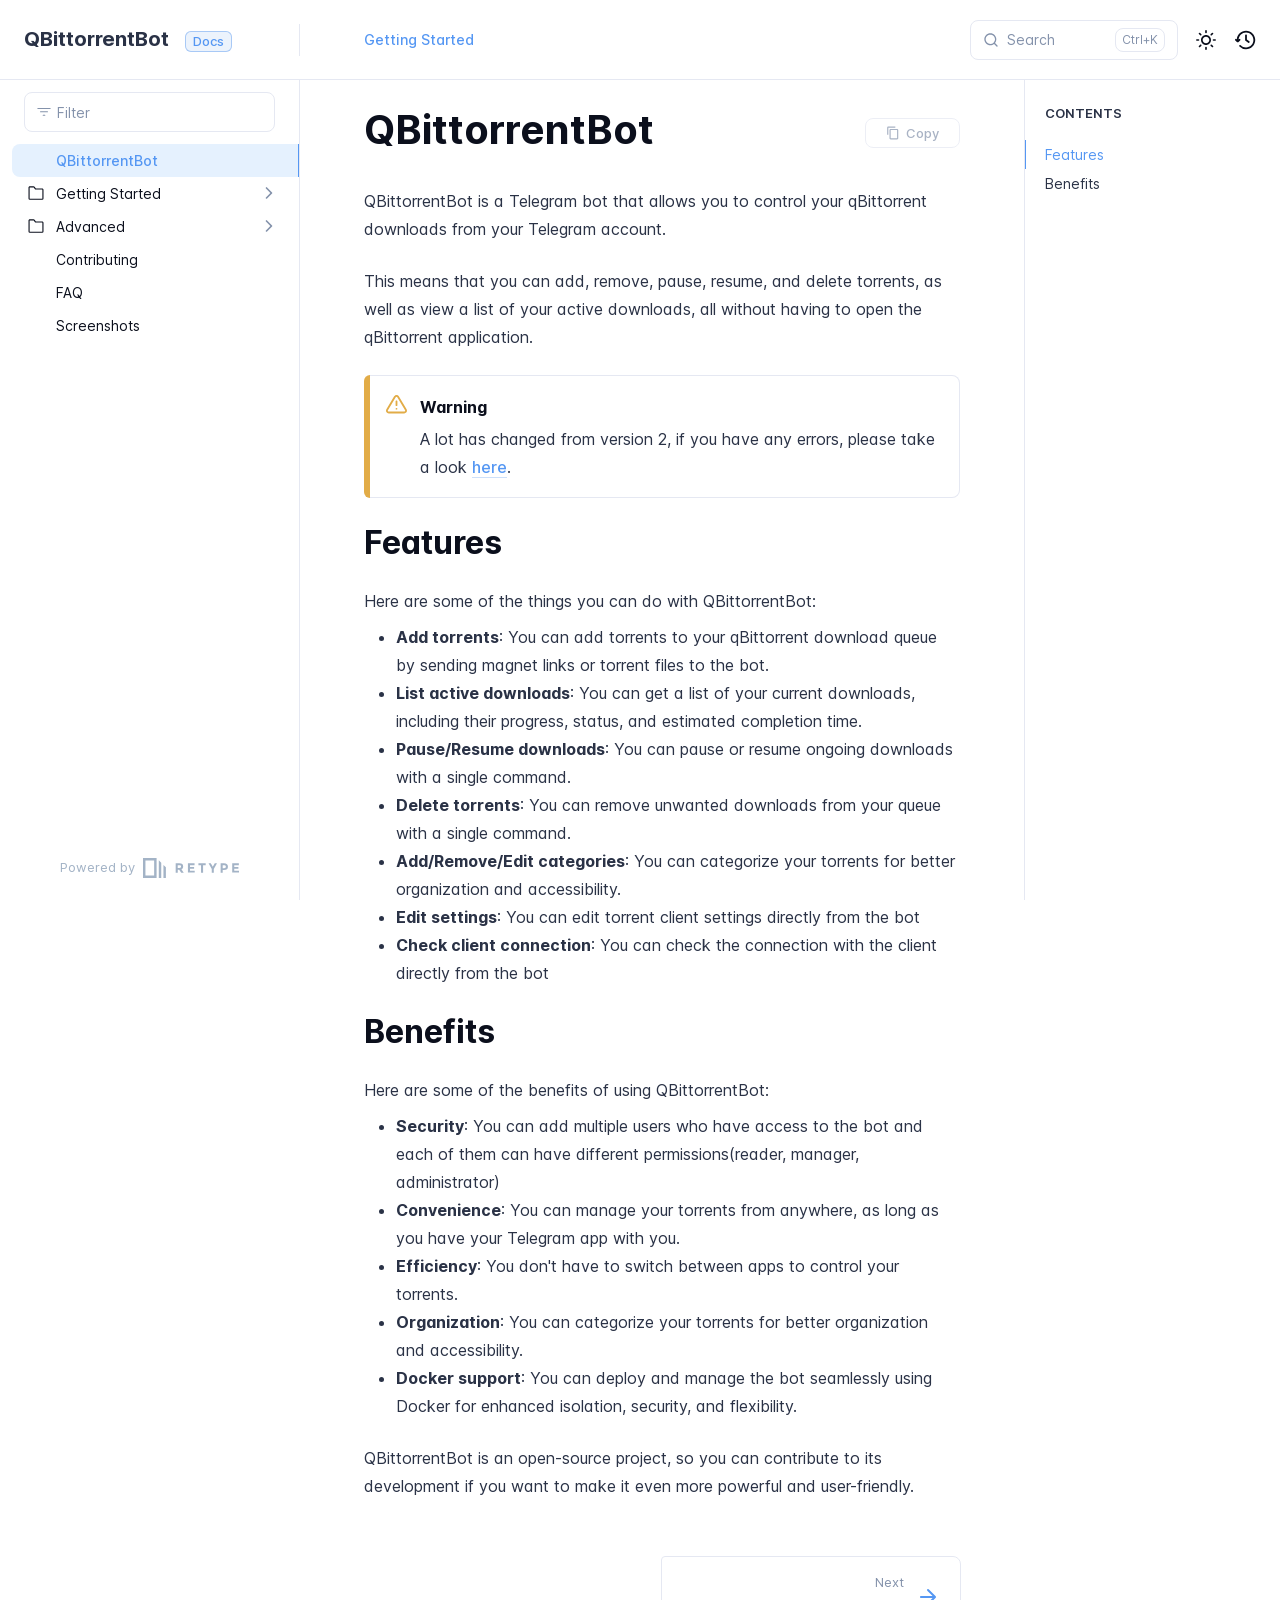
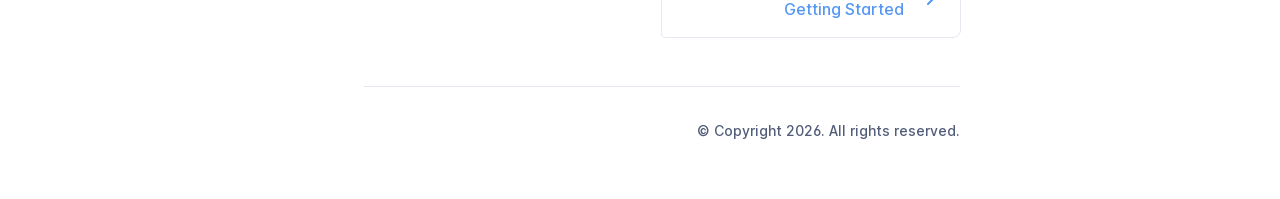
<file: index.html>
<!DOCTYPE html>
<html lang="en" class="h-full">
<head>
    <meta charset="UTF-8">
    <meta name="viewport" content="width=device-width,initial-scale=1">
    <meta name="color-scheme" content="light dark">
    <meta name="turbo-root" content="/QBittorrentBot">
    <meta name="turbo-cache-control" content="no-cache" data-turbo-track="reload" data-track-token="4.6.0.841471325305">

    <!-- See retype.com -->
    <meta name="generator" content="Retype 4.6.0">

    <!-- Primary Meta Tags -->
    <title>QBittorrentBot</title>
    <meta name="title" content="QBittorrentBot">
    <meta name="description" content="QBittorrentBot is a Telegram bot that allows you to control your qBittorrent downloads from your Telegram account.">

    <!-- Canonical -->
    <link rel="canonical" href="https://ch3p4ll3.github.io/QBittorrentBot/">
    <link rel="sitemap" type="application/xml" title="Sitemap" href="https://ch3p4ll3.github.io/QBittorrentBot/sitemap.xml">

    <!-- Open Graph -->
    <meta property="og:type" content="website">
    <meta property="og:url" content="https://ch3p4ll3.github.io/QBittorrentBot/">
    <meta property="og:title" content="QBittorrentBot">
    <meta property="og:description" content="QBittorrentBot is a Telegram bot that allows you to control your qBittorrent downloads from your Telegram account.">
    <meta property="og:site_name" content="QBittorrentBot">
    <meta property="og:locale" content="en_US">

    <!-- Twitter -->
    <meta name="twitter:card" content="summary_large_image">
    <meta name="twitter:url" content="https://ch3p4ll3.github.io/QBittorrentBot/">
    <meta name="twitter:title" content="QBittorrentBot">
    <meta name="twitter:description" content="QBittorrentBot is a Telegram bot that allows you to control your qBittorrent downloads from your Telegram account.">

    <!-- Alternate Markdown -->
    <link rel="alternate" type="text/markdown" href="https://ch3p4ll3.github.io/QBittorrentBot/index.md">

    <script data-cfasync="false">(function(){var cl=document.documentElement.classList,ls=localStorage.getItem("retype_scheme"),hd=cl.contains("dark"),hl=cl.contains("light"),wm=window.matchMedia&&window.matchMedia("(prefers-color-scheme: dark)").matches;if(ls==="dark"||(!ls&&wm&&!hd&&!hl)){cl.remove("light");cl.add("dark")}else if(ls==="light"||(!ls&&!wm&&!hd&&!hl)){cl.remove("dark");cl.add("light")}})();</script>

    <link href="resources/css/retype.css?v=4.6.0.841471325305" rel="stylesheet">

    <script data-cfasync="false" src="resources/js/config.js?v=4.6.0.841471325305" data-turbo-eval="false" defer></script>
    <script data-cfasync="false" src="resources/js/retype.js?v=4.6.0" data-turbo-eval="false" defer></script>
    <script id="lunr-js" data-cfasync="false" src="resources/js/lunr.js?v=4.6.0.841471325305" data-turbo-eval="false" defer></script>
</head>
<body>
    <div id="retype-app" class="relative text-base antialiased text-base-text bg-base-bg font-body">
    <div class="absolute bottom-0 left-0" style="top: 5rem; right: 50%"></div>

    <header id="retype-header" class="sticky top-0 z-30 flex w-full h-16 bg-header-bg border-b border-header-border md:h-20">
        <div class="container relative flex items-center justify-between pr-6 grow md:justify-start">
            <!-- Mobile menu button skeleton -->
            <button v-cloak class="skeleton retype-mobile-menu-button flex items-center justify-center shrink-0 overflow-hidden dark:text-white focus:outline-hidden rounded-full w-10 h-10 ml-3.5 md:hidden"><svg xmlns="http://www.w3.org/2000/svg" class="mb-px shrink-0" width="24" height="24" viewBox="0 0 24 24" role="presentation" style="margin-bottom: 0px;"><g fill="currentColor"><path d="M2 4h20v2H2zM2 11h20v2H2zM2 18h20v2H2z"></path></g></svg></button>
            <div v-cloak id="retype-sidebar-left-toggle-button"></div>
    
            <!-- Logo -->
            <div class="flex items-center justify-between h-full py-2 md:w-75">
                <div class="flex items-center px-2 md:px-6">
                    <a id="retype-branding-logo" href="https://ch3p4ll3.github.io/QBittorrentBot/" class="flex items-center leading-snug text-xl">
                        <span class="dark:text-white font-bold line-clamp-1 md:line-clamp-2">QBittorrentBot</span>
                    </a><span id="retype-branding-label" class="inline-flex mt-1 px-2 py-1 ml-4 text-xs font-medium leading-none items-center rounded-md bg-branding-label-bg text-branding-label-text ring-1 ring-branding-label-border ring-inset md:inline-block">Docs</span>
                </div>
    
                <span class="hidden h-8 border-r md:inline-block border-base-border"></span>
            </div>
    
            <div class="flex justify-between md:grow">
                <!-- Top Nav -->
                <nav id="retype-header-nav" class="hidden md:flex">
                    <ul class="flex flex-col mb-4 md:pl-16 md:mb-0 md:flex-row md:items-center">
                        <li class="mr-6">
                            <a class="py-2 md:mb-0 inline-flex items-center text-sm whitespace-nowrap transition-colors duration-200 ease-linear md:text-header-text font-header-text hover:text-header-text-hover" href="getting_started/">Getting Started</a>
                        </li>
    
                    </ul>
                </nav>
    
                <div v-cloak class="flex justify-end grow">
                    <div id="retype-mobile-search-button"></div>
                    <doc-search-desktop></doc-search-desktop>
    
                    <doc-theme-switch class="lg:ml-2"></doc-theme-switch>
                    <doc-history></doc-history>
                </div>
            </div>
        </div>
    </header>


    <div id="retype-container" class="container relative flex bg-white">
        <!-- Sidebar Skeleton -->
        <div v-cloak class="fixed flex flex-col shrink-0 duration-300 ease-in-out bg-sidebar-left-bg border-sidebar-left-border sidebar top-20 w-75 border-r h-screen md:sticky transition-transform skeleton">
        
            <div class="flex items-center h-16 px-6">
                <input id="retype-filter-input-mock" class="w-full h-10 pl-8 px-3 py-2 transition-colors duration-200 ease-linear bg-filter-bg border border-filter-border rounded-lg shadow-none md:text-sm hover:border-filter-border-hover focus:outline-hidden focus:border-filter-border-focus placeholder-filter-placeholder" type="text">
            </div>
        
            <div class="pl-6 mt-1 mb-4">
                <div class="w-32 h-3 mb-4 bg-skeleton-bg rounded-full loading"></div>
                <div class="w-48 h-3 mb-4 bg-skeleton-bg rounded-full loading"></div>
                <div class="w-40 h-3 mb-4 bg-skeleton-bg rounded-full loading"></div>
                <div class="w-32 h-3 mb-4 bg-skeleton-bg rounded-full loading"></div>
                <div class="w-48 h-3 mb-4 bg-skeleton-bg rounded-full loading"></div>
                <div class="w-40 h-3 mb-4 bg-skeleton-bg rounded-full loading"></div>
            </div>
        
            <div class="shrink-0 mt-auto bg-transparent dark:border-base-border">
                <a class="flex items-center justify-center flex-nowrap h-16 text-gray-350 dark:text-dark-400 hover:text-gray-600 dark:hover:text-dark-300 transition-colors duration-150 ease-in docs-powered-by" target="_blank" href="https://retype.com/" rel="noopener">
                    <span class="text-xs whitespace-nowrap">Powered by</span>
                    <svg xmlns="http://www.w3.org/2000/svg" class="ml-2" fill="currentColor" width="96" height="20" overflow="visible"><path d="M0 0v20h13.59V0H0zm11.15 17.54H2.44V2.46h8.71v15.08zM15.8 20h2.44V4.67L15.8 2.22zM20.45 6.89V20h2.44V9.34z"/><g><path d="M40.16 8.44c0 1.49-.59 2.45-1.75 2.88l2.34 3.32h-2.53l-2.04-2.96h-1.43v2.96h-2.06V5.36h3.5c1.43 0 2.46.24 3.07.73s.9 1.27.9 2.35zm-2.48 1.1c.26-.23.38-.59.38-1.09 0-.5-.13-.84-.4-1.03s-.73-.28-1.39-.28h-1.54v2.75h1.5c.72 0 1.2-.12 1.45-.35zM51.56 5.36V7.2h-4.59v1.91h4.13v1.76h-4.13v1.92h4.74v1.83h-6.79V5.36h6.64zM60.09 7.15v7.48h-2.06V7.15h-2.61V5.36h7.28v1.79h-2.61zM70.81 14.64h-2.06v-3.66l-3.19-5.61h2.23l1.99 3.45 1.99-3.45H74l-3.19 5.61v3.66zM83.99 6.19c.65.55.97 1.4.97 2.55s-.33 1.98-1 2.51-1.68.8-3.04.8h-1.23v2.59h-2.06V5.36h3.26c1.42 0 2.45.28 3.1.83zm-1.51 3.65c.25-.28.37-.69.37-1.22s-.16-.92-.48-1.14c-.32-.23-.82-.34-1.5-.34H79.7v3.12h1.38c.68 0 1.15-.14 1.4-.42zM95.85 5.36V7.2h-4.59v1.91h4.13v1.76h-4.13v1.92H96v1.83h-6.79V5.36h6.64z"/></g></svg>
                </a>
            </div>
        </div>
        
        <!-- Sidebar component -->
        <doc-sidebar v-cloak>
            <template #sidebar-footer>
                <div class="shrink-0 mt-auto border-t md:bg-transparent md:border-none dark:border-base-border">
        
                    <div class="py-3 px-6 md:hidden border-b dark:border-base-border">
                        <nav>
                            <ul class="flex flex-wrap justify-center items-center">
                                <li class="mr-6">
                                    <a class="block py-1 inline-flex items-center text-sm whitespace-nowrap transition-colors duration-200 ease-linear md:text-header-text font-header-text hover:text-header-text-hover" href="getting_started/">Getting Started</a>
                                </li>
        
                            </ul>
                        </nav>
                    </div>
        
                    <a class="flex items-center justify-center flex-nowrap h-16 text-gray-350 dark:text-dark-400 hover:text-gray-600 dark:hover:text-dark-300 transition-colors duration-150 ease-in docs-powered-by" target="_blank" href="https://retype.com/" rel="noopener">
                        <span class="text-xs whitespace-nowrap">Powered by</span>
                        <svg xmlns="http://www.w3.org/2000/svg" class="ml-2" fill="currentColor" width="96" height="20" overflow="visible"><path d="M0 0v20h13.59V0H0zm11.15 17.54H2.44V2.46h8.71v15.08zM15.8 20h2.44V4.67L15.8 2.22zM20.45 6.89V20h2.44V9.34z"/><g><path d="M40.16 8.44c0 1.49-.59 2.45-1.75 2.88l2.34 3.32h-2.53l-2.04-2.96h-1.43v2.96h-2.06V5.36h3.5c1.43 0 2.46.24 3.07.73s.9 1.27.9 2.35zm-2.48 1.1c.26-.23.38-.59.38-1.09 0-.5-.13-.84-.4-1.03s-.73-.28-1.39-.28h-1.54v2.75h1.5c.72 0 1.2-.12 1.45-.35zM51.56 5.36V7.2h-4.59v1.91h4.13v1.76h-4.13v1.92h4.74v1.83h-6.79V5.36h6.64zM60.09 7.15v7.48h-2.06V7.15h-2.61V5.36h7.28v1.79h-2.61zM70.81 14.64h-2.06v-3.66l-3.19-5.61h2.23l1.99 3.45 1.99-3.45H74l-3.19 5.61v3.66zM83.99 6.19c.65.55.97 1.4.97 2.55s-.33 1.98-1 2.51-1.68.8-3.04.8h-1.23v2.59h-2.06V5.36h3.26c1.42 0 2.45.28 3.1.83zm-1.51 3.65c.25-.28.37-.69.37-1.22s-.16-.92-.48-1.14c-.32-.23-.82-.34-1.5-.34H79.7v3.12h1.38c.68 0 1.15-.14 1.4-.42zM95.85 5.36V7.2h-4.59v1.91h4.13v1.76h-4.13v1.92H96v1.83h-6.79V5.36h6.64z"/></g></svg>
                    </a>
                </div>
            </template>
        </doc-sidebar>

        <div class="grow min-w-0 bg-body-bg">
            <!-- Render "toolbar" template here on api pages --><!-- Render page content -->
<div class="flex">
    <div id="retype-main" class="min-w-0 p-4 grow md:px-16">
        <main class="relative pb-12 lg:pt-2">
            <div class="relative retype-markdown" id="retype-content">
                <!-- Rendered if sidebar right is enabled -->
                <div id="retype-sidebar-right-toggle"></div>
                <doc-page-actions></doc-page-actions>

                <!-- Page content  -->
<h1 id="qbittorrentbot">QBittorrentBot</h1>
<p>QBittorrentBot is a Telegram bot that allows you to control your qBittorrent downloads from your Telegram account.</p>
<p>This means that you can add, remove, pause, resume, and delete torrents, as well as view a list of your active downloads, all without having to open the qBittorrent application.</p>
<div class="flex mb-6">
    <div class="shrink-0 w-1.5 rounded-tl-lg rounded-bl-lg bg-callout-warning"></div>
    <div class="flex w-full py-4 border border-l-0 rounded-tr-lg rounded-br-lg doc-callout bg-callout-base-bg border-callout-base-border" role="alert">
        <div class="flex items-center ml-4 h-7">
            <svg xmlns="http://www.w3.org/2000/svg" class="block text-callout-warning" width="22" height="22" viewBox="0 0 24 24" role="presentation">
                <g fill="currentColor"><g>
                    <path d="M22.48 15.59L14.01 1.45A2.968 2.968 0 0012.16.09c-.78-.19-1.58-.07-2.27.35-.41.25-.76.6-1.01 1.01v.01L.4 15.6c-.83 1.43-.33 3.27 1.1 4.1.45.26.95.4 1.48.4h16.95c.8-.01 1.55-.33 2.11-.9.56-.57.87-1.33.86-2.13a3.04 3.04 0 00-.42-1.48zm-1.87 2.21c-.19.19-.44.3-.69.3H2.99c-.17 0-.34-.05-.49-.13a.992.992 0 01-.37-1.35L10.6 2.48c.08-.14.2-.25.34-.33a.992.992 0 011.37.33l8.46 14.13c.09.15.13.32.13.49 0 .26-.1.51-.29.7z"></path>
                    <path d="M11.45 12.1c.55 0 1-.45 1-1v-4c0-.55-.45-1-1-1s-1 .45-1 1v4c0 .56.45 1 1 1zM11.46 14.1c-.56 0-1 .45-1 1s.45 1 1 1 1-.45 1-1-.45-1-1-1z"></path>
                </g></g>
            </svg>
        </div>
        <div class="pr-5 ml-3 w-full">
            <h5>Warning</h5>
<p>A lot has changed from version 2, if you have any errors, please take a look <a href="getting_started/migrating_to_v3/">here</a>.</p>
        </div>
    </div>
</div>
<h2 id="features">Features</h2>
<p>Here are some of the things you can do with QBittorrentBot:</p>
<ul>
<li><strong>Add torrents</strong>: You can add torrents to your qBittorrent download queue by sending magnet links or torrent files to the bot.</li>
<li><strong>List active downloads</strong>: You can get a list of your current downloads, including their progress, status, and estimated completion time.</li>
<li><strong>Pause/Resume downloads</strong>: You can pause or resume ongoing downloads with a single command.</li>
<li><strong>Delete torrents</strong>: You can remove unwanted downloads from your queue with a single command.</li>
<li><strong>Add/Remove/Edit categories</strong>: You can categorize your torrents for better organization and accessibility.</li>
<li><strong>Edit settings</strong>: You can edit torrent client settings directly from the bot</li>
<li><strong>Check client connection</strong>: You can check the connection with the client directly from the bot</li>
</ul>
<h2 id="benefits">Benefits</h2>
<p>Here are some of the benefits of using QBittorrentBot:</p>
<ul>
<li><strong>Security</strong>: You can add multiple users who have access to the bot and each of them can have different permissions(reader, manager, administrator)</li>
<li><strong>Convenience</strong>: You can manage your torrents from anywhere, as long as you have your Telegram app with you.</li>
<li><strong>Efficiency</strong>: You don&#x27;t have to switch between apps to control your torrents.</li>
<li><strong>Organization</strong>: You can categorize your torrents for better organization and accessibility.</li>
<li><strong>Docker support</strong>: You can deploy and manage the bot seamlessly using Docker for enhanced isolation, security, and flexibility.</li>
</ul>
<p>QBittorrentBot is an open-source project, so you can contribute to its development if you want to make it even more powerful and user-friendly.</p>

                
                <!-- Required only on API pages -->
                <doc-toolbar-member-filter-no-results></doc-toolbar-member-filter-no-results>
            </div>
            <footer id="retype-content-footer" class="clear-both">
            
                <nav id="retype-nextprev" class="print:hidden flex mt-14">
                    <div class="w-1/2">
                    </div>
            
                    <div class="w-1/2">
                        <a class="px-5 py-4 -mx-px h-full flex items-center justify-end break-normal font-medium text-body-link border border-base-border hover:border-base-border-hover rounded-l rounded-r-lg transition-colors duration-150 relative hover:z-5" href="getting_started/">
                            <span>
                                <span class="block text-xs font-normal text-right text-base-text-muted">Next</span>
                                <span class="block mt-1">Getting Started</span>
                            </span>
                            <svg xmlns="http://www.w3.org/2000/svg" class="ml-3" width="24" height="24" viewBox="0 0 24 24" fill="currentColor" overflow="visible"><path d="M19.92 12.38a1 1 0 00-.22-1.09l-7-7a.996.996 0 10-1.41 1.41l5.3 5.3H5c-.55 0-1 .45-1 1s.45 1 1 1h11.59l-5.29 5.29a.996.996 0 000 1.41c.19.2.44.3.7.3s.51-.1.71-.29l7-7c.09-.09.16-.21.21-.33z" /><path fill="none" d="M0 0h24v24H0z" /></svg>
                        </a>
                    </div>
                </nav>
            </footer>
        </main>

        <div id="retype-page-footer" class="print:border-none border-t border-base-border pt-6 mb-8">
            <footer class="flex flex-wrap items-center justify-between print:justify-center">
                <div id="retype-footer-links" class="print:hidden">
                    <ul class="flex flex-wrap items-center text-sm">
                    </ul>
                </div>
                <div id="retype-copyright" class="print:justify-center py-2 text-footer-text font-footer-link text-sm leading-relaxed"><p>© Copyright 2026. All rights reserved.</p></div>
            </footer>
        </div>
    </div>

    <!-- Rendered if sidebar right is enabled -->
    <!-- Sidebar right skeleton-->
    <div v-cloak class="fixed top-0 bottom-0 right-0 translate-x-full bg-sidebar-right-bg border-sidebar-right-border lg:sticky lg:border-l lg:shrink-0 lg:pt-6 lg:translate-x-0 sm:w-1/2 lg:w-64 lg:z-0 md:w-104 sidebar-right skeleton">
        <div class="pl-5">
            <div class="w-32 h-3 mb-4 bg-skeleton-bg rounded-full loading"></div>
            <div class="w-48 h-3 mb-4 bg-skeleton-bg rounded-full loading"></div>
            <div class="w-40 h-3 mb-4 bg-skeleton-bg rounded-full loading"></div>
        </div>
    </div>

    <!-- User should be able to hide sidebar right -->
    <doc-sidebar-right v-cloak></doc-sidebar-right>
</div>

        </div>
    </div>

    <doc-search-mobile></doc-search-mobile>
    <doc-back-to-top></doc-back-to-top>
</div>


    <div id="retype-overlay-target"></div>

        <script data-cfasync="false">window.__DOCS__ = { "title": "QBittorrentBot", isRoot: true, level: 0, icon: "file", hasPrism: false, hasInstagram: false, hasMermaid: false, hasMath: false, tocDepth: 23, "md": "/index.md" }</script>
</body>
</html>
</file>
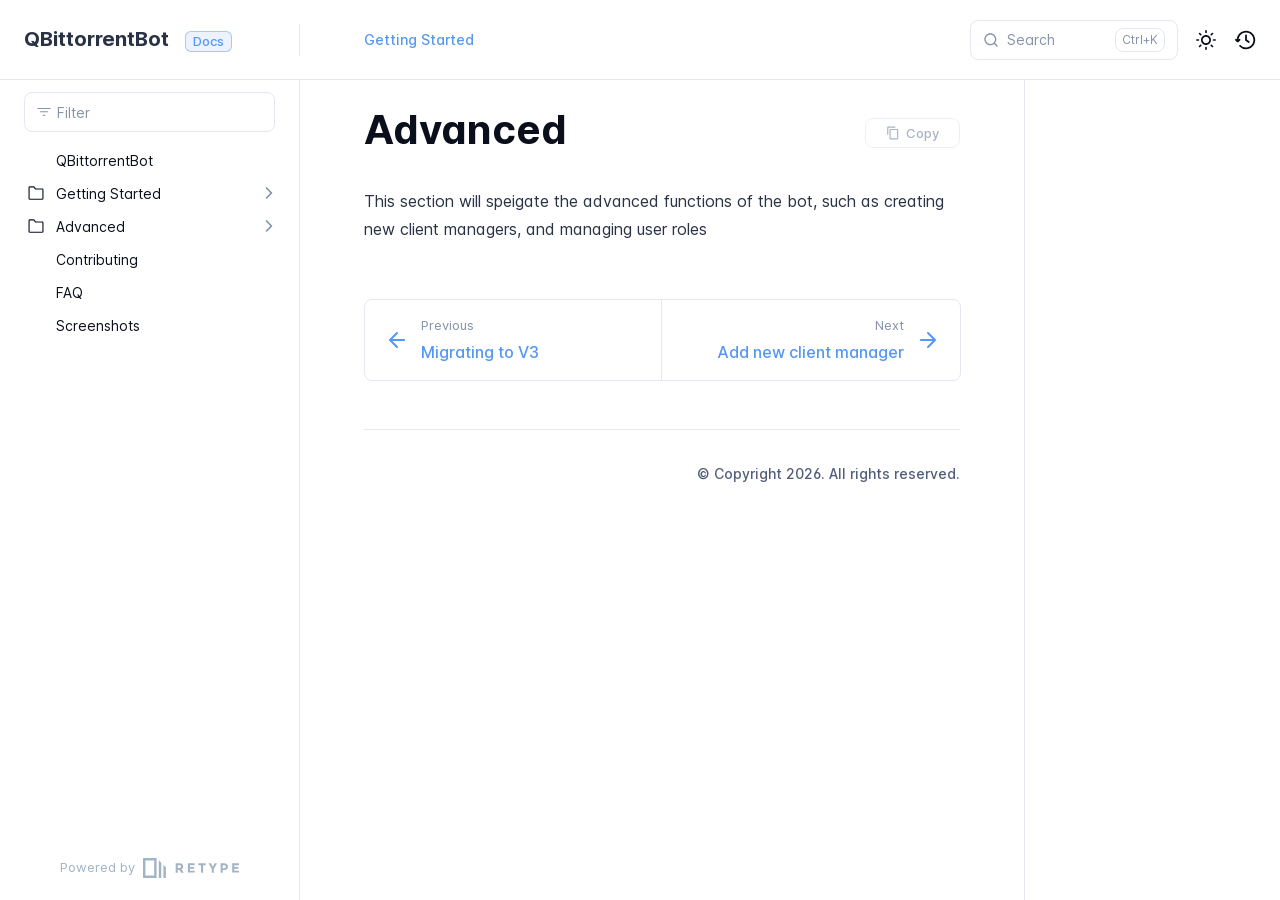
<file: advanced/index.html>
<!DOCTYPE html>
<html lang="en" class="h-full">
<head>
    <meta charset="UTF-8">
    <meta name="viewport" content="width=device-width,initial-scale=1">
    <meta name="color-scheme" content="light dark">
    <meta name="turbo-root" content="/QBittorrentBot">
    <meta name="turbo-cache-control" content="no-cache" data-turbo-track="reload" data-track-token="4.6.0.841471325305">

    <!-- See retype.com -->
    <meta name="generator" content="Retype 4.6.0">

    <!-- Primary Meta Tags -->
    <title>Advanced</title>
    <meta name="title" content="Advanced">
    <meta name="description" content="This section will speigate the advanced functions of the bot, such as creating new client managers, and managing user roles">

    <!-- Canonical -->
    <link rel="canonical" href="https://ch3p4ll3.github.io/QBittorrentBot/advanced/">
    <link rel="sitemap" type="application/xml" title="Sitemap" href="https://ch3p4ll3.github.io/QBittorrentBot/sitemap.xml">

    <!-- Open Graph -->
    <meta property="og:type" content="website">
    <meta property="og:url" content="https://ch3p4ll3.github.io/QBittorrentBot/advanced/">
    <meta property="og:title" content="Advanced">
    <meta property="og:description" content="This section will speigate the advanced functions of the bot, such as creating new client managers, and managing user roles">
    <meta property="og:site_name" content="QBittorrentBot">
    <meta property="og:locale" content="en_US">

    <!-- Twitter -->
    <meta name="twitter:card" content="summary_large_image">
    <meta name="twitter:url" content="https://ch3p4ll3.github.io/QBittorrentBot/advanced/">
    <meta name="twitter:title" content="Advanced">
    <meta name="twitter:description" content="This section will speigate the advanced functions of the bot, such as creating new client managers, and managing user roles">

    <!-- Alternate Markdown -->
    <link rel="alternate" type="text/markdown" href="https://ch3p4ll3.github.io/QBittorrentBot/advanced/index.md">

    <script data-cfasync="false">(function(){var cl=document.documentElement.classList,ls=localStorage.getItem("retype_scheme"),hd=cl.contains("dark"),hl=cl.contains("light"),wm=window.matchMedia&&window.matchMedia("(prefers-color-scheme: dark)").matches;if(ls==="dark"||(!ls&&wm&&!hd&&!hl)){cl.remove("light");cl.add("dark")}else if(ls==="light"||(!ls&&!wm&&!hd&&!hl)){cl.remove("dark");cl.add("light")}})();</script>

    <link href="../resources/css/retype.css?v=4.6.0.841471325305" rel="stylesheet">

    <script data-cfasync="false" src="../resources/js/config.js?v=4.6.0.841471325305" data-turbo-eval="false" defer></script>
    <script data-cfasync="false" src="../resources/js/retype.js?v=4.6.0" data-turbo-eval="false" defer></script>
    <script id="lunr-js" data-cfasync="false" src="../resources/js/lunr.js?v=4.6.0.841471325305" data-turbo-eval="false" defer></script>
</head>
<body>
    <div id="retype-app" class="relative text-base antialiased text-base-text bg-base-bg font-body">
    <div class="absolute bottom-0 left-0" style="top: 5rem; right: 50%"></div>

    <header id="retype-header" class="sticky top-0 z-30 flex w-full h-16 bg-header-bg border-b border-header-border md:h-20">
        <div class="container relative flex items-center justify-between pr-6 grow md:justify-start">
            <!-- Mobile menu button skeleton -->
            <button v-cloak class="skeleton retype-mobile-menu-button flex items-center justify-center shrink-0 overflow-hidden dark:text-white focus:outline-hidden rounded-full w-10 h-10 ml-3.5 md:hidden"><svg xmlns="http://www.w3.org/2000/svg" class="mb-px shrink-0" width="24" height="24" viewBox="0 0 24 24" role="presentation" style="margin-bottom: 0px;"><g fill="currentColor"><path d="M2 4h20v2H2zM2 11h20v2H2zM2 18h20v2H2z"></path></g></svg></button>
            <div v-cloak id="retype-sidebar-left-toggle-button"></div>
    
            <!-- Logo -->
            <div class="flex items-center justify-between h-full py-2 md:w-75">
                <div class="flex items-center px-2 md:px-6">
                    <a id="retype-branding-logo" href="https://ch3p4ll3.github.io/QBittorrentBot/" class="flex items-center leading-snug text-xl">
                        <span class="dark:text-white font-bold line-clamp-1 md:line-clamp-2">QBittorrentBot</span>
                    </a><span id="retype-branding-label" class="inline-flex mt-1 px-2 py-1 ml-4 text-xs font-medium leading-none items-center rounded-md bg-branding-label-bg text-branding-label-text ring-1 ring-branding-label-border ring-inset md:inline-block">Docs</span>
                </div>
    
                <span class="hidden h-8 border-r md:inline-block border-base-border"></span>
            </div>
    
            <div class="flex justify-between md:grow">
                <!-- Top Nav -->
                <nav id="retype-header-nav" class="hidden md:flex">
                    <ul class="flex flex-col mb-4 md:pl-16 md:mb-0 md:flex-row md:items-center">
                        <li class="mr-6">
                            <a class="py-2 md:mb-0 inline-flex items-center text-sm whitespace-nowrap transition-colors duration-200 ease-linear md:text-header-text font-header-text hover:text-header-text-hover" href="../getting_started/">Getting Started</a>
                        </li>
    
                    </ul>
                </nav>
    
                <div v-cloak class="flex justify-end grow">
                    <div id="retype-mobile-search-button"></div>
                    <doc-search-desktop></doc-search-desktop>
    
                    <doc-theme-switch class="lg:ml-2"></doc-theme-switch>
                    <doc-history></doc-history>
                </div>
            </div>
        </div>
    </header>


    <div id="retype-container" class="container relative flex bg-white">
        <!-- Sidebar Skeleton -->
        <div v-cloak class="fixed flex flex-col shrink-0 duration-300 ease-in-out bg-sidebar-left-bg border-sidebar-left-border sidebar top-20 w-75 border-r h-screen md:sticky transition-transform skeleton">
        
            <div class="flex items-center h-16 px-6">
                <input id="retype-filter-input-mock" class="w-full h-10 pl-8 px-3 py-2 transition-colors duration-200 ease-linear bg-filter-bg border border-filter-border rounded-lg shadow-none md:text-sm hover:border-filter-border-hover focus:outline-hidden focus:border-filter-border-focus placeholder-filter-placeholder" type="text">
            </div>
        
            <div class="pl-6 mt-1 mb-4">
                <div class="w-32 h-3 mb-4 bg-skeleton-bg rounded-full loading"></div>
                <div class="w-48 h-3 mb-4 bg-skeleton-bg rounded-full loading"></div>
                <div class="w-40 h-3 mb-4 bg-skeleton-bg rounded-full loading"></div>
                <div class="w-32 h-3 mb-4 bg-skeleton-bg rounded-full loading"></div>
                <div class="w-48 h-3 mb-4 bg-skeleton-bg rounded-full loading"></div>
                <div class="w-40 h-3 mb-4 bg-skeleton-bg rounded-full loading"></div>
            </div>
        
            <div class="shrink-0 mt-auto bg-transparent dark:border-base-border">
                <a class="flex items-center justify-center flex-nowrap h-16 text-gray-350 dark:text-dark-400 hover:text-gray-600 dark:hover:text-dark-300 transition-colors duration-150 ease-in docs-powered-by" target="_blank" href="https://retype.com/" rel="noopener">
                    <span class="text-xs whitespace-nowrap">Powered by</span>
                    <svg xmlns="http://www.w3.org/2000/svg" class="ml-2" fill="currentColor" width="96" height="20" overflow="visible"><path d="M0 0v20h13.59V0H0zm11.15 17.54H2.44V2.46h8.71v15.08zM15.8 20h2.44V4.67L15.8 2.22zM20.45 6.89V20h2.44V9.34z"/><g><path d="M40.16 8.44c0 1.49-.59 2.45-1.75 2.88l2.34 3.32h-2.53l-2.04-2.96h-1.43v2.96h-2.06V5.36h3.5c1.43 0 2.46.24 3.07.73s.9 1.27.9 2.35zm-2.48 1.1c.26-.23.38-.59.38-1.09 0-.5-.13-.84-.4-1.03s-.73-.28-1.39-.28h-1.54v2.75h1.5c.72 0 1.2-.12 1.45-.35zM51.56 5.36V7.2h-4.59v1.91h4.13v1.76h-4.13v1.92h4.74v1.83h-6.79V5.36h6.64zM60.09 7.15v7.48h-2.06V7.15h-2.61V5.36h7.28v1.79h-2.61zM70.81 14.64h-2.06v-3.66l-3.19-5.61h2.23l1.99 3.45 1.99-3.45H74l-3.19 5.61v3.66zM83.99 6.19c.65.55.97 1.4.97 2.55s-.33 1.98-1 2.51-1.68.8-3.04.8h-1.23v2.59h-2.06V5.36h3.26c1.42 0 2.45.28 3.1.83zm-1.51 3.65c.25-.28.37-.69.37-1.22s-.16-.92-.48-1.14c-.32-.23-.82-.34-1.5-.34H79.7v3.12h1.38c.68 0 1.15-.14 1.4-.42zM95.85 5.36V7.2h-4.59v1.91h4.13v1.76h-4.13v1.92H96v1.83h-6.79V5.36h6.64z"/></g></svg>
                </a>
            </div>
        </div>
        
        <!-- Sidebar component -->
        <doc-sidebar v-cloak>
            <template #sidebar-footer>
                <div class="shrink-0 mt-auto border-t md:bg-transparent md:border-none dark:border-base-border">
        
                    <div class="py-3 px-6 md:hidden border-b dark:border-base-border">
                        <nav>
                            <ul class="flex flex-wrap justify-center items-center">
                                <li class="mr-6">
                                    <a class="block py-1 inline-flex items-center text-sm whitespace-nowrap transition-colors duration-200 ease-linear md:text-header-text font-header-text hover:text-header-text-hover" href="../getting_started/">Getting Started</a>
                                </li>
        
                            </ul>
                        </nav>
                    </div>
        
                    <a class="flex items-center justify-center flex-nowrap h-16 text-gray-350 dark:text-dark-400 hover:text-gray-600 dark:hover:text-dark-300 transition-colors duration-150 ease-in docs-powered-by" target="_blank" href="https://retype.com/" rel="noopener">
                        <span class="text-xs whitespace-nowrap">Powered by</span>
                        <svg xmlns="http://www.w3.org/2000/svg" class="ml-2" fill="currentColor" width="96" height="20" overflow="visible"><path d="M0 0v20h13.59V0H0zm11.15 17.54H2.44V2.46h8.71v15.08zM15.8 20h2.44V4.67L15.8 2.22zM20.45 6.89V20h2.44V9.34z"/><g><path d="M40.16 8.44c0 1.49-.59 2.45-1.75 2.88l2.34 3.32h-2.53l-2.04-2.96h-1.43v2.96h-2.06V5.36h3.5c1.43 0 2.46.24 3.07.73s.9 1.27.9 2.35zm-2.48 1.1c.26-.23.38-.59.38-1.09 0-.5-.13-.84-.4-1.03s-.73-.28-1.39-.28h-1.54v2.75h1.5c.72 0 1.2-.12 1.45-.35zM51.56 5.36V7.2h-4.59v1.91h4.13v1.76h-4.13v1.92h4.74v1.83h-6.79V5.36h6.64zM60.09 7.15v7.48h-2.06V7.15h-2.61V5.36h7.28v1.79h-2.61zM70.81 14.64h-2.06v-3.66l-3.19-5.61h2.23l1.99 3.45 1.99-3.45H74l-3.19 5.61v3.66zM83.99 6.19c.65.55.97 1.4.97 2.55s-.33 1.98-1 2.51-1.68.8-3.04.8h-1.23v2.59h-2.06V5.36h3.26c1.42 0 2.45.28 3.1.83zm-1.51 3.65c.25-.28.37-.69.37-1.22s-.16-.92-.48-1.14c-.32-.23-.82-.34-1.5-.34H79.7v3.12h1.38c.68 0 1.15-.14 1.4-.42zM95.85 5.36V7.2h-4.59v1.91h4.13v1.76h-4.13v1.92H96v1.83h-6.79V5.36h6.64z"/></g></svg>
                    </a>
                </div>
            </template>
        </doc-sidebar>

        <div class="grow min-w-0 bg-body-bg">
            <!-- Render "toolbar" template here on api pages --><!-- Render page content -->
<div class="flex">
    <div id="retype-main" class="min-w-0 p-4 grow md:px-16">
        <main class="relative pb-12 lg:pt-2">
            <div class="relative retype-markdown" id="retype-content">
                <!-- Rendered if sidebar right is enabled -->
                <div id="retype-sidebar-right-toggle"></div>
                <doc-page-actions></doc-page-actions>

                <!-- Page content  -->
<h1 id="advanced">Advanced</h1>
<p>This section will speigate the advanced functions of the bot, such as creating new client managers, and managing user roles</p>

                
                <!-- Required only on API pages -->
                <doc-toolbar-member-filter-no-results></doc-toolbar-member-filter-no-results>
            </div>
            <footer id="retype-content-footer" class="clear-both">
            
                <nav id="retype-nextprev" class="print:hidden flex mt-14">
                    <div class="w-1/2">
                        <a class="px-5 py-4 h-full flex items-center break-normal font-medium text-body-link border border-base-border hover:border-base-border-hover rounded-l-lg transition-colors duration-150 relative hover:z-5" href="../getting_started/migrating_to_v3/">
                            <svg xmlns="http://www.w3.org/2000/svg" class="mr-3" width="24" height="24" viewBox="0 0 24 24" fill="currentColor" overflow="visible"><path d="M19 11H7.41l5.29-5.29a.996.996 0 10-1.41-1.41l-7 7a1 1 0 000 1.42l7 7a1.024 1.024 0 001.42-.01.996.996 0 000-1.41L7.41 13H19c.55 0 1-.45 1-1s-.45-1-1-1z" /><path fill="none" d="M0 0h24v24H0z" /></svg>
                            <span>
                                <span class="block text-xs font-normal text-base-text-muted">Previous</span>
                                <span class="block mt-1">Migrating to V​3</span>
                            </span>
                        </a>
                    </div>
            
                    <div class="w-1/2">
                        <a class="px-5 py-4 -mx-px h-full flex items-center justify-end break-normal font-medium text-body-link border border-base-border hover:border-base-border-hover rounded-r-lg transition-colors duration-150 relative hover:z-5" href="../advanced/add_new_client_manager/">
                            <span>
                                <span class="block text-xs font-normal text-right text-base-text-muted">Next</span>
                                <span class="block mt-1">Add new client manager</span>
                            </span>
                            <svg xmlns="http://www.w3.org/2000/svg" class="ml-3" width="24" height="24" viewBox="0 0 24 24" fill="currentColor" overflow="visible"><path d="M19.92 12.38a1 1 0 00-.22-1.09l-7-7a.996.996 0 10-1.41 1.41l5.3 5.3H5c-.55 0-1 .45-1 1s.45 1 1 1h11.59l-5.29 5.29a.996.996 0 000 1.41c.19.2.44.3.7.3s.51-.1.71-.29l7-7c.09-.09.16-.21.21-.33z" /><path fill="none" d="M0 0h24v24H0z" /></svg>
                        </a>
                    </div>
                </nav>
            </footer>
        </main>

        <div id="retype-page-footer" class="print:border-none border-t border-base-border pt-6 mb-8">
            <footer class="flex flex-wrap items-center justify-between print:justify-center">
                <div id="retype-footer-links" class="print:hidden">
                    <ul class="flex flex-wrap items-center text-sm">
                    </ul>
                </div>
                <div id="retype-copyright" class="print:justify-center py-2 text-footer-text font-footer-link text-sm leading-relaxed"><p>© Copyright 2026. All rights reserved.</p></div>
            </footer>
        </div>
    </div>

    <!-- Rendered if sidebar right is enabled -->
    <!-- Sidebar right skeleton-->
    <div v-cloak class="fixed top-0 bottom-0 right-0 translate-x-full bg-sidebar-right-bg border-sidebar-right-border lg:sticky lg:border-l lg:shrink-0 lg:pt-6 lg:translate-x-0 sm:w-1/2 lg:w-64 lg:z-0 md:w-104 sidebar-right skeleton">
        <div class="pl-5">
            <div class="w-32 h-3 mb-4 bg-skeleton-bg rounded-full loading"></div>
            <div class="w-48 h-3 mb-4 bg-skeleton-bg rounded-full loading"></div>
            <div class="w-40 h-3 mb-4 bg-skeleton-bg rounded-full loading"></div>
        </div>
    </div>

    <!-- User should be able to hide sidebar right -->
    <doc-sidebar-right v-cloak></doc-sidebar-right>
</div>

        </div>
    </div>

    <doc-search-mobile></doc-search-mobile>
    <doc-back-to-top></doc-back-to-top>
</div>


    <div id="retype-overlay-target"></div>

        <script data-cfasync="false">window.__DOCS__ = { "title": "Advanced", level: 1, icon: "file", hasPrism: false, hasInstagram: false, hasMermaid: false, hasMath: false, tocDepth: 23, "md": "/advanced/index.md" }</script>
</body>
</html>
</file>
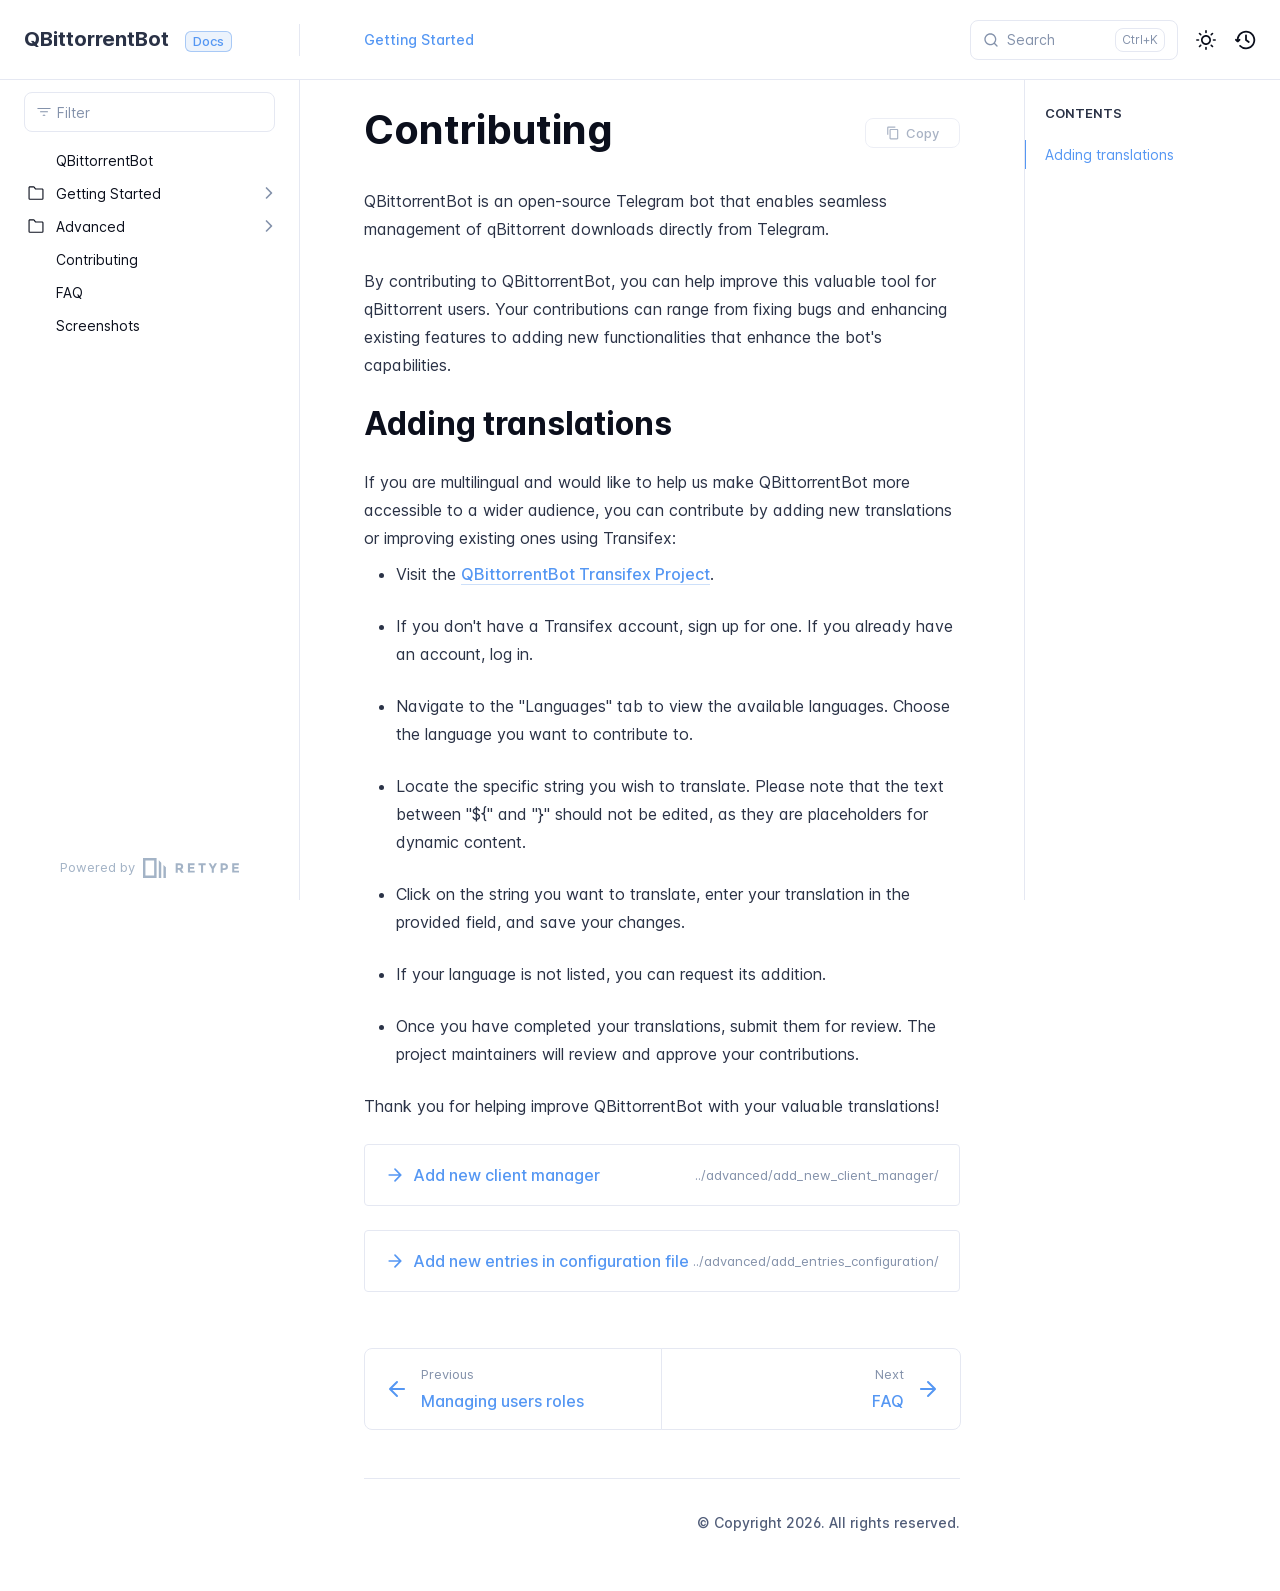
<file: contributing/index.html>
<!DOCTYPE html>
<html lang="en" class="h-full">
<head>
    <meta charset="UTF-8">
    <meta name="viewport" content="width=device-width,initial-scale=1">
    <meta name="color-scheme" content="light dark">
    <meta name="turbo-root" content="/QBittorrentBot">
    <meta name="turbo-cache-control" content="no-cache" data-turbo-track="reload" data-track-token="4.6.0.841471325305">

    <!-- See retype.com -->
    <meta name="generator" content="Retype 4.6.0">

    <!-- Primary Meta Tags -->
    <title>Contributing</title>
    <meta name="title" content="Contributing">
    <meta name="description" content="QBittorrentBot is an open-source Telegram bot that enables seamless management of qBittorrent downloads directly from Telegram.">

    <!-- Canonical -->
    <link rel="canonical" href="https://ch3p4ll3.github.io/QBittorrentBot/contributing/">
    <link rel="sitemap" type="application/xml" title="Sitemap" href="https://ch3p4ll3.github.io/QBittorrentBot/sitemap.xml">

    <!-- Open Graph -->
    <meta property="og:type" content="website">
    <meta property="og:url" content="https://ch3p4ll3.github.io/QBittorrentBot/contributing/">
    <meta property="og:title" content="Contributing">
    <meta property="og:description" content="QBittorrentBot is an open-source Telegram bot that enables seamless management of qBittorrent downloads directly from Telegram.">
    <meta property="og:site_name" content="QBittorrentBot">
    <meta property="og:locale" content="en_US">

    <!-- Twitter -->
    <meta name="twitter:card" content="summary_large_image">
    <meta name="twitter:url" content="https://ch3p4ll3.github.io/QBittorrentBot/contributing/">
    <meta name="twitter:title" content="Contributing">
    <meta name="twitter:description" content="QBittorrentBot is an open-source Telegram bot that enables seamless management of qBittorrent downloads directly from Telegram.">

    <!-- Alternate Markdown -->
    <link rel="alternate" type="text/markdown" href="https://ch3p4ll3.github.io/QBittorrentBot/contributing.md">

    <script data-cfasync="false">(function(){var cl=document.documentElement.classList,ls=localStorage.getItem("retype_scheme"),hd=cl.contains("dark"),hl=cl.contains("light"),wm=window.matchMedia&&window.matchMedia("(prefers-color-scheme: dark)").matches;if(ls==="dark"||(!ls&&wm&&!hd&&!hl)){cl.remove("light");cl.add("dark")}else if(ls==="light"||(!ls&&!wm&&!hd&&!hl)){cl.remove("dark");cl.add("light")}})();</script>

    <link href="../resources/css/retype.css?v=4.6.0.841471325305" rel="stylesheet">

    <script data-cfasync="false" src="../resources/js/config.js?v=4.6.0.841471325305" data-turbo-eval="false" defer></script>
    <script data-cfasync="false" src="../resources/js/retype.js?v=4.6.0" data-turbo-eval="false" defer></script>
    <script id="lunr-js" data-cfasync="false" src="../resources/js/lunr.js?v=4.6.0.841471325305" data-turbo-eval="false" defer></script>
</head>
<body>
    <div id="retype-app" class="relative text-base antialiased text-base-text bg-base-bg font-body">
    <div class="absolute bottom-0 left-0" style="top: 5rem; right: 50%"></div>

    <header id="retype-header" class="sticky top-0 z-30 flex w-full h-16 bg-header-bg border-b border-header-border md:h-20">
        <div class="container relative flex items-center justify-between pr-6 grow md:justify-start">
            <!-- Mobile menu button skeleton -->
            <button v-cloak class="skeleton retype-mobile-menu-button flex items-center justify-center shrink-0 overflow-hidden dark:text-white focus:outline-hidden rounded-full w-10 h-10 ml-3.5 md:hidden"><svg xmlns="http://www.w3.org/2000/svg" class="mb-px shrink-0" width="24" height="24" viewBox="0 0 24 24" role="presentation" style="margin-bottom: 0px;"><g fill="currentColor"><path d="M2 4h20v2H2zM2 11h20v2H2zM2 18h20v2H2z"></path></g></svg></button>
            <div v-cloak id="retype-sidebar-left-toggle-button"></div>
    
            <!-- Logo -->
            <div class="flex items-center justify-between h-full py-2 md:w-75">
                <div class="flex items-center px-2 md:px-6">
                    <a id="retype-branding-logo" href="https://ch3p4ll3.github.io/QBittorrentBot/" class="flex items-center leading-snug text-xl">
                        <span class="dark:text-white font-bold line-clamp-1 md:line-clamp-2">QBittorrentBot</span>
                    </a><span id="retype-branding-label" class="inline-flex mt-1 px-2 py-1 ml-4 text-xs font-medium leading-none items-center rounded-md bg-branding-label-bg text-branding-label-text ring-1 ring-branding-label-border ring-inset md:inline-block">Docs</span>
                </div>
    
                <span class="hidden h-8 border-r md:inline-block border-base-border"></span>
            </div>
    
            <div class="flex justify-between md:grow">
                <!-- Top Nav -->
                <nav id="retype-header-nav" class="hidden md:flex">
                    <ul class="flex flex-col mb-4 md:pl-16 md:mb-0 md:flex-row md:items-center">
                        <li class="mr-6">
                            <a class="py-2 md:mb-0 inline-flex items-center text-sm whitespace-nowrap transition-colors duration-200 ease-linear md:text-header-text font-header-text hover:text-header-text-hover" href="../getting_started/">Getting Started</a>
                        </li>
    
                    </ul>
                </nav>
    
                <div v-cloak class="flex justify-end grow">
                    <div id="retype-mobile-search-button"></div>
                    <doc-search-desktop></doc-search-desktop>
    
                    <doc-theme-switch class="lg:ml-2"></doc-theme-switch>
                    <doc-history></doc-history>
                </div>
            </div>
        </div>
    </header>


    <div id="retype-container" class="container relative flex bg-white">
        <!-- Sidebar Skeleton -->
        <div v-cloak class="fixed flex flex-col shrink-0 duration-300 ease-in-out bg-sidebar-left-bg border-sidebar-left-border sidebar top-20 w-75 border-r h-screen md:sticky transition-transform skeleton">
        
            <div class="flex items-center h-16 px-6">
                <input id="retype-filter-input-mock" class="w-full h-10 pl-8 px-3 py-2 transition-colors duration-200 ease-linear bg-filter-bg border border-filter-border rounded-lg shadow-none md:text-sm hover:border-filter-border-hover focus:outline-hidden focus:border-filter-border-focus placeholder-filter-placeholder" type="text">
            </div>
        
            <div class="pl-6 mt-1 mb-4">
                <div class="w-32 h-3 mb-4 bg-skeleton-bg rounded-full loading"></div>
                <div class="w-48 h-3 mb-4 bg-skeleton-bg rounded-full loading"></div>
                <div class="w-40 h-3 mb-4 bg-skeleton-bg rounded-full loading"></div>
                <div class="w-32 h-3 mb-4 bg-skeleton-bg rounded-full loading"></div>
                <div class="w-48 h-3 mb-4 bg-skeleton-bg rounded-full loading"></div>
                <div class="w-40 h-3 mb-4 bg-skeleton-bg rounded-full loading"></div>
            </div>
        
            <div class="shrink-0 mt-auto bg-transparent dark:border-base-border">
                <a class="flex items-center justify-center flex-nowrap h-16 text-gray-350 dark:text-dark-400 hover:text-gray-600 dark:hover:text-dark-300 transition-colors duration-150 ease-in docs-powered-by" target="_blank" href="https://retype.com/" rel="noopener">
                    <span class="text-xs whitespace-nowrap">Powered by</span>
                    <svg xmlns="http://www.w3.org/2000/svg" class="ml-2" fill="currentColor" width="96" height="20" overflow="visible"><path d="M0 0v20h13.59V0H0zm11.15 17.54H2.44V2.46h8.71v15.08zM15.8 20h2.44V4.67L15.8 2.22zM20.45 6.89V20h2.44V9.34z"/><g><path d="M40.16 8.44c0 1.49-.59 2.45-1.75 2.88l2.34 3.32h-2.53l-2.04-2.96h-1.43v2.96h-2.06V5.36h3.5c1.43 0 2.46.24 3.07.73s.9 1.27.9 2.35zm-2.48 1.1c.26-.23.38-.59.38-1.09 0-.5-.13-.84-.4-1.03s-.73-.28-1.39-.28h-1.54v2.75h1.5c.72 0 1.2-.12 1.45-.35zM51.56 5.36V7.2h-4.59v1.91h4.13v1.76h-4.13v1.92h4.74v1.83h-6.79V5.36h6.64zM60.09 7.15v7.48h-2.06V7.15h-2.61V5.36h7.28v1.79h-2.61zM70.81 14.64h-2.06v-3.66l-3.19-5.61h2.23l1.99 3.45 1.99-3.45H74l-3.19 5.61v3.66zM83.99 6.19c.65.55.97 1.4.97 2.55s-.33 1.98-1 2.51-1.68.8-3.04.8h-1.23v2.59h-2.06V5.36h3.26c1.42 0 2.45.28 3.1.83zm-1.51 3.65c.25-.28.37-.69.37-1.22s-.16-.92-.48-1.14c-.32-.23-.82-.34-1.5-.34H79.7v3.12h1.38c.68 0 1.15-.14 1.4-.42zM95.85 5.36V7.2h-4.59v1.91h4.13v1.76h-4.13v1.92H96v1.83h-6.79V5.36h6.64z"/></g></svg>
                </a>
            </div>
        </div>
        
        <!-- Sidebar component -->
        <doc-sidebar v-cloak>
            <template #sidebar-footer>
                <div class="shrink-0 mt-auto border-t md:bg-transparent md:border-none dark:border-base-border">
        
                    <div class="py-3 px-6 md:hidden border-b dark:border-base-border">
                        <nav>
                            <ul class="flex flex-wrap justify-center items-center">
                                <li class="mr-6">
                                    <a class="block py-1 inline-flex items-center text-sm whitespace-nowrap transition-colors duration-200 ease-linear md:text-header-text font-header-text hover:text-header-text-hover" href="../getting_started/">Getting Started</a>
                                </li>
        
                            </ul>
                        </nav>
                    </div>
        
                    <a class="flex items-center justify-center flex-nowrap h-16 text-gray-350 dark:text-dark-400 hover:text-gray-600 dark:hover:text-dark-300 transition-colors duration-150 ease-in docs-powered-by" target="_blank" href="https://retype.com/" rel="noopener">
                        <span class="text-xs whitespace-nowrap">Powered by</span>
                        <svg xmlns="http://www.w3.org/2000/svg" class="ml-2" fill="currentColor" width="96" height="20" overflow="visible"><path d="M0 0v20h13.59V0H0zm11.15 17.54H2.44V2.46h8.71v15.08zM15.8 20h2.44V4.67L15.8 2.22zM20.45 6.89V20h2.44V9.34z"/><g><path d="M40.16 8.44c0 1.49-.59 2.45-1.75 2.88l2.34 3.32h-2.53l-2.04-2.96h-1.43v2.96h-2.06V5.36h3.5c1.43 0 2.46.24 3.07.73s.9 1.27.9 2.35zm-2.48 1.1c.26-.23.38-.59.38-1.09 0-.5-.13-.84-.4-1.03s-.73-.28-1.39-.28h-1.54v2.75h1.5c.72 0 1.2-.12 1.45-.35zM51.56 5.36V7.2h-4.59v1.91h4.13v1.76h-4.13v1.92h4.74v1.83h-6.79V5.36h6.64zM60.09 7.15v7.48h-2.06V7.15h-2.61V5.36h7.28v1.79h-2.61zM70.81 14.64h-2.06v-3.66l-3.19-5.61h2.23l1.99 3.45 1.99-3.45H74l-3.19 5.61v3.66zM83.99 6.19c.65.55.97 1.4.97 2.55s-.33 1.98-1 2.51-1.68.8-3.04.8h-1.23v2.59h-2.06V5.36h3.26c1.42 0 2.45.28 3.1.83zm-1.51 3.65c.25-.28.37-.69.37-1.22s-.16-.92-.48-1.14c-.32-.23-.82-.34-1.5-.34H79.7v3.12h1.38c.68 0 1.15-.14 1.4-.42zM95.85 5.36V7.2h-4.59v1.91h4.13v1.76h-4.13v1.92H96v1.83h-6.79V5.36h6.64z"/></g></svg>
                    </a>
                </div>
            </template>
        </doc-sidebar>

        <div class="grow min-w-0 bg-body-bg">
            <!-- Render "toolbar" template here on api pages --><!-- Render page content -->
<div class="flex">
    <div id="retype-main" class="min-w-0 p-4 grow md:px-16">
        <main class="relative pb-12 lg:pt-2">
            <div class="relative retype-markdown" id="retype-content">
                <!-- Rendered if sidebar right is enabled -->
                <div id="retype-sidebar-right-toggle"></div>
                <doc-page-actions></doc-page-actions>

                <!-- Page content  -->
<h1 id="contributing">Contributing</h1>
<p>QBittorrentBot is an open-source Telegram bot that enables seamless management of qBittorrent downloads directly from Telegram.</p>
<p>By contributing to QBittorrentBot, you can help improve this valuable tool for qBittorrent users. Your contributions can range from fixing bugs and enhancing existing features to adding new functionalities that enhance the bot&#x27;s capabilities.</p>
<h2 id="adding-translations">Adding translations</h2>
<p>If you are multilingual and would like to help us make QBittorrentBot more accessible to a wider audience, you can contribute by adding new translations or improving existing ones using Transifex:</p>
<ul>
<li>
<p>Visit the <a href="https://app.transifex.com/ch3p4ll3/qbittorrent-bot/">QBittorrentBot Transifex Project</a>.</p>
</li>
<li>
<p>If you don&#x27;t have a Transifex account, sign up for one. If you already have an account, log in.</p>
</li>
<li>
<p>Navigate to the &quot;Languages&quot; tab to view the available languages. Choose the language you want to contribute to.</p>
</li>
<li>
<p>Locate the specific string you wish to translate. Please note that the text between &quot;${&quot; and &quot;}&quot; should not be edited, as they are placeholders for dynamic content.</p>
</li>
<li>
<p>Click on the string you want to translate, enter your translation in the provided field, and save your changes.</p>
</li>
<li>
<p>If your language is not listed, you can request its addition.</p>
</li>
<li>
<p>Once you have completed your translations, submit them for review. The project maintainers will review and approve your contributions.</p>
</li>
</ul>
<p>Thank you for helping improve QBittorrentBot with your valuable translations!</p>
<p>
<div class="mb-6 px-5 py-4 flex justify-between relative border border-base-border hover:border-base-border-hover rounded transition-colors duration-150">
    <div class="flex items-center text-base-500">
        <span class="inline-flex items-center justify-center leading-none">
            <svg xmlns="http://www.w3.org/2000/svg" class="block shrink-0" width="20" height="20" viewBox="0 0 24 24" role="presentation" fill="currentColor"><path fill="none" d="M0 0h24v24H0z"/><path d="M19.92 12.38a1 1 0 00-.22-1.09l-7-7a.996.996 0 10-1.41 1.41l5.3 5.3H5c-.55 0-1 .45-1 1s.45 1 1 1h11.59l-5.29 5.29a.996.996 0 000 1.41c.19.2.44.3.7.3s.51-.1.71-.29l7-7c.09-.09.16-.21.21-.33z"/></svg>
        </span>
        <span class="inline-block font-medium ml-2">Add new client manager</span>
    </div>
    <div class="flex items-center text-xs text-gray-400 dark:text-dark-400">
        <span>../advanced/add_new_client_manager/</span>
    </div>
    <a href="../advanced/add_new_client_manager/" class="absolute block inset-0"></a>
</div>
<div class="mb-6 px-5 py-4 flex justify-between relative border border-base-border hover:border-base-border-hover rounded transition-colors duration-150">
    <div class="flex items-center text-base-500">
        <span class="inline-flex items-center justify-center leading-none">
            <svg xmlns="http://www.w3.org/2000/svg" class="block shrink-0" width="20" height="20" viewBox="0 0 24 24" role="presentation" fill="currentColor"><path fill="none" d="M0 0h24v24H0z"/><path d="M19.92 12.38a1 1 0 00-.22-1.09l-7-7a.996.996 0 10-1.41 1.41l5.3 5.3H5c-.55 0-1 .45-1 1s.45 1 1 1h11.59l-5.29 5.29a.996.996 0 000 1.41c.19.2.44.3.7.3s.51-.1.71-.29l7-7c.09-.09.16-.21.21-.33z"/></svg>
        </span>
        <span class="inline-block font-medium ml-2">Add new entries in configuration file</span>
    </div>
    <div class="flex items-center text-xs text-gray-400 dark:text-dark-400">
        <span>../advanced/add_entries_configuration/</span>
    </div>
    <a href="../advanced/add_entries_configuration/" class="absolute block inset-0"></a>
</div>
</p>

                
                <!-- Required only on API pages -->
                <doc-toolbar-member-filter-no-results></doc-toolbar-member-filter-no-results>
            </div>
            <footer id="retype-content-footer" class="clear-both">
            
                <nav id="retype-nextprev" class="print:hidden flex mt-14">
                    <div class="w-1/2">
                        <a class="px-5 py-4 h-full flex items-center break-normal font-medium text-body-link border border-base-border hover:border-base-border-hover rounded-l-lg transition-colors duration-150 relative hover:z-5" href="../advanced/manager_user_roles/">
                            <svg xmlns="http://www.w3.org/2000/svg" class="mr-3" width="24" height="24" viewBox="0 0 24 24" fill="currentColor" overflow="visible"><path d="M19 11H7.41l5.29-5.29a.996.996 0 10-1.41-1.41l-7 7a1 1 0 000 1.42l7 7a1.024 1.024 0 001.42-.01.996.996 0 000-1.41L7.41 13H19c.55 0 1-.45 1-1s-.45-1-1-1z" /><path fill="none" d="M0 0h24v24H0z" /></svg>
                            <span>
                                <span class="block text-xs font-normal text-base-text-muted">Previous</span>
                                <span class="block mt-1">Managing users roles</span>
                            </span>
                        </a>
                    </div>
            
                    <div class="w-1/2">
                        <a class="px-5 py-4 -mx-px h-full flex items-center justify-end break-normal font-medium text-body-link border border-base-border hover:border-base-border-hover rounded-r-lg transition-colors duration-150 relative hover:z-5" href="../faq/">
                            <span>
                                <span class="block text-xs font-normal text-right text-base-text-muted">Next</span>
                                <span class="block mt-1">FAQ</span>
                            </span>
                            <svg xmlns="http://www.w3.org/2000/svg" class="ml-3" width="24" height="24" viewBox="0 0 24 24" fill="currentColor" overflow="visible"><path d="M19.92 12.38a1 1 0 00-.22-1.09l-7-7a.996.996 0 10-1.41 1.41l5.3 5.3H5c-.55 0-1 .45-1 1s.45 1 1 1h11.59l-5.29 5.29a.996.996 0 000 1.41c.19.2.44.3.7.3s.51-.1.71-.29l7-7c.09-.09.16-.21.21-.33z" /><path fill="none" d="M0 0h24v24H0z" /></svg>
                        </a>
                    </div>
                </nav>
            </footer>
        </main>

        <div id="retype-page-footer" class="print:border-none border-t border-base-border pt-6 mb-8">
            <footer class="flex flex-wrap items-center justify-between print:justify-center">
                <div id="retype-footer-links" class="print:hidden">
                    <ul class="flex flex-wrap items-center text-sm">
                    </ul>
                </div>
                <div id="retype-copyright" class="print:justify-center py-2 text-footer-text font-footer-link text-sm leading-relaxed"><p>© Copyright 2026. All rights reserved.</p></div>
            </footer>
        </div>
    </div>

    <!-- Rendered if sidebar right is enabled -->
    <!-- Sidebar right skeleton-->
    <div v-cloak class="fixed top-0 bottom-0 right-0 translate-x-full bg-sidebar-right-bg border-sidebar-right-border lg:sticky lg:border-l lg:shrink-0 lg:pt-6 lg:translate-x-0 sm:w-1/2 lg:w-64 lg:z-0 md:w-104 sidebar-right skeleton">
        <div class="pl-5">
            <div class="w-32 h-3 mb-4 bg-skeleton-bg rounded-full loading"></div>
            <div class="w-48 h-3 mb-4 bg-skeleton-bg rounded-full loading"></div>
            <div class="w-40 h-3 mb-4 bg-skeleton-bg rounded-full loading"></div>
        </div>
    </div>

    <!-- User should be able to hide sidebar right -->
    <doc-sidebar-right v-cloak></doc-sidebar-right>
</div>

        </div>
    </div>

    <doc-search-mobile></doc-search-mobile>
    <doc-back-to-top></doc-back-to-top>
</div>


    <div id="retype-overlay-target"></div>

        <script data-cfasync="false">window.__DOCS__ = { "title": "Contributing", level: 1, icon: "file", hasPrism: false, hasInstagram: false, hasMermaid: false, hasMath: false, tocDepth: 23, "md": "/contributing.md" }</script>
</body>
</html>
</file>
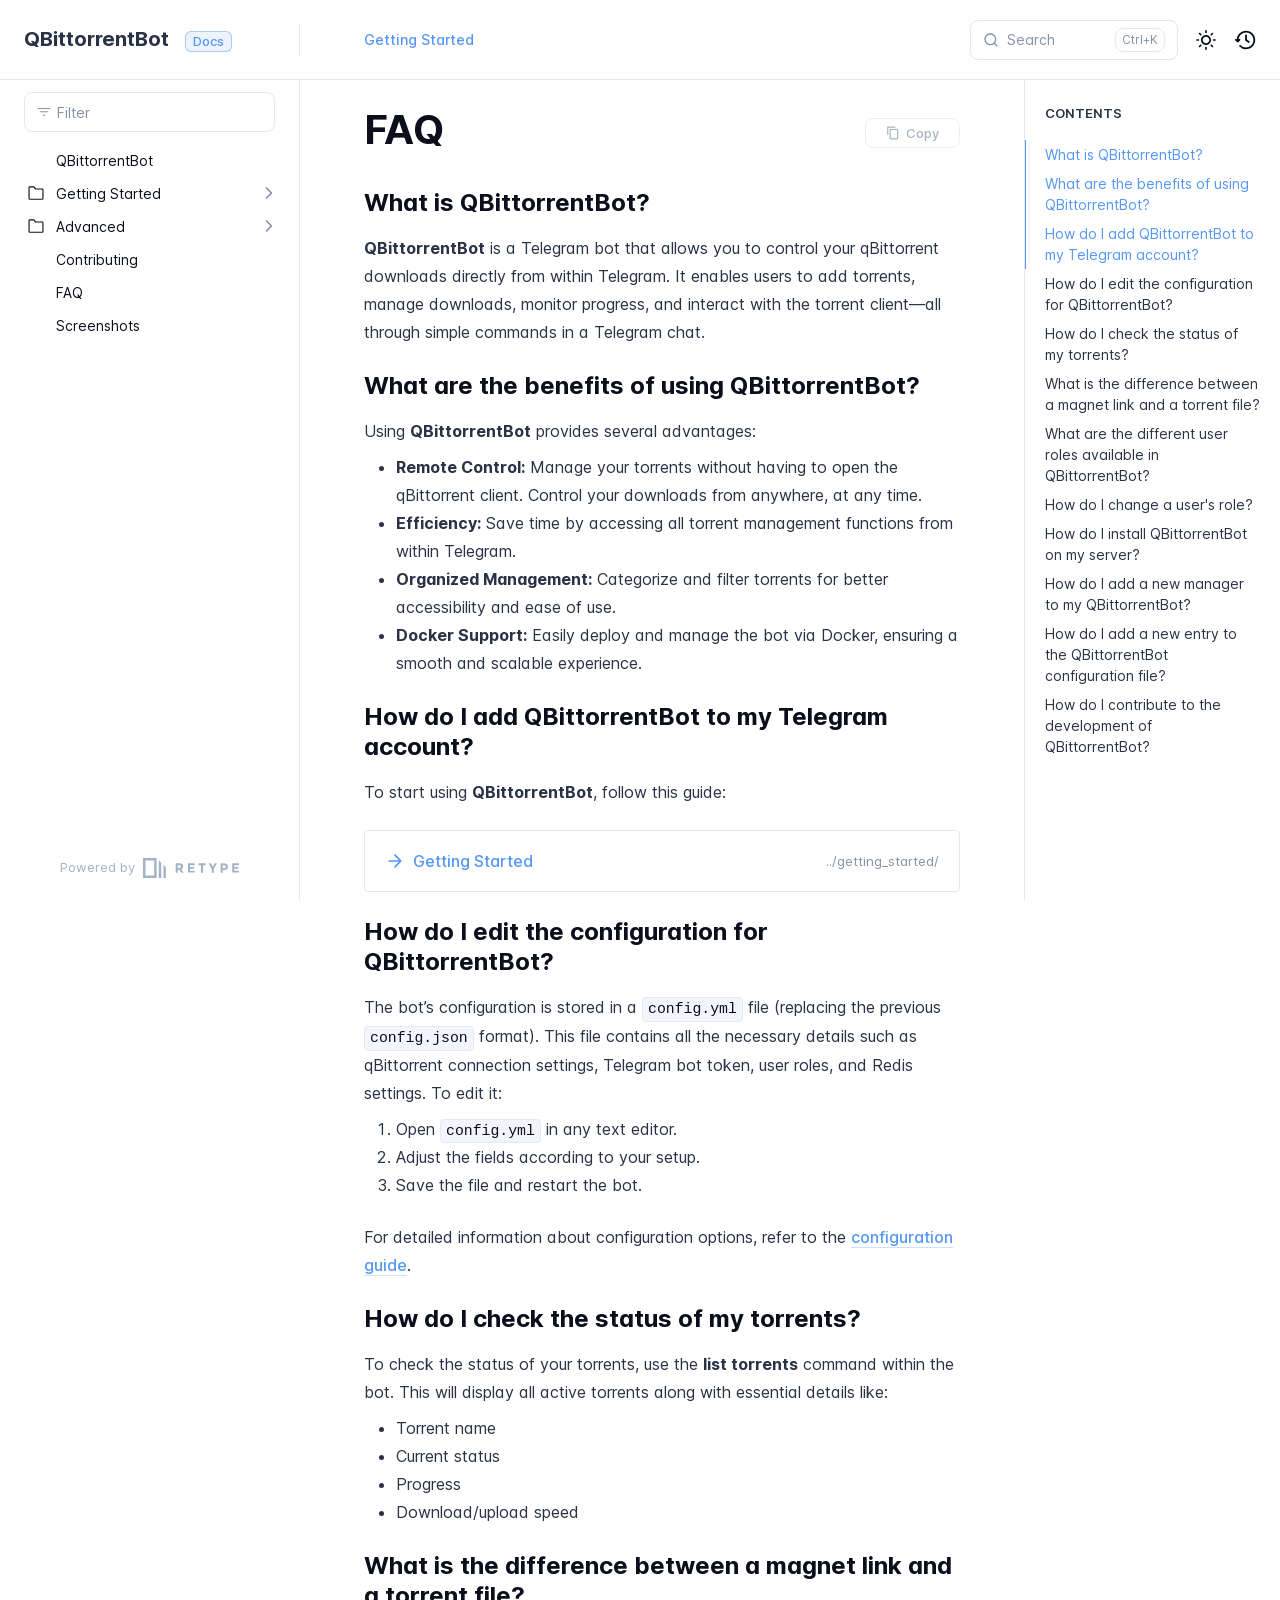
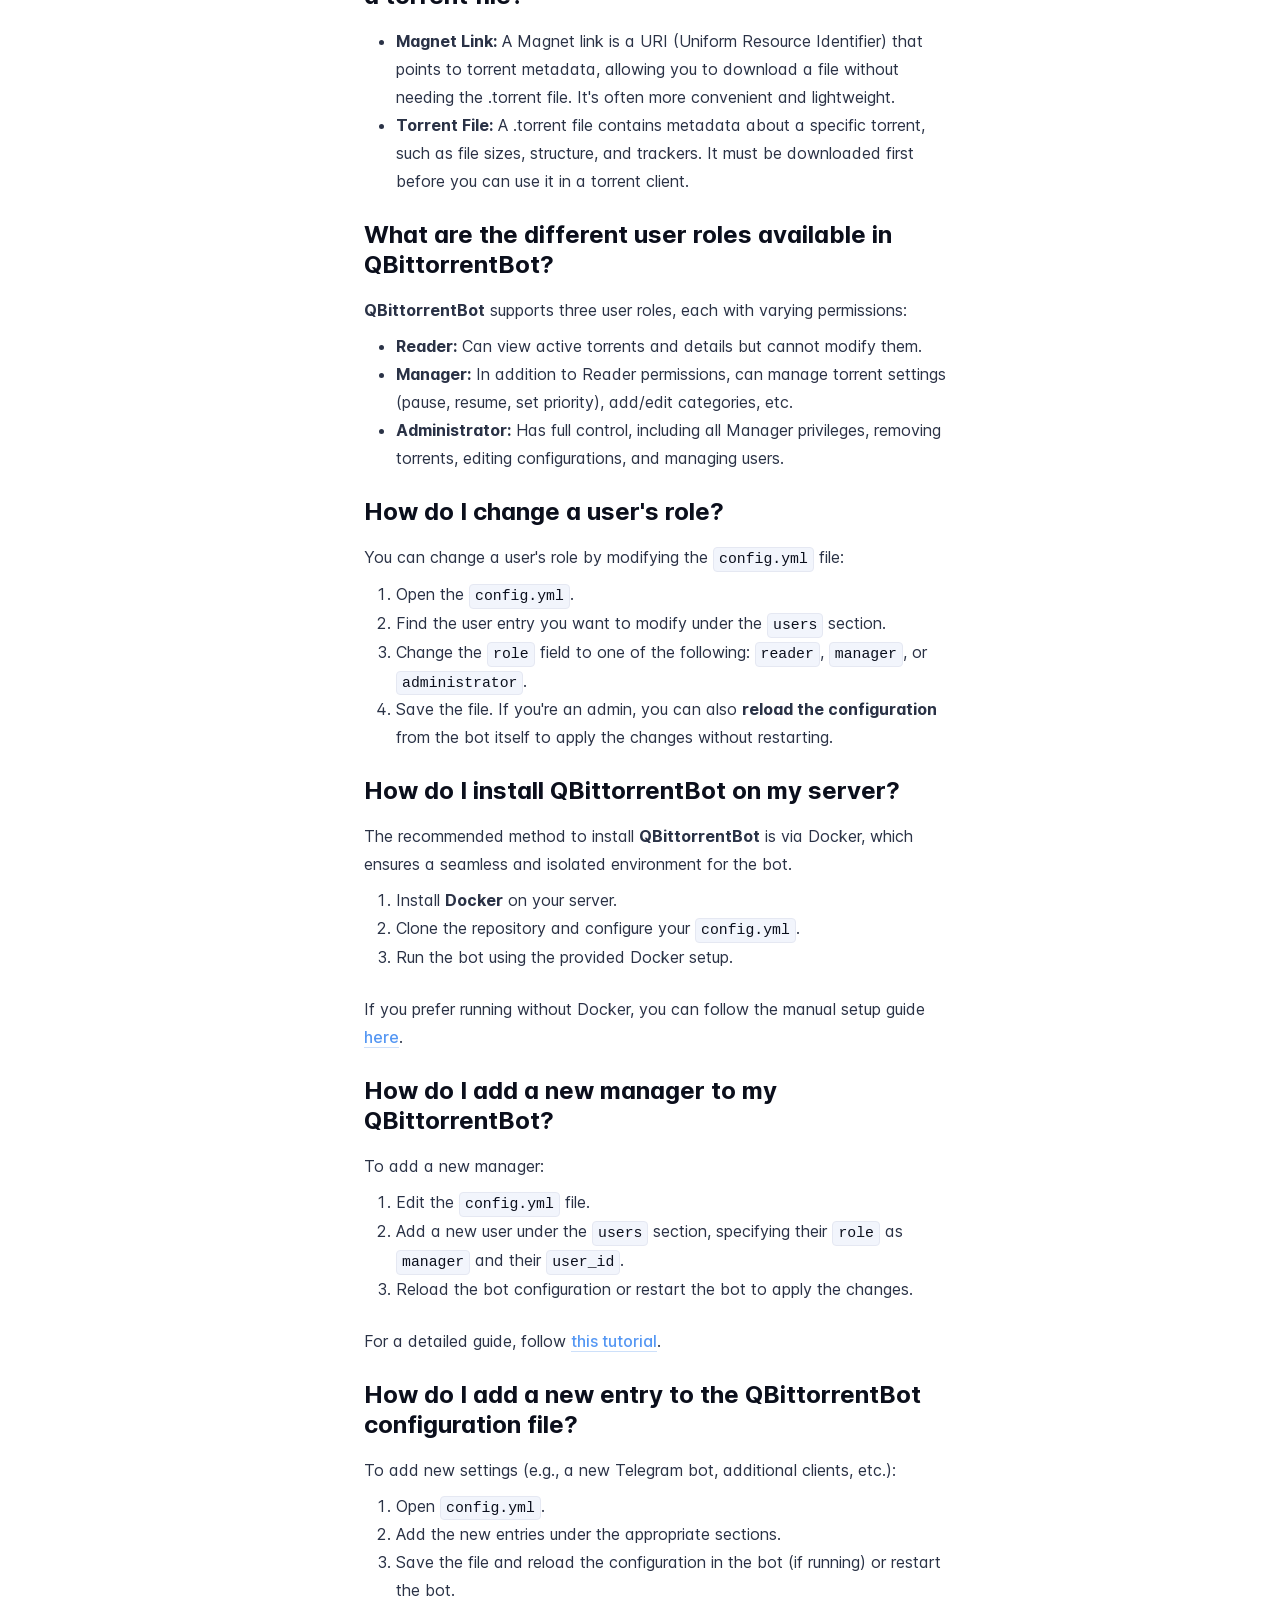
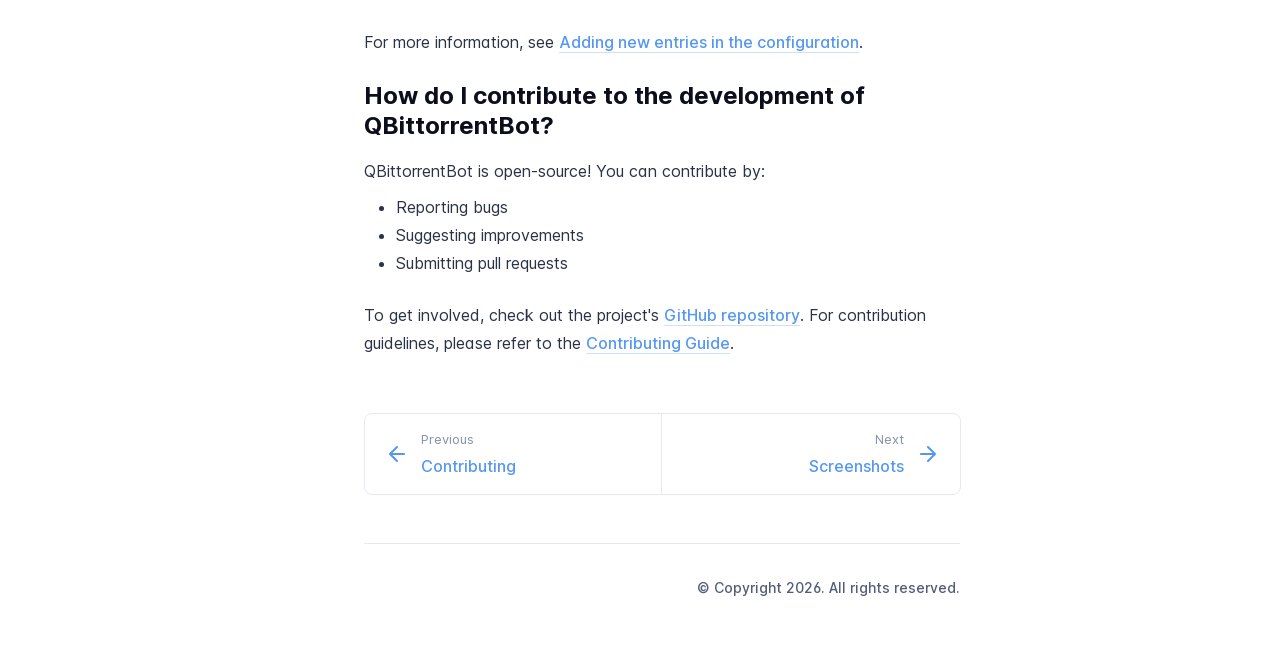
<file: faq/index.html>
<!DOCTYPE html>
<html lang="en" class="h-full">
<head>
    <meta charset="UTF-8">
    <meta name="viewport" content="width=device-width,initial-scale=1">
    <meta name="color-scheme" content="light dark">
    <meta name="turbo-root" content="/QBittorrentBot">
    <meta name="turbo-cache-control" content="no-cache" data-turbo-track="reload" data-track-token="4.6.0.841471325305">

    <!-- See retype.com -->
    <meta name="generator" content="Retype 4.6.0">

    <!-- Primary Meta Tags -->
    <title>FAQ</title>
    <meta name="title" content="FAQ">
    <meta name="description" content="QBittorrentBot is a Telegram bot that allows you to control your qBittorrent downloads directly from within Telegram. It enables users to add torrents, manage downloads, monitor progress, and interact with the torrent client—all through simple commands in a Telegram chat.">

    <!-- Canonical -->
    <link rel="canonical" href="https://ch3p4ll3.github.io/QBittorrentBot/faq/">
    <link rel="sitemap" type="application/xml" title="Sitemap" href="https://ch3p4ll3.github.io/QBittorrentBot/sitemap.xml">

    <!-- Open Graph -->
    <meta property="og:type" content="website">
    <meta property="og:url" content="https://ch3p4ll3.github.io/QBittorrentBot/faq/">
    <meta property="og:title" content="FAQ">
    <meta property="og:description" content="QBittorrentBot is a Telegram bot that allows you to control your qBittorrent downloads directly from within Telegram. It enables users to add torrents, manage downloads, monitor progress, and interact with the torrent client—all through simple commands in a Telegram chat.">
    <meta property="og:site_name" content="QBittorrentBot">
    <meta property="og:locale" content="en_US">

    <!-- Twitter -->
    <meta name="twitter:card" content="summary_large_image">
    <meta name="twitter:url" content="https://ch3p4ll3.github.io/QBittorrentBot/faq/">
    <meta name="twitter:title" content="FAQ">
    <meta name="twitter:description" content="QBittorrentBot is a Telegram bot that allows you to control your qBittorrent downloads directly from within Telegram. It enables users to add torrents, manage downloads, monitor progress, and interact with the torrent client—all through simple commands in a Telegram chat.">

    <!-- Alternate Markdown -->
    <link rel="alternate" type="text/markdown" href="https://ch3p4ll3.github.io/QBittorrentBot/faq.md">

    <script data-cfasync="false">(function(){var cl=document.documentElement.classList,ls=localStorage.getItem("retype_scheme"),hd=cl.contains("dark"),hl=cl.contains("light"),wm=window.matchMedia&&window.matchMedia("(prefers-color-scheme: dark)").matches;if(ls==="dark"||(!ls&&wm&&!hd&&!hl)){cl.remove("light");cl.add("dark")}else if(ls==="light"||(!ls&&!wm&&!hd&&!hl)){cl.remove("dark");cl.add("light")}})();</script>

    <link href="../resources/css/retype.css?v=4.6.0.841471325305" rel="stylesheet">

    <script data-cfasync="false" src="../resources/js/config.js?v=4.6.0.841471325305" data-turbo-eval="false" defer></script>
    <script data-cfasync="false" src="../resources/js/retype.js?v=4.6.0" data-turbo-eval="false" defer></script>
    <script id="lunr-js" data-cfasync="false" src="../resources/js/lunr.js?v=4.6.0.841471325305" data-turbo-eval="false" defer></script>
</head>
<body>
    <div id="retype-app" class="relative text-base antialiased text-base-text bg-base-bg font-body">
    <div class="absolute bottom-0 left-0" style="top: 5rem; right: 50%"></div>

    <header id="retype-header" class="sticky top-0 z-30 flex w-full h-16 bg-header-bg border-b border-header-border md:h-20">
        <div class="container relative flex items-center justify-between pr-6 grow md:justify-start">
            <!-- Mobile menu button skeleton -->
            <button v-cloak class="skeleton retype-mobile-menu-button flex items-center justify-center shrink-0 overflow-hidden dark:text-white focus:outline-hidden rounded-full w-10 h-10 ml-3.5 md:hidden"><svg xmlns="http://www.w3.org/2000/svg" class="mb-px shrink-0" width="24" height="24" viewBox="0 0 24 24" role="presentation" style="margin-bottom: 0px;"><g fill="currentColor"><path d="M2 4h20v2H2zM2 11h20v2H2zM2 18h20v2H2z"></path></g></svg></button>
            <div v-cloak id="retype-sidebar-left-toggle-button"></div>
    
            <!-- Logo -->
            <div class="flex items-center justify-between h-full py-2 md:w-75">
                <div class="flex items-center px-2 md:px-6">
                    <a id="retype-branding-logo" href="https://ch3p4ll3.github.io/QBittorrentBot/" class="flex items-center leading-snug text-xl">
                        <span class="dark:text-white font-bold line-clamp-1 md:line-clamp-2">QBittorrentBot</span>
                    </a><span id="retype-branding-label" class="inline-flex mt-1 px-2 py-1 ml-4 text-xs font-medium leading-none items-center rounded-md bg-branding-label-bg text-branding-label-text ring-1 ring-branding-label-border ring-inset md:inline-block">Docs</span>
                </div>
    
                <span class="hidden h-8 border-r md:inline-block border-base-border"></span>
            </div>
    
            <div class="flex justify-between md:grow">
                <!-- Top Nav -->
                <nav id="retype-header-nav" class="hidden md:flex">
                    <ul class="flex flex-col mb-4 md:pl-16 md:mb-0 md:flex-row md:items-center">
                        <li class="mr-6">
                            <a class="py-2 md:mb-0 inline-flex items-center text-sm whitespace-nowrap transition-colors duration-200 ease-linear md:text-header-text font-header-text hover:text-header-text-hover" href="../getting_started/">Getting Started</a>
                        </li>
    
                    </ul>
                </nav>
    
                <div v-cloak class="flex justify-end grow">
                    <div id="retype-mobile-search-button"></div>
                    <doc-search-desktop></doc-search-desktop>
    
                    <doc-theme-switch class="lg:ml-2"></doc-theme-switch>
                    <doc-history></doc-history>
                </div>
            </div>
        </div>
    </header>


    <div id="retype-container" class="container relative flex bg-white">
        <!-- Sidebar Skeleton -->
        <div v-cloak class="fixed flex flex-col shrink-0 duration-300 ease-in-out bg-sidebar-left-bg border-sidebar-left-border sidebar top-20 w-75 border-r h-screen md:sticky transition-transform skeleton">
        
            <div class="flex items-center h-16 px-6">
                <input id="retype-filter-input-mock" class="w-full h-10 pl-8 px-3 py-2 transition-colors duration-200 ease-linear bg-filter-bg border border-filter-border rounded-lg shadow-none md:text-sm hover:border-filter-border-hover focus:outline-hidden focus:border-filter-border-focus placeholder-filter-placeholder" type="text">
            </div>
        
            <div class="pl-6 mt-1 mb-4">
                <div class="w-32 h-3 mb-4 bg-skeleton-bg rounded-full loading"></div>
                <div class="w-48 h-3 mb-4 bg-skeleton-bg rounded-full loading"></div>
                <div class="w-40 h-3 mb-4 bg-skeleton-bg rounded-full loading"></div>
                <div class="w-32 h-3 mb-4 bg-skeleton-bg rounded-full loading"></div>
                <div class="w-48 h-3 mb-4 bg-skeleton-bg rounded-full loading"></div>
                <div class="w-40 h-3 mb-4 bg-skeleton-bg rounded-full loading"></div>
            </div>
        
            <div class="shrink-0 mt-auto bg-transparent dark:border-base-border">
                <a class="flex items-center justify-center flex-nowrap h-16 text-gray-350 dark:text-dark-400 hover:text-gray-600 dark:hover:text-dark-300 transition-colors duration-150 ease-in docs-powered-by" target="_blank" href="https://retype.com/" rel="noopener">
                    <span class="text-xs whitespace-nowrap">Powered by</span>
                    <svg xmlns="http://www.w3.org/2000/svg" class="ml-2" fill="currentColor" width="96" height="20" overflow="visible"><path d="M0 0v20h13.59V0H0zm11.15 17.54H2.44V2.46h8.71v15.08zM15.8 20h2.44V4.67L15.8 2.22zM20.45 6.89V20h2.44V9.34z"/><g><path d="M40.16 8.44c0 1.49-.59 2.45-1.75 2.88l2.34 3.32h-2.53l-2.04-2.96h-1.43v2.96h-2.06V5.36h3.5c1.43 0 2.46.24 3.07.73s.9 1.27.9 2.35zm-2.48 1.1c.26-.23.38-.59.38-1.09 0-.5-.13-.84-.4-1.03s-.73-.28-1.39-.28h-1.54v2.75h1.5c.72 0 1.2-.12 1.45-.35zM51.56 5.36V7.2h-4.59v1.91h4.13v1.76h-4.13v1.92h4.74v1.83h-6.79V5.36h6.64zM60.09 7.15v7.48h-2.06V7.15h-2.61V5.36h7.28v1.79h-2.61zM70.81 14.64h-2.06v-3.66l-3.19-5.61h2.23l1.99 3.45 1.99-3.45H74l-3.19 5.61v3.66zM83.99 6.19c.65.55.97 1.4.97 2.55s-.33 1.98-1 2.51-1.68.8-3.04.8h-1.23v2.59h-2.06V5.36h3.26c1.42 0 2.45.28 3.1.83zm-1.51 3.65c.25-.28.37-.69.37-1.22s-.16-.92-.48-1.14c-.32-.23-.82-.34-1.5-.34H79.7v3.12h1.38c.68 0 1.15-.14 1.4-.42zM95.85 5.36V7.2h-4.59v1.91h4.13v1.76h-4.13v1.92H96v1.83h-6.79V5.36h6.64z"/></g></svg>
                </a>
            </div>
        </div>
        
        <!-- Sidebar component -->
        <doc-sidebar v-cloak>
            <template #sidebar-footer>
                <div class="shrink-0 mt-auto border-t md:bg-transparent md:border-none dark:border-base-border">
        
                    <div class="py-3 px-6 md:hidden border-b dark:border-base-border">
                        <nav>
                            <ul class="flex flex-wrap justify-center items-center">
                                <li class="mr-6">
                                    <a class="block py-1 inline-flex items-center text-sm whitespace-nowrap transition-colors duration-200 ease-linear md:text-header-text font-header-text hover:text-header-text-hover" href="../getting_started/">Getting Started</a>
                                </li>
        
                            </ul>
                        </nav>
                    </div>
        
                    <a class="flex items-center justify-center flex-nowrap h-16 text-gray-350 dark:text-dark-400 hover:text-gray-600 dark:hover:text-dark-300 transition-colors duration-150 ease-in docs-powered-by" target="_blank" href="https://retype.com/" rel="noopener">
                        <span class="text-xs whitespace-nowrap">Powered by</span>
                        <svg xmlns="http://www.w3.org/2000/svg" class="ml-2" fill="currentColor" width="96" height="20" overflow="visible"><path d="M0 0v20h13.59V0H0zm11.15 17.54H2.44V2.46h8.71v15.08zM15.8 20h2.44V4.67L15.8 2.22zM20.45 6.89V20h2.44V9.34z"/><g><path d="M40.16 8.44c0 1.49-.59 2.45-1.75 2.88l2.34 3.32h-2.53l-2.04-2.96h-1.43v2.96h-2.06V5.36h3.5c1.43 0 2.46.24 3.07.73s.9 1.27.9 2.35zm-2.48 1.1c.26-.23.38-.59.38-1.09 0-.5-.13-.84-.4-1.03s-.73-.28-1.39-.28h-1.54v2.75h1.5c.72 0 1.2-.12 1.45-.35zM51.56 5.36V7.2h-4.59v1.91h4.13v1.76h-4.13v1.92h4.74v1.83h-6.79V5.36h6.64zM60.09 7.15v7.48h-2.06V7.15h-2.61V5.36h7.28v1.79h-2.61zM70.81 14.64h-2.06v-3.66l-3.19-5.61h2.23l1.99 3.45 1.99-3.45H74l-3.19 5.61v3.66zM83.99 6.19c.65.55.97 1.4.97 2.55s-.33 1.98-1 2.51-1.68.8-3.04.8h-1.23v2.59h-2.06V5.36h3.26c1.42 0 2.45.28 3.1.83zm-1.51 3.65c.25-.28.37-.69.37-1.22s-.16-.92-.48-1.14c-.32-.23-.82-.34-1.5-.34H79.7v3.12h1.38c.68 0 1.15-.14 1.4-.42zM95.85 5.36V7.2h-4.59v1.91h4.13v1.76h-4.13v1.92H96v1.83h-6.79V5.36h6.64z"/></g></svg>
                    </a>
                </div>
            </template>
        </doc-sidebar>

        <div class="grow min-w-0 bg-body-bg">
            <!-- Render "toolbar" template here on api pages --><!-- Render page content -->
<div class="flex">
    <div id="retype-main" class="min-w-0 p-4 grow md:px-16">
        <main class="relative pb-12 lg:pt-2">
            <div class="relative retype-markdown" id="retype-content">
                <!-- Rendered if sidebar right is enabled -->
                <div id="retype-sidebar-right-toggle"></div>
                <doc-page-actions></doc-page-actions>

                <!-- Page content  -->
<h1 id="faq">FAQ</h1>
<h3 id="what-is-qbittorrentbot">What is QBittorrentBot?</h3>
<p><strong>QBittorrentBot</strong> is a Telegram bot that allows you to control your qBittorrent downloads directly from within Telegram. It enables users to add torrents, manage downloads, monitor progress, and interact with the torrent client—all through simple commands in a Telegram chat.</p>
<h3 id="what-are-the-benefits-of-using-qbittorrentbot">What are the benefits of using QBittorrentBot?</h3>
<p>Using <strong>QBittorrentBot</strong> provides several advantages:</p>
<ul>
<li><strong>Remote Control:</strong> Manage your torrents without having to open the qBittorrent client. Control your downloads from anywhere, at any time.</li>
<li><strong>Efficiency:</strong> Save time by accessing all torrent management functions from within Telegram.</li>
<li><strong>Organized Management:</strong> Categorize and filter torrents for better accessibility and ease of use.</li>
<li><strong>Docker Support:</strong> Easily deploy and manage the bot via Docker, ensuring a smooth and scalable experience.</li>
</ul>
<h3 id="how-do-i-add-qbittorrentbot-to-my-telegram-account">How do I add QBittorrentBot to my Telegram account?</h3>
<p>To start using <strong>QBittorrentBot</strong>, follow this guide:
<div class="mb-6 px-5 py-4 flex justify-between relative border border-base-border hover:border-base-border-hover rounded transition-colors duration-150">
    <div class="flex items-center text-base-500">
        <span class="inline-flex items-center justify-center leading-none">
            <svg xmlns="http://www.w3.org/2000/svg" class="block shrink-0" width="20" height="20" viewBox="0 0 24 24" role="presentation" fill="currentColor"><path fill="none" d="M0 0h24v24H0z"/><path d="M19.92 12.38a1 1 0 00-.22-1.09l-7-7a.996.996 0 10-1.41 1.41l5.3 5.3H5c-.55 0-1 .45-1 1s.45 1 1 1h11.59l-5.29 5.29a.996.996 0 000 1.41c.19.2.44.3.7.3s.51-.1.71-.29l7-7c.09-.09.16-.21.21-.33z"/></svg>
        </span>
        <span class="inline-block font-medium ml-2">Getting Started</span>
    </div>
    <div class="flex items-center text-xs text-gray-400 dark:text-dark-400">
        <span>../getting_started/</span>
    </div>
    <a href="../getting_started/" class="absolute block inset-0"></a>
</div>
</p>
<h3 id="how-do-i-edit-the-configuration-for-qbittorrentbot">How do I edit the configuration for QBittorrentBot?</h3>
<p>The bot’s configuration is stored in a <strong><code translate="no" v-pre>config.yml</code></strong> file (replacing the previous <strong><code translate="no" v-pre>config.json</code></strong> format). This file contains all the necessary details such as qBittorrent connection settings, Telegram bot token, user roles, and Redis settings. To edit it:</p>
<ol>
<li>Open <strong><code translate="no" v-pre>config.yml</code></strong> in any text editor.</li>
<li>Adjust the fields according to your setup.</li>
<li>Save the file and restart the bot.</li>
</ol>
<p>For detailed information about configuration options, refer to the <a href="../getting_started/configuration_file/">configuration guide</a>.</p>
<h3 id="how-do-i-check-the-status-of-my-torrents">How do I check the status of my torrents?</h3>
<p>To check the status of your torrents, use the <strong>list torrents</strong> command within the bot. This will display all active torrents along with essential details like:</p>
<ul>
<li>Torrent name</li>
<li>Current status</li>
<li>Progress</li>
<li>Download/upload speed</li>
</ul>
<h3 id="what-is-the-difference-between-a-magnet-link-and-a-torrent-file">What is the difference between a magnet link and a torrent file?</h3>
<ul>
<li><strong>Magnet Link:</strong> A Magnet link is a URI (Uniform Resource Identifier) that points to torrent metadata, allowing you to download a file without needing the .torrent file. It&#x27;s often more convenient and lightweight.</li>
<li><strong>Torrent File:</strong> A .torrent file contains metadata about a specific torrent, such as file sizes, structure, and trackers. It must be downloaded first before you can use it in a torrent client.</li>
</ul>
<h3 id="what-are-the-different-user-roles-available-in-qbittorrentbot">What are the different user roles available in QBittorrentBot?</h3>
<p><strong>QBittorrentBot</strong> supports three user roles, each with varying permissions:</p>
<ul>
<li><strong>Reader:</strong> Can view active torrents and details but cannot modify them.</li>
<li><strong>Manager:</strong> In addition to Reader permissions, can manage torrent settings (pause, resume, set priority), add/edit categories, etc.</li>
<li><strong>Administrator:</strong> Has full control, including all Manager privileges, removing torrents, editing configurations, and managing users.</li>
</ul>
<h3 id="how-do-i-change-a-users-role">How do I change a user&#x27;s role?</h3>
<p>You can change a user&#x27;s role by modifying the <strong><code translate="no" v-pre>config.yml</code></strong> file:</p>
<ol>
<li>Open the <strong><code translate="no" v-pre>config.yml</code></strong>.</li>
<li>Find the user entry you want to modify under the <strong><code translate="no" v-pre>users</code></strong> section.</li>
<li>Change the <code translate="no" v-pre>role</code> field to one of the following: <code translate="no" v-pre>reader</code>, <code translate="no" v-pre>manager</code>, or <code translate="no" v-pre>administrator</code>.</li>
<li>Save the file. If you&#x27;re an admin, you can also <strong>reload the configuration</strong> from the bot itself to apply the changes without restarting.</li>
</ol>
<h3 id="how-do-i-install-qbittorrentbot-on-my-server">How do I install QBittorrentBot on my server?</h3>
<p>The recommended method to install <strong>QBittorrentBot</strong> is via Docker, which ensures a seamless and isolated environment for the bot.</p>
<ol>
<li>Install <strong>Docker</strong> on your server.</li>
<li>Clone the repository and configure your <strong><code translate="no" v-pre>config.yml</code></strong>.</li>
<li>Run the bot using the provided Docker setup.</li>
</ol>
<p>If you prefer running without Docker, you can follow the manual setup guide <a href="../getting_started/installation/#running-without-docker">here</a>.</p>
<h3 id="how-do-i-add-a-new-manager-to-my-qbittorrentbot">How do I add a new manager to my QBittorrentBot?</h3>
<p>To add a new manager:</p>
<ol>
<li>Edit the <strong><code translate="no" v-pre>config.yml</code></strong> file.</li>
<li>Add a new user under the <code translate="no" v-pre>users</code> section, specifying their <strong><code translate="no" v-pre>role</code></strong> as <code translate="no" v-pre>manager</code> and their <strong><code translate="no" v-pre>user_id</code></strong>.</li>
<li>Reload the bot configuration or restart the bot to apply the changes.</li>
</ol>
<p>For a detailed guide, follow <a href="../advanced/add_new_client_manager/">this tutorial</a>.</p>
<h3 id="how-do-i-add-a-new-entry-to-the-qbittorrentbot-configuration-file">How do I add a new entry to the QBittorrentBot configuration file?</h3>
<p>To add new settings (e.g., a new Telegram bot, additional clients, etc.):</p>
<ol>
<li>Open <strong><code translate="no" v-pre>config.yml</code></strong>.</li>
<li>Add the new entries under the appropriate sections.</li>
<li>Save the file and reload the configuration in the bot (if running) or restart the bot.</li>
</ol>
<p>For more information, see <a href="../advanced/add_entries_configuration/">Adding new entries in the configuration</a>.</p>
<h3 id="how-do-i-contribute-to-the-development-of-qbittorrentbot">How do I contribute to the development of QBittorrentBot?</h3>
<p>QBittorrentBot is open-source! You can contribute by:</p>
<ul>
<li>Reporting bugs</li>
<li>Suggesting improvements</li>
<li>Submitting pull requests</li>
</ul>
<p>To get involved, check out the project&#x27;s <a href="https://github.com/ch3p4ll3/QBittorrentBot">GitHub repository</a>.
For contribution guidelines, please refer to the <a href="../contributing/">Contributing Guide</a>.</p>

                
                <!-- Required only on API pages -->
                <doc-toolbar-member-filter-no-results></doc-toolbar-member-filter-no-results>
            </div>
            <footer id="retype-content-footer" class="clear-both">
            
                <nav id="retype-nextprev" class="print:hidden flex mt-14">
                    <div class="w-1/2">
                        <a class="px-5 py-4 h-full flex items-center break-normal font-medium text-body-link border border-base-border hover:border-base-border-hover rounded-l-lg transition-colors duration-150 relative hover:z-5" href="../contributing/">
                            <svg xmlns="http://www.w3.org/2000/svg" class="mr-3" width="24" height="24" viewBox="0 0 24 24" fill="currentColor" overflow="visible"><path d="M19 11H7.41l5.29-5.29a.996.996 0 10-1.41-1.41l-7 7a1 1 0 000 1.42l7 7a1.024 1.024 0 001.42-.01.996.996 0 000-1.41L7.41 13H19c.55 0 1-.45 1-1s-.45-1-1-1z" /><path fill="none" d="M0 0h24v24H0z" /></svg>
                            <span>
                                <span class="block text-xs font-normal text-base-text-muted">Previous</span>
                                <span class="block mt-1">Contributing</span>
                            </span>
                        </a>
                    </div>
            
                    <div class="w-1/2">
                        <a class="px-5 py-4 -mx-px h-full flex items-center justify-end break-normal font-medium text-body-link border border-base-border hover:border-base-border-hover rounded-r-lg transition-colors duration-150 relative hover:z-5" href="../screenshots/">
                            <span>
                                <span class="block text-xs font-normal text-right text-base-text-muted">Next</span>
                                <span class="block mt-1">Screenshots</span>
                            </span>
                            <svg xmlns="http://www.w3.org/2000/svg" class="ml-3" width="24" height="24" viewBox="0 0 24 24" fill="currentColor" overflow="visible"><path d="M19.92 12.38a1 1 0 00-.22-1.09l-7-7a.996.996 0 10-1.41 1.41l5.3 5.3H5c-.55 0-1 .45-1 1s.45 1 1 1h11.59l-5.29 5.29a.996.996 0 000 1.41c.19.2.44.3.7.3s.51-.1.71-.29l7-7c.09-.09.16-.21.21-.33z" /><path fill="none" d="M0 0h24v24H0z" /></svg>
                        </a>
                    </div>
                </nav>
            </footer>
        </main>

        <div id="retype-page-footer" class="print:border-none border-t border-base-border pt-6 mb-8">
            <footer class="flex flex-wrap items-center justify-between print:justify-center">
                <div id="retype-footer-links" class="print:hidden">
                    <ul class="flex flex-wrap items-center text-sm">
                    </ul>
                </div>
                <div id="retype-copyright" class="print:justify-center py-2 text-footer-text font-footer-link text-sm leading-relaxed"><p>© Copyright 2026. All rights reserved.</p></div>
            </footer>
        </div>
    </div>

    <!-- Rendered if sidebar right is enabled -->
    <!-- Sidebar right skeleton-->
    <div v-cloak class="fixed top-0 bottom-0 right-0 translate-x-full bg-sidebar-right-bg border-sidebar-right-border lg:sticky lg:border-l lg:shrink-0 lg:pt-6 lg:translate-x-0 sm:w-1/2 lg:w-64 lg:z-0 md:w-104 sidebar-right skeleton">
        <div class="pl-5">
            <div class="w-32 h-3 mb-4 bg-skeleton-bg rounded-full loading"></div>
            <div class="w-48 h-3 mb-4 bg-skeleton-bg rounded-full loading"></div>
            <div class="w-40 h-3 mb-4 bg-skeleton-bg rounded-full loading"></div>
        </div>
    </div>

    <!-- User should be able to hide sidebar right -->
    <doc-sidebar-right v-cloak></doc-sidebar-right>
</div>

        </div>
    </div>

    <doc-search-mobile></doc-search-mobile>
    <doc-back-to-top></doc-back-to-top>
</div>


    <div id="retype-overlay-target"></div>

        <script data-cfasync="false">window.__DOCS__ = { "title": "FAQ", level: 1, icon: "file", hasPrism: false, hasInstagram: false, hasMermaid: false, hasMath: false, tocDepth: 23, "md": "/faq.md" }</script>
</body>
</html>
</file>
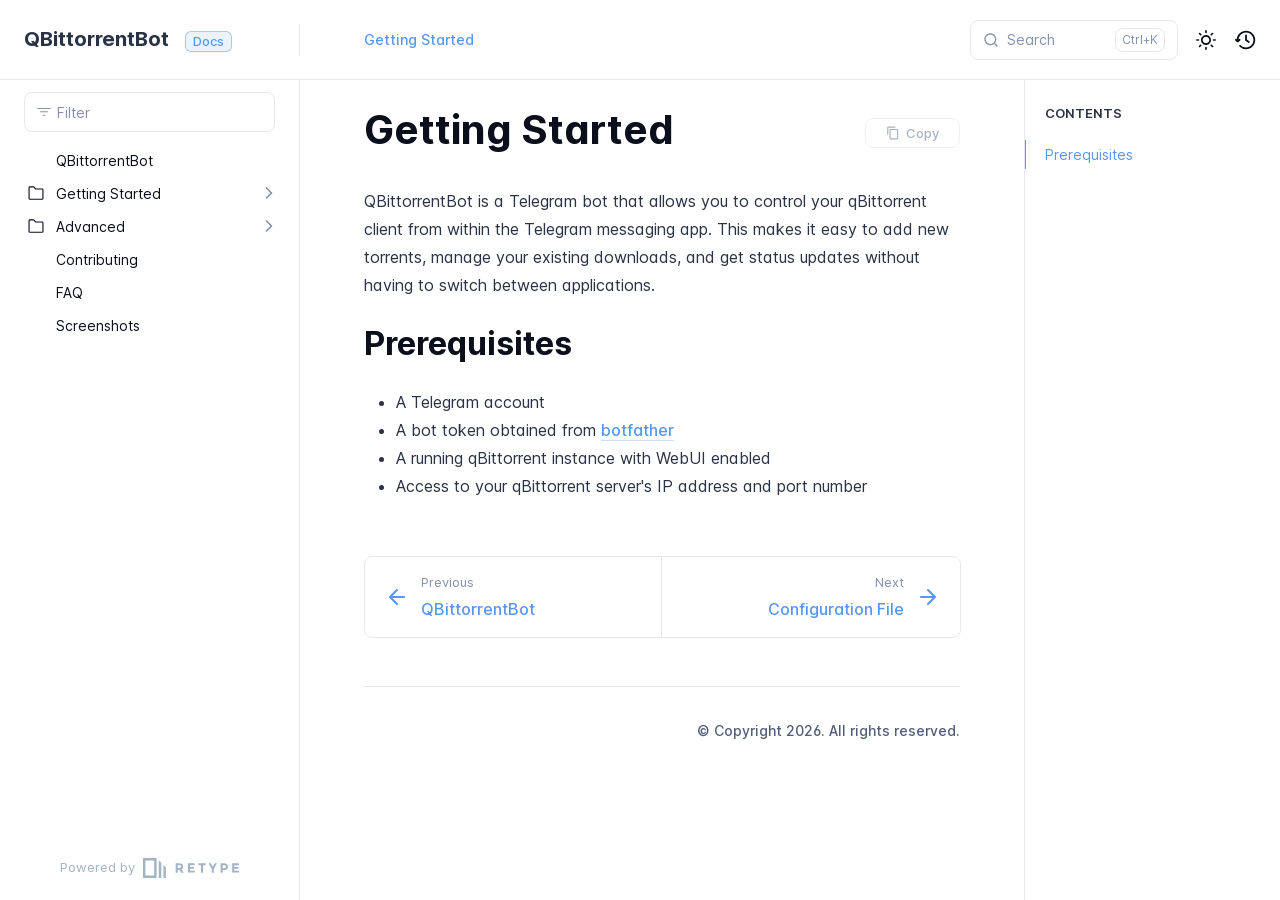
<file: getting_started/index.html>
<!DOCTYPE html>
<html lang="en" class="h-full">
<head>
    <meta charset="UTF-8">
    <meta name="viewport" content="width=device-width,initial-scale=1">
    <meta name="color-scheme" content="light dark">
    <meta name="turbo-root" content="/QBittorrentBot">
    <meta name="turbo-cache-control" content="no-cache" data-turbo-track="reload" data-track-token="4.6.0.841471325305">

    <!-- See retype.com -->
    <meta name="generator" content="Retype 4.6.0">

    <!-- Primary Meta Tags -->
    <title>Getting Started</title>
    <meta name="title" content="Getting Started">
    <meta name="description" content="QBittorrentBot is a Telegram bot that allows you to control your qBittorrent client from within the Telegram messaging app. This makes it easy to add new torrents, manage your existing downloads, and get status updates without having to switch between applications.">

    <!-- Canonical -->
    <link rel="canonical" href="https://ch3p4ll3.github.io/QBittorrentBot/getting_started/">
    <link rel="sitemap" type="application/xml" title="Sitemap" href="https://ch3p4ll3.github.io/QBittorrentBot/sitemap.xml">

    <!-- Open Graph -->
    <meta property="og:type" content="website">
    <meta property="og:url" content="https://ch3p4ll3.github.io/QBittorrentBot/getting_started/">
    <meta property="og:title" content="Getting Started">
    <meta property="og:description" content="QBittorrentBot is a Telegram bot that allows you to control your qBittorrent client from within the Telegram messaging app. This makes it easy to add new torrents, manage your existing downloads, and get status updates without having to switch between applications.">
    <meta property="og:site_name" content="QBittorrentBot">
    <meta property="og:locale" content="en_US">

    <!-- Twitter -->
    <meta name="twitter:card" content="summary_large_image">
    <meta name="twitter:url" content="https://ch3p4ll3.github.io/QBittorrentBot/getting_started/">
    <meta name="twitter:title" content="Getting Started">
    <meta name="twitter:description" content="QBittorrentBot is a Telegram bot that allows you to control your qBittorrent client from within the Telegram messaging app. This makes it easy to add new torrents, manage your existing downloads, and get status updates without having to switch between applications.">

    <!-- Alternate Markdown -->
    <link rel="alternate" type="text/markdown" href="https://ch3p4ll3.github.io/QBittorrentBot/getting_started/index.md">

    <script data-cfasync="false">(function(){var cl=document.documentElement.classList,ls=localStorage.getItem("retype_scheme"),hd=cl.contains("dark"),hl=cl.contains("light"),wm=window.matchMedia&&window.matchMedia("(prefers-color-scheme: dark)").matches;if(ls==="dark"||(!ls&&wm&&!hd&&!hl)){cl.remove("light");cl.add("dark")}else if(ls==="light"||(!ls&&!wm&&!hd&&!hl)){cl.remove("dark");cl.add("light")}})();</script>

    <link href="../resources/css/retype.css?v=4.6.0.841471325305" rel="stylesheet">

    <script data-cfasync="false" src="../resources/js/config.js?v=4.6.0.841471325305" data-turbo-eval="false" defer></script>
    <script data-cfasync="false" src="../resources/js/retype.js?v=4.6.0" data-turbo-eval="false" defer></script>
    <script id="lunr-js" data-cfasync="false" src="../resources/js/lunr.js?v=4.6.0.841471325305" data-turbo-eval="false" defer></script>
</head>
<body>
    <div id="retype-app" class="relative text-base antialiased text-base-text bg-base-bg font-body">
    <div class="absolute bottom-0 left-0" style="top: 5rem; right: 50%"></div>

    <header id="retype-header" class="sticky top-0 z-30 flex w-full h-16 bg-header-bg border-b border-header-border md:h-20">
        <div class="container relative flex items-center justify-between pr-6 grow md:justify-start">
            <!-- Mobile menu button skeleton -->
            <button v-cloak class="skeleton retype-mobile-menu-button flex items-center justify-center shrink-0 overflow-hidden dark:text-white focus:outline-hidden rounded-full w-10 h-10 ml-3.5 md:hidden"><svg xmlns="http://www.w3.org/2000/svg" class="mb-px shrink-0" width="24" height="24" viewBox="0 0 24 24" role="presentation" style="margin-bottom: 0px;"><g fill="currentColor"><path d="M2 4h20v2H2zM2 11h20v2H2zM2 18h20v2H2z"></path></g></svg></button>
            <div v-cloak id="retype-sidebar-left-toggle-button"></div>
    
            <!-- Logo -->
            <div class="flex items-center justify-between h-full py-2 md:w-75">
                <div class="flex items-center px-2 md:px-6">
                    <a id="retype-branding-logo" href="https://ch3p4ll3.github.io/QBittorrentBot/" class="flex items-center leading-snug text-xl">
                        <span class="dark:text-white font-bold line-clamp-1 md:line-clamp-2">QBittorrentBot</span>
                    </a><span id="retype-branding-label" class="inline-flex mt-1 px-2 py-1 ml-4 text-xs font-medium leading-none items-center rounded-md bg-branding-label-bg text-branding-label-text ring-1 ring-branding-label-border ring-inset md:inline-block">Docs</span>
                </div>
    
                <span class="hidden h-8 border-r md:inline-block border-base-border"></span>
            </div>
    
            <div class="flex justify-between md:grow">
                <!-- Top Nav -->
                <nav id="retype-header-nav" class="hidden md:flex">
                    <ul class="flex flex-col mb-4 md:pl-16 md:mb-0 md:flex-row md:items-center">
                        <li class="mr-6">
                            <a class="py-2 md:mb-0 inline-flex items-center text-sm whitespace-nowrap transition-colors duration-200 ease-linear md:text-header-text font-header-text hover:text-header-text-hover" href="../getting_started/">Getting Started</a>
                        </li>
    
                    </ul>
                </nav>
    
                <div v-cloak class="flex justify-end grow">
                    <div id="retype-mobile-search-button"></div>
                    <doc-search-desktop></doc-search-desktop>
    
                    <doc-theme-switch class="lg:ml-2"></doc-theme-switch>
                    <doc-history></doc-history>
                </div>
            </div>
        </div>
    </header>


    <div id="retype-container" class="container relative flex bg-white">
        <!-- Sidebar Skeleton -->
        <div v-cloak class="fixed flex flex-col shrink-0 duration-300 ease-in-out bg-sidebar-left-bg border-sidebar-left-border sidebar top-20 w-75 border-r h-screen md:sticky transition-transform skeleton">
        
            <div class="flex items-center h-16 px-6">
                <input id="retype-filter-input-mock" class="w-full h-10 pl-8 px-3 py-2 transition-colors duration-200 ease-linear bg-filter-bg border border-filter-border rounded-lg shadow-none md:text-sm hover:border-filter-border-hover focus:outline-hidden focus:border-filter-border-focus placeholder-filter-placeholder" type="text">
            </div>
        
            <div class="pl-6 mt-1 mb-4">
                <div class="w-32 h-3 mb-4 bg-skeleton-bg rounded-full loading"></div>
                <div class="w-48 h-3 mb-4 bg-skeleton-bg rounded-full loading"></div>
                <div class="w-40 h-3 mb-4 bg-skeleton-bg rounded-full loading"></div>
                <div class="w-32 h-3 mb-4 bg-skeleton-bg rounded-full loading"></div>
                <div class="w-48 h-3 mb-4 bg-skeleton-bg rounded-full loading"></div>
                <div class="w-40 h-3 mb-4 bg-skeleton-bg rounded-full loading"></div>
            </div>
        
            <div class="shrink-0 mt-auto bg-transparent dark:border-base-border">
                <a class="flex items-center justify-center flex-nowrap h-16 text-gray-350 dark:text-dark-400 hover:text-gray-600 dark:hover:text-dark-300 transition-colors duration-150 ease-in docs-powered-by" target="_blank" href="https://retype.com/" rel="noopener">
                    <span class="text-xs whitespace-nowrap">Powered by</span>
                    <svg xmlns="http://www.w3.org/2000/svg" class="ml-2" fill="currentColor" width="96" height="20" overflow="visible"><path d="M0 0v20h13.59V0H0zm11.15 17.54H2.44V2.46h8.71v15.08zM15.8 20h2.44V4.67L15.8 2.22zM20.45 6.89V20h2.44V9.34z"/><g><path d="M40.16 8.44c0 1.49-.59 2.45-1.75 2.88l2.34 3.32h-2.53l-2.04-2.96h-1.43v2.96h-2.06V5.36h3.5c1.43 0 2.46.24 3.07.73s.9 1.27.9 2.35zm-2.48 1.1c.26-.23.38-.59.38-1.09 0-.5-.13-.84-.4-1.03s-.73-.28-1.39-.28h-1.54v2.75h1.5c.72 0 1.2-.12 1.45-.35zM51.56 5.36V7.2h-4.59v1.91h4.13v1.76h-4.13v1.92h4.74v1.83h-6.79V5.36h6.64zM60.09 7.15v7.48h-2.06V7.15h-2.61V5.36h7.28v1.79h-2.61zM70.81 14.64h-2.06v-3.66l-3.19-5.61h2.23l1.99 3.45 1.99-3.45H74l-3.19 5.61v3.66zM83.99 6.19c.65.55.97 1.4.97 2.55s-.33 1.98-1 2.51-1.68.8-3.04.8h-1.23v2.59h-2.06V5.36h3.26c1.42 0 2.45.28 3.1.83zm-1.51 3.65c.25-.28.37-.69.37-1.22s-.16-.92-.48-1.14c-.32-.23-.82-.34-1.5-.34H79.7v3.12h1.38c.68 0 1.15-.14 1.4-.42zM95.85 5.36V7.2h-4.59v1.91h4.13v1.76h-4.13v1.92H96v1.83h-6.79V5.36h6.64z"/></g></svg>
                </a>
            </div>
        </div>
        
        <!-- Sidebar component -->
        <doc-sidebar v-cloak>
            <template #sidebar-footer>
                <div class="shrink-0 mt-auto border-t md:bg-transparent md:border-none dark:border-base-border">
        
                    <div class="py-3 px-6 md:hidden border-b dark:border-base-border">
                        <nav>
                            <ul class="flex flex-wrap justify-center items-center">
                                <li class="mr-6">
                                    <a class="block py-1 inline-flex items-center text-sm whitespace-nowrap transition-colors duration-200 ease-linear md:text-header-text font-header-text hover:text-header-text-hover" href="../getting_started/">Getting Started</a>
                                </li>
        
                            </ul>
                        </nav>
                    </div>
        
                    <a class="flex items-center justify-center flex-nowrap h-16 text-gray-350 dark:text-dark-400 hover:text-gray-600 dark:hover:text-dark-300 transition-colors duration-150 ease-in docs-powered-by" target="_blank" href="https://retype.com/" rel="noopener">
                        <span class="text-xs whitespace-nowrap">Powered by</span>
                        <svg xmlns="http://www.w3.org/2000/svg" class="ml-2" fill="currentColor" width="96" height="20" overflow="visible"><path d="M0 0v20h13.59V0H0zm11.15 17.54H2.44V2.46h8.71v15.08zM15.8 20h2.44V4.67L15.8 2.22zM20.45 6.89V20h2.44V9.34z"/><g><path d="M40.16 8.44c0 1.49-.59 2.45-1.75 2.88l2.34 3.32h-2.53l-2.04-2.96h-1.43v2.96h-2.06V5.36h3.5c1.43 0 2.46.24 3.07.73s.9 1.27.9 2.35zm-2.48 1.1c.26-.23.38-.59.38-1.09 0-.5-.13-.84-.4-1.03s-.73-.28-1.39-.28h-1.54v2.75h1.5c.72 0 1.2-.12 1.45-.35zM51.56 5.36V7.2h-4.59v1.91h4.13v1.76h-4.13v1.92h4.74v1.83h-6.79V5.36h6.64zM60.09 7.15v7.48h-2.06V7.15h-2.61V5.36h7.28v1.79h-2.61zM70.81 14.64h-2.06v-3.66l-3.19-5.61h2.23l1.99 3.45 1.99-3.45H74l-3.19 5.61v3.66zM83.99 6.19c.65.55.97 1.4.97 2.55s-.33 1.98-1 2.51-1.68.8-3.04.8h-1.23v2.59h-2.06V5.36h3.26c1.42 0 2.45.28 3.1.83zm-1.51 3.65c.25-.28.37-.69.37-1.22s-.16-.92-.48-1.14c-.32-.23-.82-.34-1.5-.34H79.7v3.12h1.38c.68 0 1.15-.14 1.4-.42zM95.85 5.36V7.2h-4.59v1.91h4.13v1.76h-4.13v1.92H96v1.83h-6.79V5.36h6.64z"/></g></svg>
                    </a>
                </div>
            </template>
        </doc-sidebar>

        <div class="grow min-w-0 bg-body-bg">
            <!-- Render "toolbar" template here on api pages --><!-- Render page content -->
<div class="flex">
    <div id="retype-main" class="min-w-0 p-4 grow md:px-16">
        <main class="relative pb-12 lg:pt-2">
            <div class="relative retype-markdown" id="retype-content">
                <!-- Rendered if sidebar right is enabled -->
                <div id="retype-sidebar-right-toggle"></div>
                <doc-page-actions></doc-page-actions>

                <!-- Page content  -->
<h1 id="getting-started">Getting Started</h1>
<p>QBittorrentBot is a Telegram bot that allows you to control your qBittorrent client from within the Telegram messaging app. This makes it easy to add new torrents, manage your existing downloads, and get status updates without having to switch between applications.</p>
<h2 id="prerequisites">Prerequisites</h2>
<ul>
<li>A Telegram account</li>
<li>A bot token obtained from <a href="https://core.telegram.org/bots#how-do-i-create-a-bot">botfather</a></li>
<li>A running qBittorrent instance with WebUI enabled</li>
<li>Access to your qBittorrent server&#x27;s IP address and port number</li>
</ul>

                
                <!-- Required only on API pages -->
                <doc-toolbar-member-filter-no-results></doc-toolbar-member-filter-no-results>
            </div>
            <footer id="retype-content-footer" class="clear-both">
            
                <nav id="retype-nextprev" class="print:hidden flex mt-14">
                    <div class="w-1/2">
                        <a class="px-5 py-4 h-full flex items-center break-normal font-medium text-body-link border border-base-border hover:border-base-border-hover rounded-l-lg transition-colors duration-150 relative hover:z-5" href="../">
                            <svg xmlns="http://www.w3.org/2000/svg" class="mr-3" width="24" height="24" viewBox="0 0 24 24" fill="currentColor" overflow="visible"><path d="M19 11H7.41l5.29-5.29a.996.996 0 10-1.41-1.41l-7 7a1 1 0 000 1.42l7 7a1.024 1.024 0 001.42-.01.996.996 0 000-1.41L7.41 13H19c.55 0 1-.45 1-1s-.45-1-1-1z" /><path fill="none" d="M0 0h24v24H0z" /></svg>
                            <span>
                                <span class="block text-xs font-normal text-base-text-muted">Previous</span>
                                <span class="block mt-1">Q​Bittorrent​Bot</span>
                            </span>
                        </a>
                    </div>
            
                    <div class="w-1/2">
                        <a class="px-5 py-4 -mx-px h-full flex items-center justify-end break-normal font-medium text-body-link border border-base-border hover:border-base-border-hover rounded-r-lg transition-colors duration-150 relative hover:z-5" href="../getting_started/configuration_file/">
                            <span>
                                <span class="block text-xs font-normal text-right text-base-text-muted">Next</span>
                                <span class="block mt-1">Configuration File</span>
                            </span>
                            <svg xmlns="http://www.w3.org/2000/svg" class="ml-3" width="24" height="24" viewBox="0 0 24 24" fill="currentColor" overflow="visible"><path d="M19.92 12.38a1 1 0 00-.22-1.09l-7-7a.996.996 0 10-1.41 1.41l5.3 5.3H5c-.55 0-1 .45-1 1s.45 1 1 1h11.59l-5.29 5.29a.996.996 0 000 1.41c.19.2.44.3.7.3s.51-.1.71-.29l7-7c.09-.09.16-.21.21-.33z" /><path fill="none" d="M0 0h24v24H0z" /></svg>
                        </a>
                    </div>
                </nav>
            </footer>
        </main>

        <div id="retype-page-footer" class="print:border-none border-t border-base-border pt-6 mb-8">
            <footer class="flex flex-wrap items-center justify-between print:justify-center">
                <div id="retype-footer-links" class="print:hidden">
                    <ul class="flex flex-wrap items-center text-sm">
                    </ul>
                </div>
                <div id="retype-copyright" class="print:justify-center py-2 text-footer-text font-footer-link text-sm leading-relaxed"><p>© Copyright 2026. All rights reserved.</p></div>
            </footer>
        </div>
    </div>

    <!-- Rendered if sidebar right is enabled -->
    <!-- Sidebar right skeleton-->
    <div v-cloak class="fixed top-0 bottom-0 right-0 translate-x-full bg-sidebar-right-bg border-sidebar-right-border lg:sticky lg:border-l lg:shrink-0 lg:pt-6 lg:translate-x-0 sm:w-1/2 lg:w-64 lg:z-0 md:w-104 sidebar-right skeleton">
        <div class="pl-5">
            <div class="w-32 h-3 mb-4 bg-skeleton-bg rounded-full loading"></div>
            <div class="w-48 h-3 mb-4 bg-skeleton-bg rounded-full loading"></div>
            <div class="w-40 h-3 mb-4 bg-skeleton-bg rounded-full loading"></div>
        </div>
    </div>

    <!-- User should be able to hide sidebar right -->
    <doc-sidebar-right v-cloak></doc-sidebar-right>
</div>

        </div>
    </div>

    <doc-search-mobile></doc-search-mobile>
    <doc-back-to-top></doc-back-to-top>
</div>


    <div id="retype-overlay-target"></div>

        <script data-cfasync="false">window.__DOCS__ = { "title": "Getting Started", level: 1, icon: "file", hasPrism: false, hasInstagram: false, hasMermaid: false, hasMath: false, tocDepth: 23, "md": "/getting_started/index.md" }</script>
</body>
</html>
</file>
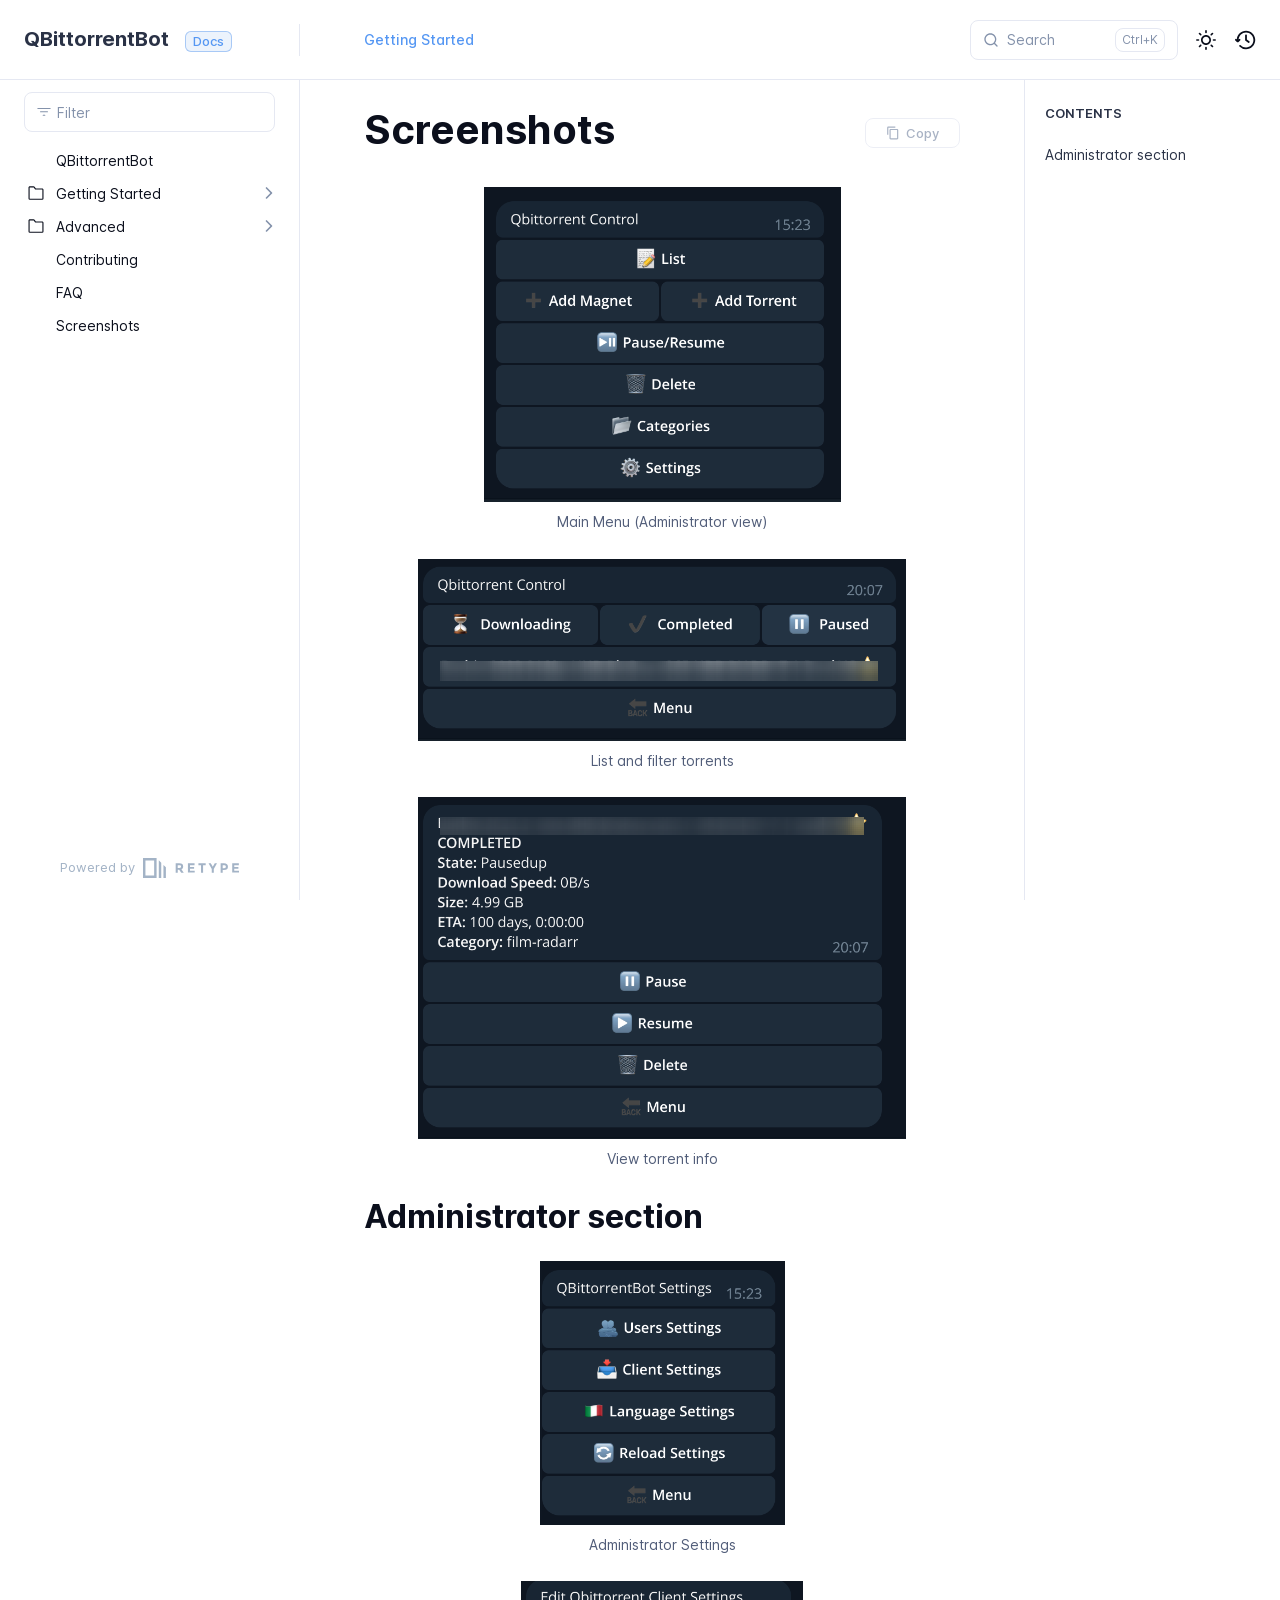
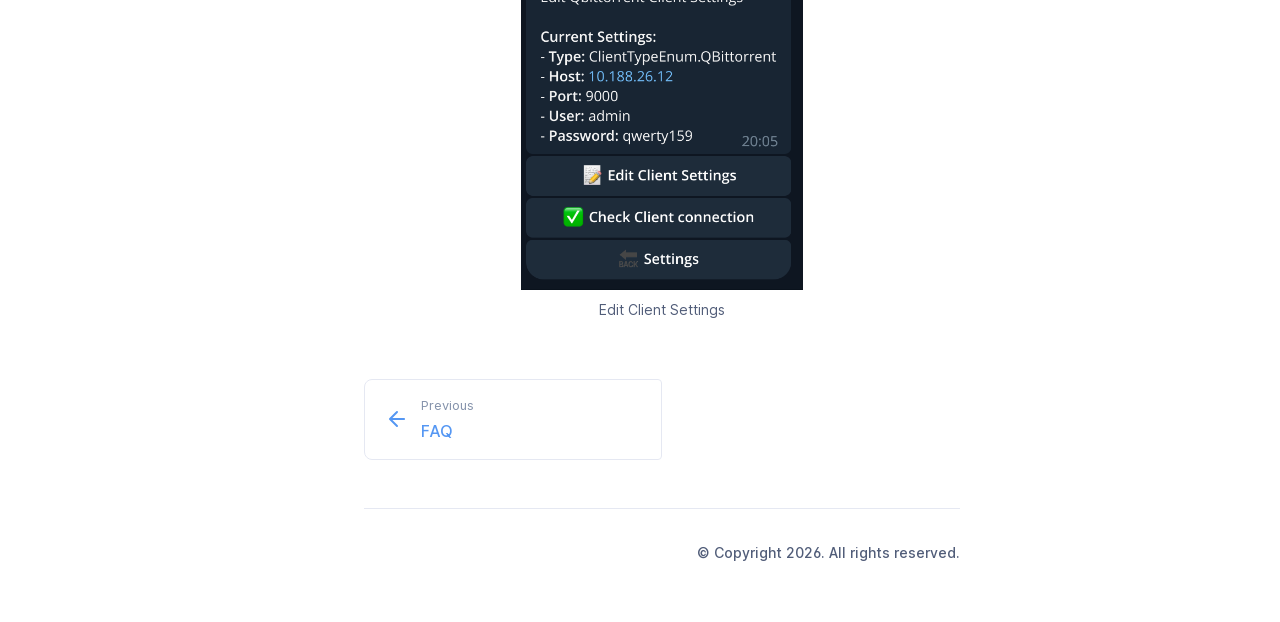
<file: screenshots/index.html>
<!DOCTYPE html>
<html lang="en" class="h-full">
<head>
    <meta charset="UTF-8">
    <meta name="viewport" content="width=device-width,initial-scale=1">
    <meta name="color-scheme" content="light dark">
    <meta name="turbo-root" content="/QBittorrentBot">
    <meta name="turbo-cache-control" content="no-cache" data-turbo-track="reload" data-track-token="4.6.0.841471325305">

    <!-- See retype.com -->
    <meta name="generator" content="Retype 4.6.0">

    <!-- Primary Meta Tags -->
    <title>Screenshots</title>
    <meta name="title" content="Screenshots">
    <meta name="description" content="Main Menu (Administrator view)">

    <!-- Canonical -->
    <link rel="canonical" href="https://ch3p4ll3.github.io/QBittorrentBot/screenshots/">
    <link rel="sitemap" type="application/xml" title="Sitemap" href="https://ch3p4ll3.github.io/QBittorrentBot/sitemap.xml">

    <!-- Open Graph -->
    <meta property="og:type" content="website">
    <meta property="og:url" content="https://ch3p4ll3.github.io/QBittorrentBot/screenshots/">
    <meta property="og:title" content="Screenshots">
    <meta property="og:description" content="Main Menu (Administrator view)">
    <meta property="og:image" content="https://ch3p4ll3.github.io/QBittorrentBot/images/administrator.png">
    <meta property="og:image:width" content="1200">
    <meta property="og:image:height" content="630">
    <meta property="og:image:alt" content="Screenshots">
    <meta property="og:site_name" content="QBittorrentBot">
    <meta property="og:locale" content="en_US">

    <!-- Twitter -->
    <meta name="twitter:card" content="summary_large_image">
    <meta name="twitter:url" content="https://ch3p4ll3.github.io/QBittorrentBot/screenshots/">
    <meta name="twitter:title" content="Screenshots">
    <meta name="twitter:description" content="Main Menu (Administrator view)">
    <meta name="twitter:image" content="https://ch3p4ll3.github.io/QBittorrentBot/images/administrator.png">
    <meta name="twitter:image:alt" content="Screenshots">

    <!-- Alternate Markdown -->
    <link rel="alternate" type="text/markdown" href="https://ch3p4ll3.github.io/QBittorrentBot/screenshots/index.md">

    <script data-cfasync="false">(function(){var cl=document.documentElement.classList,ls=localStorage.getItem("retype_scheme"),hd=cl.contains("dark"),hl=cl.contains("light"),wm=window.matchMedia&&window.matchMedia("(prefers-color-scheme: dark)").matches;if(ls==="dark"||(!ls&&wm&&!hd&&!hl)){cl.remove("light");cl.add("dark")}else if(ls==="light"||(!ls&&!wm&&!hd&&!hl)){cl.remove("dark");cl.add("light")}})();</script>

    <link href="../resources/css/retype.css?v=4.6.0.841471325305" rel="stylesheet">

    <script data-cfasync="false" src="../resources/js/config.js?v=4.6.0.841471325305" data-turbo-eval="false" defer></script>
    <script data-cfasync="false" src="../resources/js/retype.js?v=4.6.0" data-turbo-eval="false" defer></script>
    <script id="lunr-js" data-cfasync="false" src="../resources/js/lunr.js?v=4.6.0.841471325305" data-turbo-eval="false" defer></script>
</head>
<body>
    <div id="retype-app" class="relative text-base antialiased text-base-text bg-base-bg font-body">
    <div class="absolute bottom-0 left-0" style="top: 5rem; right: 50%"></div>

    <header id="retype-header" class="sticky top-0 z-30 flex w-full h-16 bg-header-bg border-b border-header-border md:h-20">
        <div class="container relative flex items-center justify-between pr-6 grow md:justify-start">
            <!-- Mobile menu button skeleton -->
            <button v-cloak class="skeleton retype-mobile-menu-button flex items-center justify-center shrink-0 overflow-hidden dark:text-white focus:outline-hidden rounded-full w-10 h-10 ml-3.5 md:hidden"><svg xmlns="http://www.w3.org/2000/svg" class="mb-px shrink-0" width="24" height="24" viewBox="0 0 24 24" role="presentation" style="margin-bottom: 0px;"><g fill="currentColor"><path d="M2 4h20v2H2zM2 11h20v2H2zM2 18h20v2H2z"></path></g></svg></button>
            <div v-cloak id="retype-sidebar-left-toggle-button"></div>
    
            <!-- Logo -->
            <div class="flex items-center justify-between h-full py-2 md:w-75">
                <div class="flex items-center px-2 md:px-6">
                    <a id="retype-branding-logo" href="https://ch3p4ll3.github.io/QBittorrentBot/" class="flex items-center leading-snug text-xl">
                        <span class="dark:text-white font-bold line-clamp-1 md:line-clamp-2">QBittorrentBot</span>
                    </a><span id="retype-branding-label" class="inline-flex mt-1 px-2 py-1 ml-4 text-xs font-medium leading-none items-center rounded-md bg-branding-label-bg text-branding-label-text ring-1 ring-branding-label-border ring-inset md:inline-block">Docs</span>
                </div>
    
                <span class="hidden h-8 border-r md:inline-block border-base-border"></span>
            </div>
    
            <div class="flex justify-between md:grow">
                <!-- Top Nav -->
                <nav id="retype-header-nav" class="hidden md:flex">
                    <ul class="flex flex-col mb-4 md:pl-16 md:mb-0 md:flex-row md:items-center">
                        <li class="mr-6">
                            <a class="py-2 md:mb-0 inline-flex items-center text-sm whitespace-nowrap transition-colors duration-200 ease-linear md:text-header-text font-header-text hover:text-header-text-hover" href="../getting_started/">Getting Started</a>
                        </li>
    
                    </ul>
                </nav>
    
                <div v-cloak class="flex justify-end grow">
                    <div id="retype-mobile-search-button"></div>
                    <doc-search-desktop></doc-search-desktop>
    
                    <doc-theme-switch class="lg:ml-2"></doc-theme-switch>
                    <doc-history></doc-history>
                </div>
            </div>
        </div>
    </header>


    <div id="retype-container" class="container relative flex bg-white">
        <!-- Sidebar Skeleton -->
        <div v-cloak class="fixed flex flex-col shrink-0 duration-300 ease-in-out bg-sidebar-left-bg border-sidebar-left-border sidebar top-20 w-75 border-r h-screen md:sticky transition-transform skeleton">
        
            <div class="flex items-center h-16 px-6">
                <input id="retype-filter-input-mock" class="w-full h-10 pl-8 px-3 py-2 transition-colors duration-200 ease-linear bg-filter-bg border border-filter-border rounded-lg shadow-none md:text-sm hover:border-filter-border-hover focus:outline-hidden focus:border-filter-border-focus placeholder-filter-placeholder" type="text">
            </div>
        
            <div class="pl-6 mt-1 mb-4">
                <div class="w-32 h-3 mb-4 bg-skeleton-bg rounded-full loading"></div>
                <div class="w-48 h-3 mb-4 bg-skeleton-bg rounded-full loading"></div>
                <div class="w-40 h-3 mb-4 bg-skeleton-bg rounded-full loading"></div>
                <div class="w-32 h-3 mb-4 bg-skeleton-bg rounded-full loading"></div>
                <div class="w-48 h-3 mb-4 bg-skeleton-bg rounded-full loading"></div>
                <div class="w-40 h-3 mb-4 bg-skeleton-bg rounded-full loading"></div>
            </div>
        
            <div class="shrink-0 mt-auto bg-transparent dark:border-base-border">
                <a class="flex items-center justify-center flex-nowrap h-16 text-gray-350 dark:text-dark-400 hover:text-gray-600 dark:hover:text-dark-300 transition-colors duration-150 ease-in docs-powered-by" target="_blank" href="https://retype.com/" rel="noopener">
                    <span class="text-xs whitespace-nowrap">Powered by</span>
                    <svg xmlns="http://www.w3.org/2000/svg" class="ml-2" fill="currentColor" width="96" height="20" overflow="visible"><path d="M0 0v20h13.59V0H0zm11.15 17.54H2.44V2.46h8.71v15.08zM15.8 20h2.44V4.67L15.8 2.22zM20.45 6.89V20h2.44V9.34z"/><g><path d="M40.16 8.44c0 1.49-.59 2.45-1.75 2.88l2.34 3.32h-2.53l-2.04-2.96h-1.43v2.96h-2.06V5.36h3.5c1.43 0 2.46.24 3.07.73s.9 1.27.9 2.35zm-2.48 1.1c.26-.23.38-.59.38-1.09 0-.5-.13-.84-.4-1.03s-.73-.28-1.39-.28h-1.54v2.75h1.5c.72 0 1.2-.12 1.45-.35zM51.56 5.36V7.2h-4.59v1.91h4.13v1.76h-4.13v1.92h4.74v1.83h-6.79V5.36h6.64zM60.09 7.15v7.48h-2.06V7.15h-2.61V5.36h7.28v1.79h-2.61zM70.81 14.64h-2.06v-3.66l-3.19-5.61h2.23l1.99 3.45 1.99-3.45H74l-3.19 5.61v3.66zM83.99 6.19c.65.55.97 1.4.97 2.55s-.33 1.98-1 2.51-1.68.8-3.04.8h-1.23v2.59h-2.06V5.36h3.26c1.42 0 2.45.28 3.1.83zm-1.51 3.65c.25-.28.37-.69.37-1.22s-.16-.92-.48-1.14c-.32-.23-.82-.34-1.5-.34H79.7v3.12h1.38c.68 0 1.15-.14 1.4-.42zM95.85 5.36V7.2h-4.59v1.91h4.13v1.76h-4.13v1.92H96v1.83h-6.79V5.36h6.64z"/></g></svg>
                </a>
            </div>
        </div>
        
        <!-- Sidebar component -->
        <doc-sidebar v-cloak>
            <template #sidebar-footer>
                <div class="shrink-0 mt-auto border-t md:bg-transparent md:border-none dark:border-base-border">
        
                    <div class="py-3 px-6 md:hidden border-b dark:border-base-border">
                        <nav>
                            <ul class="flex flex-wrap justify-center items-center">
                                <li class="mr-6">
                                    <a class="block py-1 inline-flex items-center text-sm whitespace-nowrap transition-colors duration-200 ease-linear md:text-header-text font-header-text hover:text-header-text-hover" href="../getting_started/">Getting Started</a>
                                </li>
        
                            </ul>
                        </nav>
                    </div>
        
                    <a class="flex items-center justify-center flex-nowrap h-16 text-gray-350 dark:text-dark-400 hover:text-gray-600 dark:hover:text-dark-300 transition-colors duration-150 ease-in docs-powered-by" target="_blank" href="https://retype.com/" rel="noopener">
                        <span class="text-xs whitespace-nowrap">Powered by</span>
                        <svg xmlns="http://www.w3.org/2000/svg" class="ml-2" fill="currentColor" width="96" height="20" overflow="visible"><path d="M0 0v20h13.59V0H0zm11.15 17.54H2.44V2.46h8.71v15.08zM15.8 20h2.44V4.67L15.8 2.22zM20.45 6.89V20h2.44V9.34z"/><g><path d="M40.16 8.44c0 1.49-.59 2.45-1.75 2.88l2.34 3.32h-2.53l-2.04-2.96h-1.43v2.96h-2.06V5.36h3.5c1.43 0 2.46.24 3.07.73s.9 1.27.9 2.35zm-2.48 1.1c.26-.23.38-.59.38-1.09 0-.5-.13-.84-.4-1.03s-.73-.28-1.39-.28h-1.54v2.75h1.5c.72 0 1.2-.12 1.45-.35zM51.56 5.36V7.2h-4.59v1.91h4.13v1.76h-4.13v1.92h4.74v1.83h-6.79V5.36h6.64zM60.09 7.15v7.48h-2.06V7.15h-2.61V5.36h7.28v1.79h-2.61zM70.81 14.64h-2.06v-3.66l-3.19-5.61h2.23l1.99 3.45 1.99-3.45H74l-3.19 5.61v3.66zM83.99 6.19c.65.55.97 1.4.97 2.55s-.33 1.98-1 2.51-1.68.8-3.04.8h-1.23v2.59h-2.06V5.36h3.26c1.42 0 2.45.28 3.1.83zm-1.51 3.65c.25-.28.37-.69.37-1.22s-.16-.92-.48-1.14c-.32-.23-.82-.34-1.5-.34H79.7v3.12h1.38c.68 0 1.15-.14 1.4-.42zM95.85 5.36V7.2h-4.59v1.91h4.13v1.76h-4.13v1.92H96v1.83h-6.79V5.36h6.64z"/></g></svg>
                    </a>
                </div>
            </template>
        </doc-sidebar>

        <div class="grow min-w-0 bg-body-bg">
            <!-- Render "toolbar" template here on api pages --><!-- Render page content -->
<div class="flex">
    <div id="retype-main" class="min-w-0 p-4 grow md:px-16">
        <main class="relative pb-12 lg:pt-2">
            <div class="relative retype-markdown" id="retype-content">
                <!-- Rendered if sidebar right is enabled -->
                <div id="retype-sidebar-right-toggle"></div>
                <doc-page-actions></doc-page-actions>

                <!-- Page content  -->
<h1 id="screenshots">Screenshots</h1>
<figure class="content-center">
    <img src="../images/administrator.png" alt="Main Menu (Administrator view)" class="max-w-full h-auto rounded-image-rounded border-image-border border-image-border-width" width="357" height="315" />
    <figcaption class="caption">Main Menu (Administrator view)</figcaption>
</figure>
<p><figure class="content-center">
    <img src="../images/list_torrents.png" alt="List and filter torrents" class="max-w-full h-auto rounded-image-rounded border-image-border border-image-border-width" width="488" height="182" />
    <figcaption class="caption">List and filter torrents</figcaption>
</figure>
<figure class="content-center">
    <img src="../images/torrent_info.png" alt="View torrent info" class="max-w-full h-auto rounded-image-rounded border-image-border border-image-border-width" width="488" height="342" />
    <figcaption class="caption">View torrent info</figcaption>
</figure>
</p>
<h2 id="administrator--section">Administrator  section</h2>
<p><figure class="content-center">
    <img src="../images/administrator_settings.png" alt="Administrator Settings" class="max-w-full h-auto rounded-image-rounded border-image-border border-image-border-width" width="245" height="264" />
    <figcaption class="caption">Administrator Settings</figcaption>
</figure>
<figure class="content-center">
    <img src="../images/administrator_qbittorrent_settings.png" alt="Edit Client Settings" class="max-w-full h-auto rounded-image-rounded border-image-border border-image-border-width" width="282" height="309" />
    <figcaption class="caption">Edit Client Settings</figcaption>
</figure>
</p>

                
                <!-- Required only on API pages -->
                <doc-toolbar-member-filter-no-results></doc-toolbar-member-filter-no-results>
            </div>
            <footer id="retype-content-footer" class="clear-both">
            
                <nav id="retype-nextprev" class="print:hidden flex mt-14">
                    <div class="w-1/2">
                        <a class="px-5 py-4 h-full flex items-center break-normal font-medium text-body-link border border-base-border hover:border-base-border-hover rounded-r rounded-l-lg transition-colors duration-150 relative hover:z-5" href="../faq/">
                            <svg xmlns="http://www.w3.org/2000/svg" class="mr-3" width="24" height="24" viewBox="0 0 24 24" fill="currentColor" overflow="visible"><path d="M19 11H7.41l5.29-5.29a.996.996 0 10-1.41-1.41l-7 7a1 1 0 000 1.42l7 7a1.024 1.024 0 001.42-.01.996.996 0 000-1.41L7.41 13H19c.55 0 1-.45 1-1s-.45-1-1-1z" /><path fill="none" d="M0 0h24v24H0z" /></svg>
                            <span>
                                <span class="block text-xs font-normal text-base-text-muted">Previous</span>
                                <span class="block mt-1">FAQ</span>
                            </span>
                        </a>
                    </div>
            
                    <div class="w-1/2">
                    </div>
                </nav>
            </footer>
        </main>

        <div id="retype-page-footer" class="print:border-none border-t border-base-border pt-6 mb-8">
            <footer class="flex flex-wrap items-center justify-between print:justify-center">
                <div id="retype-footer-links" class="print:hidden">
                    <ul class="flex flex-wrap items-center text-sm">
                    </ul>
                </div>
                <div id="retype-copyright" class="print:justify-center py-2 text-footer-text font-footer-link text-sm leading-relaxed"><p>© Copyright 2026. All rights reserved.</p></div>
            </footer>
        </div>
    </div>

    <!-- Rendered if sidebar right is enabled -->
    <!-- Sidebar right skeleton-->
    <div v-cloak class="fixed top-0 bottom-0 right-0 translate-x-full bg-sidebar-right-bg border-sidebar-right-border lg:sticky lg:border-l lg:shrink-0 lg:pt-6 lg:translate-x-0 sm:w-1/2 lg:w-64 lg:z-0 md:w-104 sidebar-right skeleton">
        <div class="pl-5">
            <div class="w-32 h-3 mb-4 bg-skeleton-bg rounded-full loading"></div>
            <div class="w-48 h-3 mb-4 bg-skeleton-bg rounded-full loading"></div>
            <div class="w-40 h-3 mb-4 bg-skeleton-bg rounded-full loading"></div>
        </div>
    </div>

    <!-- User should be able to hide sidebar right -->
    <doc-sidebar-right v-cloak></doc-sidebar-right>
</div>

        </div>
    </div>

    <doc-search-mobile></doc-search-mobile>
    <doc-back-to-top></doc-back-to-top>
</div>


    <div id="retype-overlay-target"></div>

        <script data-cfasync="false">window.__DOCS__ = { "title": "Screenshots", level: 1, icon: "file", hasPrism: false, hasInstagram: false, hasMermaid: false, hasMath: false, tocDepth: 23, "md": "/screenshots/index.md" }</script>
</body>
</html>
</file>
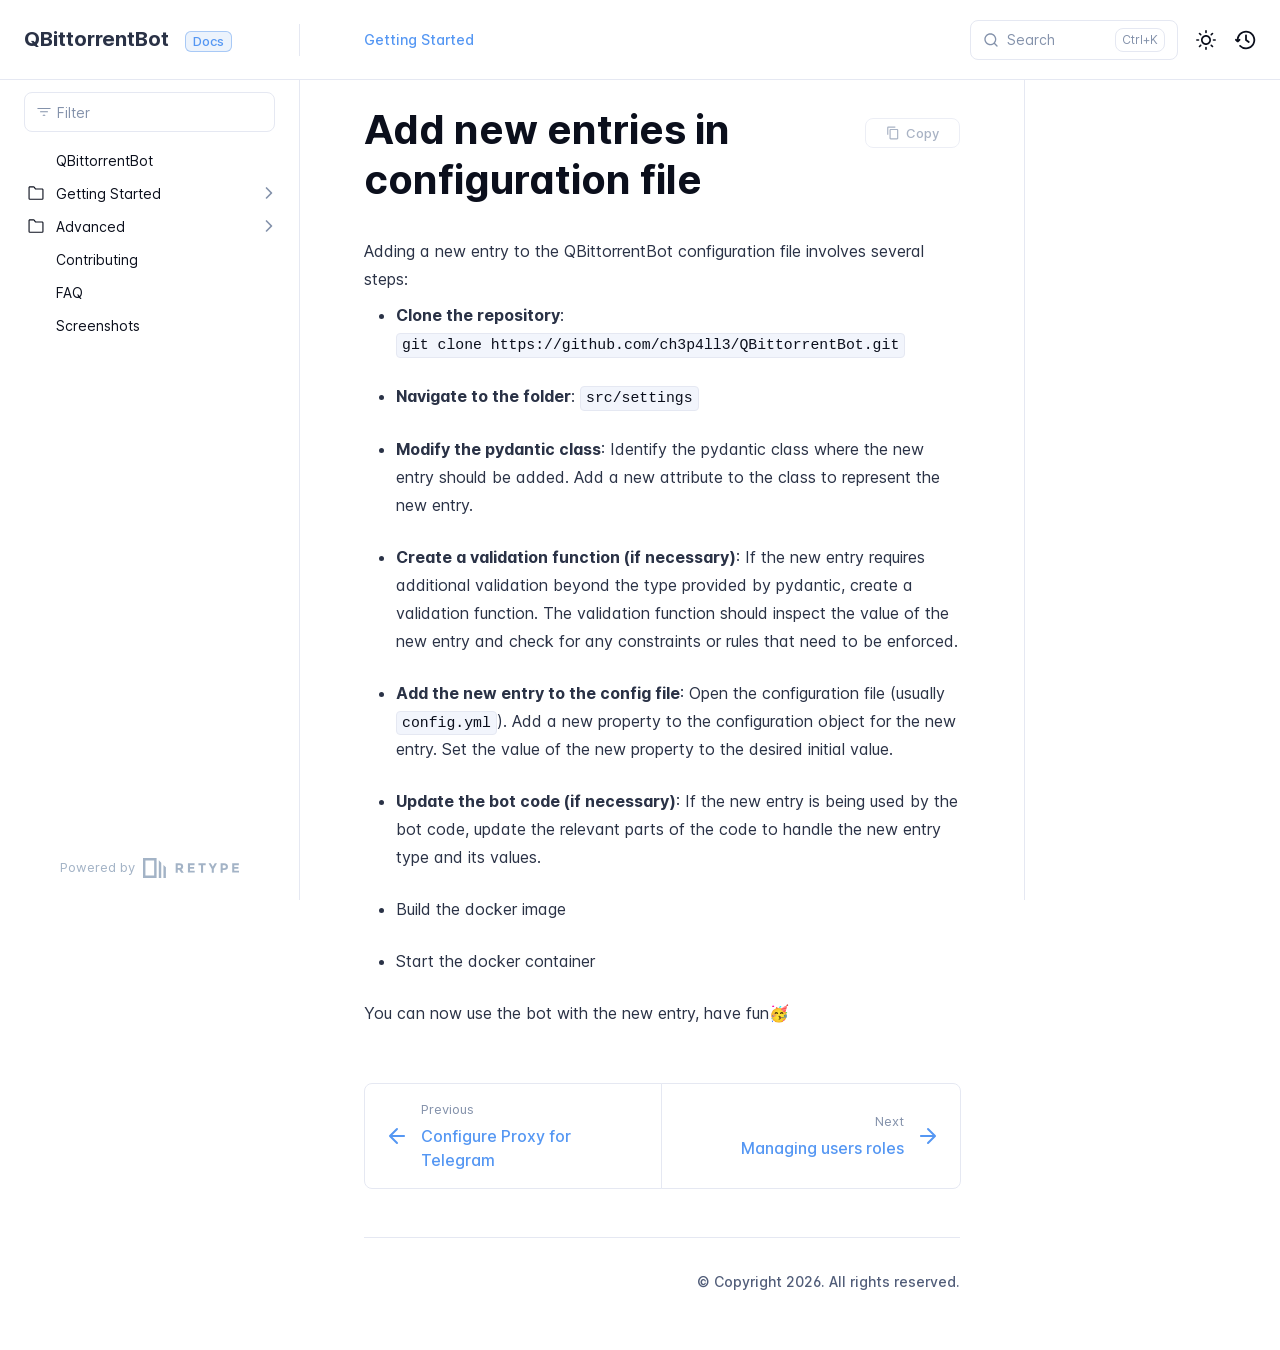
<file: advanced/add_entries_configuration/index.html>
<!DOCTYPE html>
<html lang="en" class="h-full">
<head>
    <meta charset="UTF-8">
    <meta name="viewport" content="width=device-width,initial-scale=1">
    <meta name="color-scheme" content="light dark">
    <meta name="turbo-root" content="/QBittorrentBot">
    <meta name="turbo-cache-control" content="no-cache" data-turbo-track="reload" data-track-token="4.6.0.841471325305">

    <!-- See retype.com -->
    <meta name="generator" content="Retype 4.6.0">

    <!-- Primary Meta Tags -->
    <title>Add new entries in configuration file</title>
    <meta name="title" content="Add new entries in configuration file">
    <meta name="description" content="Adding a new entry to the QBittorrentBot configuration file involves several steps:">

    <!-- Canonical -->
    <link rel="canonical" href="https://ch3p4ll3.github.io/QBittorrentBot/advanced/add_entries_configuration/">
    <link rel="sitemap" type="application/xml" title="Sitemap" href="https://ch3p4ll3.github.io/QBittorrentBot/sitemap.xml">

    <!-- Open Graph -->
    <meta property="og:type" content="website">
    <meta property="og:url" content="https://ch3p4ll3.github.io/QBittorrentBot/advanced/add_entries_configuration/">
    <meta property="og:title" content="Add new entries in configuration file">
    <meta property="og:description" content="Adding a new entry to the QBittorrentBot configuration file involves several steps:">
    <meta property="og:site_name" content="QBittorrentBot">
    <meta property="og:locale" content="en_US">

    <!-- Twitter -->
    <meta name="twitter:card" content="summary_large_image">
    <meta name="twitter:url" content="https://ch3p4ll3.github.io/QBittorrentBot/advanced/add_entries_configuration/">
    <meta name="twitter:title" content="Add new entries in configuration file">
    <meta name="twitter:description" content="Adding a new entry to the QBittorrentBot configuration file involves several steps:">

    <!-- Alternate Markdown -->
    <link rel="alternate" type="text/markdown" href="https://ch3p4ll3.github.io/QBittorrentBot/advanced/add_entries_configuration.md">

    <script data-cfasync="false">(function(){var cl=document.documentElement.classList,ls=localStorage.getItem("retype_scheme"),hd=cl.contains("dark"),hl=cl.contains("light"),wm=window.matchMedia&&window.matchMedia("(prefers-color-scheme: dark)").matches;if(ls==="dark"||(!ls&&wm&&!hd&&!hl)){cl.remove("light");cl.add("dark")}else if(ls==="light"||(!ls&&!wm&&!hd&&!hl)){cl.remove("dark");cl.add("light")}})();</script>

    <link href="../../resources/css/retype.css?v=4.6.0.841471325305" rel="stylesheet">

    <script data-cfasync="false" src="../../resources/js/config.js?v=4.6.0.841471325305" data-turbo-eval="false" defer></script>
    <script data-cfasync="false" src="../../resources/js/retype.js?v=4.6.0" data-turbo-eval="false" defer></script>
    <script id="lunr-js" data-cfasync="false" src="../../resources/js/lunr.js?v=4.6.0.841471325305" data-turbo-eval="false" defer></script>
</head>
<body>
    <div id="retype-app" class="relative text-base antialiased text-base-text bg-base-bg font-body">
    <div class="absolute bottom-0 left-0" style="top: 5rem; right: 50%"></div>

    <header id="retype-header" class="sticky top-0 z-30 flex w-full h-16 bg-header-bg border-b border-header-border md:h-20">
        <div class="container relative flex items-center justify-between pr-6 grow md:justify-start">
            <!-- Mobile menu button skeleton -->
            <button v-cloak class="skeleton retype-mobile-menu-button flex items-center justify-center shrink-0 overflow-hidden dark:text-white focus:outline-hidden rounded-full w-10 h-10 ml-3.5 md:hidden"><svg xmlns="http://www.w3.org/2000/svg" class="mb-px shrink-0" width="24" height="24" viewBox="0 0 24 24" role="presentation" style="margin-bottom: 0px;"><g fill="currentColor"><path d="M2 4h20v2H2zM2 11h20v2H2zM2 18h20v2H2z"></path></g></svg></button>
            <div v-cloak id="retype-sidebar-left-toggle-button"></div>
    
            <!-- Logo -->
            <div class="flex items-center justify-between h-full py-2 md:w-75">
                <div class="flex items-center px-2 md:px-6">
                    <a id="retype-branding-logo" href="https://ch3p4ll3.github.io/QBittorrentBot/" class="flex items-center leading-snug text-xl">
                        <span class="dark:text-white font-bold line-clamp-1 md:line-clamp-2">QBittorrentBot</span>
                    </a><span id="retype-branding-label" class="inline-flex mt-1 px-2 py-1 ml-4 text-xs font-medium leading-none items-center rounded-md bg-branding-label-bg text-branding-label-text ring-1 ring-branding-label-border ring-inset md:inline-block">Docs</span>
                </div>
    
                <span class="hidden h-8 border-r md:inline-block border-base-border"></span>
            </div>
    
            <div class="flex justify-between md:grow">
                <!-- Top Nav -->
                <nav id="retype-header-nav" class="hidden md:flex">
                    <ul class="flex flex-col mb-4 md:pl-16 md:mb-0 md:flex-row md:items-center">
                        <li class="mr-6">
                            <a class="py-2 md:mb-0 inline-flex items-center text-sm whitespace-nowrap transition-colors duration-200 ease-linear md:text-header-text font-header-text hover:text-header-text-hover" href="../../getting_started/">Getting Started</a>
                        </li>
    
                    </ul>
                </nav>
    
                <div v-cloak class="flex justify-end grow">
                    <div id="retype-mobile-search-button"></div>
                    <doc-search-desktop></doc-search-desktop>
    
                    <doc-theme-switch class="lg:ml-2"></doc-theme-switch>
                    <doc-history></doc-history>
                </div>
            </div>
        </div>
    </header>


    <div id="retype-container" class="container relative flex bg-white">
        <!-- Sidebar Skeleton -->
        <div v-cloak class="fixed flex flex-col shrink-0 duration-300 ease-in-out bg-sidebar-left-bg border-sidebar-left-border sidebar top-20 w-75 border-r h-screen md:sticky transition-transform skeleton">
        
            <div class="flex items-center h-16 px-6">
                <input id="retype-filter-input-mock" class="w-full h-10 pl-8 px-3 py-2 transition-colors duration-200 ease-linear bg-filter-bg border border-filter-border rounded-lg shadow-none md:text-sm hover:border-filter-border-hover focus:outline-hidden focus:border-filter-border-focus placeholder-filter-placeholder" type="text">
            </div>
        
            <div class="pl-6 mt-1 mb-4">
                <div class="w-32 h-3 mb-4 bg-skeleton-bg rounded-full loading"></div>
                <div class="w-48 h-3 mb-4 bg-skeleton-bg rounded-full loading"></div>
                <div class="w-40 h-3 mb-4 bg-skeleton-bg rounded-full loading"></div>
                <div class="w-32 h-3 mb-4 bg-skeleton-bg rounded-full loading"></div>
                <div class="w-48 h-3 mb-4 bg-skeleton-bg rounded-full loading"></div>
                <div class="w-40 h-3 mb-4 bg-skeleton-bg rounded-full loading"></div>
            </div>
        
            <div class="shrink-0 mt-auto bg-transparent dark:border-base-border">
                <a class="flex items-center justify-center flex-nowrap h-16 text-gray-350 dark:text-dark-400 hover:text-gray-600 dark:hover:text-dark-300 transition-colors duration-150 ease-in docs-powered-by" target="_blank" href="https://retype.com/" rel="noopener">
                    <span class="text-xs whitespace-nowrap">Powered by</span>
                    <svg xmlns="http://www.w3.org/2000/svg" class="ml-2" fill="currentColor" width="96" height="20" overflow="visible"><path d="M0 0v20h13.59V0H0zm11.15 17.54H2.44V2.46h8.71v15.08zM15.8 20h2.44V4.67L15.8 2.22zM20.45 6.89V20h2.44V9.34z"/><g><path d="M40.16 8.44c0 1.49-.59 2.45-1.75 2.88l2.34 3.32h-2.53l-2.04-2.96h-1.43v2.96h-2.06V5.36h3.5c1.43 0 2.46.24 3.07.73s.9 1.27.9 2.35zm-2.48 1.1c.26-.23.38-.59.38-1.09 0-.5-.13-.84-.4-1.03s-.73-.28-1.39-.28h-1.54v2.75h1.5c.72 0 1.2-.12 1.45-.35zM51.56 5.36V7.2h-4.59v1.91h4.13v1.76h-4.13v1.92h4.74v1.83h-6.79V5.36h6.64zM60.09 7.15v7.48h-2.06V7.15h-2.61V5.36h7.28v1.79h-2.61zM70.81 14.64h-2.06v-3.66l-3.19-5.61h2.23l1.99 3.45 1.99-3.45H74l-3.19 5.61v3.66zM83.99 6.19c.65.55.97 1.4.97 2.55s-.33 1.98-1 2.51-1.68.8-3.04.8h-1.23v2.59h-2.06V5.36h3.26c1.42 0 2.45.28 3.1.83zm-1.51 3.65c.25-.28.37-.69.37-1.22s-.16-.92-.48-1.14c-.32-.23-.82-.34-1.5-.34H79.7v3.12h1.38c.68 0 1.15-.14 1.4-.42zM95.85 5.36V7.2h-4.59v1.91h4.13v1.76h-4.13v1.92H96v1.83h-6.79V5.36h6.64z"/></g></svg>
                </a>
            </div>
        </div>
        
        <!-- Sidebar component -->
        <doc-sidebar v-cloak>
            <template #sidebar-footer>
                <div class="shrink-0 mt-auto border-t md:bg-transparent md:border-none dark:border-base-border">
        
                    <div class="py-3 px-6 md:hidden border-b dark:border-base-border">
                        <nav>
                            <ul class="flex flex-wrap justify-center items-center">
                                <li class="mr-6">
                                    <a class="block py-1 inline-flex items-center text-sm whitespace-nowrap transition-colors duration-200 ease-linear md:text-header-text font-header-text hover:text-header-text-hover" href="../../getting_started/">Getting Started</a>
                                </li>
        
                            </ul>
                        </nav>
                    </div>
        
                    <a class="flex items-center justify-center flex-nowrap h-16 text-gray-350 dark:text-dark-400 hover:text-gray-600 dark:hover:text-dark-300 transition-colors duration-150 ease-in docs-powered-by" target="_blank" href="https://retype.com/" rel="noopener">
                        <span class="text-xs whitespace-nowrap">Powered by</span>
                        <svg xmlns="http://www.w3.org/2000/svg" class="ml-2" fill="currentColor" width="96" height="20" overflow="visible"><path d="M0 0v20h13.59V0H0zm11.15 17.54H2.44V2.46h8.71v15.08zM15.8 20h2.44V4.67L15.8 2.22zM20.45 6.89V20h2.44V9.34z"/><g><path d="M40.16 8.44c0 1.49-.59 2.45-1.75 2.88l2.34 3.32h-2.53l-2.04-2.96h-1.43v2.96h-2.06V5.36h3.5c1.43 0 2.46.24 3.07.73s.9 1.27.9 2.35zm-2.48 1.1c.26-.23.38-.59.38-1.09 0-.5-.13-.84-.4-1.03s-.73-.28-1.39-.28h-1.54v2.75h1.5c.72 0 1.2-.12 1.45-.35zM51.56 5.36V7.2h-4.59v1.91h4.13v1.76h-4.13v1.92h4.74v1.83h-6.79V5.36h6.64zM60.09 7.15v7.48h-2.06V7.15h-2.61V5.36h7.28v1.79h-2.61zM70.81 14.64h-2.06v-3.66l-3.19-5.61h2.23l1.99 3.45 1.99-3.45H74l-3.19 5.61v3.66zM83.99 6.19c.65.55.97 1.4.97 2.55s-.33 1.98-1 2.51-1.68.8-3.04.8h-1.23v2.59h-2.06V5.36h3.26c1.42 0 2.45.28 3.1.83zm-1.51 3.65c.25-.28.37-.69.37-1.22s-.16-.92-.48-1.14c-.32-.23-.82-.34-1.5-.34H79.7v3.12h1.38c.68 0 1.15-.14 1.4-.42zM95.85 5.36V7.2h-4.59v1.91h4.13v1.76h-4.13v1.92H96v1.83h-6.79V5.36h6.64z"/></g></svg>
                    </a>
                </div>
            </template>
        </doc-sidebar>

        <div class="grow min-w-0 bg-body-bg">
            <!-- Render "toolbar" template here on api pages --><!-- Render page content -->
<div class="flex">
    <div id="retype-main" class="min-w-0 p-4 grow md:px-16">
        <main class="relative pb-12 lg:pt-2">
            <div class="relative retype-markdown" id="retype-content">
                <!-- Rendered if sidebar right is enabled -->
                <div id="retype-sidebar-right-toggle"></div>
                <doc-page-actions></doc-page-actions>

                <!-- Page content  -->
<h1 id="add-new-entries-in-configuration-file">Add new entries in configuration file</h1>
<p>Adding a new entry to the QBittorrentBot configuration file involves several steps:</p>
<ul>
<li>
<p><strong>Clone the repository</strong>: <code translate="no" v-pre>git clone https://github.com/ch3p4ll3/QBittorrentBot.git</code></p>
</li>
<li>
<p><strong>Navigate to the folder</strong>: <code translate="no" v-pre>src/settings</code></p>
</li>
<li>
<p><strong>Modify the pydantic class</strong>:
Identify the pydantic class where the new entry should be added.
Add a new attribute to the class to represent the new entry.</p>
</li>
<li>
<p><strong>Create a validation function (if necessary)</strong>:
If the new entry requires additional validation beyond the type provided by pydantic, create a validation function.
The validation function should inspect the value of the new entry and check for any constraints or rules that need to be enforced.</p>
</li>
<li>
<p><strong>Add the new entry to the config file</strong>:
Open the configuration file (usually <code translate="no" v-pre>config.yml</code>).
Add a new property to the configuration object for the new entry.
Set the value of the new property to the desired initial value.</p>
</li>
<li>
<p><strong>Update the bot code (if necessary)</strong>:
If the new entry is being used by the bot code, update the relevant parts of the code to handle the new entry type and its values.</p>
</li>
<li>
<p>Build the docker image</p>
</li>
<li>
<p>Start the docker container</p>
</li>
</ul>
<p>You can now use the bot with the new entry, have fun<span class="docs-emoji">&#x1F973;</span></p>

                
                <!-- Required only on API pages -->
                <doc-toolbar-member-filter-no-results></doc-toolbar-member-filter-no-results>
            </div>
            <footer id="retype-content-footer" class="clear-both">
            
                <nav id="retype-nextprev" class="print:hidden flex mt-14">
                    <div class="w-1/2">
                        <a class="px-5 py-4 h-full flex items-center break-normal font-medium text-body-link border border-base-border hover:border-base-border-hover rounded-l-lg transition-colors duration-150 relative hover:z-5" href="../../advanced/telegram_proxy/">
                            <svg xmlns="http://www.w3.org/2000/svg" class="mr-3" width="24" height="24" viewBox="0 0 24 24" fill="currentColor" overflow="visible"><path d="M19 11H7.41l5.29-5.29a.996.996 0 10-1.41-1.41l-7 7a1 1 0 000 1.42l7 7a1.024 1.024 0 001.42-.01.996.996 0 000-1.41L7.41 13H19c.55 0 1-.45 1-1s-.45-1-1-1z" /><path fill="none" d="M0 0h24v24H0z" /></svg>
                            <span>
                                <span class="block text-xs font-normal text-base-text-muted">Previous</span>
                                <span class="block mt-1">Configure Proxy for Telegram</span>
                            </span>
                        </a>
                    </div>
            
                    <div class="w-1/2">
                        <a class="px-5 py-4 -mx-px h-full flex items-center justify-end break-normal font-medium text-body-link border border-base-border hover:border-base-border-hover rounded-r-lg transition-colors duration-150 relative hover:z-5" href="../../advanced/manager_user_roles/">
                            <span>
                                <span class="block text-xs font-normal text-right text-base-text-muted">Next</span>
                                <span class="block mt-1">Managing users roles</span>
                            </span>
                            <svg xmlns="http://www.w3.org/2000/svg" class="ml-3" width="24" height="24" viewBox="0 0 24 24" fill="currentColor" overflow="visible"><path d="M19.92 12.38a1 1 0 00-.22-1.09l-7-7a.996.996 0 10-1.41 1.41l5.3 5.3H5c-.55 0-1 .45-1 1s.45 1 1 1h11.59l-5.29 5.29a.996.996 0 000 1.41c.19.2.44.3.7.3s.51-.1.71-.29l7-7c.09-.09.16-.21.21-.33z" /><path fill="none" d="M0 0h24v24H0z" /></svg>
                        </a>
                    </div>
                </nav>
            </footer>
        </main>

        <div id="retype-page-footer" class="print:border-none border-t border-base-border pt-6 mb-8">
            <footer class="flex flex-wrap items-center justify-between print:justify-center">
                <div id="retype-footer-links" class="print:hidden">
                    <ul class="flex flex-wrap items-center text-sm">
                    </ul>
                </div>
                <div id="retype-copyright" class="print:justify-center py-2 text-footer-text font-footer-link text-sm leading-relaxed"><p>© Copyright 2026. All rights reserved.</p></div>
            </footer>
        </div>
    </div>

    <!-- Rendered if sidebar right is enabled -->
    <!-- Sidebar right skeleton-->
    <div v-cloak class="fixed top-0 bottom-0 right-0 translate-x-full bg-sidebar-right-bg border-sidebar-right-border lg:sticky lg:border-l lg:shrink-0 lg:pt-6 lg:translate-x-0 sm:w-1/2 lg:w-64 lg:z-0 md:w-104 sidebar-right skeleton">
        <div class="pl-5">
            <div class="w-32 h-3 mb-4 bg-skeleton-bg rounded-full loading"></div>
            <div class="w-48 h-3 mb-4 bg-skeleton-bg rounded-full loading"></div>
            <div class="w-40 h-3 mb-4 bg-skeleton-bg rounded-full loading"></div>
        </div>
    </div>

    <!-- User should be able to hide sidebar right -->
    <doc-sidebar-right v-cloak></doc-sidebar-right>
</div>

        </div>
    </div>

    <doc-search-mobile></doc-search-mobile>
    <doc-back-to-top></doc-back-to-top>
</div>


    <div id="retype-overlay-target"></div>

        <script data-cfasync="false">window.__DOCS__ = { "title": "Add new entries in configuration file", level: 2, icon: "file", hasPrism: false, hasInstagram: false, hasMermaid: false, hasMath: false, tocDepth: 23, "md": "/advanced/add_entries_configuration.md" }</script>
</body>
</html>
</file>
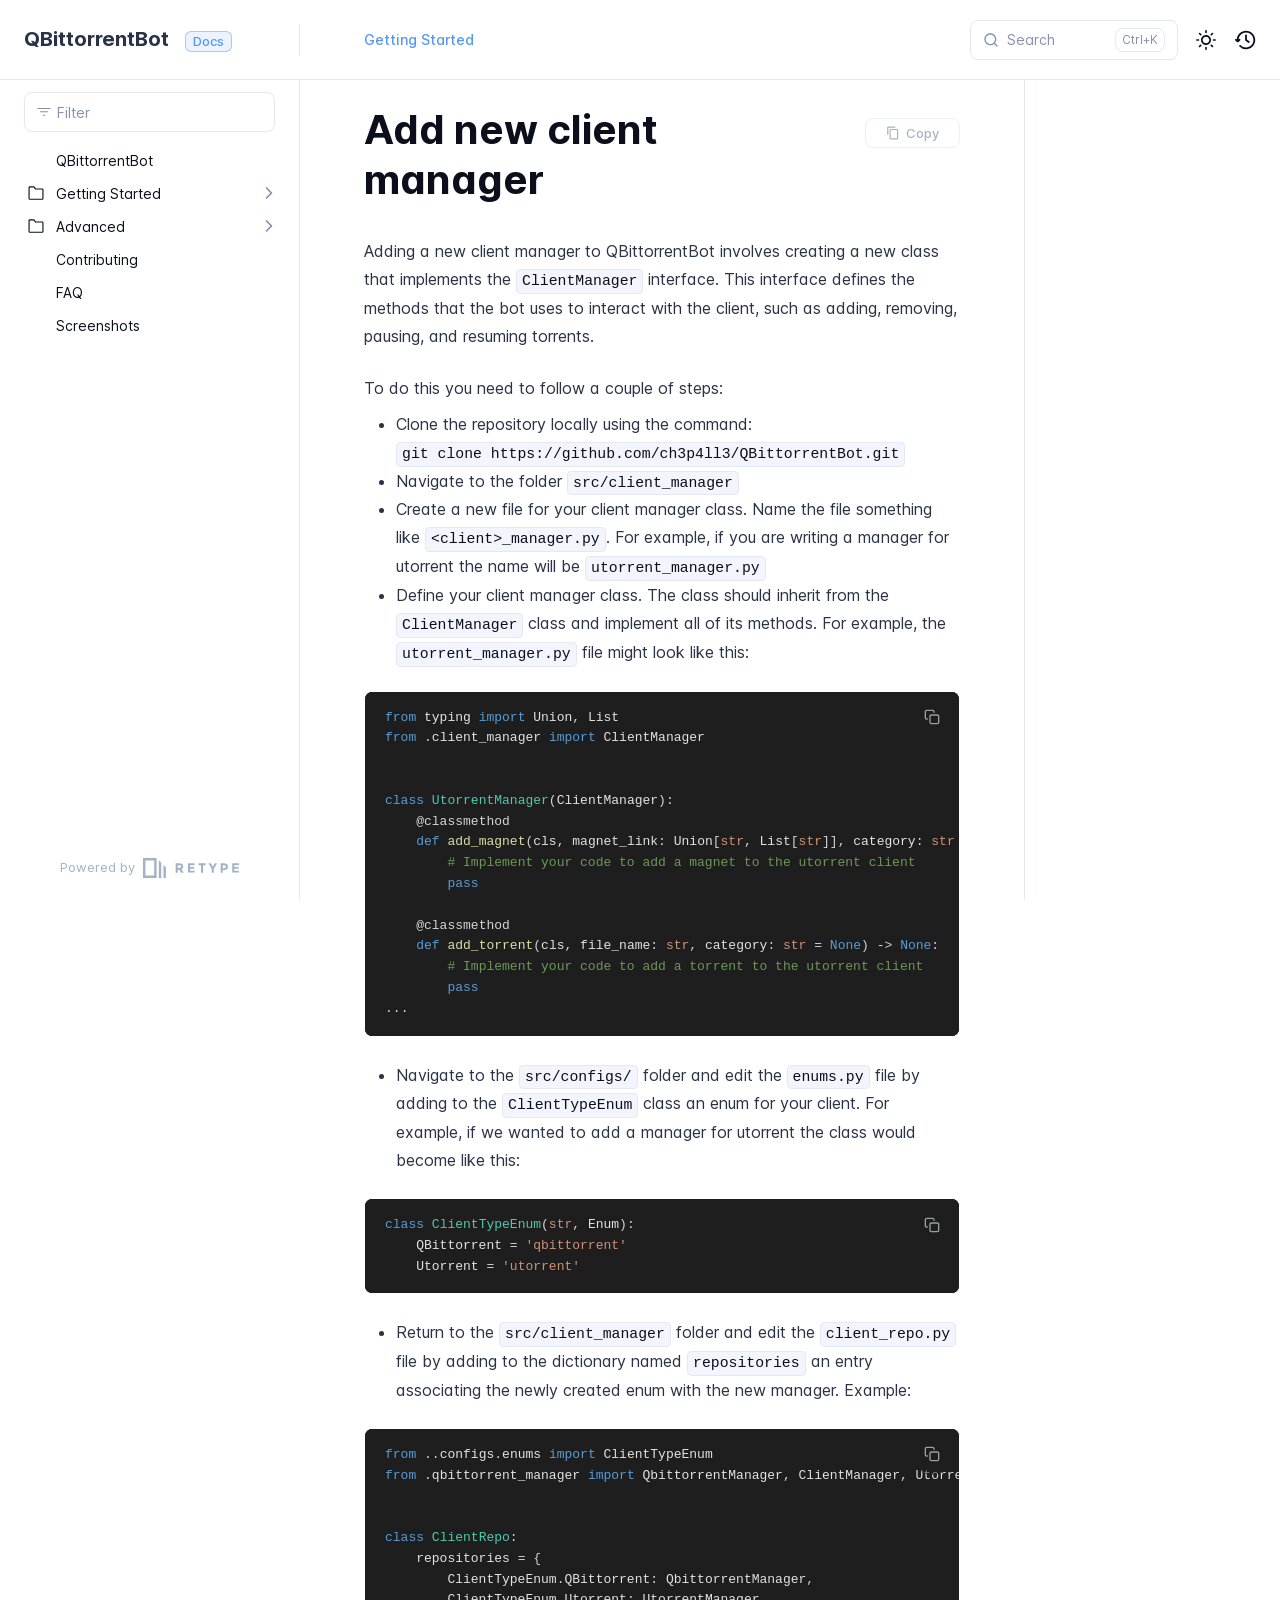
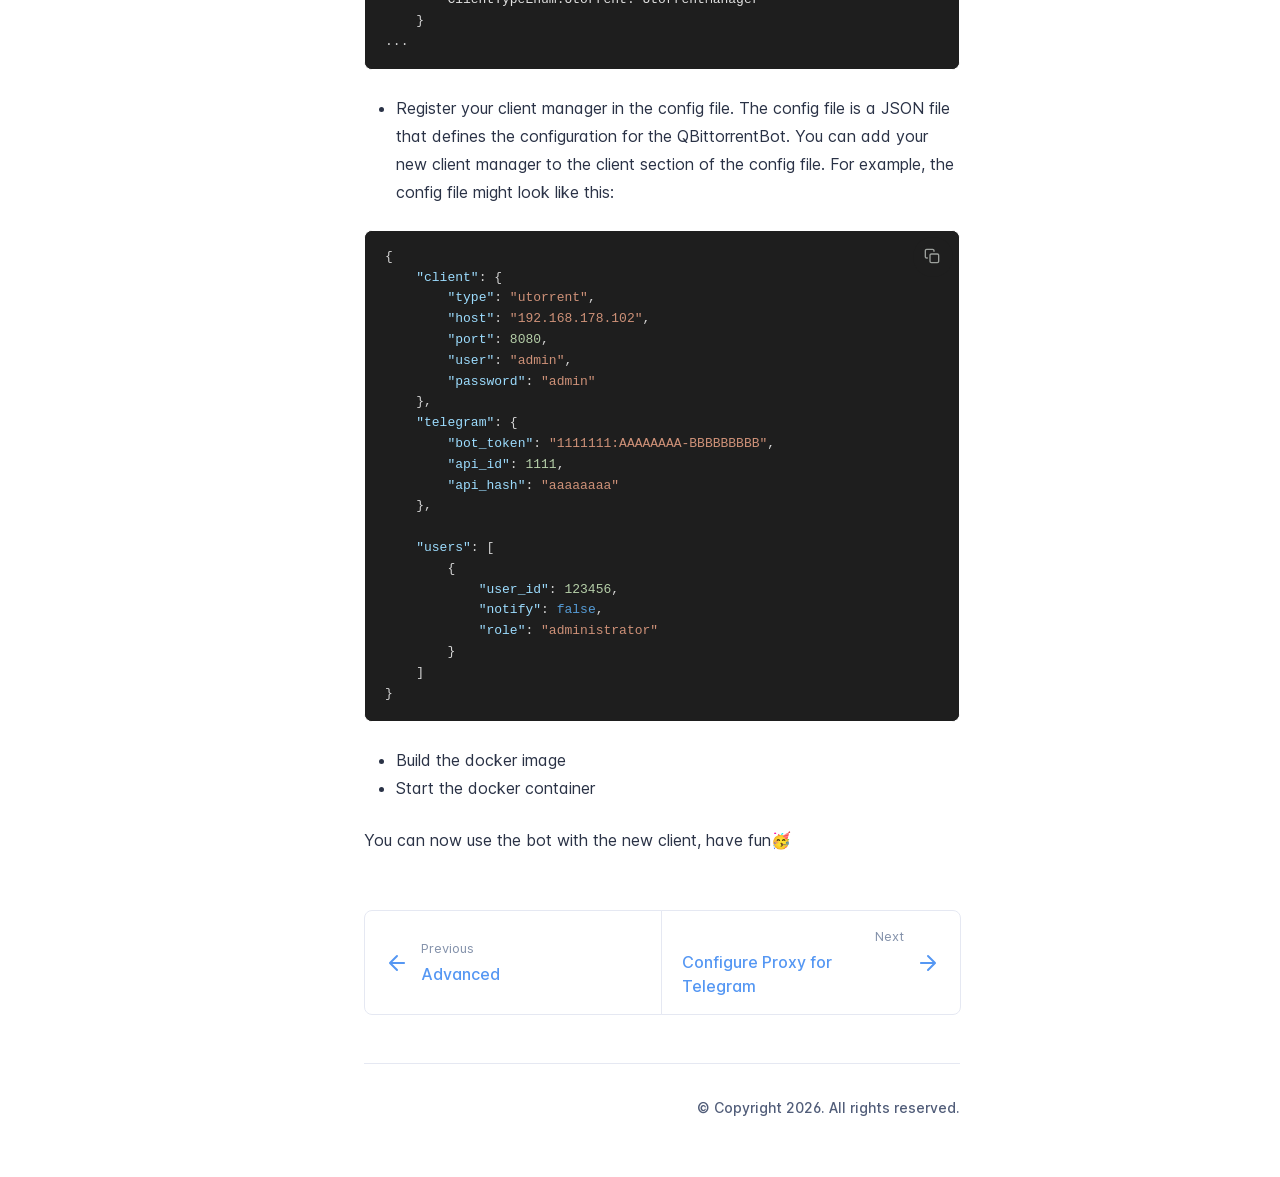
<file: advanced/add_new_client_manager/index.html>
<!DOCTYPE html>
<html lang="en" class="h-full">
<head>
    <meta charset="UTF-8">
    <meta name="viewport" content="width=device-width,initial-scale=1">
    <meta name="color-scheme" content="light dark">
    <meta name="turbo-root" content="/QBittorrentBot">
    <meta name="turbo-cache-control" content="no-cache" data-turbo-track="reload" data-track-token="4.6.0.841471325305">

    <!-- See retype.com -->
    <meta name="generator" content="Retype 4.6.0">

    <!-- Primary Meta Tags -->
    <title>Add new client manager</title>
    <meta name="title" content="Add new client manager">
    <meta name="description" content="Adding a new client manager to QBittorrentBot involves creating a new class that implements the ClientManager interface. This interface defines the methods that the bot uses to interact with the client, such as adding, removing, pausing, and resuming torrents.">

    <!-- Canonical -->
    <link rel="canonical" href="https://ch3p4ll3.github.io/QBittorrentBot/advanced/add_new_client_manager/">
    <link rel="sitemap" type="application/xml" title="Sitemap" href="https://ch3p4ll3.github.io/QBittorrentBot/sitemap.xml">

    <!-- Open Graph -->
    <meta property="og:type" content="website">
    <meta property="og:url" content="https://ch3p4ll3.github.io/QBittorrentBot/advanced/add_new_client_manager/">
    <meta property="og:title" content="Add new client manager">
    <meta property="og:description" content="Adding a new client manager to QBittorrentBot involves creating a new class that implements the ClientManager interface. This interface defines the methods that the bot uses to interact with the client, such as adding, removing, pausing, and resuming torrents.">
    <meta property="og:site_name" content="QBittorrentBot">
    <meta property="og:locale" content="en_US">

    <!-- Twitter -->
    <meta name="twitter:card" content="summary_large_image">
    <meta name="twitter:url" content="https://ch3p4ll3.github.io/QBittorrentBot/advanced/add_new_client_manager/">
    <meta name="twitter:title" content="Add new client manager">
    <meta name="twitter:description" content="Adding a new client manager to QBittorrentBot involves creating a new class that implements the ClientManager interface. This interface defines the methods that the bot uses to interact with the client, such as adding, removing, pausing, and resuming torrents.">

    <!-- Alternate Markdown -->
    <link rel="alternate" type="text/markdown" href="https://ch3p4ll3.github.io/QBittorrentBot/advanced/add_new_client_manager.md">

    <script data-cfasync="false">(function(){var cl=document.documentElement.classList,ls=localStorage.getItem("retype_scheme"),hd=cl.contains("dark"),hl=cl.contains("light"),wm=window.matchMedia&&window.matchMedia("(prefers-color-scheme: dark)").matches;if(ls==="dark"||(!ls&&wm&&!hd&&!hl)){cl.remove("light");cl.add("dark")}else if(ls==="light"||(!ls&&!wm&&!hd&&!hl)){cl.remove("dark");cl.add("light")}})();</script>

    <link href="../../resources/css/retype.css?v=4.6.0.841471325305" rel="stylesheet">

    <script data-cfasync="false" src="../../resources/js/config.js?v=4.6.0.841471325305" data-turbo-eval="false" defer></script>
    <script data-cfasync="false" src="../../resources/js/retype.js?v=4.6.0" data-turbo-eval="false" defer></script>
    <script id="lunr-js" data-cfasync="false" src="../../resources/js/lunr.js?v=4.6.0.841471325305" data-turbo-eval="false" defer></script>
    <script id="prism-js" data-cfasync="false" src="../../resources/js/prism.js?v=4.6.0.841471325305" defer></script>
</head>
<body>
    <div id="retype-app" class="relative text-base antialiased text-base-text bg-base-bg font-body">
    <div class="absolute bottom-0 left-0" style="top: 5rem; right: 50%"></div>

    <header id="retype-header" class="sticky top-0 z-30 flex w-full h-16 bg-header-bg border-b border-header-border md:h-20">
        <div class="container relative flex items-center justify-between pr-6 grow md:justify-start">
            <!-- Mobile menu button skeleton -->
            <button v-cloak class="skeleton retype-mobile-menu-button flex items-center justify-center shrink-0 overflow-hidden dark:text-white focus:outline-hidden rounded-full w-10 h-10 ml-3.5 md:hidden"><svg xmlns="http://www.w3.org/2000/svg" class="mb-px shrink-0" width="24" height="24" viewBox="0 0 24 24" role="presentation" style="margin-bottom: 0px;"><g fill="currentColor"><path d="M2 4h20v2H2zM2 11h20v2H2zM2 18h20v2H2z"></path></g></svg></button>
            <div v-cloak id="retype-sidebar-left-toggle-button"></div>
    
            <!-- Logo -->
            <div class="flex items-center justify-between h-full py-2 md:w-75">
                <div class="flex items-center px-2 md:px-6">
                    <a id="retype-branding-logo" href="https://ch3p4ll3.github.io/QBittorrentBot/" class="flex items-center leading-snug text-xl">
                        <span class="dark:text-white font-bold line-clamp-1 md:line-clamp-2">QBittorrentBot</span>
                    </a><span id="retype-branding-label" class="inline-flex mt-1 px-2 py-1 ml-4 text-xs font-medium leading-none items-center rounded-md bg-branding-label-bg text-branding-label-text ring-1 ring-branding-label-border ring-inset md:inline-block">Docs</span>
                </div>
    
                <span class="hidden h-8 border-r md:inline-block border-base-border"></span>
            </div>
    
            <div class="flex justify-between md:grow">
                <!-- Top Nav -->
                <nav id="retype-header-nav" class="hidden md:flex">
                    <ul class="flex flex-col mb-4 md:pl-16 md:mb-0 md:flex-row md:items-center">
                        <li class="mr-6">
                            <a class="py-2 md:mb-0 inline-flex items-center text-sm whitespace-nowrap transition-colors duration-200 ease-linear md:text-header-text font-header-text hover:text-header-text-hover" href="../../getting_started/">Getting Started</a>
                        </li>
    
                    </ul>
                </nav>
    
                <div v-cloak class="flex justify-end grow">
                    <div id="retype-mobile-search-button"></div>
                    <doc-search-desktop></doc-search-desktop>
    
                    <doc-theme-switch class="lg:ml-2"></doc-theme-switch>
                    <doc-history></doc-history>
                </div>
            </div>
        </div>
    </header>


    <div id="retype-container" class="container relative flex bg-white">
        <!-- Sidebar Skeleton -->
        <div v-cloak class="fixed flex flex-col shrink-0 duration-300 ease-in-out bg-sidebar-left-bg border-sidebar-left-border sidebar top-20 w-75 border-r h-screen md:sticky transition-transform skeleton">
        
            <div class="flex items-center h-16 px-6">
                <input id="retype-filter-input-mock" class="w-full h-10 pl-8 px-3 py-2 transition-colors duration-200 ease-linear bg-filter-bg border border-filter-border rounded-lg shadow-none md:text-sm hover:border-filter-border-hover focus:outline-hidden focus:border-filter-border-focus placeholder-filter-placeholder" type="text">
            </div>
        
            <div class="pl-6 mt-1 mb-4">
                <div class="w-32 h-3 mb-4 bg-skeleton-bg rounded-full loading"></div>
                <div class="w-48 h-3 mb-4 bg-skeleton-bg rounded-full loading"></div>
                <div class="w-40 h-3 mb-4 bg-skeleton-bg rounded-full loading"></div>
                <div class="w-32 h-3 mb-4 bg-skeleton-bg rounded-full loading"></div>
                <div class="w-48 h-3 mb-4 bg-skeleton-bg rounded-full loading"></div>
                <div class="w-40 h-3 mb-4 bg-skeleton-bg rounded-full loading"></div>
            </div>
        
            <div class="shrink-0 mt-auto bg-transparent dark:border-base-border">
                <a class="flex items-center justify-center flex-nowrap h-16 text-gray-350 dark:text-dark-400 hover:text-gray-600 dark:hover:text-dark-300 transition-colors duration-150 ease-in docs-powered-by" target="_blank" href="https://retype.com/" rel="noopener">
                    <span class="text-xs whitespace-nowrap">Powered by</span>
                    <svg xmlns="http://www.w3.org/2000/svg" class="ml-2" fill="currentColor" width="96" height="20" overflow="visible"><path d="M0 0v20h13.59V0H0zm11.15 17.54H2.44V2.46h8.71v15.08zM15.8 20h2.44V4.67L15.8 2.22zM20.45 6.89V20h2.44V9.34z"/><g><path d="M40.16 8.44c0 1.49-.59 2.45-1.75 2.88l2.34 3.32h-2.53l-2.04-2.96h-1.43v2.96h-2.06V5.36h3.5c1.43 0 2.46.24 3.07.73s.9 1.27.9 2.35zm-2.48 1.1c.26-.23.38-.59.38-1.09 0-.5-.13-.84-.4-1.03s-.73-.28-1.39-.28h-1.54v2.75h1.5c.72 0 1.2-.12 1.45-.35zM51.56 5.36V7.2h-4.59v1.91h4.13v1.76h-4.13v1.92h4.74v1.83h-6.79V5.36h6.64zM60.09 7.15v7.48h-2.06V7.15h-2.61V5.36h7.28v1.79h-2.61zM70.81 14.64h-2.06v-3.66l-3.19-5.61h2.23l1.99 3.45 1.99-3.45H74l-3.19 5.61v3.66zM83.99 6.19c.65.55.97 1.4.97 2.55s-.33 1.98-1 2.51-1.68.8-3.04.8h-1.23v2.59h-2.06V5.36h3.26c1.42 0 2.45.28 3.1.83zm-1.51 3.65c.25-.28.37-.69.37-1.22s-.16-.92-.48-1.14c-.32-.23-.82-.34-1.5-.34H79.7v3.12h1.38c.68 0 1.15-.14 1.4-.42zM95.85 5.36V7.2h-4.59v1.91h4.13v1.76h-4.13v1.92H96v1.83h-6.79V5.36h6.64z"/></g></svg>
                </a>
            </div>
        </div>
        
        <!-- Sidebar component -->
        <doc-sidebar v-cloak>
            <template #sidebar-footer>
                <div class="shrink-0 mt-auto border-t md:bg-transparent md:border-none dark:border-base-border">
        
                    <div class="py-3 px-6 md:hidden border-b dark:border-base-border">
                        <nav>
                            <ul class="flex flex-wrap justify-center items-center">
                                <li class="mr-6">
                                    <a class="block py-1 inline-flex items-center text-sm whitespace-nowrap transition-colors duration-200 ease-linear md:text-header-text font-header-text hover:text-header-text-hover" href="../../getting_started/">Getting Started</a>
                                </li>
        
                            </ul>
                        </nav>
                    </div>
        
                    <a class="flex items-center justify-center flex-nowrap h-16 text-gray-350 dark:text-dark-400 hover:text-gray-600 dark:hover:text-dark-300 transition-colors duration-150 ease-in docs-powered-by" target="_blank" href="https://retype.com/" rel="noopener">
                        <span class="text-xs whitespace-nowrap">Powered by</span>
                        <svg xmlns="http://www.w3.org/2000/svg" class="ml-2" fill="currentColor" width="96" height="20" overflow="visible"><path d="M0 0v20h13.59V0H0zm11.15 17.54H2.44V2.46h8.71v15.08zM15.8 20h2.44V4.67L15.8 2.22zM20.45 6.89V20h2.44V9.34z"/><g><path d="M40.16 8.44c0 1.49-.59 2.45-1.75 2.88l2.34 3.32h-2.53l-2.04-2.96h-1.43v2.96h-2.06V5.36h3.5c1.43 0 2.46.24 3.07.73s.9 1.27.9 2.35zm-2.48 1.1c.26-.23.38-.59.38-1.09 0-.5-.13-.84-.4-1.03s-.73-.28-1.39-.28h-1.54v2.75h1.5c.72 0 1.2-.12 1.45-.35zM51.56 5.36V7.2h-4.59v1.91h4.13v1.76h-4.13v1.92h4.74v1.83h-6.79V5.36h6.64zM60.09 7.15v7.48h-2.06V7.15h-2.61V5.36h7.28v1.79h-2.61zM70.81 14.64h-2.06v-3.66l-3.19-5.61h2.23l1.99 3.45 1.99-3.45H74l-3.19 5.61v3.66zM83.99 6.19c.65.55.97 1.4.97 2.55s-.33 1.98-1 2.51-1.68.8-3.04.8h-1.23v2.59h-2.06V5.36h3.26c1.42 0 2.45.28 3.1.83zm-1.51 3.65c.25-.28.37-.69.37-1.22s-.16-.92-.48-1.14c-.32-.23-.82-.34-1.5-.34H79.7v3.12h1.38c.68 0 1.15-.14 1.4-.42zM95.85 5.36V7.2h-4.59v1.91h4.13v1.76h-4.13v1.92H96v1.83h-6.79V5.36h6.64z"/></g></svg>
                    </a>
                </div>
            </template>
        </doc-sidebar>

        <div class="grow min-w-0 bg-body-bg">
            <!-- Render "toolbar" template here on api pages --><!-- Render page content -->
<div class="flex">
    <div id="retype-main" class="min-w-0 p-4 grow md:px-16">
        <main class="relative pb-12 lg:pt-2">
            <div class="relative retype-markdown" id="retype-content">
                <!-- Rendered if sidebar right is enabled -->
                <div id="retype-sidebar-right-toggle"></div>
                <doc-page-actions></doc-page-actions>

                <!-- Page content  -->
<h1 id="add-new-client-manager">Add new client manager</h1>
<p>Adding a new client manager to QBittorrentBot involves creating a new class that implements the <code translate="no" v-pre>ClientManager</code> interface. This interface defines the methods that the bot uses to interact with the client, such as adding, removing, pausing, and resuming torrents.</p>
<p>To do this you need to follow a couple of steps:</p>
<ul>
<li>Clone the repository locally using the command: <code translate="no" v-pre>git clone https://github.com/ch3p4ll3/QBittorrentBot.git</code></li>
<li>Navigate to the folder <code translate="no" v-pre>src/client_manager</code></li>
<li>Create a new file for your client manager class. Name the file something like <code translate="no" v-pre>&lt;client&gt;_manager.py</code>. For example, if you are writing a manager for utorrent the name will be <code translate="no" v-pre>utorrent_manager.py</code></li>
<li>Define your client manager class. The class should inherit from the <code translate="no" v-pre>ClientManager</code> class and implement all of its methods. For example, the <code translate="no" v-pre>utorrent_manager.py</code> file might look like this:</li>
</ul>
<div id="add-new-client-manager-code-1" class="codeblock-wrapper"><doc-codeblock>
<pre translate="no" class="language-python"><code v-pre class="language-python">from typing import Union, List
from .client_manager import ClientManager


class UtorrentManager(ClientManager):
    @classmethod
    def add_magnet(cls, magnet_link: Union[str, List[str]], category: str = None) -&gt; None:
        # Implement your code to add a magnet to the utorrent client
        pass

    @classmethod
    def add_torrent(cls, file_name: str, category: str = None) -&gt; None:
        # Implement your code to add a torrent to the utorrent client
        pass
...</code></pre>
</doc-codeblock></div>
<ul>
<li>Navigate to the <code translate="no" v-pre>src/configs/</code> folder and edit the <code translate="no" v-pre>enums.py</code> file by adding to the <code translate="no" v-pre>ClientTypeEnum</code> class an enum for your client. For example, if we wanted to add a manager for utorrent the class would become like this:</li>
</ul>
<div id="add-new-client-manager-code-2" class="codeblock-wrapper"><doc-codeblock>
<pre translate="no" class="language-python"><code v-pre class="language-python">class ClientTypeEnum(str, Enum):
    QBittorrent = 'qbittorrent'
    Utorrent = 'utorrent'</code></pre>
</doc-codeblock></div>
<ul>
<li>Return to the <code translate="no" v-pre>src/client_manager</code> folder and edit the <code translate="no" v-pre>client_repo.py</code> file by adding to the dictionary named <code translate="no" v-pre>repositories</code> an entry associating the newly created enum with the new manager. Example:</li>
</ul>
<div id="add-new-client-manager-code-3" class="codeblock-wrapper"><doc-codeblock>
<pre translate="no" class="language-python"><code v-pre class="language-python">from ..configs.enums import ClientTypeEnum
from .qbittorrent_manager import QbittorrentManager, ClientManager, UtorrentManager


class ClientRepo:
    repositories = {
        ClientTypeEnum.QBittorrent: QbittorrentManager,
        ClientTypeEnum.Utorrent: UtorrentManager
    }
...</code></pre>
</doc-codeblock></div>
<ul>
<li>Register your client manager in the config file. The config file is a JSON file that defines the configuration for the QBittorrentBot. You can add your new client manager to the client section of the config file. For example, the config file might look like this:</li>
</ul>
<div id="add-new-client-manager-code-4" class="codeblock-wrapper"><doc-codeblock>
<pre translate="no" class="language-json"><code v-pre class="language-json">{
    &quot;client&quot;: {
        &quot;type&quot;: &quot;utorrent&quot;,
        &quot;host&quot;: &quot;192.168.178.102&quot;,
        &quot;port&quot;: 8080,
        &quot;user&quot;: &quot;admin&quot;,
        &quot;password&quot;: &quot;admin&quot;
    },
    &quot;telegram&quot;: {
        &quot;bot_token&quot;: &quot;1111111:AAAAAAAA-BBBBBBBBB&quot;,
        &quot;api_id&quot;: 1111,
        &quot;api_hash&quot;: &quot;aaaaaaaa&quot;
    },

    &quot;users&quot;: [
        {
            &quot;user_id&quot;: 123456,
            &quot;notify&quot;: false,
            &quot;role&quot;: &quot;administrator&quot;
        }
    ]
}</code></pre>
</doc-codeblock></div>
<ul>
<li>Build the docker image</li>
<li>Start the docker container</li>
</ul>
<p>You can now use the bot with the new client, have fun<span class="docs-emoji">&#x1F973;</span></p>

                
                <!-- Required only on API pages -->
                <doc-toolbar-member-filter-no-results></doc-toolbar-member-filter-no-results>
            </div>
            <footer id="retype-content-footer" class="clear-both">
            
                <nav id="retype-nextprev" class="print:hidden flex mt-14">
                    <div class="w-1/2">
                        <a class="px-5 py-4 h-full flex items-center break-normal font-medium text-body-link border border-base-border hover:border-base-border-hover rounded-l-lg transition-colors duration-150 relative hover:z-5" href="../../advanced/">
                            <svg xmlns="http://www.w3.org/2000/svg" class="mr-3" width="24" height="24" viewBox="0 0 24 24" fill="currentColor" overflow="visible"><path d="M19 11H7.41l5.29-5.29a.996.996 0 10-1.41-1.41l-7 7a1 1 0 000 1.42l7 7a1.024 1.024 0 001.42-.01.996.996 0 000-1.41L7.41 13H19c.55 0 1-.45 1-1s-.45-1-1-1z" /><path fill="none" d="M0 0h24v24H0z" /></svg>
                            <span>
                                <span class="block text-xs font-normal text-base-text-muted">Previous</span>
                                <span class="block mt-1">Advanced</span>
                            </span>
                        </a>
                    </div>
            
                    <div class="w-1/2">
                        <a class="px-5 py-4 -mx-px h-full flex items-center justify-end break-normal font-medium text-body-link border border-base-border hover:border-base-border-hover rounded-r-lg transition-colors duration-150 relative hover:z-5" href="../../advanced/telegram_proxy/">
                            <span>
                                <span class="block text-xs font-normal text-right text-base-text-muted">Next</span>
                                <span class="block mt-1">Configure Proxy for Telegram</span>
                            </span>
                            <svg xmlns="http://www.w3.org/2000/svg" class="ml-3" width="24" height="24" viewBox="0 0 24 24" fill="currentColor" overflow="visible"><path d="M19.92 12.38a1 1 0 00-.22-1.09l-7-7a.996.996 0 10-1.41 1.41l5.3 5.3H5c-.55 0-1 .45-1 1s.45 1 1 1h11.59l-5.29 5.29a.996.996 0 000 1.41c.19.2.44.3.7.3s.51-.1.71-.29l7-7c.09-.09.16-.21.21-.33z" /><path fill="none" d="M0 0h24v24H0z" /></svg>
                        </a>
                    </div>
                </nav>
            </footer>
        </main>

        <div id="retype-page-footer" class="print:border-none border-t border-base-border pt-6 mb-8">
            <footer class="flex flex-wrap items-center justify-between print:justify-center">
                <div id="retype-footer-links" class="print:hidden">
                    <ul class="flex flex-wrap items-center text-sm">
                    </ul>
                </div>
                <div id="retype-copyright" class="print:justify-center py-2 text-footer-text font-footer-link text-sm leading-relaxed"><p>© Copyright 2026. All rights reserved.</p></div>
            </footer>
        </div>
    </div>

    <!-- Rendered if sidebar right is enabled -->
    <!-- Sidebar right skeleton-->
    <div v-cloak class="fixed top-0 bottom-0 right-0 translate-x-full bg-sidebar-right-bg border-sidebar-right-border lg:sticky lg:border-l lg:shrink-0 lg:pt-6 lg:translate-x-0 sm:w-1/2 lg:w-64 lg:z-0 md:w-104 sidebar-right skeleton">
        <div class="pl-5">
            <div class="w-32 h-3 mb-4 bg-skeleton-bg rounded-full loading"></div>
            <div class="w-48 h-3 mb-4 bg-skeleton-bg rounded-full loading"></div>
            <div class="w-40 h-3 mb-4 bg-skeleton-bg rounded-full loading"></div>
        </div>
    </div>

    <!-- User should be able to hide sidebar right -->
    <doc-sidebar-right v-cloak></doc-sidebar-right>
</div>

        </div>
    </div>

    <doc-search-mobile></doc-search-mobile>
    <doc-back-to-top></doc-back-to-top>
</div>


    <div id="retype-overlay-target"></div>

        <script data-cfasync="false">window.__DOCS__ = { "title": "Add new client manager", level: 2, icon: "file", hasPrism: true, hasInstagram: false, hasMermaid: false, hasMath: false, tocDepth: 23, "md": "/advanced/add_new_client_manager.md" }</script>
</body>
</html>
</file>
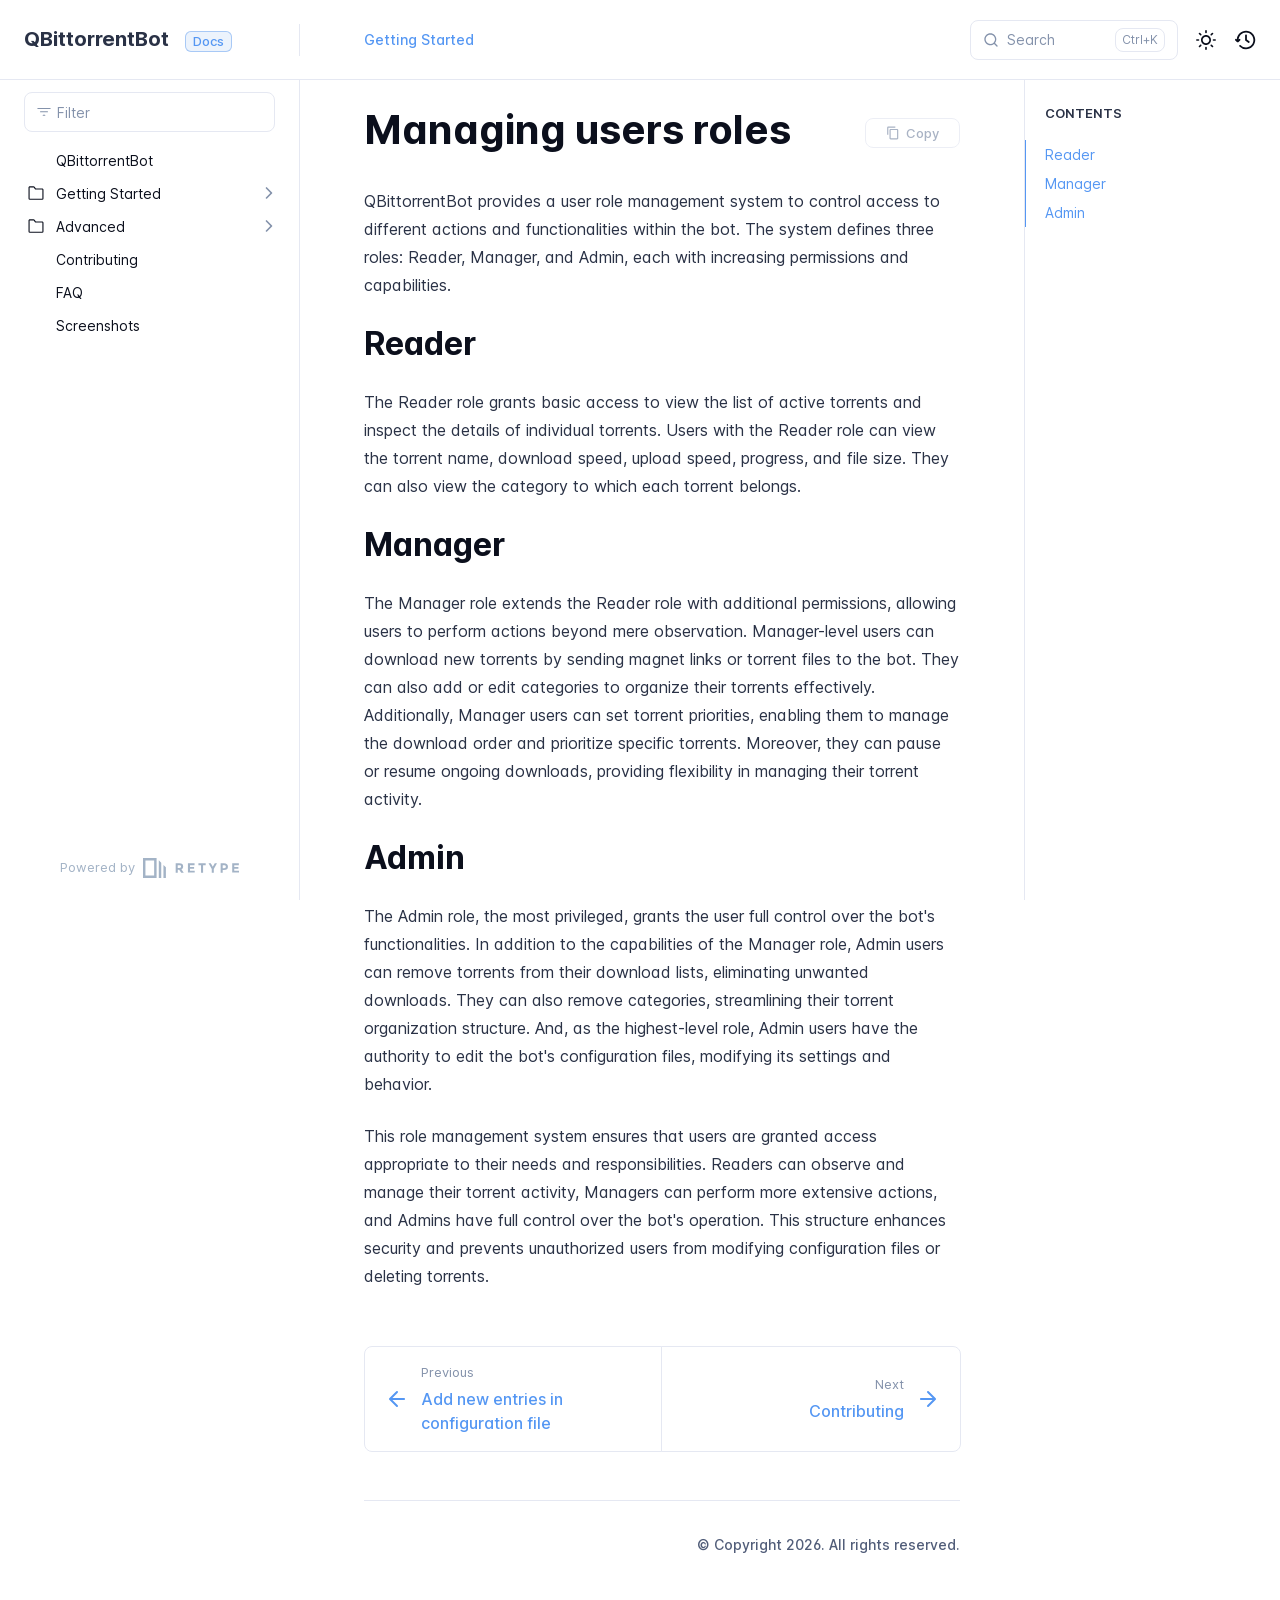
<file: advanced/manager_user_roles/index.html>
<!DOCTYPE html>
<html lang="en" class="h-full">
<head>
    <meta charset="UTF-8">
    <meta name="viewport" content="width=device-width,initial-scale=1">
    <meta name="color-scheme" content="light dark">
    <meta name="turbo-root" content="/QBittorrentBot">
    <meta name="turbo-cache-control" content="no-cache" data-turbo-track="reload" data-track-token="4.6.0.841471325305">

    <!-- See retype.com -->
    <meta name="generator" content="Retype 4.6.0">

    <!-- Primary Meta Tags -->
    <title>Managing users roles</title>
    <meta name="title" content="Managing users roles">
    <meta name="description" content="QBittorrentBot provides a user role management system to control access to different actions and functionalities within the bot. The system defines three roles: Reader, Manager, and Admin, each with increasing permissions and capabilities.">

    <!-- Canonical -->
    <link rel="canonical" href="https://ch3p4ll3.github.io/QBittorrentBot/advanced/manager_user_roles/">
    <link rel="sitemap" type="application/xml" title="Sitemap" href="https://ch3p4ll3.github.io/QBittorrentBot/sitemap.xml">

    <!-- Open Graph -->
    <meta property="og:type" content="website">
    <meta property="og:url" content="https://ch3p4ll3.github.io/QBittorrentBot/advanced/manager_user_roles/">
    <meta property="og:title" content="Managing users roles">
    <meta property="og:description" content="QBittorrentBot provides a user role management system to control access to different actions and functionalities within the bot. The system defines three roles: Reader, Manager, and Admin, each with increasing permissions and capabilities.">
    <meta property="og:site_name" content="QBittorrentBot">
    <meta property="og:locale" content="en_US">

    <!-- Twitter -->
    <meta name="twitter:card" content="summary_large_image">
    <meta name="twitter:url" content="https://ch3p4ll3.github.io/QBittorrentBot/advanced/manager_user_roles/">
    <meta name="twitter:title" content="Managing users roles">
    <meta name="twitter:description" content="QBittorrentBot provides a user role management system to control access to different actions and functionalities within the bot. The system defines three roles: Reader, Manager, and Admin, each with increasing permissions and capabilities.">

    <!-- Alternate Markdown -->
    <link rel="alternate" type="text/markdown" href="https://ch3p4ll3.github.io/QBittorrentBot/advanced/manager_user_roles.md">

    <script data-cfasync="false">(function(){var cl=document.documentElement.classList,ls=localStorage.getItem("retype_scheme"),hd=cl.contains("dark"),hl=cl.contains("light"),wm=window.matchMedia&&window.matchMedia("(prefers-color-scheme: dark)").matches;if(ls==="dark"||(!ls&&wm&&!hd&&!hl)){cl.remove("light");cl.add("dark")}else if(ls==="light"||(!ls&&!wm&&!hd&&!hl)){cl.remove("dark");cl.add("light")}})();</script>

    <link href="../../resources/css/retype.css?v=4.6.0.841471325305" rel="stylesheet">

    <script data-cfasync="false" src="../../resources/js/config.js?v=4.6.0.841471325305" data-turbo-eval="false" defer></script>
    <script data-cfasync="false" src="../../resources/js/retype.js?v=4.6.0" data-turbo-eval="false" defer></script>
    <script id="lunr-js" data-cfasync="false" src="../../resources/js/lunr.js?v=4.6.0.841471325305" data-turbo-eval="false" defer></script>
</head>
<body>
    <div id="retype-app" class="relative text-base antialiased text-base-text bg-base-bg font-body">
    <div class="absolute bottom-0 left-0" style="top: 5rem; right: 50%"></div>

    <header id="retype-header" class="sticky top-0 z-30 flex w-full h-16 bg-header-bg border-b border-header-border md:h-20">
        <div class="container relative flex items-center justify-between pr-6 grow md:justify-start">
            <!-- Mobile menu button skeleton -->
            <button v-cloak class="skeleton retype-mobile-menu-button flex items-center justify-center shrink-0 overflow-hidden dark:text-white focus:outline-hidden rounded-full w-10 h-10 ml-3.5 md:hidden"><svg xmlns="http://www.w3.org/2000/svg" class="mb-px shrink-0" width="24" height="24" viewBox="0 0 24 24" role="presentation" style="margin-bottom: 0px;"><g fill="currentColor"><path d="M2 4h20v2H2zM2 11h20v2H2zM2 18h20v2H2z"></path></g></svg></button>
            <div v-cloak id="retype-sidebar-left-toggle-button"></div>
    
            <!-- Logo -->
            <div class="flex items-center justify-between h-full py-2 md:w-75">
                <div class="flex items-center px-2 md:px-6">
                    <a id="retype-branding-logo" href="https://ch3p4ll3.github.io/QBittorrentBot/" class="flex items-center leading-snug text-xl">
                        <span class="dark:text-white font-bold line-clamp-1 md:line-clamp-2">QBittorrentBot</span>
                    </a><span id="retype-branding-label" class="inline-flex mt-1 px-2 py-1 ml-4 text-xs font-medium leading-none items-center rounded-md bg-branding-label-bg text-branding-label-text ring-1 ring-branding-label-border ring-inset md:inline-block">Docs</span>
                </div>
    
                <span class="hidden h-8 border-r md:inline-block border-base-border"></span>
            </div>
    
            <div class="flex justify-between md:grow">
                <!-- Top Nav -->
                <nav id="retype-header-nav" class="hidden md:flex">
                    <ul class="flex flex-col mb-4 md:pl-16 md:mb-0 md:flex-row md:items-center">
                        <li class="mr-6">
                            <a class="py-2 md:mb-0 inline-flex items-center text-sm whitespace-nowrap transition-colors duration-200 ease-linear md:text-header-text font-header-text hover:text-header-text-hover" href="../../getting_started/">Getting Started</a>
                        </li>
    
                    </ul>
                </nav>
    
                <div v-cloak class="flex justify-end grow">
                    <div id="retype-mobile-search-button"></div>
                    <doc-search-desktop></doc-search-desktop>
    
                    <doc-theme-switch class="lg:ml-2"></doc-theme-switch>
                    <doc-history></doc-history>
                </div>
            </div>
        </div>
    </header>


    <div id="retype-container" class="container relative flex bg-white">
        <!-- Sidebar Skeleton -->
        <div v-cloak class="fixed flex flex-col shrink-0 duration-300 ease-in-out bg-sidebar-left-bg border-sidebar-left-border sidebar top-20 w-75 border-r h-screen md:sticky transition-transform skeleton">
        
            <div class="flex items-center h-16 px-6">
                <input id="retype-filter-input-mock" class="w-full h-10 pl-8 px-3 py-2 transition-colors duration-200 ease-linear bg-filter-bg border border-filter-border rounded-lg shadow-none md:text-sm hover:border-filter-border-hover focus:outline-hidden focus:border-filter-border-focus placeholder-filter-placeholder" type="text">
            </div>
        
            <div class="pl-6 mt-1 mb-4">
                <div class="w-32 h-3 mb-4 bg-skeleton-bg rounded-full loading"></div>
                <div class="w-48 h-3 mb-4 bg-skeleton-bg rounded-full loading"></div>
                <div class="w-40 h-3 mb-4 bg-skeleton-bg rounded-full loading"></div>
                <div class="w-32 h-3 mb-4 bg-skeleton-bg rounded-full loading"></div>
                <div class="w-48 h-3 mb-4 bg-skeleton-bg rounded-full loading"></div>
                <div class="w-40 h-3 mb-4 bg-skeleton-bg rounded-full loading"></div>
            </div>
        
            <div class="shrink-0 mt-auto bg-transparent dark:border-base-border">
                <a class="flex items-center justify-center flex-nowrap h-16 text-gray-350 dark:text-dark-400 hover:text-gray-600 dark:hover:text-dark-300 transition-colors duration-150 ease-in docs-powered-by" target="_blank" href="https://retype.com/" rel="noopener">
                    <span class="text-xs whitespace-nowrap">Powered by</span>
                    <svg xmlns="http://www.w3.org/2000/svg" class="ml-2" fill="currentColor" width="96" height="20" overflow="visible"><path d="M0 0v20h13.59V0H0zm11.15 17.54H2.44V2.46h8.71v15.08zM15.8 20h2.44V4.67L15.8 2.22zM20.45 6.89V20h2.44V9.34z"/><g><path d="M40.16 8.44c0 1.49-.59 2.45-1.75 2.88l2.34 3.32h-2.53l-2.04-2.96h-1.43v2.96h-2.06V5.36h3.5c1.43 0 2.46.24 3.07.73s.9 1.27.9 2.35zm-2.48 1.1c.26-.23.38-.59.38-1.09 0-.5-.13-.84-.4-1.03s-.73-.28-1.39-.28h-1.54v2.75h1.5c.72 0 1.2-.12 1.45-.35zM51.56 5.36V7.2h-4.59v1.91h4.13v1.76h-4.13v1.92h4.74v1.83h-6.79V5.36h6.64zM60.09 7.15v7.48h-2.06V7.15h-2.61V5.36h7.28v1.79h-2.61zM70.81 14.64h-2.06v-3.66l-3.19-5.61h2.23l1.99 3.45 1.99-3.45H74l-3.19 5.61v3.66zM83.99 6.19c.65.55.97 1.4.97 2.55s-.33 1.98-1 2.51-1.68.8-3.04.8h-1.23v2.59h-2.06V5.36h3.26c1.42 0 2.45.28 3.1.83zm-1.51 3.65c.25-.28.37-.69.37-1.22s-.16-.92-.48-1.14c-.32-.23-.82-.34-1.5-.34H79.7v3.12h1.38c.68 0 1.15-.14 1.4-.42zM95.85 5.36V7.2h-4.59v1.91h4.13v1.76h-4.13v1.92H96v1.83h-6.79V5.36h6.64z"/></g></svg>
                </a>
            </div>
        </div>
        
        <!-- Sidebar component -->
        <doc-sidebar v-cloak>
            <template #sidebar-footer>
                <div class="shrink-0 mt-auto border-t md:bg-transparent md:border-none dark:border-base-border">
        
                    <div class="py-3 px-6 md:hidden border-b dark:border-base-border">
                        <nav>
                            <ul class="flex flex-wrap justify-center items-center">
                                <li class="mr-6">
                                    <a class="block py-1 inline-flex items-center text-sm whitespace-nowrap transition-colors duration-200 ease-linear md:text-header-text font-header-text hover:text-header-text-hover" href="../../getting_started/">Getting Started</a>
                                </li>
        
                            </ul>
                        </nav>
                    </div>
        
                    <a class="flex items-center justify-center flex-nowrap h-16 text-gray-350 dark:text-dark-400 hover:text-gray-600 dark:hover:text-dark-300 transition-colors duration-150 ease-in docs-powered-by" target="_blank" href="https://retype.com/" rel="noopener">
                        <span class="text-xs whitespace-nowrap">Powered by</span>
                        <svg xmlns="http://www.w3.org/2000/svg" class="ml-2" fill="currentColor" width="96" height="20" overflow="visible"><path d="M0 0v20h13.59V0H0zm11.15 17.54H2.44V2.46h8.71v15.08zM15.8 20h2.44V4.67L15.8 2.22zM20.45 6.89V20h2.44V9.34z"/><g><path d="M40.16 8.44c0 1.49-.59 2.45-1.75 2.88l2.34 3.32h-2.53l-2.04-2.96h-1.43v2.96h-2.06V5.36h3.5c1.43 0 2.46.24 3.07.73s.9 1.27.9 2.35zm-2.48 1.1c.26-.23.38-.59.38-1.09 0-.5-.13-.84-.4-1.03s-.73-.28-1.39-.28h-1.54v2.75h1.5c.72 0 1.2-.12 1.45-.35zM51.56 5.36V7.2h-4.59v1.91h4.13v1.76h-4.13v1.92h4.74v1.83h-6.79V5.36h6.64zM60.09 7.15v7.48h-2.06V7.15h-2.61V5.36h7.28v1.79h-2.61zM70.81 14.64h-2.06v-3.66l-3.19-5.61h2.23l1.99 3.45 1.99-3.45H74l-3.19 5.61v3.66zM83.99 6.19c.65.55.97 1.4.97 2.55s-.33 1.98-1 2.51-1.68.8-3.04.8h-1.23v2.59h-2.06V5.36h3.26c1.42 0 2.45.28 3.1.83zm-1.51 3.65c.25-.28.37-.69.37-1.22s-.16-.92-.48-1.14c-.32-.23-.82-.34-1.5-.34H79.7v3.12h1.38c.68 0 1.15-.14 1.4-.42zM95.85 5.36V7.2h-4.59v1.91h4.13v1.76h-4.13v1.92H96v1.83h-6.79V5.36h6.64z"/></g></svg>
                    </a>
                </div>
            </template>
        </doc-sidebar>

        <div class="grow min-w-0 bg-body-bg">
            <!-- Render "toolbar" template here on api pages --><!-- Render page content -->
<div class="flex">
    <div id="retype-main" class="min-w-0 p-4 grow md:px-16">
        <main class="relative pb-12 lg:pt-2">
            <div class="relative retype-markdown" id="retype-content">
                <!-- Rendered if sidebar right is enabled -->
                <div id="retype-sidebar-right-toggle"></div>
                <doc-page-actions></doc-page-actions>

                <!-- Page content  -->
<h1 id="managing-users-roles">Managing users roles</h1>
<p>QBittorrentBot provides a user role management system to control access to different actions and functionalities within the bot. The system defines three roles: Reader, Manager, and Admin, each with increasing permissions and capabilities.</p>
<h2 id="reader">Reader</h2>
<p>The Reader role grants basic access to view the list of active torrents and inspect the details of individual torrents. Users with the Reader role can view the torrent name, download speed, upload speed, progress, and file size. They can also view the category to which each torrent belongs.</p>
<h2 id="manager">Manager</h2>
<p>The Manager role extends the Reader role with additional permissions, allowing users to perform actions beyond mere observation. Manager-level users can download new torrents by sending magnet links or torrent files to the bot. They can also add or edit categories to organize their torrents effectively. Additionally, Manager users can set torrent priorities, enabling them to manage the download order and prioritize specific torrents. Moreover, they can pause or resume ongoing downloads, providing flexibility in managing their torrent activity.</p>
<h2 id="admin">Admin</h2>
<p>The Admin role, the most privileged, grants the user full control over the bot&#x27;s functionalities. In addition to the capabilities of the Manager role, Admin users can remove torrents from their download lists, eliminating unwanted downloads. They can also remove categories, streamlining their torrent organization structure. And, as the highest-level role, Admin users have the authority to edit the bot&#x27;s configuration files, modifying its settings and behavior.</p>
<p>This role management system ensures that users are granted access appropriate to their needs and responsibilities. Readers can observe and manage their torrent activity, Managers can perform more extensive actions, and Admins have full control over the bot&#x27;s operation. This structure enhances security and prevents unauthorized users from modifying configuration files or deleting torrents.</p>

                
                <!-- Required only on API pages -->
                <doc-toolbar-member-filter-no-results></doc-toolbar-member-filter-no-results>
            </div>
            <footer id="retype-content-footer" class="clear-both">
            
                <nav id="retype-nextprev" class="print:hidden flex mt-14">
                    <div class="w-1/2">
                        <a class="px-5 py-4 h-full flex items-center break-normal font-medium text-body-link border border-base-border hover:border-base-border-hover rounded-l-lg transition-colors duration-150 relative hover:z-5" href="../../advanced/add_entries_configuration/">
                            <svg xmlns="http://www.w3.org/2000/svg" class="mr-3" width="24" height="24" viewBox="0 0 24 24" fill="currentColor" overflow="visible"><path d="M19 11H7.41l5.29-5.29a.996.996 0 10-1.41-1.41l-7 7a1 1 0 000 1.42l7 7a1.024 1.024 0 001.42-.01.996.996 0 000-1.41L7.41 13H19c.55 0 1-.45 1-1s-.45-1-1-1z" /><path fill="none" d="M0 0h24v24H0z" /></svg>
                            <span>
                                <span class="block text-xs font-normal text-base-text-muted">Previous</span>
                                <span class="block mt-1">Add new entries in configuration file</span>
                            </span>
                        </a>
                    </div>
            
                    <div class="w-1/2">
                        <a class="px-5 py-4 -mx-px h-full flex items-center justify-end break-normal font-medium text-body-link border border-base-border hover:border-base-border-hover rounded-r-lg transition-colors duration-150 relative hover:z-5" href="../../contributing/">
                            <span>
                                <span class="block text-xs font-normal text-right text-base-text-muted">Next</span>
                                <span class="block mt-1">Contributing</span>
                            </span>
                            <svg xmlns="http://www.w3.org/2000/svg" class="ml-3" width="24" height="24" viewBox="0 0 24 24" fill="currentColor" overflow="visible"><path d="M19.92 12.38a1 1 0 00-.22-1.09l-7-7a.996.996 0 10-1.41 1.41l5.3 5.3H5c-.55 0-1 .45-1 1s.45 1 1 1h11.59l-5.29 5.29a.996.996 0 000 1.41c.19.2.44.3.7.3s.51-.1.71-.29l7-7c.09-.09.16-.21.21-.33z" /><path fill="none" d="M0 0h24v24H0z" /></svg>
                        </a>
                    </div>
                </nav>
            </footer>
        </main>

        <div id="retype-page-footer" class="print:border-none border-t border-base-border pt-6 mb-8">
            <footer class="flex flex-wrap items-center justify-between print:justify-center">
                <div id="retype-footer-links" class="print:hidden">
                    <ul class="flex flex-wrap items-center text-sm">
                    </ul>
                </div>
                <div id="retype-copyright" class="print:justify-center py-2 text-footer-text font-footer-link text-sm leading-relaxed"><p>© Copyright 2026. All rights reserved.</p></div>
            </footer>
        </div>
    </div>

    <!-- Rendered if sidebar right is enabled -->
    <!-- Sidebar right skeleton-->
    <div v-cloak class="fixed top-0 bottom-0 right-0 translate-x-full bg-sidebar-right-bg border-sidebar-right-border lg:sticky lg:border-l lg:shrink-0 lg:pt-6 lg:translate-x-0 sm:w-1/2 lg:w-64 lg:z-0 md:w-104 sidebar-right skeleton">
        <div class="pl-5">
            <div class="w-32 h-3 mb-4 bg-skeleton-bg rounded-full loading"></div>
            <div class="w-48 h-3 mb-4 bg-skeleton-bg rounded-full loading"></div>
            <div class="w-40 h-3 mb-4 bg-skeleton-bg rounded-full loading"></div>
        </div>
    </div>

    <!-- User should be able to hide sidebar right -->
    <doc-sidebar-right v-cloak></doc-sidebar-right>
</div>

        </div>
    </div>

    <doc-search-mobile></doc-search-mobile>
    <doc-back-to-top></doc-back-to-top>
</div>


    <div id="retype-overlay-target"></div>

        <script data-cfasync="false">window.__DOCS__ = { "title": "Managing users roles", level: 2, icon: "file", hasPrism: false, hasInstagram: false, hasMermaid: false, hasMath: false, tocDepth: 23, "md": "/advanced/manager_user_roles.md" }</script>
</body>
</html>
</file>
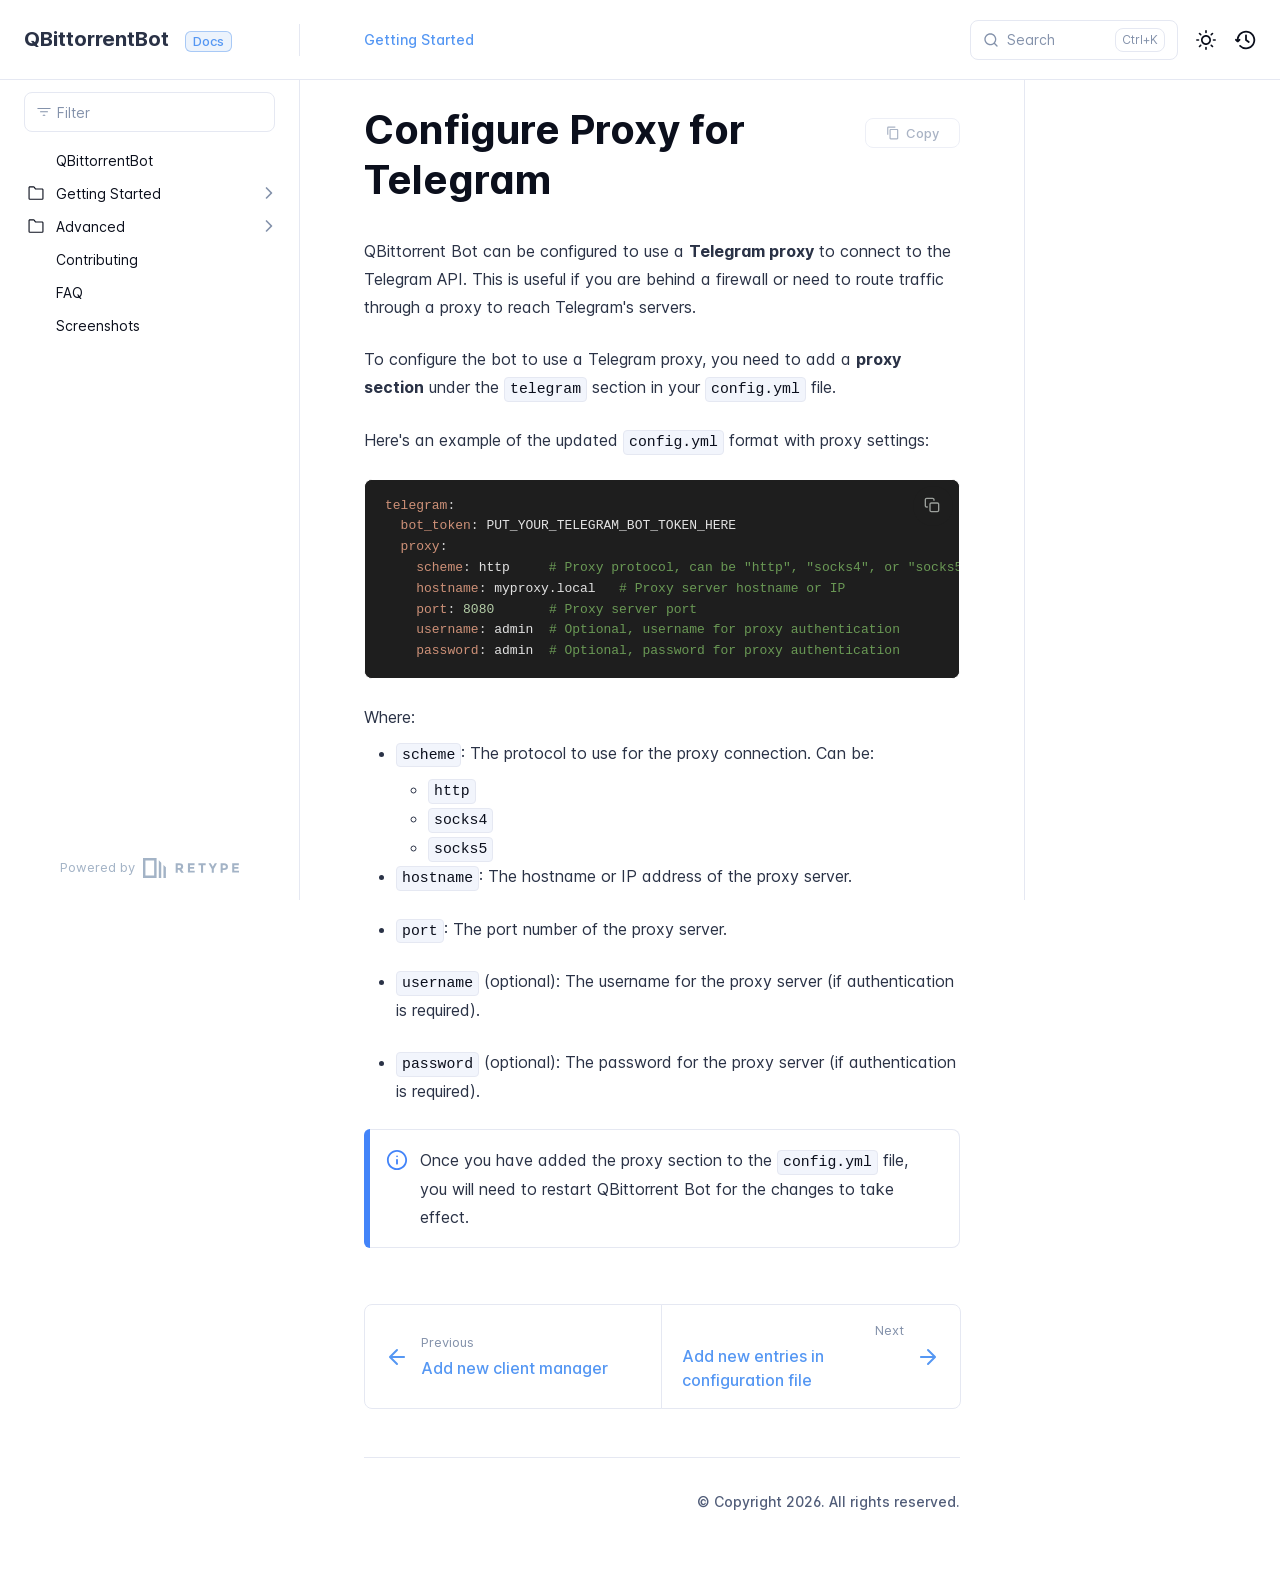
<file: advanced/telegram_proxy/index.html>
<!DOCTYPE html>
<html lang="en" class="h-full">
<head>
    <meta charset="UTF-8">
    <meta name="viewport" content="width=device-width,initial-scale=1">
    <meta name="color-scheme" content="light dark">
    <meta name="turbo-root" content="/QBittorrentBot">
    <meta name="turbo-cache-control" content="no-cache" data-turbo-track="reload" data-track-token="4.6.0.841471325305">

    <!-- See retype.com -->
    <meta name="generator" content="Retype 4.6.0">

    <!-- Primary Meta Tags -->
    <title>Configure Proxy for Telegram</title>
    <meta name="title" content="Configure Proxy for Telegram">
    <meta name="description" content="QBittorrent Bot can be configured to use a Telegram proxy to connect to the Telegram API. This is useful if you are behind a firewall or need to route traffic through a proxy to reach Telegram's servers.">

    <!-- Canonical -->
    <link rel="canonical" href="https://ch3p4ll3.github.io/QBittorrentBot/advanced/telegram_proxy/">
    <link rel="sitemap" type="application/xml" title="Sitemap" href="https://ch3p4ll3.github.io/QBittorrentBot/sitemap.xml">

    <!-- Open Graph -->
    <meta property="og:type" content="website">
    <meta property="og:url" content="https://ch3p4ll3.github.io/QBittorrentBot/advanced/telegram_proxy/">
    <meta property="og:title" content="Configure Proxy for Telegram">
    <meta property="og:description" content="QBittorrent Bot can be configured to use a Telegram proxy to connect to the Telegram API. This is useful if you are behind a firewall or need to route traffic through a proxy to reach Telegram's servers.">
    <meta property="og:site_name" content="QBittorrentBot">
    <meta property="og:locale" content="en_US">

    <!-- Twitter -->
    <meta name="twitter:card" content="summary_large_image">
    <meta name="twitter:url" content="https://ch3p4ll3.github.io/QBittorrentBot/advanced/telegram_proxy/">
    <meta name="twitter:title" content="Configure Proxy for Telegram">
    <meta name="twitter:description" content="QBittorrent Bot can be configured to use a Telegram proxy to connect to the Telegram API. This is useful if you are behind a firewall or need to route traffic through a proxy to reach Telegram's servers.">

    <!-- Alternate Markdown -->
    <link rel="alternate" type="text/markdown" href="https://ch3p4ll3.github.io/QBittorrentBot/advanced/telegram_proxy.md">

    <script data-cfasync="false">(function(){var cl=document.documentElement.classList,ls=localStorage.getItem("retype_scheme"),hd=cl.contains("dark"),hl=cl.contains("light"),wm=window.matchMedia&&window.matchMedia("(prefers-color-scheme: dark)").matches;if(ls==="dark"||(!ls&&wm&&!hd&&!hl)){cl.remove("light");cl.add("dark")}else if(ls==="light"||(!ls&&!wm&&!hd&&!hl)){cl.remove("dark");cl.add("light")}})();</script>

    <link href="../../resources/css/retype.css?v=4.6.0.841471325305" rel="stylesheet">

    <script data-cfasync="false" src="../../resources/js/config.js?v=4.6.0.841471325305" data-turbo-eval="false" defer></script>
    <script data-cfasync="false" src="../../resources/js/retype.js?v=4.6.0" data-turbo-eval="false" defer></script>
    <script id="lunr-js" data-cfasync="false" src="../../resources/js/lunr.js?v=4.6.0.841471325305" data-turbo-eval="false" defer></script>
    <script id="prism-js" data-cfasync="false" src="../../resources/js/prism.js?v=4.6.0.841471325305" defer></script>
</head>
<body>
    <div id="retype-app" class="relative text-base antialiased text-base-text bg-base-bg font-body">
    <div class="absolute bottom-0 left-0" style="top: 5rem; right: 50%"></div>

    <header id="retype-header" class="sticky top-0 z-30 flex w-full h-16 bg-header-bg border-b border-header-border md:h-20">
        <div class="container relative flex items-center justify-between pr-6 grow md:justify-start">
            <!-- Mobile menu button skeleton -->
            <button v-cloak class="skeleton retype-mobile-menu-button flex items-center justify-center shrink-0 overflow-hidden dark:text-white focus:outline-hidden rounded-full w-10 h-10 ml-3.5 md:hidden"><svg xmlns="http://www.w3.org/2000/svg" class="mb-px shrink-0" width="24" height="24" viewBox="0 0 24 24" role="presentation" style="margin-bottom: 0px;"><g fill="currentColor"><path d="M2 4h20v2H2zM2 11h20v2H2zM2 18h20v2H2z"></path></g></svg></button>
            <div v-cloak id="retype-sidebar-left-toggle-button"></div>
    
            <!-- Logo -->
            <div class="flex items-center justify-between h-full py-2 md:w-75">
                <div class="flex items-center px-2 md:px-6">
                    <a id="retype-branding-logo" href="https://ch3p4ll3.github.io/QBittorrentBot/" class="flex items-center leading-snug text-xl">
                        <span class="dark:text-white font-bold line-clamp-1 md:line-clamp-2">QBittorrentBot</span>
                    </a><span id="retype-branding-label" class="inline-flex mt-1 px-2 py-1 ml-4 text-xs font-medium leading-none items-center rounded-md bg-branding-label-bg text-branding-label-text ring-1 ring-branding-label-border ring-inset md:inline-block">Docs</span>
                </div>
    
                <span class="hidden h-8 border-r md:inline-block border-base-border"></span>
            </div>
    
            <div class="flex justify-between md:grow">
                <!-- Top Nav -->
                <nav id="retype-header-nav" class="hidden md:flex">
                    <ul class="flex flex-col mb-4 md:pl-16 md:mb-0 md:flex-row md:items-center">
                        <li class="mr-6">
                            <a class="py-2 md:mb-0 inline-flex items-center text-sm whitespace-nowrap transition-colors duration-200 ease-linear md:text-header-text font-header-text hover:text-header-text-hover" href="../../getting_started/">Getting Started</a>
                        </li>
    
                    </ul>
                </nav>
    
                <div v-cloak class="flex justify-end grow">
                    <div id="retype-mobile-search-button"></div>
                    <doc-search-desktop></doc-search-desktop>
    
                    <doc-theme-switch class="lg:ml-2"></doc-theme-switch>
                    <doc-history></doc-history>
                </div>
            </div>
        </div>
    </header>


    <div id="retype-container" class="container relative flex bg-white">
        <!-- Sidebar Skeleton -->
        <div v-cloak class="fixed flex flex-col shrink-0 duration-300 ease-in-out bg-sidebar-left-bg border-sidebar-left-border sidebar top-20 w-75 border-r h-screen md:sticky transition-transform skeleton">
        
            <div class="flex items-center h-16 px-6">
                <input id="retype-filter-input-mock" class="w-full h-10 pl-8 px-3 py-2 transition-colors duration-200 ease-linear bg-filter-bg border border-filter-border rounded-lg shadow-none md:text-sm hover:border-filter-border-hover focus:outline-hidden focus:border-filter-border-focus placeholder-filter-placeholder" type="text">
            </div>
        
            <div class="pl-6 mt-1 mb-4">
                <div class="w-32 h-3 mb-4 bg-skeleton-bg rounded-full loading"></div>
                <div class="w-48 h-3 mb-4 bg-skeleton-bg rounded-full loading"></div>
                <div class="w-40 h-3 mb-4 bg-skeleton-bg rounded-full loading"></div>
                <div class="w-32 h-3 mb-4 bg-skeleton-bg rounded-full loading"></div>
                <div class="w-48 h-3 mb-4 bg-skeleton-bg rounded-full loading"></div>
                <div class="w-40 h-3 mb-4 bg-skeleton-bg rounded-full loading"></div>
            </div>
        
            <div class="shrink-0 mt-auto bg-transparent dark:border-base-border">
                <a class="flex items-center justify-center flex-nowrap h-16 text-gray-350 dark:text-dark-400 hover:text-gray-600 dark:hover:text-dark-300 transition-colors duration-150 ease-in docs-powered-by" target="_blank" href="https://retype.com/" rel="noopener">
                    <span class="text-xs whitespace-nowrap">Powered by</span>
                    <svg xmlns="http://www.w3.org/2000/svg" class="ml-2" fill="currentColor" width="96" height="20" overflow="visible"><path d="M0 0v20h13.59V0H0zm11.15 17.54H2.44V2.46h8.71v15.08zM15.8 20h2.44V4.67L15.8 2.22zM20.45 6.89V20h2.44V9.34z"/><g><path d="M40.16 8.44c0 1.49-.59 2.45-1.75 2.88l2.34 3.32h-2.53l-2.04-2.96h-1.43v2.96h-2.06V5.36h3.5c1.43 0 2.46.24 3.07.73s.9 1.27.9 2.35zm-2.48 1.1c.26-.23.38-.59.38-1.09 0-.5-.13-.84-.4-1.03s-.73-.28-1.39-.28h-1.54v2.75h1.5c.72 0 1.2-.12 1.45-.35zM51.56 5.36V7.2h-4.59v1.91h4.13v1.76h-4.13v1.92h4.74v1.83h-6.79V5.36h6.64zM60.09 7.15v7.48h-2.06V7.15h-2.61V5.36h7.28v1.79h-2.61zM70.81 14.64h-2.06v-3.66l-3.19-5.61h2.23l1.99 3.45 1.99-3.45H74l-3.19 5.61v3.66zM83.99 6.19c.65.55.97 1.4.97 2.55s-.33 1.98-1 2.51-1.68.8-3.04.8h-1.23v2.59h-2.06V5.36h3.26c1.42 0 2.45.28 3.1.83zm-1.51 3.65c.25-.28.37-.69.37-1.22s-.16-.92-.48-1.14c-.32-.23-.82-.34-1.5-.34H79.7v3.12h1.38c.68 0 1.15-.14 1.4-.42zM95.85 5.36V7.2h-4.59v1.91h4.13v1.76h-4.13v1.92H96v1.83h-6.79V5.36h6.64z"/></g></svg>
                </a>
            </div>
        </div>
        
        <!-- Sidebar component -->
        <doc-sidebar v-cloak>
            <template #sidebar-footer>
                <div class="shrink-0 mt-auto border-t md:bg-transparent md:border-none dark:border-base-border">
        
                    <div class="py-3 px-6 md:hidden border-b dark:border-base-border">
                        <nav>
                            <ul class="flex flex-wrap justify-center items-center">
                                <li class="mr-6">
                                    <a class="block py-1 inline-flex items-center text-sm whitespace-nowrap transition-colors duration-200 ease-linear md:text-header-text font-header-text hover:text-header-text-hover" href="../../getting_started/">Getting Started</a>
                                </li>
        
                            </ul>
                        </nav>
                    </div>
        
                    <a class="flex items-center justify-center flex-nowrap h-16 text-gray-350 dark:text-dark-400 hover:text-gray-600 dark:hover:text-dark-300 transition-colors duration-150 ease-in docs-powered-by" target="_blank" href="https://retype.com/" rel="noopener">
                        <span class="text-xs whitespace-nowrap">Powered by</span>
                        <svg xmlns="http://www.w3.org/2000/svg" class="ml-2" fill="currentColor" width="96" height="20" overflow="visible"><path d="M0 0v20h13.59V0H0zm11.15 17.54H2.44V2.46h8.71v15.08zM15.8 20h2.44V4.67L15.8 2.22zM20.45 6.89V20h2.44V9.34z"/><g><path d="M40.16 8.44c0 1.49-.59 2.45-1.75 2.88l2.34 3.32h-2.53l-2.04-2.96h-1.43v2.96h-2.06V5.36h3.5c1.43 0 2.46.24 3.07.73s.9 1.27.9 2.35zm-2.48 1.1c.26-.23.38-.59.38-1.09 0-.5-.13-.84-.4-1.03s-.73-.28-1.39-.28h-1.54v2.75h1.5c.72 0 1.2-.12 1.45-.35zM51.56 5.36V7.2h-4.59v1.91h4.13v1.76h-4.13v1.92h4.74v1.83h-6.79V5.36h6.64zM60.09 7.15v7.48h-2.06V7.15h-2.61V5.36h7.28v1.79h-2.61zM70.81 14.64h-2.06v-3.66l-3.19-5.61h2.23l1.99 3.45 1.99-3.45H74l-3.19 5.61v3.66zM83.99 6.19c.65.55.97 1.4.97 2.55s-.33 1.98-1 2.51-1.68.8-3.04.8h-1.23v2.59h-2.06V5.36h3.26c1.42 0 2.45.28 3.1.83zm-1.51 3.65c.25-.28.37-.69.37-1.22s-.16-.92-.48-1.14c-.32-.23-.82-.34-1.5-.34H79.7v3.12h1.38c.68 0 1.15-.14 1.4-.42zM95.85 5.36V7.2h-4.59v1.91h4.13v1.76h-4.13v1.92H96v1.83h-6.79V5.36h6.64z"/></g></svg>
                    </a>
                </div>
            </template>
        </doc-sidebar>

        <div class="grow min-w-0 bg-body-bg">
            <!-- Render "toolbar" template here on api pages --><!-- Render page content -->
<div class="flex">
    <div id="retype-main" class="min-w-0 p-4 grow md:px-16">
        <main class="relative pb-12 lg:pt-2">
            <div class="relative retype-markdown" id="retype-content">
                <!-- Rendered if sidebar right is enabled -->
                <div id="retype-sidebar-right-toggle"></div>
                <doc-page-actions></doc-page-actions>

                <!-- Page content  -->
<h1 id="configure-proxy-for-telegram">Configure Proxy for Telegram</h1>
<p>QBittorrent Bot can be configured to use a <strong>Telegram proxy</strong> to connect to the Telegram API. This is useful if you are behind a firewall or need to route traffic through a proxy to reach Telegram&#x27;s servers.</p>
<p>To configure the bot to use a Telegram proxy, you need to add a <strong>proxy section</strong> under the <code translate="no" v-pre>telegram</code> section in your <code translate="no" v-pre>config.yml</code> file.</p>
<p>Here&#x27;s an example of the updated <code translate="no" v-pre>config.yml</code> format with proxy settings:</p>
<div id="configure-proxy-for-telegram-code-1" class="codeblock-wrapper"><doc-codeblock>
<pre translate="no" class="language-yaml"><code v-pre class="language-yaml">telegram:
  bot_token: PUT_YOUR_TELEGRAM_BOT_TOKEN_HERE
  proxy:
    scheme: http     # Proxy protocol, can be &quot;http&quot;, &quot;socks4&quot;, or &quot;socks5&quot;
    hostname: myproxy.local   # Proxy server hostname or IP
    port: 8080       # Proxy server port
    username: admin  # Optional, username for proxy authentication
    password: admin  # Optional, password for proxy authentication</code></pre>
</doc-codeblock></div>
<p>Where:</p>
<ul>
<li>
<p><strong><code translate="no" v-pre>scheme</code></strong>: The protocol to use for the proxy connection. Can be:</p>
<ul>
<li><code translate="no" v-pre>http</code></li>
<li><code translate="no" v-pre>socks4</code></li>
<li><code translate="no" v-pre>socks5</code></li>
</ul>
</li>
<li>
<p><strong><code translate="no" v-pre>hostname</code></strong>: The hostname or IP address of the proxy server.</p>
</li>
<li>
<p><strong><code translate="no" v-pre>port</code></strong>: The port number of the proxy server.</p>
</li>
<li>
<p><strong><code translate="no" v-pre>username</code></strong> (optional): The username for the proxy server (if authentication is required).</p>
</li>
<li>
<p><strong><code translate="no" v-pre>password</code></strong> (optional): The password for the proxy server (if authentication is required).</p>
</li>
</ul>
<div class="flex mb-6">
    <div class="shrink-0 w-1.5 rounded-tl-lg rounded-bl-lg bg-callout-primary"></div>
    <div class="flex w-full py-4 border border-l-0 rounded-tr-lg rounded-br-lg doc-callout bg-callout-base-bg border-callout-base-border" role="alert">
        <div class="flex items-center ml-4 h-7">
            <svg xmlns="http://www.w3.org/2000/svg" class="block text-callout-primary" width="22" height="22" viewBox="0 0 24 24" role="presentation">
                <g fill="currentColor"><g>
                    <path d="M12 1C5.93 1 1 5.93 1 12s4.93 11 11 11 11-4.93 11-11S18.07 1 12 1zm0 20c-4.96 0-9-4.04-9-9s4.04-9 9-9 9 4.04 9 9-4.04 9-9 9z"></path>
                    <path d="M12 11c-.55 0-1 .45-1 1v4c0 .55.45 1 1 1s1-.45 1-1v-4c0-.55-.45-1-1-1zM12.01 7c-.56 0-1 .45-1 1s.45 1 1 1 1-.45 1-1-.45-1-1-1z"></path>
                    <path fill="none" d="M0 0h24v24H0z"></path>
                </g></g>
            </svg>
        </div>
        <div class="pr-5 ml-3 w-full">
<p>Once you have added the proxy section to the <code translate="no" v-pre>config.yml</code> file, you will need to restart QBittorrent Bot for the changes to take effect.</p>
        </div>
    </div>
</div>

                
                <!-- Required only on API pages -->
                <doc-toolbar-member-filter-no-results></doc-toolbar-member-filter-no-results>
            </div>
            <footer id="retype-content-footer" class="clear-both">
            
                <nav id="retype-nextprev" class="print:hidden flex mt-14">
                    <div class="w-1/2">
                        <a class="px-5 py-4 h-full flex items-center break-normal font-medium text-body-link border border-base-border hover:border-base-border-hover rounded-l-lg transition-colors duration-150 relative hover:z-5" href="../../advanced/add_new_client_manager/">
                            <svg xmlns="http://www.w3.org/2000/svg" class="mr-3" width="24" height="24" viewBox="0 0 24 24" fill="currentColor" overflow="visible"><path d="M19 11H7.41l5.29-5.29a.996.996 0 10-1.41-1.41l-7 7a1 1 0 000 1.42l7 7a1.024 1.024 0 001.42-.01.996.996 0 000-1.41L7.41 13H19c.55 0 1-.45 1-1s-.45-1-1-1z" /><path fill="none" d="M0 0h24v24H0z" /></svg>
                            <span>
                                <span class="block text-xs font-normal text-base-text-muted">Previous</span>
                                <span class="block mt-1">Add new client manager</span>
                            </span>
                        </a>
                    </div>
            
                    <div class="w-1/2">
                        <a class="px-5 py-4 -mx-px h-full flex items-center justify-end break-normal font-medium text-body-link border border-base-border hover:border-base-border-hover rounded-r-lg transition-colors duration-150 relative hover:z-5" href="../../advanced/add_entries_configuration/">
                            <span>
                                <span class="block text-xs font-normal text-right text-base-text-muted">Next</span>
                                <span class="block mt-1">Add new entries in configuration file</span>
                            </span>
                            <svg xmlns="http://www.w3.org/2000/svg" class="ml-3" width="24" height="24" viewBox="0 0 24 24" fill="currentColor" overflow="visible"><path d="M19.92 12.38a1 1 0 00-.22-1.09l-7-7a.996.996 0 10-1.41 1.41l5.3 5.3H5c-.55 0-1 .45-1 1s.45 1 1 1h11.59l-5.29 5.29a.996.996 0 000 1.41c.19.2.44.3.7.3s.51-.1.71-.29l7-7c.09-.09.16-.21.21-.33z" /><path fill="none" d="M0 0h24v24H0z" /></svg>
                        </a>
                    </div>
                </nav>
            </footer>
        </main>

        <div id="retype-page-footer" class="print:border-none border-t border-base-border pt-6 mb-8">
            <footer class="flex flex-wrap items-center justify-between print:justify-center">
                <div id="retype-footer-links" class="print:hidden">
                    <ul class="flex flex-wrap items-center text-sm">
                    </ul>
                </div>
                <div id="retype-copyright" class="print:justify-center py-2 text-footer-text font-footer-link text-sm leading-relaxed"><p>© Copyright 2026. All rights reserved.</p></div>
            </footer>
        </div>
    </div>

    <!-- Rendered if sidebar right is enabled -->
    <!-- Sidebar right skeleton-->
    <div v-cloak class="fixed top-0 bottom-0 right-0 translate-x-full bg-sidebar-right-bg border-sidebar-right-border lg:sticky lg:border-l lg:shrink-0 lg:pt-6 lg:translate-x-0 sm:w-1/2 lg:w-64 lg:z-0 md:w-104 sidebar-right skeleton">
        <div class="pl-5">
            <div class="w-32 h-3 mb-4 bg-skeleton-bg rounded-full loading"></div>
            <div class="w-48 h-3 mb-4 bg-skeleton-bg rounded-full loading"></div>
            <div class="w-40 h-3 mb-4 bg-skeleton-bg rounded-full loading"></div>
        </div>
    </div>

    <!-- User should be able to hide sidebar right -->
    <doc-sidebar-right v-cloak></doc-sidebar-right>
</div>

        </div>
    </div>

    <doc-search-mobile></doc-search-mobile>
    <doc-back-to-top></doc-back-to-top>
</div>


    <div id="retype-overlay-target"></div>

        <script data-cfasync="false">window.__DOCS__ = { "title": "Configure Proxy for Telegram", level: 2, icon: "file", hasPrism: true, hasInstagram: false, hasMermaid: false, hasMath: false, tocDepth: 23, "md": "/advanced/telegram_proxy.md" }</script>
</body>
</html>
</file>
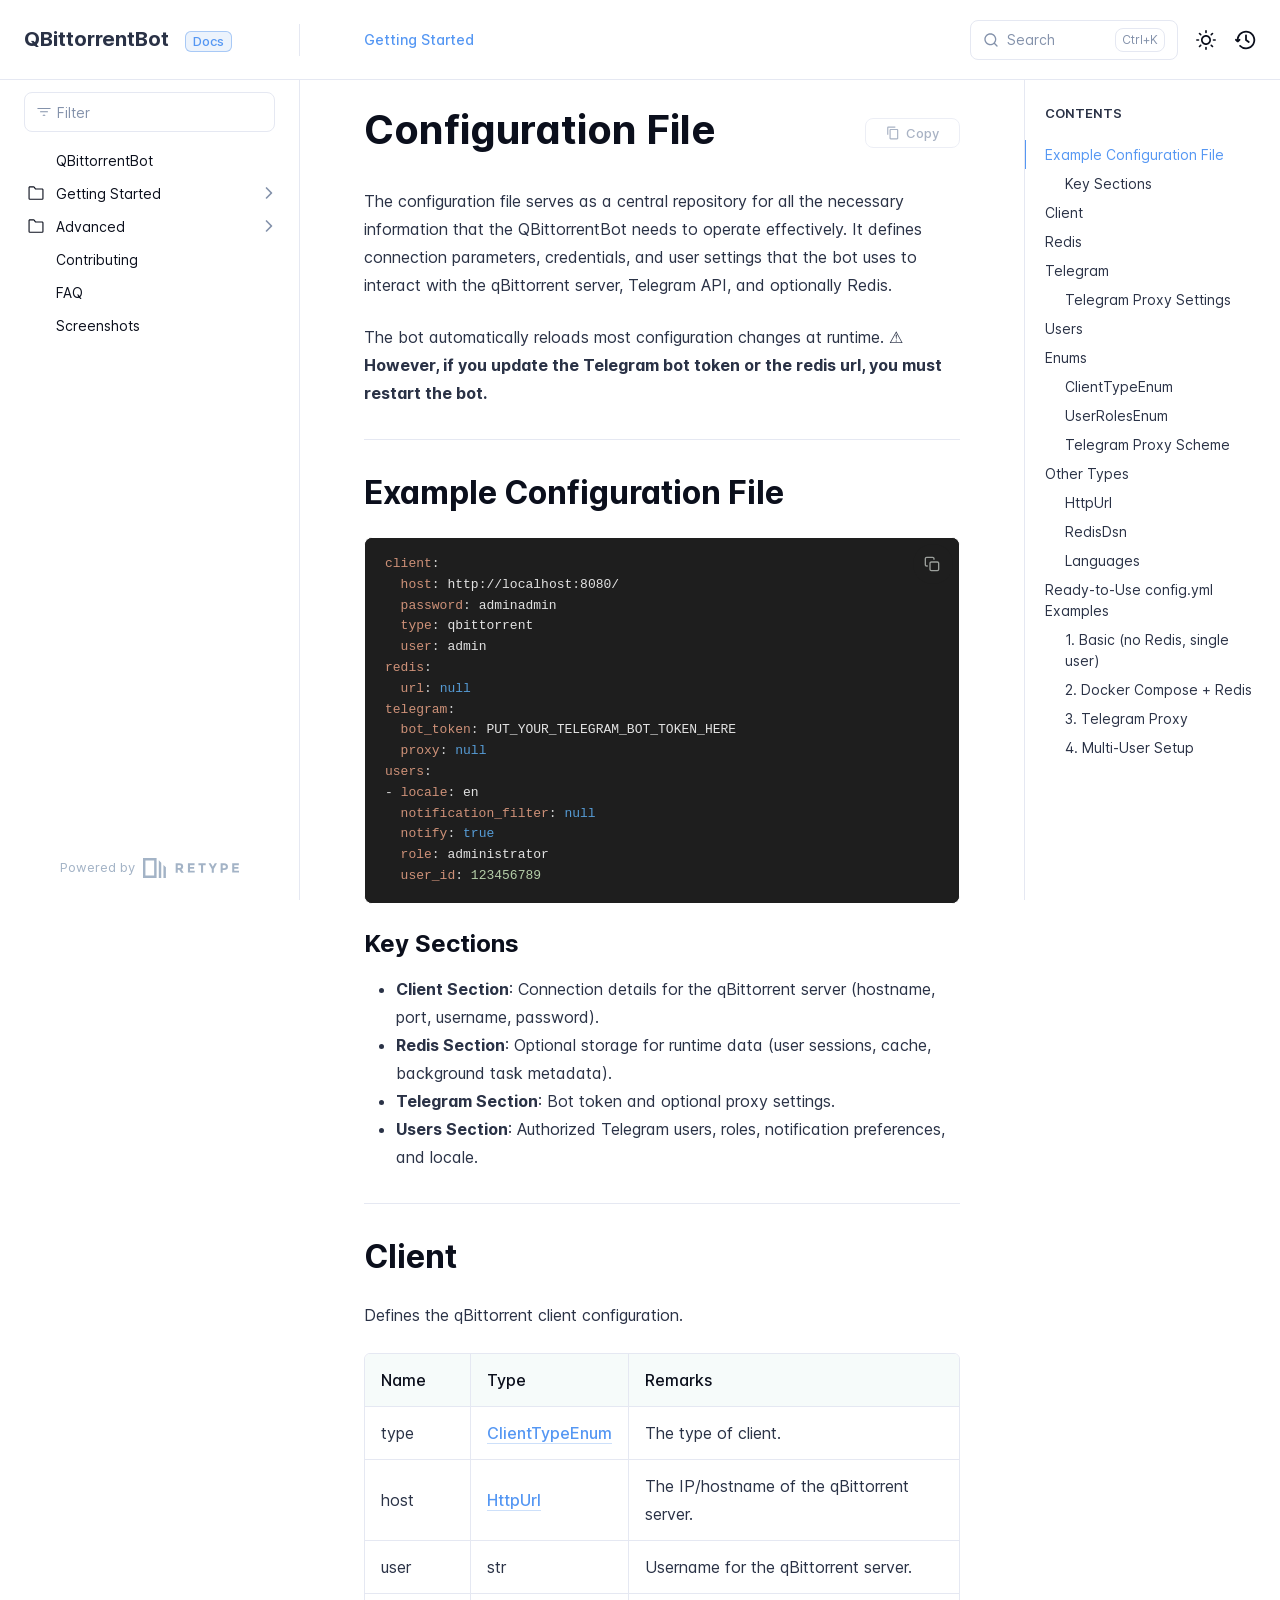
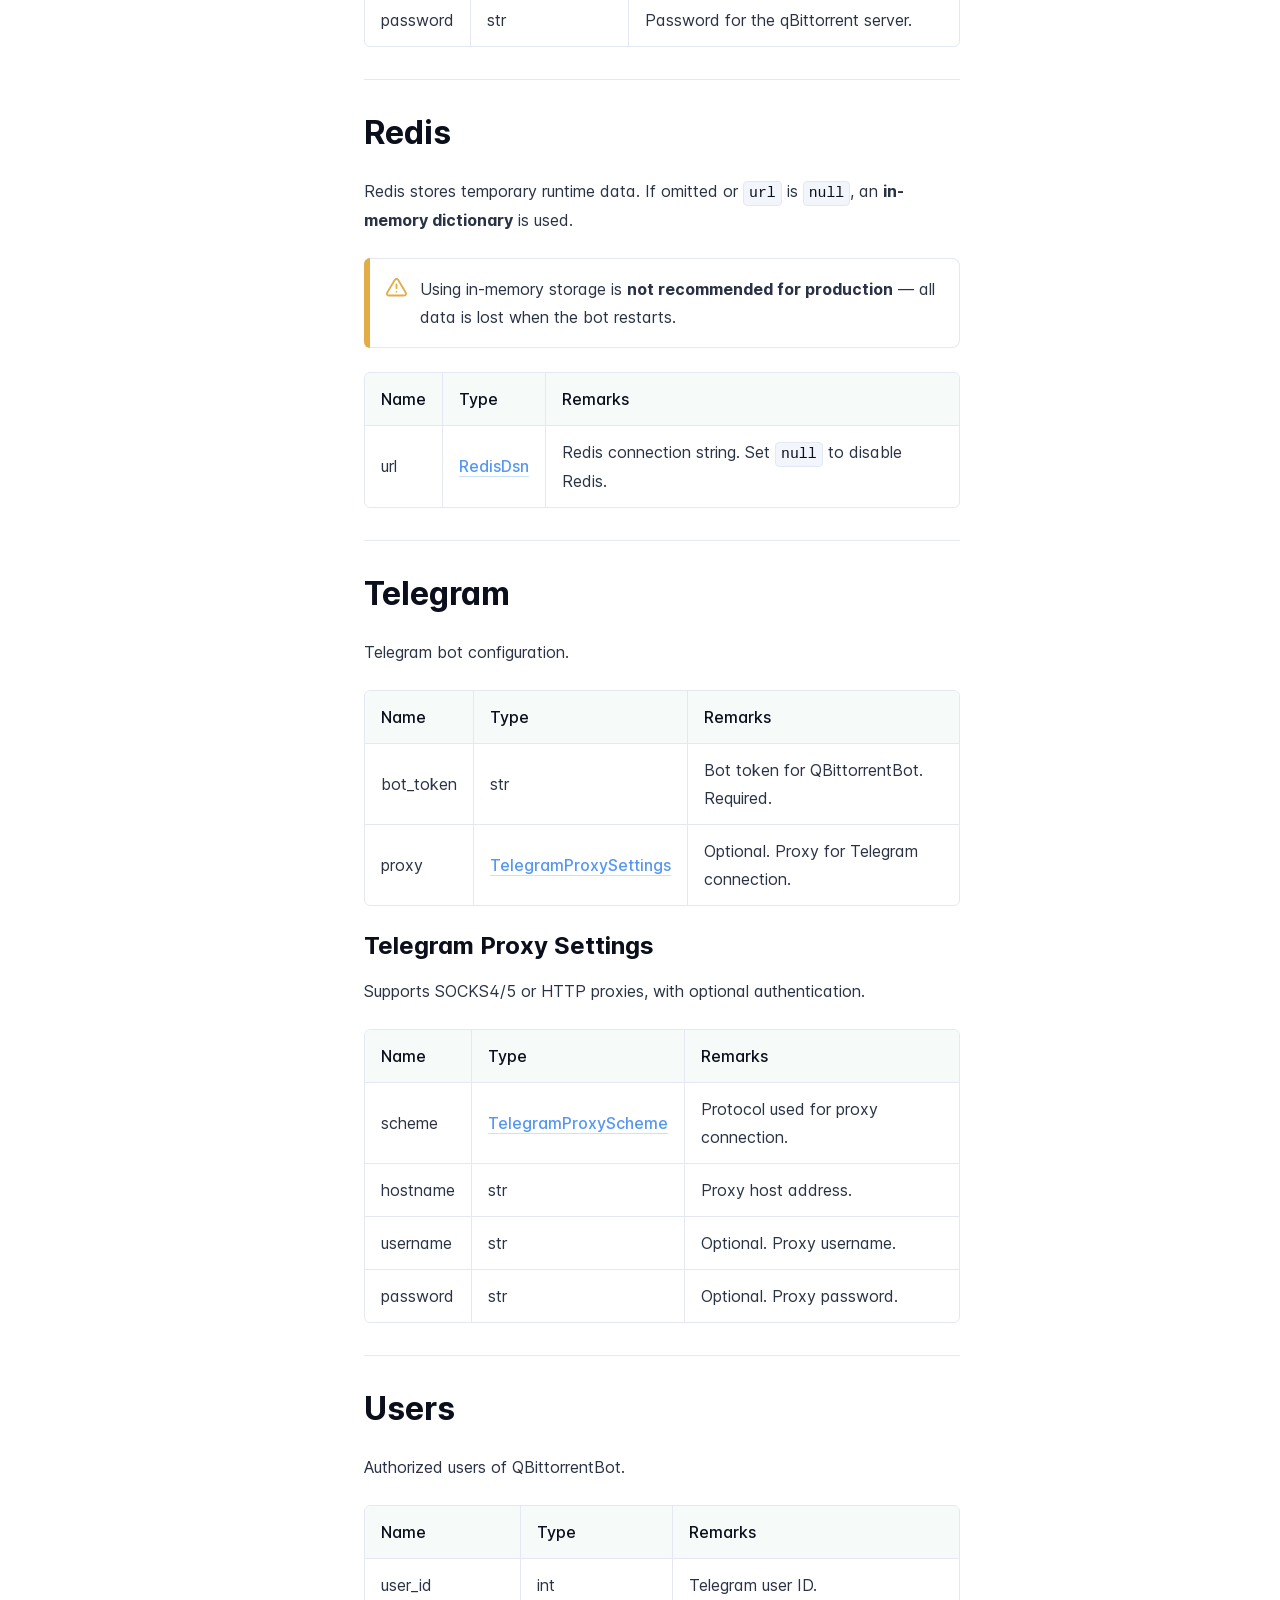
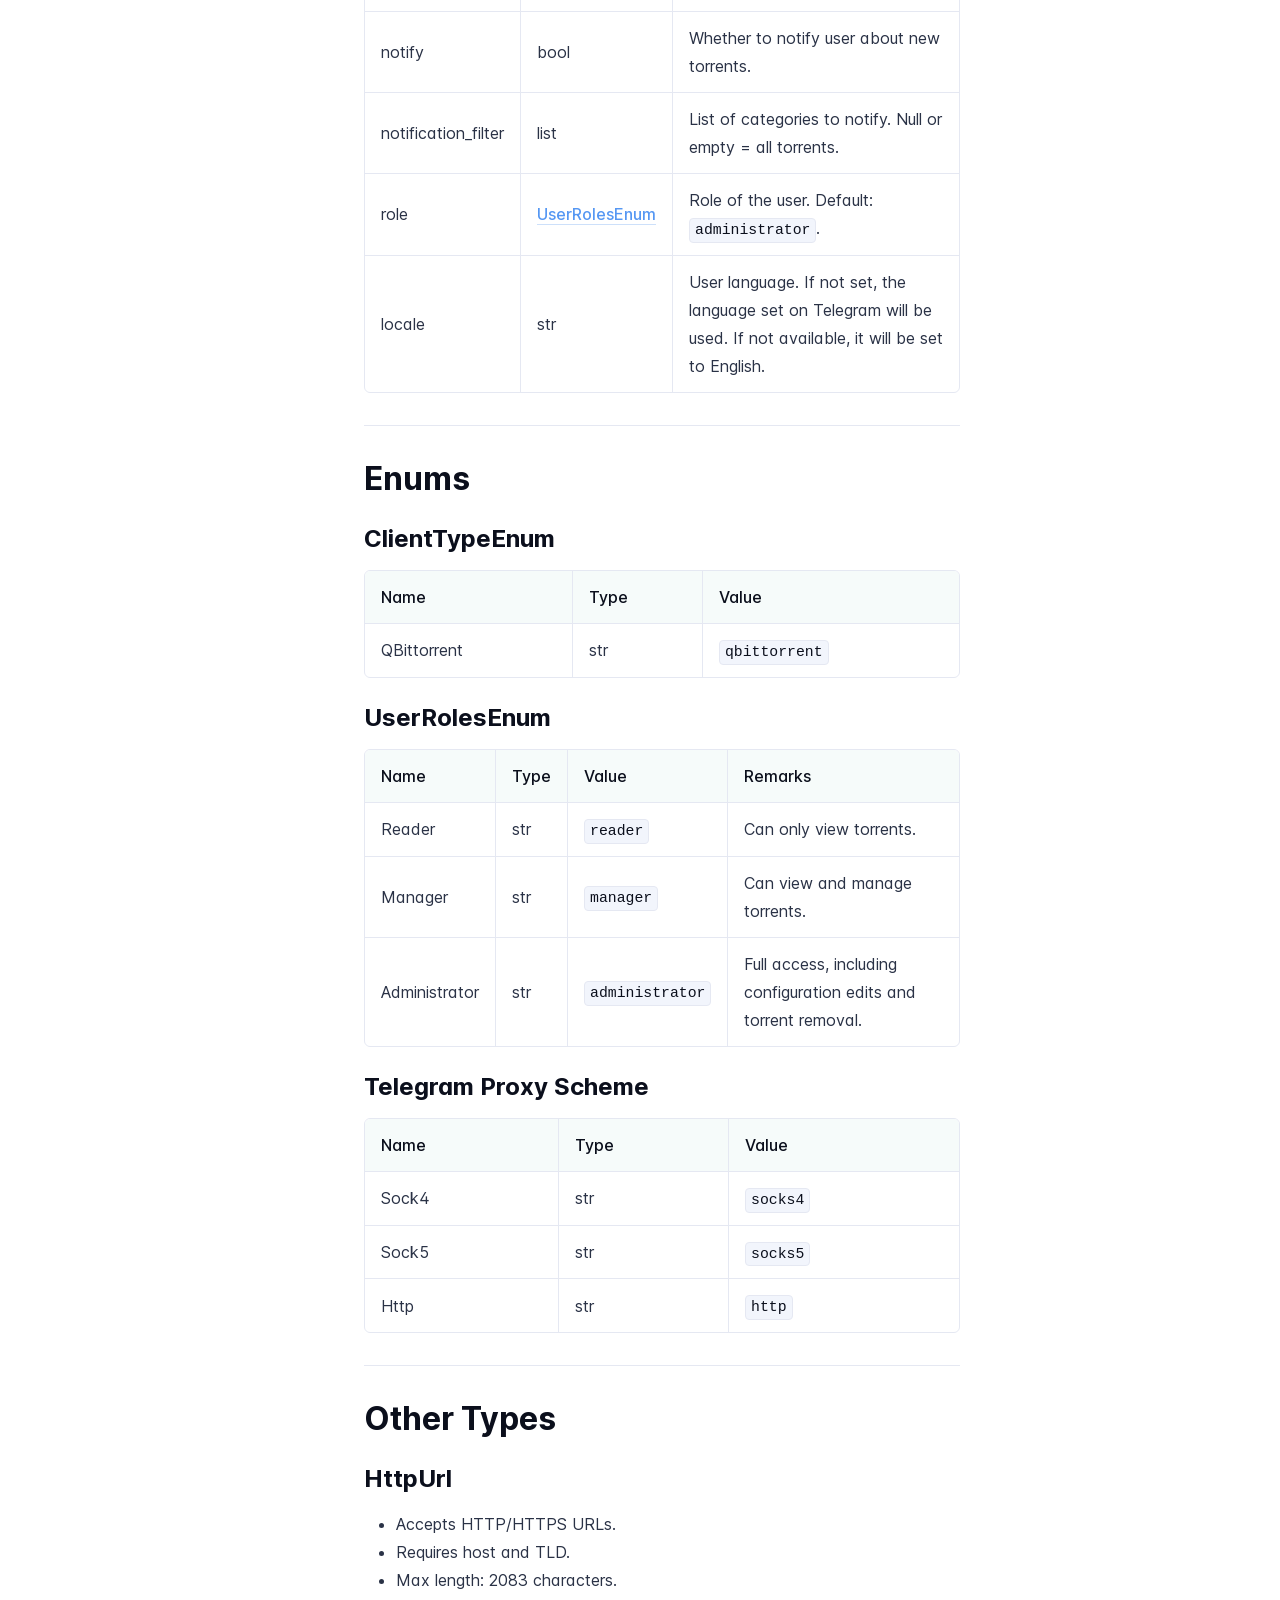
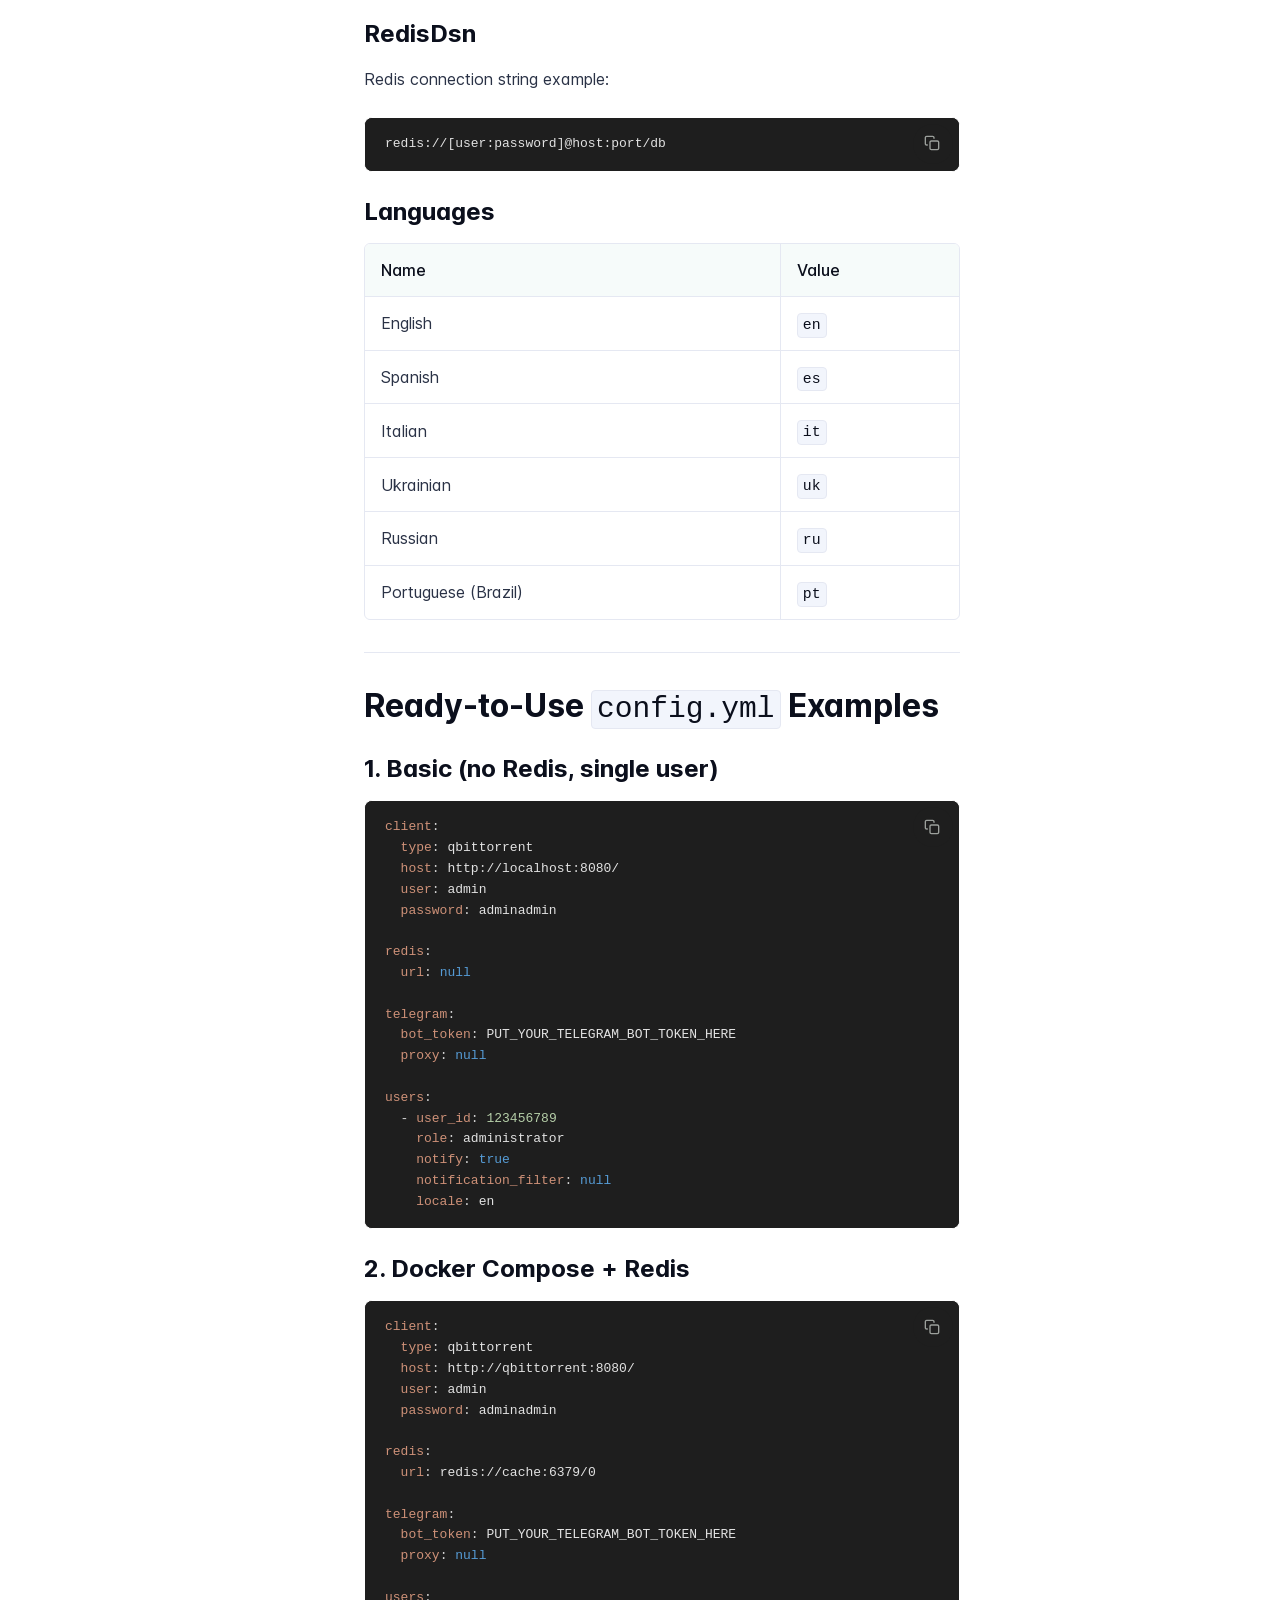
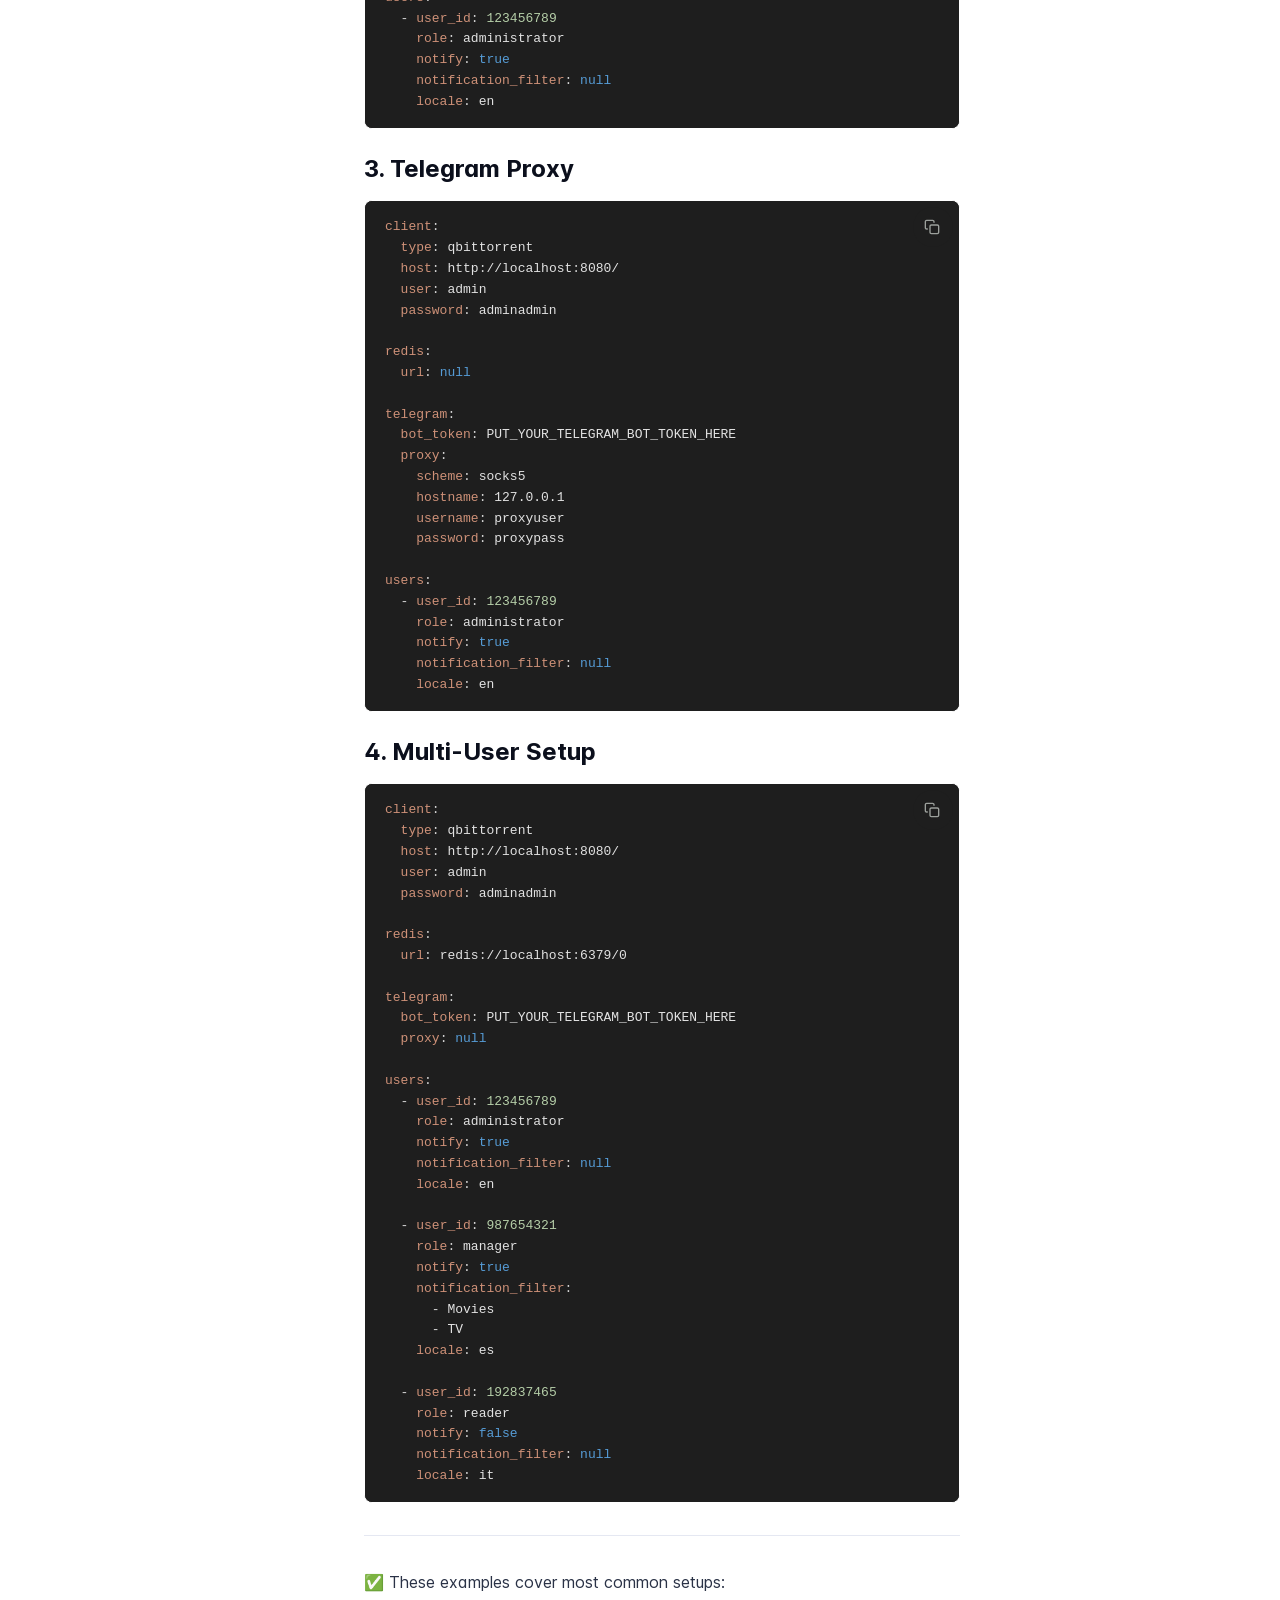
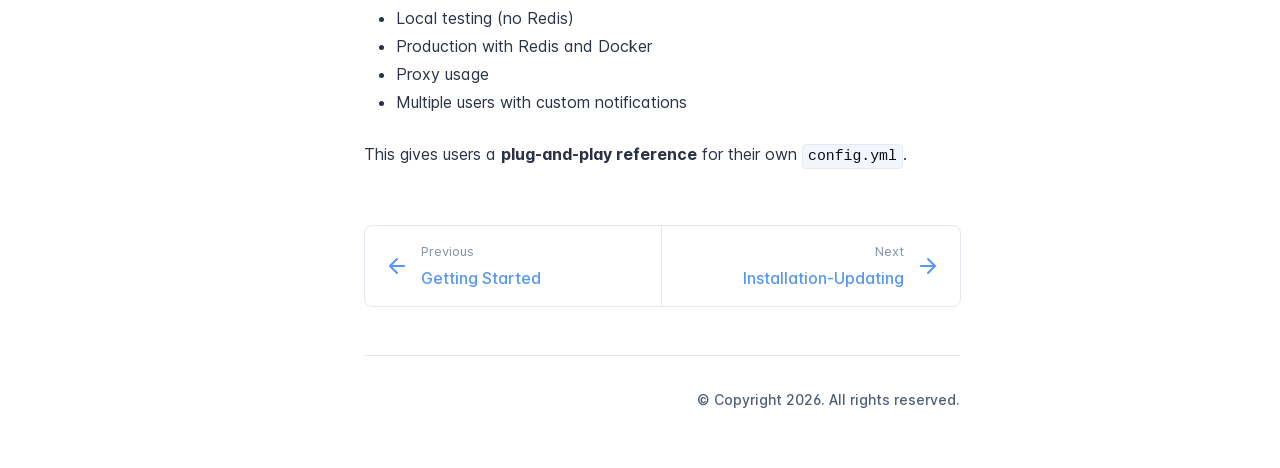
<file: getting_started/configuration_file/index.html>
<!DOCTYPE html>
<html lang="en" class="h-full">
<head>
    <meta charset="UTF-8">
    <meta name="viewport" content="width=device-width,initial-scale=1">
    <meta name="color-scheme" content="light dark">
    <meta name="turbo-root" content="/QBittorrentBot">
    <meta name="turbo-cache-control" content="no-cache" data-turbo-track="reload" data-track-token="4.6.0.841471325305">

    <!-- See retype.com -->
    <meta name="generator" content="Retype 4.6.0">

    <!-- Primary Meta Tags -->
    <title>Configuration File</title>
    <meta name="title" content="Configuration File">
    <meta name="description" content="The configuration file serves as a central repository for all the necessary information that the QBittorrentBot needs to operate effectively. It defines">

    <!-- Canonical -->
    <link rel="canonical" href="https://ch3p4ll3.github.io/QBittorrentBot/getting_started/configuration_file/">
    <link rel="sitemap" type="application/xml" title="Sitemap" href="https://ch3p4ll3.github.io/QBittorrentBot/sitemap.xml">

    <!-- Open Graph -->
    <meta property="og:type" content="website">
    <meta property="og:url" content="https://ch3p4ll3.github.io/QBittorrentBot/getting_started/configuration_file/">
    <meta property="og:title" content="Configuration File">
    <meta property="og:description" content="The configuration file serves as a central repository for all the necessary information that the QBittorrentBot needs to operate effectively. It defines">
    <meta property="og:site_name" content="QBittorrentBot">
    <meta property="og:locale" content="en_US">

    <!-- Twitter -->
    <meta name="twitter:card" content="summary_large_image">
    <meta name="twitter:url" content="https://ch3p4ll3.github.io/QBittorrentBot/getting_started/configuration_file/">
    <meta name="twitter:title" content="Configuration File">
    <meta name="twitter:description" content="The configuration file serves as a central repository for all the necessary information that the QBittorrentBot needs to operate effectively. It defines">

    <!-- Alternate Markdown -->
    <link rel="alternate" type="text/markdown" href="https://ch3p4ll3.github.io/QBittorrentBot/getting_started/configuration_file.md">

    <script data-cfasync="false">(function(){var cl=document.documentElement.classList,ls=localStorage.getItem("retype_scheme"),hd=cl.contains("dark"),hl=cl.contains("light"),wm=window.matchMedia&&window.matchMedia("(prefers-color-scheme: dark)").matches;if(ls==="dark"||(!ls&&wm&&!hd&&!hl)){cl.remove("light");cl.add("dark")}else if(ls==="light"||(!ls&&!wm&&!hd&&!hl)){cl.remove("dark");cl.add("light")}})();</script>

    <link href="../../resources/css/retype.css?v=4.6.0.841471325305" rel="stylesheet">

    <script data-cfasync="false" src="../../resources/js/config.js?v=4.6.0.841471325305" data-turbo-eval="false" defer></script>
    <script data-cfasync="false" src="../../resources/js/retype.js?v=4.6.0" data-turbo-eval="false" defer></script>
    <script id="lunr-js" data-cfasync="false" src="../../resources/js/lunr.js?v=4.6.0.841471325305" data-turbo-eval="false" defer></script>
    <script id="prism-js" data-cfasync="false" src="../../resources/js/prism.js?v=4.6.0.841471325305" defer></script>
</head>
<body>
    <div id="retype-app" class="relative text-base antialiased text-base-text bg-base-bg font-body">
    <div class="absolute bottom-0 left-0" style="top: 5rem; right: 50%"></div>

    <header id="retype-header" class="sticky top-0 z-30 flex w-full h-16 bg-header-bg border-b border-header-border md:h-20">
        <div class="container relative flex items-center justify-between pr-6 grow md:justify-start">
            <!-- Mobile menu button skeleton -->
            <button v-cloak class="skeleton retype-mobile-menu-button flex items-center justify-center shrink-0 overflow-hidden dark:text-white focus:outline-hidden rounded-full w-10 h-10 ml-3.5 md:hidden"><svg xmlns="http://www.w3.org/2000/svg" class="mb-px shrink-0" width="24" height="24" viewBox="0 0 24 24" role="presentation" style="margin-bottom: 0px;"><g fill="currentColor"><path d="M2 4h20v2H2zM2 11h20v2H2zM2 18h20v2H2z"></path></g></svg></button>
            <div v-cloak id="retype-sidebar-left-toggle-button"></div>
    
            <!-- Logo -->
            <div class="flex items-center justify-between h-full py-2 md:w-75">
                <div class="flex items-center px-2 md:px-6">
                    <a id="retype-branding-logo" href="https://ch3p4ll3.github.io/QBittorrentBot/" class="flex items-center leading-snug text-xl">
                        <span class="dark:text-white font-bold line-clamp-1 md:line-clamp-2">QBittorrentBot</span>
                    </a><span id="retype-branding-label" class="inline-flex mt-1 px-2 py-1 ml-4 text-xs font-medium leading-none items-center rounded-md bg-branding-label-bg text-branding-label-text ring-1 ring-branding-label-border ring-inset md:inline-block">Docs</span>
                </div>
    
                <span class="hidden h-8 border-r md:inline-block border-base-border"></span>
            </div>
    
            <div class="flex justify-between md:grow">
                <!-- Top Nav -->
                <nav id="retype-header-nav" class="hidden md:flex">
                    <ul class="flex flex-col mb-4 md:pl-16 md:mb-0 md:flex-row md:items-center">
                        <li class="mr-6">
                            <a class="py-2 md:mb-0 inline-flex items-center text-sm whitespace-nowrap transition-colors duration-200 ease-linear md:text-header-text font-header-text hover:text-header-text-hover" href="../../getting_started/">Getting Started</a>
                        </li>
    
                    </ul>
                </nav>
    
                <div v-cloak class="flex justify-end grow">
                    <div id="retype-mobile-search-button"></div>
                    <doc-search-desktop></doc-search-desktop>
    
                    <doc-theme-switch class="lg:ml-2"></doc-theme-switch>
                    <doc-history></doc-history>
                </div>
            </div>
        </div>
    </header>


    <div id="retype-container" class="container relative flex bg-white">
        <!-- Sidebar Skeleton -->
        <div v-cloak class="fixed flex flex-col shrink-0 duration-300 ease-in-out bg-sidebar-left-bg border-sidebar-left-border sidebar top-20 w-75 border-r h-screen md:sticky transition-transform skeleton">
        
            <div class="flex items-center h-16 px-6">
                <input id="retype-filter-input-mock" class="w-full h-10 pl-8 px-3 py-2 transition-colors duration-200 ease-linear bg-filter-bg border border-filter-border rounded-lg shadow-none md:text-sm hover:border-filter-border-hover focus:outline-hidden focus:border-filter-border-focus placeholder-filter-placeholder" type="text">
            </div>
        
            <div class="pl-6 mt-1 mb-4">
                <div class="w-32 h-3 mb-4 bg-skeleton-bg rounded-full loading"></div>
                <div class="w-48 h-3 mb-4 bg-skeleton-bg rounded-full loading"></div>
                <div class="w-40 h-3 mb-4 bg-skeleton-bg rounded-full loading"></div>
                <div class="w-32 h-3 mb-4 bg-skeleton-bg rounded-full loading"></div>
                <div class="w-48 h-3 mb-4 bg-skeleton-bg rounded-full loading"></div>
                <div class="w-40 h-3 mb-4 bg-skeleton-bg rounded-full loading"></div>
            </div>
        
            <div class="shrink-0 mt-auto bg-transparent dark:border-base-border">
                <a class="flex items-center justify-center flex-nowrap h-16 text-gray-350 dark:text-dark-400 hover:text-gray-600 dark:hover:text-dark-300 transition-colors duration-150 ease-in docs-powered-by" target="_blank" href="https://retype.com/" rel="noopener">
                    <span class="text-xs whitespace-nowrap">Powered by</span>
                    <svg xmlns="http://www.w3.org/2000/svg" class="ml-2" fill="currentColor" width="96" height="20" overflow="visible"><path d="M0 0v20h13.59V0H0zm11.15 17.54H2.44V2.46h8.71v15.08zM15.8 20h2.44V4.67L15.8 2.22zM20.45 6.89V20h2.44V9.34z"/><g><path d="M40.16 8.44c0 1.49-.59 2.45-1.75 2.88l2.34 3.32h-2.53l-2.04-2.96h-1.43v2.96h-2.06V5.36h3.5c1.43 0 2.46.24 3.07.73s.9 1.27.9 2.35zm-2.48 1.1c.26-.23.38-.59.38-1.09 0-.5-.13-.84-.4-1.03s-.73-.28-1.39-.28h-1.54v2.75h1.5c.72 0 1.2-.12 1.45-.35zM51.56 5.36V7.2h-4.59v1.91h4.13v1.76h-4.13v1.92h4.74v1.83h-6.79V5.36h6.64zM60.09 7.15v7.48h-2.06V7.15h-2.61V5.36h7.28v1.79h-2.61zM70.81 14.64h-2.06v-3.66l-3.19-5.61h2.23l1.99 3.45 1.99-3.45H74l-3.19 5.61v3.66zM83.99 6.19c.65.55.97 1.4.97 2.55s-.33 1.98-1 2.51-1.68.8-3.04.8h-1.23v2.59h-2.06V5.36h3.26c1.42 0 2.45.28 3.1.83zm-1.51 3.65c.25-.28.37-.69.37-1.22s-.16-.92-.48-1.14c-.32-.23-.82-.34-1.5-.34H79.7v3.12h1.38c.68 0 1.15-.14 1.4-.42zM95.85 5.36V7.2h-4.59v1.91h4.13v1.76h-4.13v1.92H96v1.83h-6.79V5.36h6.64z"/></g></svg>
                </a>
            </div>
        </div>
        
        <!-- Sidebar component -->
        <doc-sidebar v-cloak>
            <template #sidebar-footer>
                <div class="shrink-0 mt-auto border-t md:bg-transparent md:border-none dark:border-base-border">
        
                    <div class="py-3 px-6 md:hidden border-b dark:border-base-border">
                        <nav>
                            <ul class="flex flex-wrap justify-center items-center">
                                <li class="mr-6">
                                    <a class="block py-1 inline-flex items-center text-sm whitespace-nowrap transition-colors duration-200 ease-linear md:text-header-text font-header-text hover:text-header-text-hover" href="../../getting_started/">Getting Started</a>
                                </li>
        
                            </ul>
                        </nav>
                    </div>
        
                    <a class="flex items-center justify-center flex-nowrap h-16 text-gray-350 dark:text-dark-400 hover:text-gray-600 dark:hover:text-dark-300 transition-colors duration-150 ease-in docs-powered-by" target="_blank" href="https://retype.com/" rel="noopener">
                        <span class="text-xs whitespace-nowrap">Powered by</span>
                        <svg xmlns="http://www.w3.org/2000/svg" class="ml-2" fill="currentColor" width="96" height="20" overflow="visible"><path d="M0 0v20h13.59V0H0zm11.15 17.54H2.44V2.46h8.71v15.08zM15.8 20h2.44V4.67L15.8 2.22zM20.45 6.89V20h2.44V9.34z"/><g><path d="M40.16 8.44c0 1.49-.59 2.45-1.75 2.88l2.34 3.32h-2.53l-2.04-2.96h-1.43v2.96h-2.06V5.36h3.5c1.43 0 2.46.24 3.07.73s.9 1.27.9 2.35zm-2.48 1.1c.26-.23.38-.59.38-1.09 0-.5-.13-.84-.4-1.03s-.73-.28-1.39-.28h-1.54v2.75h1.5c.72 0 1.2-.12 1.45-.35zM51.56 5.36V7.2h-4.59v1.91h4.13v1.76h-4.13v1.92h4.74v1.83h-6.79V5.36h6.64zM60.09 7.15v7.48h-2.06V7.15h-2.61V5.36h7.28v1.79h-2.61zM70.81 14.64h-2.06v-3.66l-3.19-5.61h2.23l1.99 3.45 1.99-3.45H74l-3.19 5.61v3.66zM83.99 6.19c.65.55.97 1.4.97 2.55s-.33 1.98-1 2.51-1.68.8-3.04.8h-1.23v2.59h-2.06V5.36h3.26c1.42 0 2.45.28 3.1.83zm-1.51 3.65c.25-.28.37-.69.37-1.22s-.16-.92-.48-1.14c-.32-.23-.82-.34-1.5-.34H79.7v3.12h1.38c.68 0 1.15-.14 1.4-.42zM95.85 5.36V7.2h-4.59v1.91h4.13v1.76h-4.13v1.92H96v1.83h-6.79V5.36h6.64z"/></g></svg>
                    </a>
                </div>
            </template>
        </doc-sidebar>

        <div class="grow min-w-0 bg-body-bg">
            <!-- Render "toolbar" template here on api pages --><!-- Render page content -->
<div class="flex">
    <div id="retype-main" class="min-w-0 p-4 grow md:px-16">
        <main class="relative pb-12 lg:pt-2">
            <div class="relative retype-markdown" id="retype-content">
                <!-- Rendered if sidebar right is enabled -->
                <div id="retype-sidebar-right-toggle"></div>
                <doc-page-actions></doc-page-actions>

                <!-- Page content  -->
<h1 id="configuration-file">Configuration File</h1>
<p>The configuration file serves as a central repository for all the necessary information that the QBittorrentBot needs to operate effectively. It defines connection parameters, credentials, and user settings that the bot uses to interact with the qBittorrent server, Telegram API, and optionally Redis.</p>
<p>The bot automatically reloads most configuration changes at runtime. <span class="docs-emoji">&#x26A0;&#xFE0F;</span> <strong>However, if you update the Telegram bot token or the redis url, you must restart the bot.</strong></p>
<hr>
<h2 id="example-configuration-file">Example Configuration File</h2>
<div id="example-configuration-file-code-1" class="codeblock-wrapper"><doc-codeblock>
<pre translate="no" class="language-yaml"><code v-pre class="language-yaml">client:
  host: http://localhost:8080/
  password: adminadmin
  type: qbittorrent
  user: admin
redis:
  url: null
telegram:
  bot_token: PUT_YOUR_TELEGRAM_BOT_TOKEN_HERE
  proxy: null
users:
- locale: en
  notification_filter: null
  notify: true
  role: administrator
  user_id: 123456789</code></pre>
</doc-codeblock></div>
<h3 id="key-sections">Key Sections</h3>
<ul>
<li><strong>Client Section</strong>: Connection details for the qBittorrent server (hostname, port, username, password).</li>
<li><strong>Redis Section</strong>: Optional storage for runtime data (user sessions, cache, background task metadata).</li>
<li><strong>Telegram Section</strong>: Bot token and optional proxy settings.</li>
<li><strong>Users Section</strong>: Authorized Telegram users, roles, notification preferences, and locale.</li>
</ul>
<hr>
<h2 id="client">Client</h2>
<p>Defines the qBittorrent client configuration.</p>
<retype-table copy-text="| Name     | Type                              | Remarks                                    |
| -------- | --------------------------------- | ------------------------------------------ |
| type     | [ClientTypeEnum](#clienttypeenum) | The type of client.                        |
| host     | [HttpUrl](#httpurl)               | The IP/hostname of the qBittorrent server. |
| user     | str                               | Username for the qBittorrent server.       |
| password | str                               | Password for the qBittorrent server.       |">
<div class="table-wrapper scrollbar overflow-hidden">
<table class="comfortable">
<thead>
<tr>
<th>Name</th>
<th>Type</th>
<th>Remarks</th>
</tr>
</thead>
<tbody>
<tr>
<td>type</td>
<td><doc-anchor-trigger to="#clienttypeenum">ClientTypeEnum</doc-anchor-trigger></td>
<td>The type of client.</td>
</tr>
<tr>
<td>host</td>
<td><doc-anchor-trigger to="#httpurl">HttpUrl</doc-anchor-trigger></td>
<td>The IP/hostname of the qBittorrent server.</td>
</tr>
<tr>
<td>user</td>
<td>str</td>
<td>Username for the qBittorrent server.</td>
</tr>
<tr>
<td>password</td>
<td>str</td>
<td>Password for the qBittorrent server.</td>
</tr>
</tbody>
</table>
</div>
</retype-table>
<hr>
<h2 id="redis">Redis</h2>
<p>Redis stores temporary runtime data. If omitted or <code translate="no" v-pre>url</code> is <code translate="no" v-pre>null</code>, an <strong>in-memory dictionary</strong> is used.</p>
<div class="flex mb-6">
    <div class="shrink-0 w-1.5 rounded-tl-lg rounded-bl-lg bg-callout-warning"></div>
    <div class="flex w-full py-4 border border-l-0 rounded-tr-lg rounded-br-lg doc-callout bg-callout-base-bg border-callout-base-border" role="alert">
        <div class="flex items-center ml-4 h-7">
            <svg xmlns="http://www.w3.org/2000/svg" class="block text-callout-warning" width="22" height="22" viewBox="0 0 24 24" role="presentation">
                <g fill="currentColor"><g>
                    <path d="M22.48 15.59L14.01 1.45A2.968 2.968 0 0012.16.09c-.78-.19-1.58-.07-2.27.35-.41.25-.76.6-1.01 1.01v.01L.4 15.6c-.83 1.43-.33 3.27 1.1 4.1.45.26.95.4 1.48.4h16.95c.8-.01 1.55-.33 2.11-.9.56-.57.87-1.33.86-2.13a3.04 3.04 0 00-.42-1.48zm-1.87 2.21c-.19.19-.44.3-.69.3H2.99c-.17 0-.34-.05-.49-.13a.992.992 0 01-.37-1.35L10.6 2.48c.08-.14.2-.25.34-.33a.992.992 0 011.37.33l8.46 14.13c.09.15.13.32.13.49 0 .26-.1.51-.29.7z"></path>
                    <path d="M11.45 12.1c.55 0 1-.45 1-1v-4c0-.55-.45-1-1-1s-1 .45-1 1v4c0 .56.45 1 1 1zM11.46 14.1c-.56 0-1 .45-1 1s.45 1 1 1 1-.45 1-1-.45-1-1-1z"></path>
                </g></g>
            </svg>
        </div>
        <div class="pr-5 ml-3 w-full">
<p>Using in-memory storage is <strong>not recommended for production</strong> — all data is lost when the bot restarts.</p>
        </div>
    </div>
</div>
<retype-table copy-text="| Name | Type                  | Remarks                                               |
| ---- | --------------------- | ----------------------------------------------------- |
| url  | [RedisDsn](#redisdsn) | Redis connection string. Set `null` to disable Redis. |">
<div class="table-wrapper scrollbar overflow-hidden">
<table class="comfortable">
<thead>
<tr>
<th>Name</th>
<th>Type</th>
<th>Remarks</th>
</tr>
</thead>
<tbody>
<tr>
<td>url</td>
<td><doc-anchor-trigger to="#redisdsn">RedisDsn</doc-anchor-trigger></td>
<td>Redis connection string. Set <code translate="no" v-pre>null</code> to disable Redis.</td>
</tr>
</tbody>
</table>
</div>
</retype-table>
<hr>
<h2 id="telegram">Telegram</h2>
<p>Telegram bot configuration.</p>
<retype-table copy-text="| Name      | Type                                              | Remarks                                  |
| --------- | ------------------------------------------------- | ---------------------------------------- |
| bot_token | str                                               | Bot token for QBittorrentBot. Required.  |
| proxy     | [TelegramProxySettings](#telegram-proxy-settings) | Optional. Proxy for Telegram connection. |">
<div class="table-wrapper scrollbar overflow-hidden">
<table class="comfortable">
<thead>
<tr>
<th>Name</th>
<th>Type</th>
<th>Remarks</th>
</tr>
</thead>
<tbody>
<tr>
<td>bot_token</td>
<td>str</td>
<td>Bot token for QBittorrentBot. Required.</td>
</tr>
<tr>
<td>proxy</td>
<td><doc-anchor-trigger to="#telegram-proxy-settings">TelegramProxySettings</doc-anchor-trigger></td>
<td>Optional. Proxy for Telegram connection.</td>
</tr>
</tbody>
</table>
</div>
</retype-table>
<h3 id="telegram-proxy-settings">Telegram Proxy Settings</h3>
<p>Supports SOCKS4/5 or HTTP proxies, with optional authentication.</p>
<retype-table copy-text="| Name     | Type                                          | Remarks                             |
| -------- | --------------------------------------------- | ----------------------------------- |
| scheme   | [TelegramProxyScheme](#telegram-proxy-scheme) | Protocol used for proxy connection. |
| hostname | str                                           | Proxy host address.                 |
| username | str                                           | Optional. Proxy username.           |
| password | str                                           | Optional. Proxy password.           |">
<div class="table-wrapper scrollbar overflow-hidden">
<table class="comfortable">
<thead>
<tr>
<th>Name</th>
<th>Type</th>
<th>Remarks</th>
</tr>
</thead>
<tbody>
<tr>
<td>scheme</td>
<td><doc-anchor-trigger to="#telegram-proxy-scheme">TelegramProxyScheme</doc-anchor-trigger></td>
<td>Protocol used for proxy connection.</td>
</tr>
<tr>
<td>hostname</td>
<td>str</td>
<td>Proxy host address.</td>
</tr>
<tr>
<td>username</td>
<td>str</td>
<td>Optional. Proxy username.</td>
</tr>
<tr>
<td>password</td>
<td>str</td>
<td>Optional. Proxy password.</td>
</tr>
</tbody>
</table>
</div>
</retype-table>
<hr>
<h2 id="users">Users</h2>
<p>Authorized users of QBittorrentBot.</p>
<retype-table copy-text="| Name                | Type                            | Remarks                                                     |
| ------------------- | ------------------------------- | ----------------------------------------------------------- |
| user_id             | int                             | Telegram user ID.                                           |
| notify              | bool                            | Whether to notify user about new torrents.                  |
| notification_filter | list                            | List of categories to notify. Null or empty = all torrents. |
| role                | [UserRolesEnum](#userrolesenum) | Role of the user. Default: `administrator`.                 |
| locale              | str                             | User language. If not set, the language set on Telegram will be used. If not available, it will be set to English. |">
<div class="table-wrapper scrollbar overflow-hidden">
<table class="comfortable">
<thead>
<tr>
<th>Name</th>
<th>Type</th>
<th>Remarks</th>
</tr>
</thead>
<tbody>
<tr>
<td>user_id</td>
<td>int</td>
<td>Telegram user ID.</td>
</tr>
<tr>
<td>notify</td>
<td>bool</td>
<td>Whether to notify user about new torrents.</td>
</tr>
<tr>
<td>notification_filter</td>
<td>list</td>
<td>List of categories to notify. Null or empty = all torrents.</td>
</tr>
<tr>
<td>role</td>
<td><doc-anchor-trigger to="#userrolesenum">UserRolesEnum</doc-anchor-trigger></td>
<td>Role of the user. Default: <code translate="no" v-pre>administrator</code>.</td>
</tr>
<tr>
<td>locale</td>
<td>str</td>
<td>User language. If not set, the language set on Telegram will be used. If not available, it will be set to English.</td>
</tr>
</tbody>
</table>
</div>
</retype-table>
<hr>
<h2 id="enums">Enums</h2>
<h3 id="clienttypeenum">ClientTypeEnum</h3>
<retype-table copy-text="| Name        | Type | Value         |
| ----------- | ---- | ------------- |
| QBittorrent | str  | `qbittorrent` |">
<div class="table-wrapper scrollbar overflow-hidden">
<table class="comfortable">
<thead>
<tr>
<th>Name</th>
<th>Type</th>
<th>Value</th>
</tr>
</thead>
<tbody>
<tr>
<td>QBittorrent</td>
<td>str</td>
<td><code translate="no" v-pre>qbittorrent</code></td>
</tr>
</tbody>
</table>
</div>
</retype-table>
<h3 id="userrolesenum">UserRolesEnum</h3>
<retype-table copy-text="| Name          | Type | Value           | Remarks                                                         |
| ------------- | ---- | --------------- | --------------------------------------------------------------- |
| Reader        | str  | `reader`        | Can only view torrents.                                         |
| Manager       | str  | `manager`       | Can view and manage torrents.                                   |
| Administrator | str  | `administrator` | Full access, including configuration edits and torrent removal. |">
<div class="table-wrapper scrollbar overflow-hidden">
<table class="comfortable">
<thead>
<tr>
<th>Name</th>
<th>Type</th>
<th>Value</th>
<th>Remarks</th>
</tr>
</thead>
<tbody>
<tr>
<td>Reader</td>
<td>str</td>
<td><code translate="no" v-pre>reader</code></td>
<td>Can only view torrents.</td>
</tr>
<tr>
<td>Manager</td>
<td>str</td>
<td><code translate="no" v-pre>manager</code></td>
<td>Can view and manage torrents.</td>
</tr>
<tr>
<td>Administrator</td>
<td>str</td>
<td><code translate="no" v-pre>administrator</code></td>
<td>Full access, including configuration edits and torrent removal.</td>
</tr>
</tbody>
</table>
</div>
</retype-table>
<h3 id="telegram-proxy-scheme">Telegram Proxy Scheme</h3>
<retype-table copy-text="| Name  | Type | Value    |
| ----- | ---- | -------- |
| Sock4 | str  | `socks4` |
| Sock5 | str  | `socks5` |
| Http  | str  | `http`   |">
<div class="table-wrapper scrollbar overflow-hidden">
<table class="comfortable">
<thead>
<tr>
<th>Name</th>
<th>Type</th>
<th>Value</th>
</tr>
</thead>
<tbody>
<tr>
<td>Sock4</td>
<td>str</td>
<td><code translate="no" v-pre>socks4</code></td>
</tr>
<tr>
<td>Sock5</td>
<td>str</td>
<td><code translate="no" v-pre>socks5</code></td>
</tr>
<tr>
<td>Http</td>
<td>str</td>
<td><code translate="no" v-pre>http</code></td>
</tr>
</tbody>
</table>
</div>
</retype-table>
<hr>
<h2 id="other-types">Other Types</h2>
<h3 id="httpurl">HttpUrl</h3>
<ul>
<li>Accepts HTTP/HTTPS URLs.</li>
<li>Requires host and TLD.</li>
<li>Max length: 2083 characters.</li>
</ul>
<h3 id="redisdsn">RedisDsn</h3>
<p>Redis connection string example:</p>
<div id="redisdsn-code-1" class="codeblock-wrapper"><doc-codeblock>
<pre translate="no" class="language-none"><code v-pre class="language-none">redis://[user:password]@host:port/db</code></pre>
</doc-codeblock></div>
<h3 id="languages">Languages</h3>
<retype-table copy-text="| Name                | Value   |
| ------------------- | ------- |
| English             | `en`    |
| Spanish             | `es`    |
| Italian             | `it`    |
| Ukrainian           | `uk`    |
| Russian             | `ru`    |
| Portuguese (Brazil) | `pt`    |">
<div class="table-wrapper scrollbar overflow-hidden">
<table class="comfortable">
<thead>
<tr>
<th>Name</th>
<th>Value</th>
</tr>
</thead>
<tbody>
<tr>
<td>English</td>
<td><code translate="no" v-pre>en</code></td>
</tr>
<tr>
<td>Spanish</td>
<td><code translate="no" v-pre>es</code></td>
</tr>
<tr>
<td>Italian</td>
<td><code translate="no" v-pre>it</code></td>
</tr>
<tr>
<td>Ukrainian</td>
<td><code translate="no" v-pre>uk</code></td>
</tr>
<tr>
<td>Russian</td>
<td><code translate="no" v-pre>ru</code></td>
</tr>
<tr>
<td>Portuguese (Brazil)</td>
<td><code translate="no" v-pre>pt</code></td>
</tr>
</tbody>
</table>
</div>
</retype-table>
<hr>
<h2 id="ready-to-use-configyml-examples">Ready-to-Use <code translate="no" v-pre>config.yml</code> Examples</h2>
<h3 id="1-basic-no-redis-single-user">1. Basic (no Redis, single user)</h3>
<div id="1-basic-no-redis-single-user-code-1" class="codeblock-wrapper"><doc-codeblock>
<pre translate="no" class="language-yaml"><code v-pre class="language-yaml">client:
  type: qbittorrent
  host: http://localhost:8080/
  user: admin
  password: adminadmin

redis:
  url: null

telegram:
  bot_token: PUT_YOUR_TELEGRAM_BOT_TOKEN_HERE
  proxy: null

users:
  - user_id: 123456789
    role: administrator
    notify: true
    notification_filter: null
    locale: en</code></pre>
</doc-codeblock></div>
<h3 id="2-docker-compose--redis">2. Docker Compose + Redis</h3>
<div id="2-docker-compose--redis-code-1" class="codeblock-wrapper"><doc-codeblock>
<pre translate="no" class="language-yaml"><code v-pre class="language-yaml">client:
  type: qbittorrent
  host: http://qbittorrent:8080/
  user: admin
  password: adminadmin

redis:
  url: redis://cache:6379/0

telegram:
  bot_token: PUT_YOUR_TELEGRAM_BOT_TOKEN_HERE
  proxy: null

users:
  - user_id: 123456789
    role: administrator
    notify: true
    notification_filter: null
    locale: en</code></pre>
</doc-codeblock></div>
<h3 id="3-telegram-proxy">3. Telegram Proxy</h3>
<div id="3-telegram-proxy-code-1" class="codeblock-wrapper"><doc-codeblock>
<pre translate="no" class="language-yaml"><code v-pre class="language-yaml">client:
  type: qbittorrent
  host: http://localhost:8080/
  user: admin
  password: adminadmin

redis:
  url: null

telegram:
  bot_token: PUT_YOUR_TELEGRAM_BOT_TOKEN_HERE
  proxy:
    scheme: socks5
    hostname: 127.0.0.1
    username: proxyuser
    password: proxypass

users:
  - user_id: 123456789
    role: administrator
    notify: true
    notification_filter: null
    locale: en</code></pre>
</doc-codeblock></div>
<h3 id="4-multi-user-setup">4. Multi-User Setup</h3>
<div id="4-multi-user-setup-code-1" class="codeblock-wrapper"><doc-codeblock>
<pre translate="no" class="language-yaml"><code v-pre class="language-yaml">client:
  type: qbittorrent
  host: http://localhost:8080/
  user: admin
  password: adminadmin

redis:
  url: redis://localhost:6379/0

telegram:
  bot_token: PUT_YOUR_TELEGRAM_BOT_TOKEN_HERE
  proxy: null

users:
  - user_id: 123456789
    role: administrator
    notify: true
    notification_filter: null
    locale: en

  - user_id: 987654321
    role: manager
    notify: true
    notification_filter:
      - Movies
      - TV
    locale: es

  - user_id: 192837465
    role: reader
    notify: false
    notification_filter: null
    locale: it</code></pre>
</doc-codeblock></div>
<hr>
<p><span class="docs-emoji">&#x2705;</span> These examples cover most common setups:</p>
<ul>
<li>Local testing (no Redis)</li>
<li>Production with Redis and Docker</li>
<li>Proxy usage</li>
<li>Multiple users with custom notifications</li>
</ul>
<p>This gives users a <strong>plug-and-play reference</strong> for their own <code translate="no" v-pre>config.yml</code>.</p>

                
                <!-- Required only on API pages -->
                <doc-toolbar-member-filter-no-results></doc-toolbar-member-filter-no-results>
            </div>
            <footer id="retype-content-footer" class="clear-both">
            
                <nav id="retype-nextprev" class="print:hidden flex mt-14">
                    <div class="w-1/2">
                        <a class="px-5 py-4 h-full flex items-center break-normal font-medium text-body-link border border-base-border hover:border-base-border-hover rounded-l-lg transition-colors duration-150 relative hover:z-5" href="../../getting_started/">
                            <svg xmlns="http://www.w3.org/2000/svg" class="mr-3" width="24" height="24" viewBox="0 0 24 24" fill="currentColor" overflow="visible"><path d="M19 11H7.41l5.29-5.29a.996.996 0 10-1.41-1.41l-7 7a1 1 0 000 1.42l7 7a1.024 1.024 0 001.42-.01.996.996 0 000-1.41L7.41 13H19c.55 0 1-.45 1-1s-.45-1-1-1z" /><path fill="none" d="M0 0h24v24H0z" /></svg>
                            <span>
                                <span class="block text-xs font-normal text-base-text-muted">Previous</span>
                                <span class="block mt-1">Getting Started</span>
                            </span>
                        </a>
                    </div>
            
                    <div class="w-1/2">
                        <a class="px-5 py-4 -mx-px h-full flex items-center justify-end break-normal font-medium text-body-link border border-base-border hover:border-base-border-hover rounded-r-lg transition-colors duration-150 relative hover:z-5" href="../../getting_started/installation/">
                            <span>
                                <span class="block text-xs font-normal text-right text-base-text-muted">Next</span>
                                <span class="block mt-1">Installation-​Updating</span>
                            </span>
                            <svg xmlns="http://www.w3.org/2000/svg" class="ml-3" width="24" height="24" viewBox="0 0 24 24" fill="currentColor" overflow="visible"><path d="M19.92 12.38a1 1 0 00-.22-1.09l-7-7a.996.996 0 10-1.41 1.41l5.3 5.3H5c-.55 0-1 .45-1 1s.45 1 1 1h11.59l-5.29 5.29a.996.996 0 000 1.41c.19.2.44.3.7.3s.51-.1.71-.29l7-7c.09-.09.16-.21.21-.33z" /><path fill="none" d="M0 0h24v24H0z" /></svg>
                        </a>
                    </div>
                </nav>
            </footer>
        </main>

        <div id="retype-page-footer" class="print:border-none border-t border-base-border pt-6 mb-8">
            <footer class="flex flex-wrap items-center justify-between print:justify-center">
                <div id="retype-footer-links" class="print:hidden">
                    <ul class="flex flex-wrap items-center text-sm">
                    </ul>
                </div>
                <div id="retype-copyright" class="print:justify-center py-2 text-footer-text font-footer-link text-sm leading-relaxed"><p>© Copyright 2026. All rights reserved.</p></div>
            </footer>
        </div>
    </div>

    <!-- Rendered if sidebar right is enabled -->
    <!-- Sidebar right skeleton-->
    <div v-cloak class="fixed top-0 bottom-0 right-0 translate-x-full bg-sidebar-right-bg border-sidebar-right-border lg:sticky lg:border-l lg:shrink-0 lg:pt-6 lg:translate-x-0 sm:w-1/2 lg:w-64 lg:z-0 md:w-104 sidebar-right skeleton">
        <div class="pl-5">
            <div class="w-32 h-3 mb-4 bg-skeleton-bg rounded-full loading"></div>
            <div class="w-48 h-3 mb-4 bg-skeleton-bg rounded-full loading"></div>
            <div class="w-40 h-3 mb-4 bg-skeleton-bg rounded-full loading"></div>
        </div>
    </div>

    <!-- User should be able to hide sidebar right -->
    <doc-sidebar-right v-cloak></doc-sidebar-right>
</div>

        </div>
    </div>

    <doc-search-mobile></doc-search-mobile>
    <doc-back-to-top></doc-back-to-top>
</div>


    <div id="retype-overlay-target"></div>

        <script data-cfasync="false">window.__DOCS__ = { "title": "Configuration File", level: 2, icon: "file", hasPrism: true, hasInstagram: false, hasMermaid: false, hasMath: false, tocDepth: 23, "md": "/getting_started/configuration_file.md" }</script>
</body>
</html>
</file>
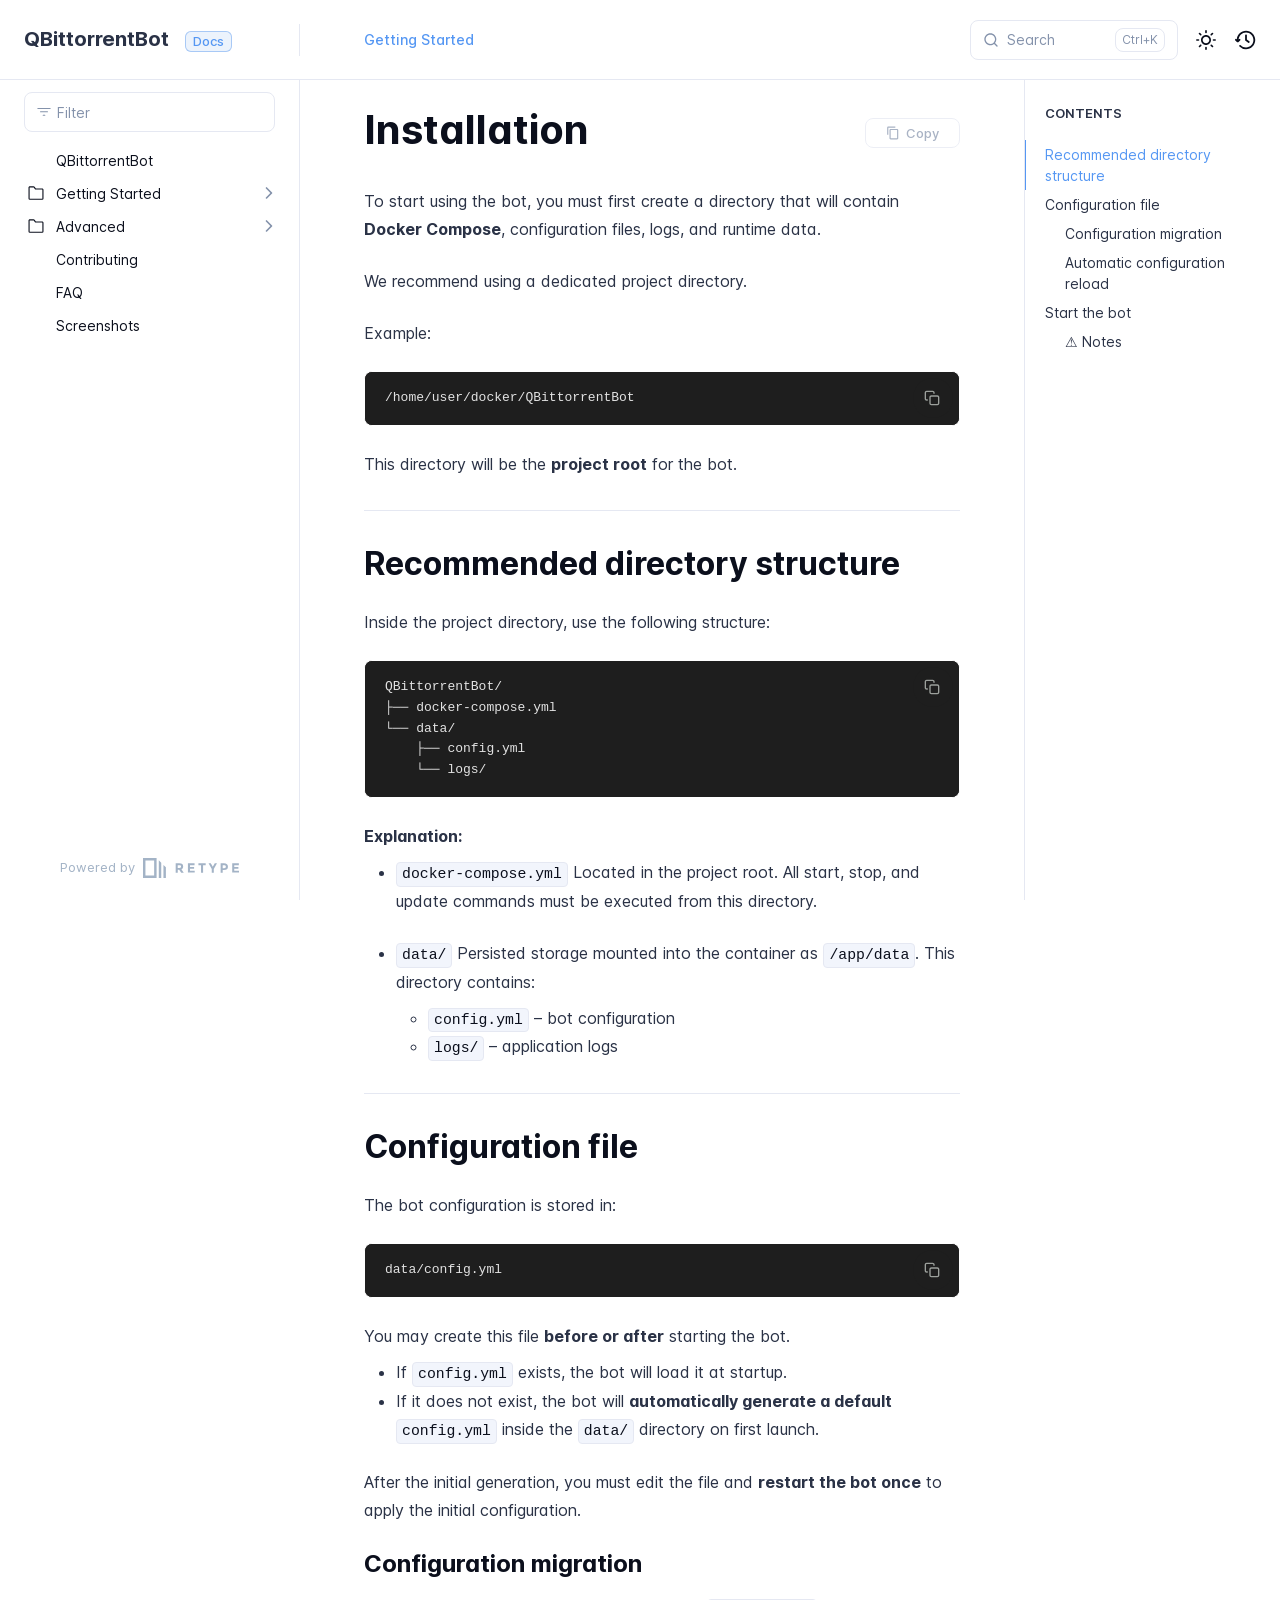
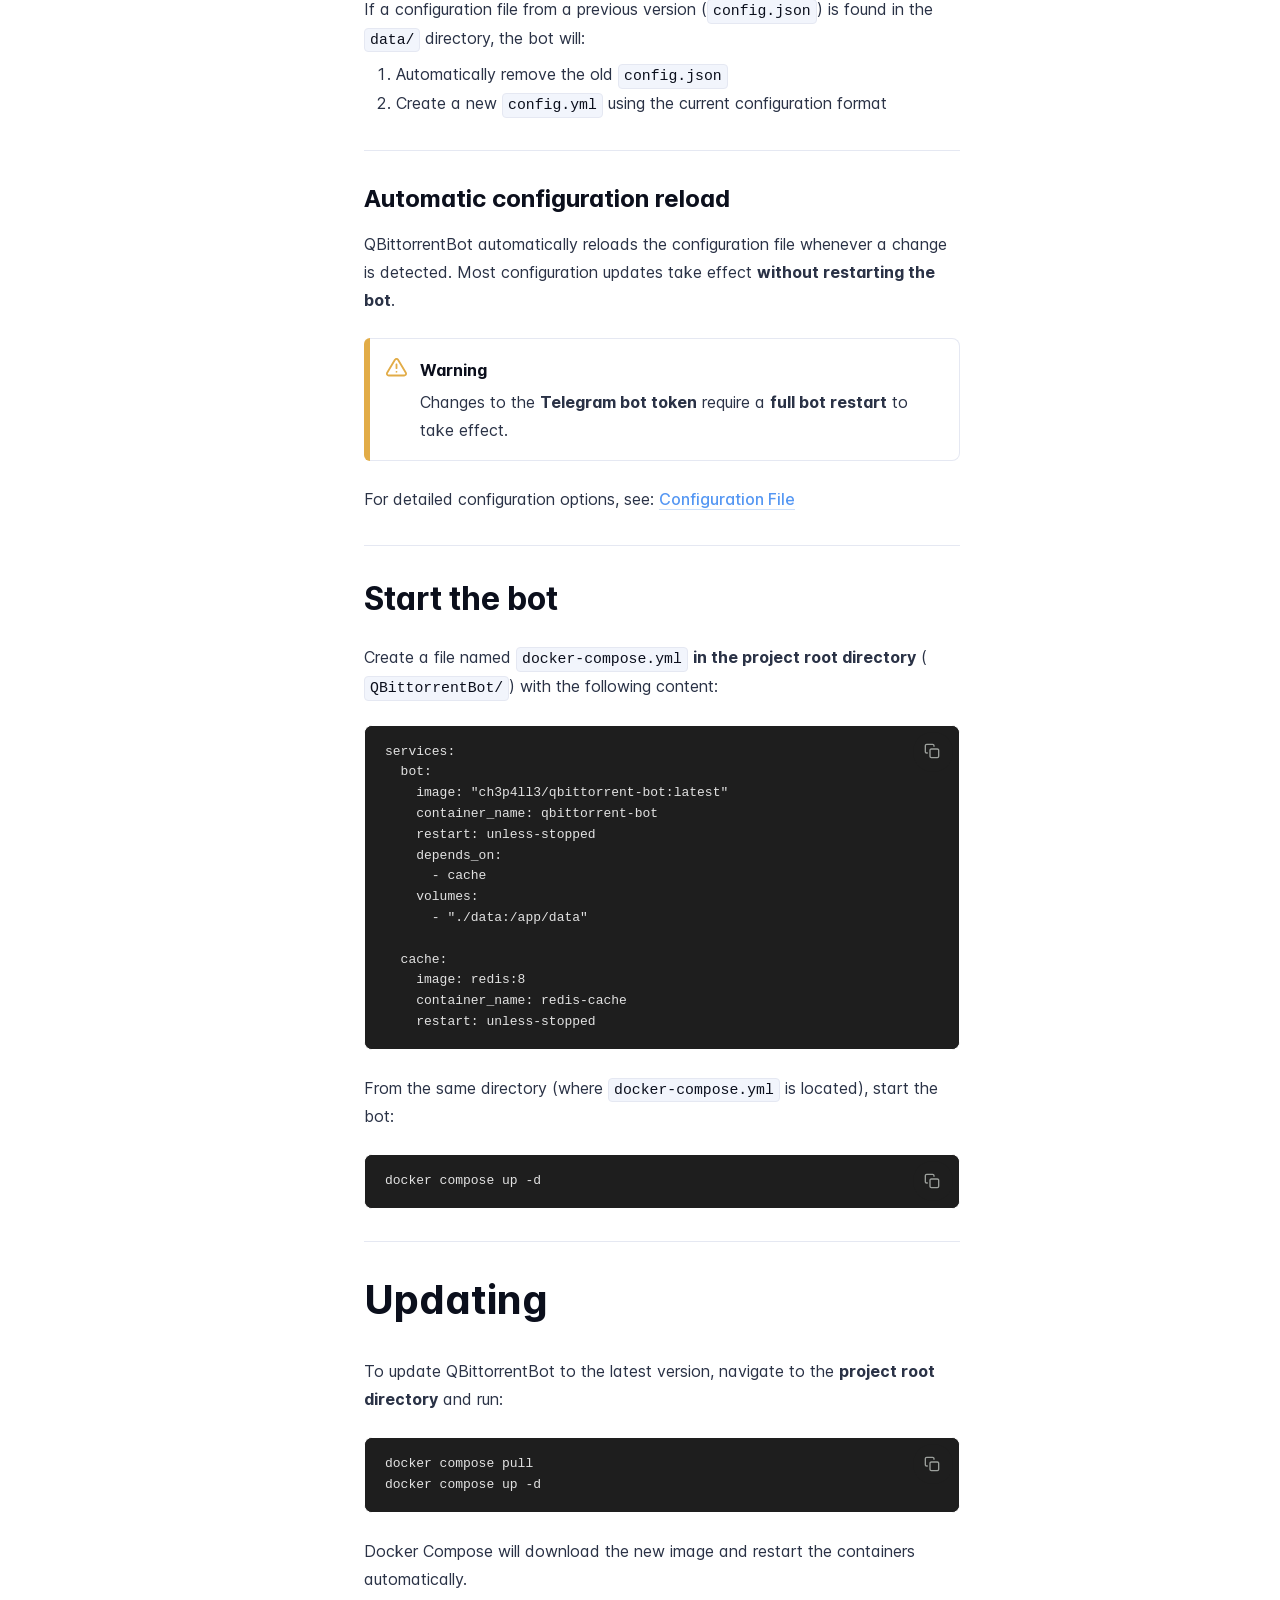
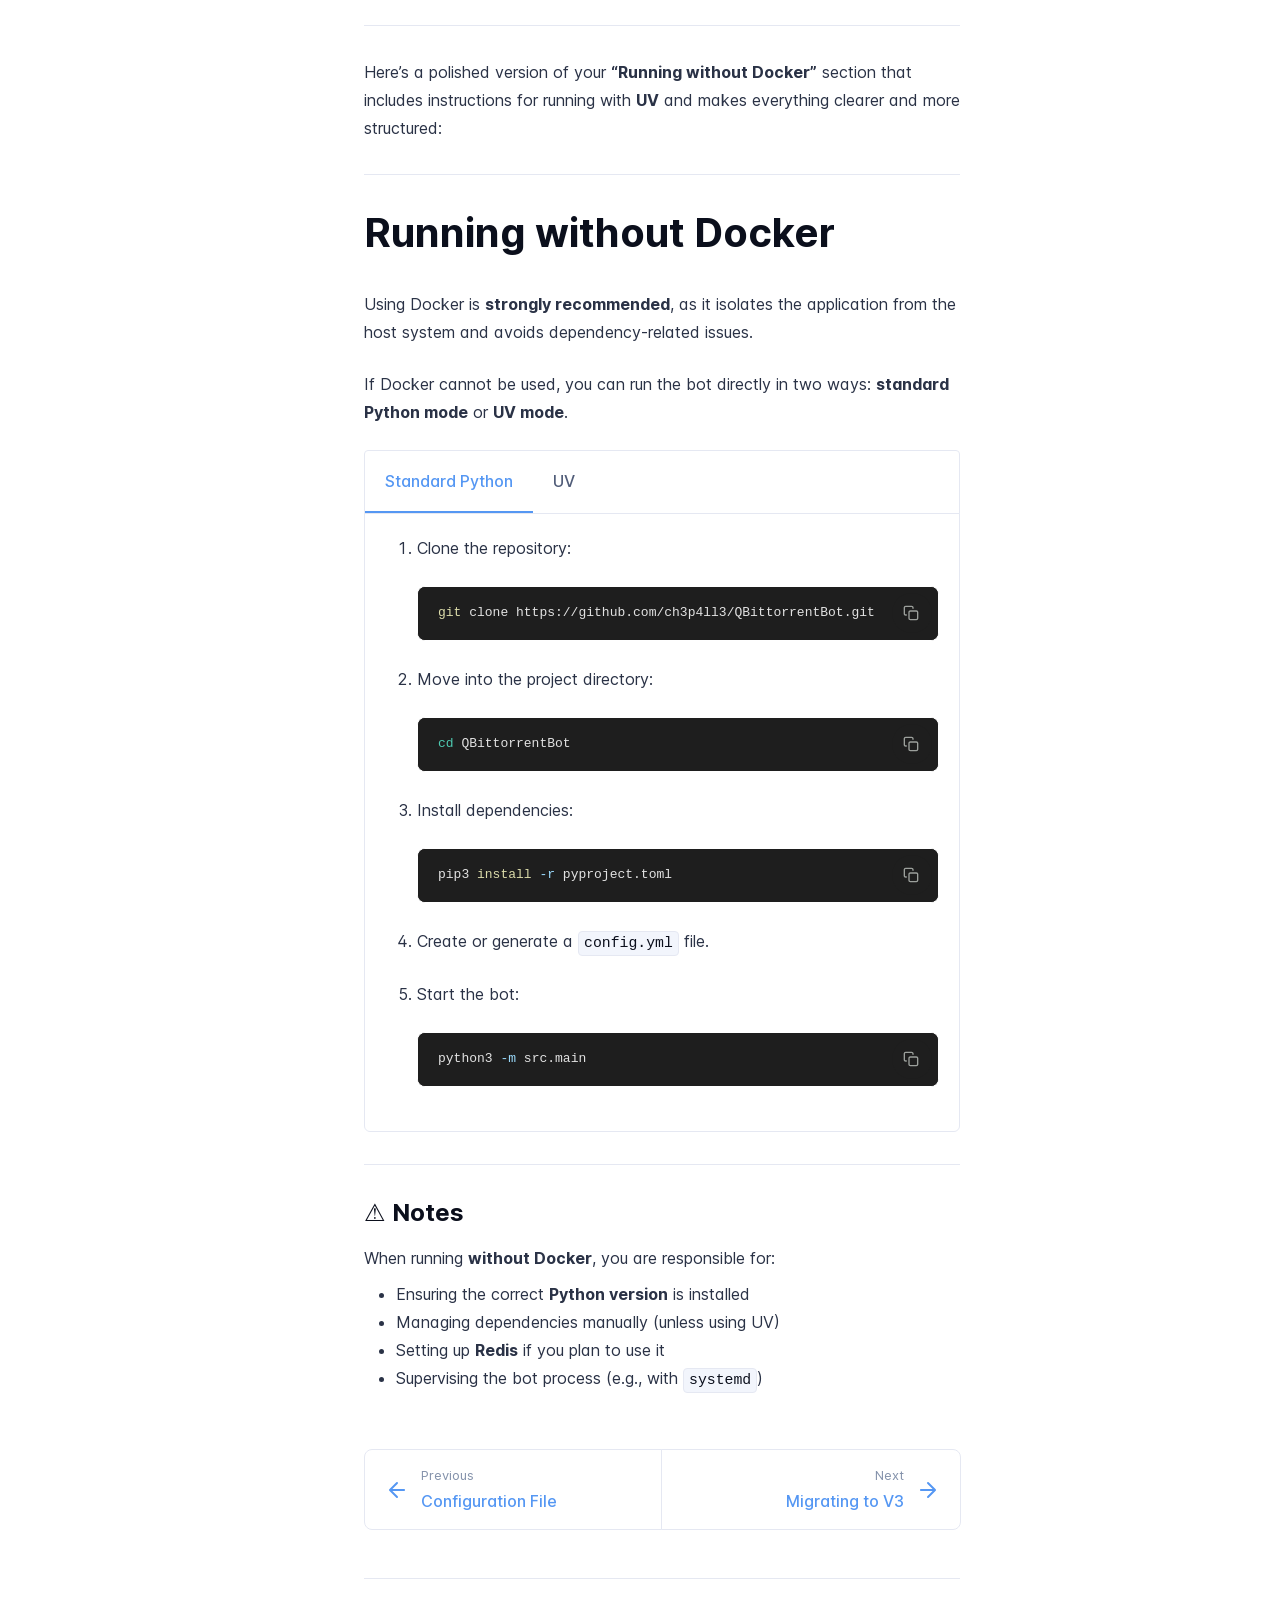
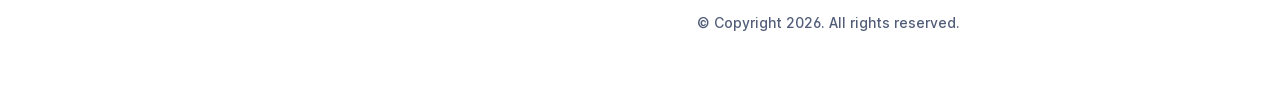
<file: getting_started/installation/index.html>
<!DOCTYPE html>
<html lang="en" class="h-full">
<head>
    <meta charset="UTF-8">
    <meta name="viewport" content="width=device-width,initial-scale=1">
    <meta name="color-scheme" content="light dark">
    <meta name="turbo-root" content="/QBittorrentBot">
    <meta name="turbo-cache-control" content="no-cache" data-turbo-track="reload" data-track-token="4.6.0.841471325305">

    <!-- See retype.com -->
    <meta name="generator" content="Retype 4.6.0">

    <!-- Primary Meta Tags -->
    <title>Installation</title>
    <meta name="title" content="Installation">
    <meta name="description" content="To start using the bot, you must first create a directory that will contain Docker Compose, configuration files, logs, and runtime data.">

    <!-- Canonical -->
    <link rel="canonical" href="https://ch3p4ll3.github.io/QBittorrentBot/getting_started/installation/">
    <link rel="sitemap" type="application/xml" title="Sitemap" href="https://ch3p4ll3.github.io/QBittorrentBot/sitemap.xml">

    <!-- Open Graph -->
    <meta property="og:type" content="website">
    <meta property="og:url" content="https://ch3p4ll3.github.io/QBittorrentBot/getting_started/installation/">
    <meta property="og:title" content="Installation">
    <meta property="og:description" content="To start using the bot, you must first create a directory that will contain Docker Compose, configuration files, logs, and runtime data.">
    <meta property="og:site_name" content="QBittorrentBot">
    <meta property="og:locale" content="en_US">

    <!-- Twitter -->
    <meta name="twitter:card" content="summary_large_image">
    <meta name="twitter:url" content="https://ch3p4ll3.github.io/QBittorrentBot/getting_started/installation/">
    <meta name="twitter:title" content="Installation">
    <meta name="twitter:description" content="To start using the bot, you must first create a directory that will contain Docker Compose, configuration files, logs, and runtime data.">

    <!-- Alternate Markdown -->
    <link rel="alternate" type="text/markdown" href="https://ch3p4ll3.github.io/QBittorrentBot/getting_started/installation.md">

    <script data-cfasync="false">(function(){var cl=document.documentElement.classList,ls=localStorage.getItem("retype_scheme"),hd=cl.contains("dark"),hl=cl.contains("light"),wm=window.matchMedia&&window.matchMedia("(prefers-color-scheme: dark)").matches;if(ls==="dark"||(!ls&&wm&&!hd&&!hl)){cl.remove("light");cl.add("dark")}else if(ls==="light"||(!ls&&!wm&&!hd&&!hl)){cl.remove("dark");cl.add("light")}})();</script>

    <link href="../../resources/css/retype.css?v=4.6.0.841471325305" rel="stylesheet">

    <script data-cfasync="false" src="../../resources/js/config.js?v=4.6.0.841471325305" data-turbo-eval="false" defer></script>
    <script data-cfasync="false" src="../../resources/js/retype.js?v=4.6.0" data-turbo-eval="false" defer></script>
    <script id="lunr-js" data-cfasync="false" src="../../resources/js/lunr.js?v=4.6.0.841471325305" data-turbo-eval="false" defer></script>
    <script id="prism-js" data-cfasync="false" src="../../resources/js/prism.js?v=4.6.0.841471325305" defer></script>
</head>
<body>
    <div id="retype-app" class="relative text-base antialiased text-base-text bg-base-bg font-body">
    <div class="absolute bottom-0 left-0" style="top: 5rem; right: 50%"></div>

    <header id="retype-header" class="sticky top-0 z-30 flex w-full h-16 bg-header-bg border-b border-header-border md:h-20">
        <div class="container relative flex items-center justify-between pr-6 grow md:justify-start">
            <!-- Mobile menu button skeleton -->
            <button v-cloak class="skeleton retype-mobile-menu-button flex items-center justify-center shrink-0 overflow-hidden dark:text-white focus:outline-hidden rounded-full w-10 h-10 ml-3.5 md:hidden"><svg xmlns="http://www.w3.org/2000/svg" class="mb-px shrink-0" width="24" height="24" viewBox="0 0 24 24" role="presentation" style="margin-bottom: 0px;"><g fill="currentColor"><path d="M2 4h20v2H2zM2 11h20v2H2zM2 18h20v2H2z"></path></g></svg></button>
            <div v-cloak id="retype-sidebar-left-toggle-button"></div>
    
            <!-- Logo -->
            <div class="flex items-center justify-between h-full py-2 md:w-75">
                <div class="flex items-center px-2 md:px-6">
                    <a id="retype-branding-logo" href="https://ch3p4ll3.github.io/QBittorrentBot/" class="flex items-center leading-snug text-xl">
                        <span class="dark:text-white font-bold line-clamp-1 md:line-clamp-2">QBittorrentBot</span>
                    </a><span id="retype-branding-label" class="inline-flex mt-1 px-2 py-1 ml-4 text-xs font-medium leading-none items-center rounded-md bg-branding-label-bg text-branding-label-text ring-1 ring-branding-label-border ring-inset md:inline-block">Docs</span>
                </div>
    
                <span class="hidden h-8 border-r md:inline-block border-base-border"></span>
            </div>
    
            <div class="flex justify-between md:grow">
                <!-- Top Nav -->
                <nav id="retype-header-nav" class="hidden md:flex">
                    <ul class="flex flex-col mb-4 md:pl-16 md:mb-0 md:flex-row md:items-center">
                        <li class="mr-6">
                            <a class="py-2 md:mb-0 inline-flex items-center text-sm whitespace-nowrap transition-colors duration-200 ease-linear md:text-header-text font-header-text hover:text-header-text-hover" href="../../getting_started/">Getting Started</a>
                        </li>
    
                    </ul>
                </nav>
    
                <div v-cloak class="flex justify-end grow">
                    <div id="retype-mobile-search-button"></div>
                    <doc-search-desktop></doc-search-desktop>
    
                    <doc-theme-switch class="lg:ml-2"></doc-theme-switch>
                    <doc-history></doc-history>
                </div>
            </div>
        </div>
    </header>


    <div id="retype-container" class="container relative flex bg-white">
        <!-- Sidebar Skeleton -->
        <div v-cloak class="fixed flex flex-col shrink-0 duration-300 ease-in-out bg-sidebar-left-bg border-sidebar-left-border sidebar top-20 w-75 border-r h-screen md:sticky transition-transform skeleton">
        
            <div class="flex items-center h-16 px-6">
                <input id="retype-filter-input-mock" class="w-full h-10 pl-8 px-3 py-2 transition-colors duration-200 ease-linear bg-filter-bg border border-filter-border rounded-lg shadow-none md:text-sm hover:border-filter-border-hover focus:outline-hidden focus:border-filter-border-focus placeholder-filter-placeholder" type="text">
            </div>
        
            <div class="pl-6 mt-1 mb-4">
                <div class="w-32 h-3 mb-4 bg-skeleton-bg rounded-full loading"></div>
                <div class="w-48 h-3 mb-4 bg-skeleton-bg rounded-full loading"></div>
                <div class="w-40 h-3 mb-4 bg-skeleton-bg rounded-full loading"></div>
                <div class="w-32 h-3 mb-4 bg-skeleton-bg rounded-full loading"></div>
                <div class="w-48 h-3 mb-4 bg-skeleton-bg rounded-full loading"></div>
                <div class="w-40 h-3 mb-4 bg-skeleton-bg rounded-full loading"></div>
            </div>
        
            <div class="shrink-0 mt-auto bg-transparent dark:border-base-border">
                <a class="flex items-center justify-center flex-nowrap h-16 text-gray-350 dark:text-dark-400 hover:text-gray-600 dark:hover:text-dark-300 transition-colors duration-150 ease-in docs-powered-by" target="_blank" href="https://retype.com/" rel="noopener">
                    <span class="text-xs whitespace-nowrap">Powered by</span>
                    <svg xmlns="http://www.w3.org/2000/svg" class="ml-2" fill="currentColor" width="96" height="20" overflow="visible"><path d="M0 0v20h13.59V0H0zm11.15 17.54H2.44V2.46h8.71v15.08zM15.8 20h2.44V4.67L15.8 2.22zM20.45 6.89V20h2.44V9.34z"/><g><path d="M40.16 8.44c0 1.49-.59 2.45-1.75 2.88l2.34 3.32h-2.53l-2.04-2.96h-1.43v2.96h-2.06V5.36h3.5c1.43 0 2.46.24 3.07.73s.9 1.27.9 2.35zm-2.48 1.1c.26-.23.38-.59.38-1.09 0-.5-.13-.84-.4-1.03s-.73-.28-1.39-.28h-1.54v2.75h1.5c.72 0 1.2-.12 1.45-.35zM51.56 5.36V7.2h-4.59v1.91h4.13v1.76h-4.13v1.92h4.74v1.83h-6.79V5.36h6.64zM60.09 7.15v7.48h-2.06V7.15h-2.61V5.36h7.28v1.79h-2.61zM70.81 14.64h-2.06v-3.66l-3.19-5.61h2.23l1.99 3.45 1.99-3.45H74l-3.19 5.61v3.66zM83.99 6.19c.65.55.97 1.4.97 2.55s-.33 1.98-1 2.51-1.68.8-3.04.8h-1.23v2.59h-2.06V5.36h3.26c1.42 0 2.45.28 3.1.83zm-1.51 3.65c.25-.28.37-.69.37-1.22s-.16-.92-.48-1.14c-.32-.23-.82-.34-1.5-.34H79.7v3.12h1.38c.68 0 1.15-.14 1.4-.42zM95.85 5.36V7.2h-4.59v1.91h4.13v1.76h-4.13v1.92H96v1.83h-6.79V5.36h6.64z"/></g></svg>
                </a>
            </div>
        </div>
        
        <!-- Sidebar component -->
        <doc-sidebar v-cloak>
            <template #sidebar-footer>
                <div class="shrink-0 mt-auto border-t md:bg-transparent md:border-none dark:border-base-border">
        
                    <div class="py-3 px-6 md:hidden border-b dark:border-base-border">
                        <nav>
                            <ul class="flex flex-wrap justify-center items-center">
                                <li class="mr-6">
                                    <a class="block py-1 inline-flex items-center text-sm whitespace-nowrap transition-colors duration-200 ease-linear md:text-header-text font-header-text hover:text-header-text-hover" href="../../getting_started/">Getting Started</a>
                                </li>
        
                            </ul>
                        </nav>
                    </div>
        
                    <a class="flex items-center justify-center flex-nowrap h-16 text-gray-350 dark:text-dark-400 hover:text-gray-600 dark:hover:text-dark-300 transition-colors duration-150 ease-in docs-powered-by" target="_blank" href="https://retype.com/" rel="noopener">
                        <span class="text-xs whitespace-nowrap">Powered by</span>
                        <svg xmlns="http://www.w3.org/2000/svg" class="ml-2" fill="currentColor" width="96" height="20" overflow="visible"><path d="M0 0v20h13.59V0H0zm11.15 17.54H2.44V2.46h8.71v15.08zM15.8 20h2.44V4.67L15.8 2.22zM20.45 6.89V20h2.44V9.34z"/><g><path d="M40.16 8.44c0 1.49-.59 2.45-1.75 2.88l2.34 3.32h-2.53l-2.04-2.96h-1.43v2.96h-2.06V5.36h3.5c1.43 0 2.46.24 3.07.73s.9 1.27.9 2.35zm-2.48 1.1c.26-.23.38-.59.38-1.09 0-.5-.13-.84-.4-1.03s-.73-.28-1.39-.28h-1.54v2.75h1.5c.72 0 1.2-.12 1.45-.35zM51.56 5.36V7.2h-4.59v1.91h4.13v1.76h-4.13v1.92h4.74v1.83h-6.79V5.36h6.64zM60.09 7.15v7.48h-2.06V7.15h-2.61V5.36h7.28v1.79h-2.61zM70.81 14.64h-2.06v-3.66l-3.19-5.61h2.23l1.99 3.45 1.99-3.45H74l-3.19 5.61v3.66zM83.99 6.19c.65.55.97 1.4.97 2.55s-.33 1.98-1 2.51-1.68.8-3.04.8h-1.23v2.59h-2.06V5.36h3.26c1.42 0 2.45.28 3.1.83zm-1.51 3.65c.25-.28.37-.69.37-1.22s-.16-.92-.48-1.14c-.32-.23-.82-.34-1.5-.34H79.7v3.12h1.38c.68 0 1.15-.14 1.4-.42zM95.85 5.36V7.2h-4.59v1.91h4.13v1.76h-4.13v1.92H96v1.83h-6.79V5.36h6.64z"/></g></svg>
                    </a>
                </div>
            </template>
        </doc-sidebar>

        <div class="grow min-w-0 bg-body-bg">
            <!-- Render "toolbar" template here on api pages --><!-- Render page content -->
<div class="flex">
    <div id="retype-main" class="min-w-0 p-4 grow md:px-16">
        <main class="relative pb-12 lg:pt-2">
            <div class="relative retype-markdown" id="retype-content">
                <!-- Rendered if sidebar right is enabled -->
                <div id="retype-sidebar-right-toggle"></div>
                <doc-page-actions></doc-page-actions>

                <!-- Page content  -->
<h1 id="installation">Installation</h1>
<p>To start using the bot, you must first create a directory that will contain <strong>Docker Compose</strong>, configuration files, logs, and runtime data.</p>
<p>We recommend using a dedicated project directory.</p>
<p>Example:</p>
<div id="installation-code-1" class="codeblock-wrapper"><doc-codeblock>
<pre translate="no" class="language-none"><code v-pre class="language-none">/home/user/docker/QBittorrentBot</code></pre>
</doc-codeblock></div>
<p>This directory will be the <strong>project root</strong> for the bot.</p>
<hr>
<h2 id="recommended-directory-structure">Recommended directory structure</h2>
<p>Inside the project directory, use the following structure:</p>
<div id="recommended-directory-structure-code-1" class="codeblock-wrapper"><doc-codeblock>
<pre translate="no" class="language-none"><code v-pre class="language-none">QBittorrentBot/
├── docker-compose.yml
└── data/
    ├── config.yml
    └── logs/</code></pre>
</doc-codeblock></div>
<p><strong>Explanation:</strong></p>
<ul>
<li>
<p><code translate="no" v-pre>docker-compose.yml</code>
Located in the project root. All start, stop, and update commands must be executed from this directory.</p>
</li>
<li>
<p><code translate="no" v-pre>data/</code>
Persisted storage mounted into the container as <code translate="no" v-pre>/app/data</code>.
This directory contains:</p>
<ul>
<li><code translate="no" v-pre>config.yml</code> – bot configuration</li>
<li><code translate="no" v-pre>logs/</code> – application logs</li>
</ul>
</li>
</ul>
<hr>
<h2 id="configuration-file">Configuration file</h2>
<p>The bot configuration is stored in:</p>
<div id="configuration-file-code-1" class="codeblock-wrapper"><doc-codeblock>
<pre translate="no" class="language-none"><code v-pre class="language-none">data/config.yml</code></pre>
</doc-codeblock></div>
<p>You may create this file <strong>before or after</strong> starting the bot.</p>
<ul>
<li>If <code translate="no" v-pre>config.yml</code> exists, the bot will load it at startup.</li>
<li>If it does not exist, the bot will <strong>automatically generate a default <code translate="no" v-pre>config.yml</code></strong> inside the <code translate="no" v-pre>data/</code> directory on first launch.</li>
</ul>
<p>After the initial generation, you must edit the file and <strong>restart the bot once</strong> to apply the initial configuration.</p>
<h3 id="configuration-migration">Configuration migration</h3>
<p>If a configuration file from a previous version (<code translate="no" v-pre>config.json</code>) is found in the <code translate="no" v-pre>data/</code> directory, the bot will:</p>
<ol>
<li>Automatically remove the old <code translate="no" v-pre>config.json</code></li>
<li>Create a new <code translate="no" v-pre>config.yml</code> using the current configuration format</li>
</ol>
<hr>
<h3 id="automatic-configuration-reload">Automatic configuration reload</h3>
<p>QBittorrentBot automatically reloads the configuration file whenever a change is detected.
Most configuration updates take effect <strong>without restarting the bot</strong>.</p>
<div class="flex mb-6">
    <div class="shrink-0 w-1.5 rounded-tl-lg rounded-bl-lg bg-callout-warning"></div>
    <div class="flex w-full py-4 border border-l-0 rounded-tr-lg rounded-br-lg doc-callout bg-callout-base-bg border-callout-base-border" role="alert">
        <div class="flex items-center ml-4 h-7">
            <svg xmlns="http://www.w3.org/2000/svg" class="block text-callout-warning" width="22" height="22" viewBox="0 0 24 24" role="presentation">
                <g fill="currentColor"><g>
                    <path d="M22.48 15.59L14.01 1.45A2.968 2.968 0 0012.16.09c-.78-.19-1.58-.07-2.27.35-.41.25-.76.6-1.01 1.01v.01L.4 15.6c-.83 1.43-.33 3.27 1.1 4.1.45.26.95.4 1.48.4h16.95c.8-.01 1.55-.33 2.11-.9.56-.57.87-1.33.86-2.13a3.04 3.04 0 00-.42-1.48zm-1.87 2.21c-.19.19-.44.3-.69.3H2.99c-.17 0-.34-.05-.49-.13a.992.992 0 01-.37-1.35L10.6 2.48c.08-.14.2-.25.34-.33a.992.992 0 011.37.33l8.46 14.13c.09.15.13.32.13.49 0 .26-.1.51-.29.7z"></path>
                    <path d="M11.45 12.1c.55 0 1-.45 1-1v-4c0-.55-.45-1-1-1s-1 .45-1 1v4c0 .56.45 1 1 1zM11.46 14.1c-.56 0-1 .45-1 1s.45 1 1 1 1-.45 1-1-.45-1-1-1z"></path>
                </g></g>
            </svg>
        </div>
        <div class="pr-5 ml-3 w-full">
            <h5>Warning</h5>
<p>Changes to the <strong>Telegram bot token</strong> require a <strong>full bot restart</strong> to take effect.</p>
        </div>
    </div>
</div>
<p>For detailed configuration options, see:
<a href="../configuration_file/">Configuration File</a></p>
<hr>
<h2 id="start-the-bot">Start the bot</h2>
<p>Create a file named <code translate="no" v-pre>docker-compose.yml</code> <strong>in the project root directory</strong> (<code translate="no" v-pre>QBittorrentBot/</code>) with the following content:</p>
<div id="start-the-bot-code-1" class="codeblock-wrapper"><doc-codeblock>
<pre translate="no" class="language-none"><code v-pre class="language-none">services:
  bot:
    image: &quot;ch3p4ll3/qbittorrent-bot:latest&quot;
    container_name: qbittorrent-bot
    restart: unless-stopped
    depends_on:
      - cache
    volumes:
      - &quot;./data:/app/data&quot;

  cache:
    image: redis:8
    container_name: redis-cache
    restart: unless-stopped</code></pre>
</doc-codeblock></div>
<p>From the same directory (where <code translate="no" v-pre>docker-compose.yml</code> is located), start the bot:</p>
<div id="start-the-bot-code-2" class="codeblock-wrapper"><doc-codeblock>
<pre translate="no" class="language-none"><code v-pre class="language-none">docker compose up -d</code></pre>
</doc-codeblock></div>
<hr>
<h1 id="updating">Updating</h1>
<p>To update QBittorrentBot to the latest version, navigate to the <strong>project root directory</strong> and run:</p>
<div id="updating-code-1" class="codeblock-wrapper"><doc-codeblock>
<pre translate="no" class="language-none"><code v-pre class="language-none">docker compose pull
docker compose up -d</code></pre>
</doc-codeblock></div>
<p>Docker Compose will download the new image and restart the containers automatically.</p>
<hr>
<p>Here’s a polished version of your <strong>“Running without Docker”</strong> section that includes instructions for running with <strong>UV</strong> and makes everything clearer and more structured:</p>
<hr>
<h1 id="running-without-docker">Running without Docker</h1>
<p>Using Docker is <strong>strongly recommended</strong>, as it isolates the application from the host system and avoids dependency-related issues.</p>
<p>If Docker cannot be used, you can run the bot directly in two ways: <strong>standard Python mode</strong> or <strong>UV mode</strong>.</p>
<doc-tabs>
<doc-tab v-cloak id="standard-python">
<template #title>Standard Python</template>
<ol>
<li>
<p>Clone the repository:</p>
<div class="codeblock-wrapper"><doc-codeblock>
<pre translate="no" class="language-bash"><code v-pre class="language-bash">git clone https://github.com/ch3p4ll3/QBittorrentBot.git</code></pre>
</doc-codeblock></div>
</li>
<li>
<p>Move into the project directory:</p>
<div class="codeblock-wrapper"><doc-codeblock>
<pre translate="no" class="language-bash"><code v-pre class="language-bash">cd QBittorrentBot</code></pre>
</doc-codeblock></div>
</li>
<li>
<p>Install dependencies:</p>
<div class="codeblock-wrapper"><doc-codeblock>
<pre translate="no" class="language-bash"><code v-pre class="language-bash">pip3 install -r pyproject.toml</code></pre>
</doc-codeblock></div>
</li>
<li>
<p>Create or generate a <code translate="no" v-pre>config.yml</code> file.</p>
</li>
<li>
<p>Start the bot:</p>
<div class="codeblock-wrapper"><doc-codeblock>
<pre translate="no" class="language-bash"><code v-pre class="language-bash">python3 -m src.main</code></pre>
</doc-codeblock></div>
</li>
</ol>
</doc-tab>
<doc-tab v-cloak id="uv">
<template #title>UV</template>
<p><strong>UV</strong> is a modern Python environment manager that can simplify dependency and project management.</p>
<ol>
<li>
<p>Install UV by following the <a href="https://docs.astral.sh/uv/">official guide</a>.</p>
</li>
<li>
<p>Clone the repository (if not already done):</p>
<div class="codeblock-wrapper"><doc-codeblock>
<pre translate="no" class="language-bash"><code v-pre class="language-bash">git clone https://github.com/ch3p4ll3/QBittorrentBot.git
cd QBittorrentBot</code></pre>
</doc-codeblock></div>
</li>
<li>
<p>Install dependencies via UV:</p>
<div class="codeblock-wrapper"><doc-codeblock>
<pre translate="no" class="language-bash"><code v-pre class="language-bash">uv sync</code></pre>
</doc-codeblock></div>
</li>
<li>
<p>Start the bot:</p>
<div class="codeblock-wrapper"><doc-codeblock>
<pre translate="no" class="language-bash"><code v-pre class="language-bash">uv run python -m src.main</code></pre>
</doc-codeblock></div>
</li>
</ol>
<blockquote>
<p><span class="docs-emoji">&#x2705;</span> Advantages of using UV:</p>
<ul>
<li>Automatic dependency isolation</li>
<li>Easier environment management</li>
<li>Cross-platform reproducibility</li>
</ul>
</blockquote>
</doc-tab>
</doc-tabs>
<hr>
<h3 id="-notes"><span class="docs-emoji">&#x26A0;&#xFE0F;</span> Notes</h3>
<p>When running <strong>without Docker</strong>, you are responsible for:</p>
<ul>
<li>Ensuring the correct <strong>Python version</strong> is installed</li>
<li>Managing dependencies manually (unless using UV)</li>
<li>Setting up <strong>Redis</strong> if you plan to use it</li>
<li>Supervising the bot process (e.g., with <code translate="no" v-pre>systemd</code>)</li>
</ul>

                
                <!-- Required only on API pages -->
                <doc-toolbar-member-filter-no-results></doc-toolbar-member-filter-no-results>
            </div>
            <footer id="retype-content-footer" class="clear-both">
            
                <nav id="retype-nextprev" class="print:hidden flex mt-14">
                    <div class="w-1/2">
                        <a class="px-5 py-4 h-full flex items-center break-normal font-medium text-body-link border border-base-border hover:border-base-border-hover rounded-l-lg transition-colors duration-150 relative hover:z-5" href="../../getting_started/configuration_file/">
                            <svg xmlns="http://www.w3.org/2000/svg" class="mr-3" width="24" height="24" viewBox="0 0 24 24" fill="currentColor" overflow="visible"><path d="M19 11H7.41l5.29-5.29a.996.996 0 10-1.41-1.41l-7 7a1 1 0 000 1.42l7 7a1.024 1.024 0 001.42-.01.996.996 0 000-1.41L7.41 13H19c.55 0 1-.45 1-1s-.45-1-1-1z" /><path fill="none" d="M0 0h24v24H0z" /></svg>
                            <span>
                                <span class="block text-xs font-normal text-base-text-muted">Previous</span>
                                <span class="block mt-1">Configuration File</span>
                            </span>
                        </a>
                    </div>
            
                    <div class="w-1/2">
                        <a class="px-5 py-4 -mx-px h-full flex items-center justify-end break-normal font-medium text-body-link border border-base-border hover:border-base-border-hover rounded-r-lg transition-colors duration-150 relative hover:z-5" href="../../getting_started/migrating_to_v3/">
                            <span>
                                <span class="block text-xs font-normal text-right text-base-text-muted">Next</span>
                                <span class="block mt-1">Migrating to V​3</span>
                            </span>
                            <svg xmlns="http://www.w3.org/2000/svg" class="ml-3" width="24" height="24" viewBox="0 0 24 24" fill="currentColor" overflow="visible"><path d="M19.92 12.38a1 1 0 00-.22-1.09l-7-7a.996.996 0 10-1.41 1.41l5.3 5.3H5c-.55 0-1 .45-1 1s.45 1 1 1h11.59l-5.29 5.29a.996.996 0 000 1.41c.19.2.44.3.7.3s.51-.1.71-.29l7-7c.09-.09.16-.21.21-.33z" /><path fill="none" d="M0 0h24v24H0z" /></svg>
                        </a>
                    </div>
                </nav>
            </footer>
        </main>

        <div id="retype-page-footer" class="print:border-none border-t border-base-border pt-6 mb-8">
            <footer class="flex flex-wrap items-center justify-between print:justify-center">
                <div id="retype-footer-links" class="print:hidden">
                    <ul class="flex flex-wrap items-center text-sm">
                    </ul>
                </div>
                <div id="retype-copyright" class="print:justify-center py-2 text-footer-text font-footer-link text-sm leading-relaxed"><p>© Copyright 2026. All rights reserved.</p></div>
            </footer>
        </div>
    </div>

    <!-- Rendered if sidebar right is enabled -->
    <!-- Sidebar right skeleton-->
    <div v-cloak class="fixed top-0 bottom-0 right-0 translate-x-full bg-sidebar-right-bg border-sidebar-right-border lg:sticky lg:border-l lg:shrink-0 lg:pt-6 lg:translate-x-0 sm:w-1/2 lg:w-64 lg:z-0 md:w-104 sidebar-right skeleton">
        <div class="pl-5">
            <div class="w-32 h-3 mb-4 bg-skeleton-bg rounded-full loading"></div>
            <div class="w-48 h-3 mb-4 bg-skeleton-bg rounded-full loading"></div>
            <div class="w-40 h-3 mb-4 bg-skeleton-bg rounded-full loading"></div>
        </div>
    </div>

    <!-- User should be able to hide sidebar right -->
    <doc-sidebar-right v-cloak></doc-sidebar-right>
</div>

        </div>
    </div>

    <doc-search-mobile></doc-search-mobile>
    <doc-back-to-top></doc-back-to-top>
</div>


    <div id="retype-overlay-target"></div>

        <script data-cfasync="false">window.__DOCS__ = { "title": "Installation-Updating", level: 2, icon: "file", hasPrism: true, hasInstagram: false, hasMermaid: false, hasMath: false, tocDepth: 23, "md": "/getting_started/installation.md" }</script>
</body>
</html>
</file>
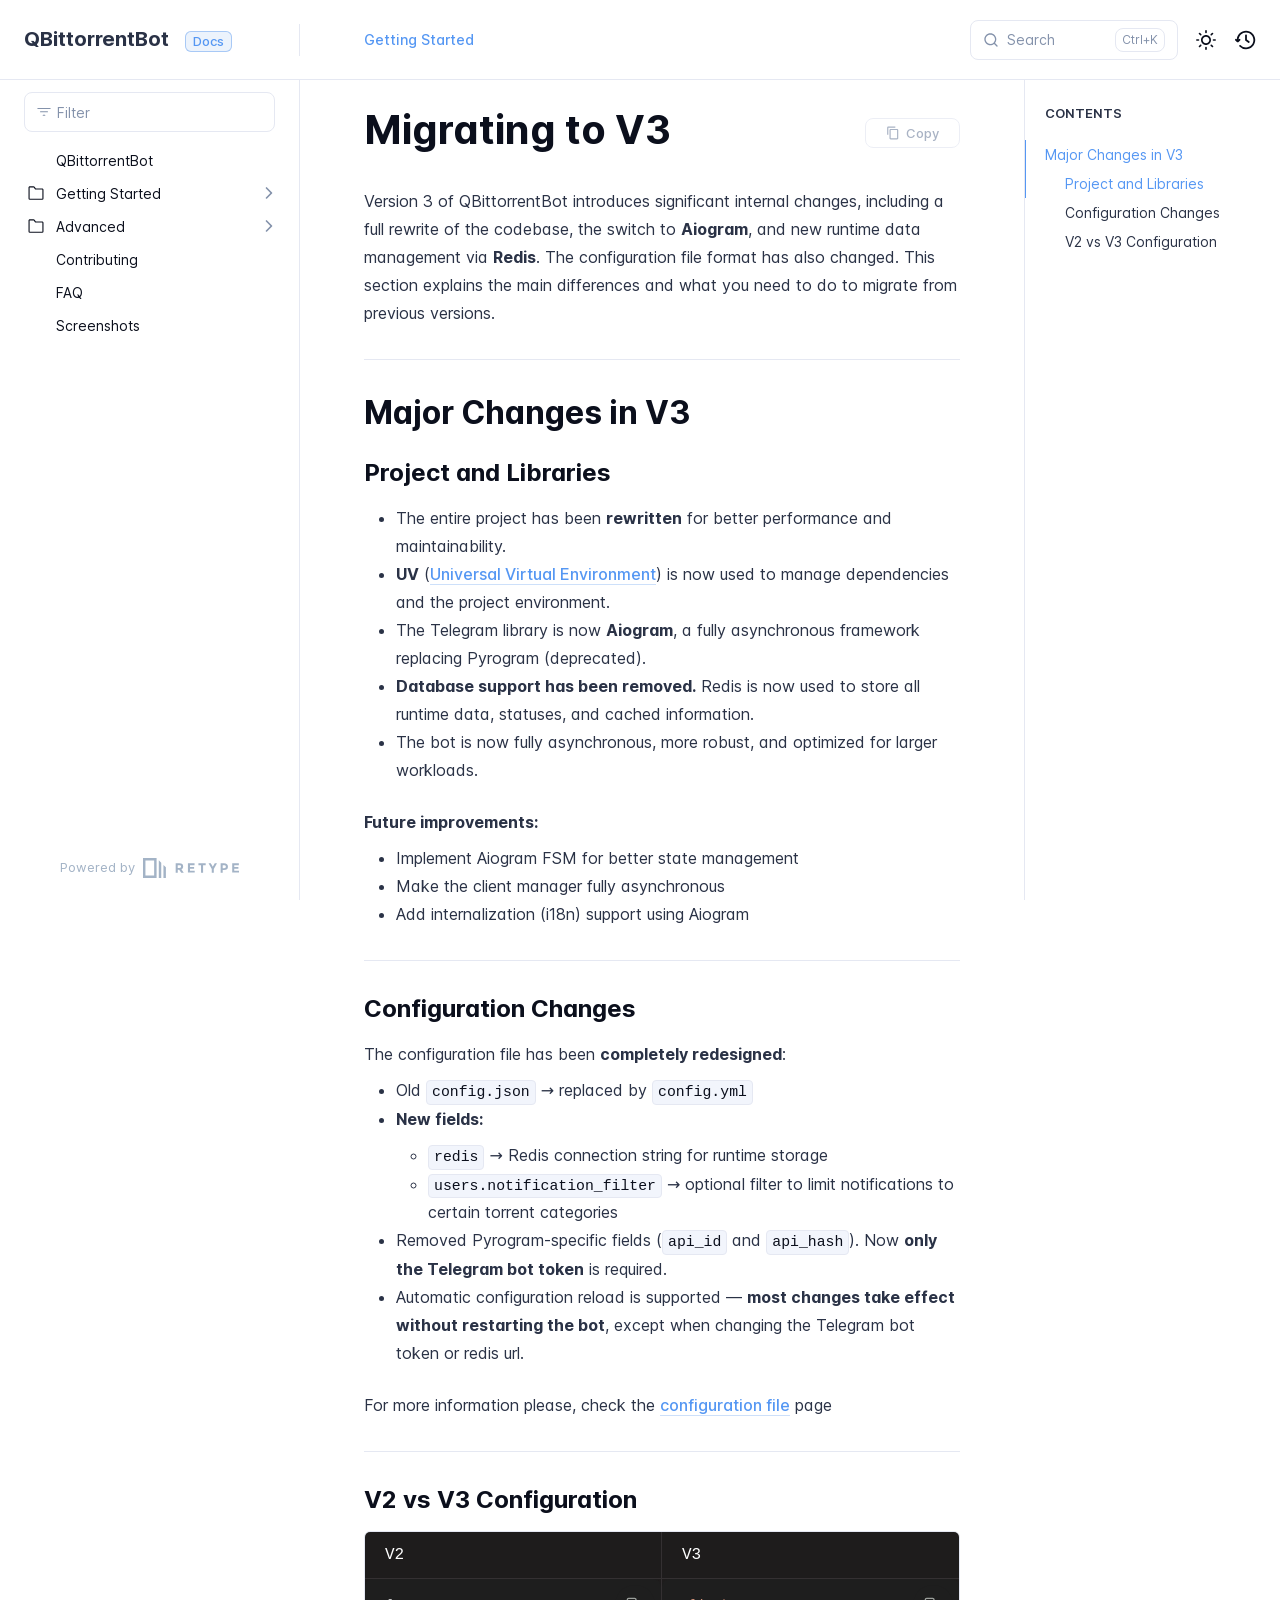
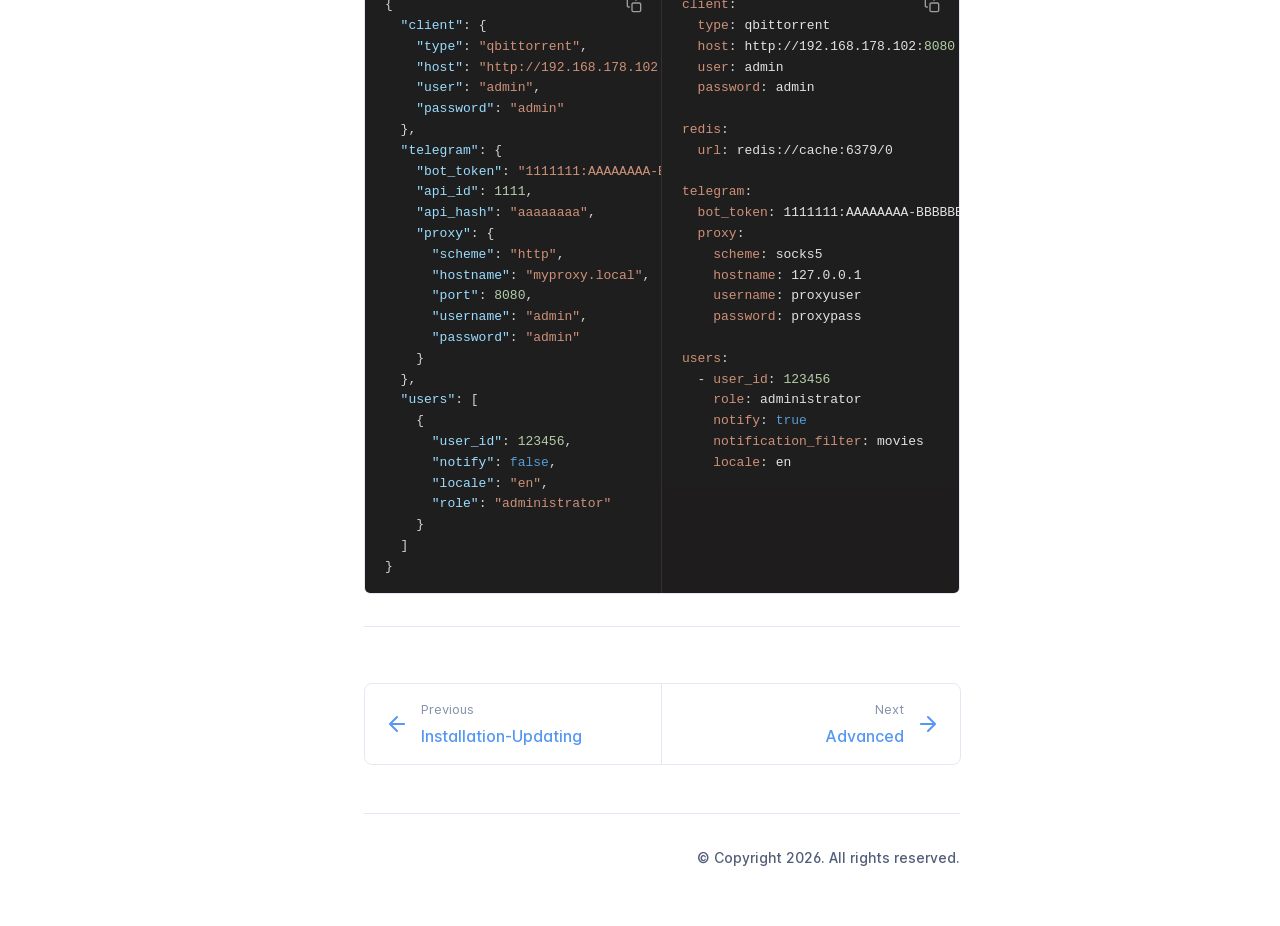
<file: getting_started/migrating_to_v3/index.html>
<!DOCTYPE html>
<html lang="en" class="h-full">
<head>
    <meta charset="UTF-8">
    <meta name="viewport" content="width=device-width,initial-scale=1">
    <meta name="color-scheme" content="light dark">
    <meta name="turbo-root" content="/QBittorrentBot">
    <meta name="turbo-cache-control" content="no-cache" data-turbo-track="reload" data-track-token="4.6.0.841471325305">

    <!-- See retype.com -->
    <meta name="generator" content="Retype 4.6.0">

    <!-- Primary Meta Tags -->
    <title>Migrating to V3</title>
    <meta name="title" content="Migrating to V3">
    <meta name="description" content="Version 3 of QBittorrentBot introduces significant internal changes, including a full rewrite of the codebase, the switch to Aiogram, and new runtime data management via Redis.">

    <!-- Canonical -->
    <link rel="canonical" href="https://ch3p4ll3.github.io/QBittorrentBot/getting_started/migrating_to_v3/">
    <link rel="sitemap" type="application/xml" title="Sitemap" href="https://ch3p4ll3.github.io/QBittorrentBot/sitemap.xml">

    <!-- Open Graph -->
    <meta property="og:type" content="website">
    <meta property="og:url" content="https://ch3p4ll3.github.io/QBittorrentBot/getting_started/migrating_to_v3/">
    <meta property="og:title" content="Migrating to V3">
    <meta property="og:description" content="Version 3 of QBittorrentBot introduces significant internal changes, including a full rewrite of the codebase, the switch to Aiogram, and new runtime data management via Redis.">
    <meta property="og:site_name" content="QBittorrentBot">
    <meta property="og:locale" content="en_US">

    <!-- Twitter -->
    <meta name="twitter:card" content="summary_large_image">
    <meta name="twitter:url" content="https://ch3p4ll3.github.io/QBittorrentBot/getting_started/migrating_to_v3/">
    <meta name="twitter:title" content="Migrating to V3">
    <meta name="twitter:description" content="Version 3 of QBittorrentBot introduces significant internal changes, including a full rewrite of the codebase, the switch to Aiogram, and new runtime data management via Redis.">

    <!-- Alternate Markdown -->
    <link rel="alternate" type="text/markdown" href="https://ch3p4ll3.github.io/QBittorrentBot/getting_started/migrating_to_v3.md">

    <script data-cfasync="false">(function(){var cl=document.documentElement.classList,ls=localStorage.getItem("retype_scheme"),hd=cl.contains("dark"),hl=cl.contains("light"),wm=window.matchMedia&&window.matchMedia("(prefers-color-scheme: dark)").matches;if(ls==="dark"||(!ls&&wm&&!hd&&!hl)){cl.remove("light");cl.add("dark")}else if(ls==="light"||(!ls&&!wm&&!hd&&!hl)){cl.remove("dark");cl.add("light")}})();</script>

    <link href="../../resources/css/retype.css?v=4.6.0.841471325305" rel="stylesheet">

    <script data-cfasync="false" src="../../resources/js/config.js?v=4.6.0.841471325305" data-turbo-eval="false" defer></script>
    <script data-cfasync="false" src="../../resources/js/retype.js?v=4.6.0" data-turbo-eval="false" defer></script>
    <script id="lunr-js" data-cfasync="false" src="../../resources/js/lunr.js?v=4.6.0.841471325305" data-turbo-eval="false" defer></script>
    <script id="prism-js" data-cfasync="false" src="../../resources/js/prism.js?v=4.6.0.841471325305" defer></script>
</head>
<body>
    <div id="retype-app" class="relative text-base antialiased text-base-text bg-base-bg font-body">
    <div class="absolute bottom-0 left-0" style="top: 5rem; right: 50%"></div>

    <header id="retype-header" class="sticky top-0 z-30 flex w-full h-16 bg-header-bg border-b border-header-border md:h-20">
        <div class="container relative flex items-center justify-between pr-6 grow md:justify-start">
            <!-- Mobile menu button skeleton -->
            <button v-cloak class="skeleton retype-mobile-menu-button flex items-center justify-center shrink-0 overflow-hidden dark:text-white focus:outline-hidden rounded-full w-10 h-10 ml-3.5 md:hidden"><svg xmlns="http://www.w3.org/2000/svg" class="mb-px shrink-0" width="24" height="24" viewBox="0 0 24 24" role="presentation" style="margin-bottom: 0px;"><g fill="currentColor"><path d="M2 4h20v2H2zM2 11h20v2H2zM2 18h20v2H2z"></path></g></svg></button>
            <div v-cloak id="retype-sidebar-left-toggle-button"></div>
    
            <!-- Logo -->
            <div class="flex items-center justify-between h-full py-2 md:w-75">
                <div class="flex items-center px-2 md:px-6">
                    <a id="retype-branding-logo" href="https://ch3p4ll3.github.io/QBittorrentBot/" class="flex items-center leading-snug text-xl">
                        <span class="dark:text-white font-bold line-clamp-1 md:line-clamp-2">QBittorrentBot</span>
                    </a><span id="retype-branding-label" class="inline-flex mt-1 px-2 py-1 ml-4 text-xs font-medium leading-none items-center rounded-md bg-branding-label-bg text-branding-label-text ring-1 ring-branding-label-border ring-inset md:inline-block">Docs</span>
                </div>
    
                <span class="hidden h-8 border-r md:inline-block border-base-border"></span>
            </div>
    
            <div class="flex justify-between md:grow">
                <!-- Top Nav -->
                <nav id="retype-header-nav" class="hidden md:flex">
                    <ul class="flex flex-col mb-4 md:pl-16 md:mb-0 md:flex-row md:items-center">
                        <li class="mr-6">
                            <a class="py-2 md:mb-0 inline-flex items-center text-sm whitespace-nowrap transition-colors duration-200 ease-linear md:text-header-text font-header-text hover:text-header-text-hover" href="../../getting_started/">Getting Started</a>
                        </li>
    
                    </ul>
                </nav>
    
                <div v-cloak class="flex justify-end grow">
                    <div id="retype-mobile-search-button"></div>
                    <doc-search-desktop></doc-search-desktop>
    
                    <doc-theme-switch class="lg:ml-2"></doc-theme-switch>
                    <doc-history></doc-history>
                </div>
            </div>
        </div>
    </header>


    <div id="retype-container" class="container relative flex bg-white">
        <!-- Sidebar Skeleton -->
        <div v-cloak class="fixed flex flex-col shrink-0 duration-300 ease-in-out bg-sidebar-left-bg border-sidebar-left-border sidebar top-20 w-75 border-r h-screen md:sticky transition-transform skeleton">
        
            <div class="flex items-center h-16 px-6">
                <input id="retype-filter-input-mock" class="w-full h-10 pl-8 px-3 py-2 transition-colors duration-200 ease-linear bg-filter-bg border border-filter-border rounded-lg shadow-none md:text-sm hover:border-filter-border-hover focus:outline-hidden focus:border-filter-border-focus placeholder-filter-placeholder" type="text">
            </div>
        
            <div class="pl-6 mt-1 mb-4">
                <div class="w-32 h-3 mb-4 bg-skeleton-bg rounded-full loading"></div>
                <div class="w-48 h-3 mb-4 bg-skeleton-bg rounded-full loading"></div>
                <div class="w-40 h-3 mb-4 bg-skeleton-bg rounded-full loading"></div>
                <div class="w-32 h-3 mb-4 bg-skeleton-bg rounded-full loading"></div>
                <div class="w-48 h-3 mb-4 bg-skeleton-bg rounded-full loading"></div>
                <div class="w-40 h-3 mb-4 bg-skeleton-bg rounded-full loading"></div>
            </div>
        
            <div class="shrink-0 mt-auto bg-transparent dark:border-base-border">
                <a class="flex items-center justify-center flex-nowrap h-16 text-gray-350 dark:text-dark-400 hover:text-gray-600 dark:hover:text-dark-300 transition-colors duration-150 ease-in docs-powered-by" target="_blank" href="https://retype.com/" rel="noopener">
                    <span class="text-xs whitespace-nowrap">Powered by</span>
                    <svg xmlns="http://www.w3.org/2000/svg" class="ml-2" fill="currentColor" width="96" height="20" overflow="visible"><path d="M0 0v20h13.59V0H0zm11.15 17.54H2.44V2.46h8.71v15.08zM15.8 20h2.44V4.67L15.8 2.22zM20.45 6.89V20h2.44V9.34z"/><g><path d="M40.16 8.44c0 1.49-.59 2.45-1.75 2.88l2.34 3.32h-2.53l-2.04-2.96h-1.43v2.96h-2.06V5.36h3.5c1.43 0 2.46.24 3.07.73s.9 1.27.9 2.35zm-2.48 1.1c.26-.23.38-.59.38-1.09 0-.5-.13-.84-.4-1.03s-.73-.28-1.39-.28h-1.54v2.75h1.5c.72 0 1.2-.12 1.45-.35zM51.56 5.36V7.2h-4.59v1.91h4.13v1.76h-4.13v1.92h4.74v1.83h-6.79V5.36h6.64zM60.09 7.15v7.48h-2.06V7.15h-2.61V5.36h7.28v1.79h-2.61zM70.81 14.64h-2.06v-3.66l-3.19-5.61h2.23l1.99 3.45 1.99-3.45H74l-3.19 5.61v3.66zM83.99 6.19c.65.55.97 1.4.97 2.55s-.33 1.98-1 2.51-1.68.8-3.04.8h-1.23v2.59h-2.06V5.36h3.26c1.42 0 2.45.28 3.1.83zm-1.51 3.65c.25-.28.37-.69.37-1.22s-.16-.92-.48-1.14c-.32-.23-.82-.34-1.5-.34H79.7v3.12h1.38c.68 0 1.15-.14 1.4-.42zM95.85 5.36V7.2h-4.59v1.91h4.13v1.76h-4.13v1.92H96v1.83h-6.79V5.36h6.64z"/></g></svg>
                </a>
            </div>
        </div>
        
        <!-- Sidebar component -->
        <doc-sidebar v-cloak>
            <template #sidebar-footer>
                <div class="shrink-0 mt-auto border-t md:bg-transparent md:border-none dark:border-base-border">
        
                    <div class="py-3 px-6 md:hidden border-b dark:border-base-border">
                        <nav>
                            <ul class="flex flex-wrap justify-center items-center">
                                <li class="mr-6">
                                    <a class="block py-1 inline-flex items-center text-sm whitespace-nowrap transition-colors duration-200 ease-linear md:text-header-text font-header-text hover:text-header-text-hover" href="../../getting_started/">Getting Started</a>
                                </li>
        
                            </ul>
                        </nav>
                    </div>
        
                    <a class="flex items-center justify-center flex-nowrap h-16 text-gray-350 dark:text-dark-400 hover:text-gray-600 dark:hover:text-dark-300 transition-colors duration-150 ease-in docs-powered-by" target="_blank" href="https://retype.com/" rel="noopener">
                        <span class="text-xs whitespace-nowrap">Powered by</span>
                        <svg xmlns="http://www.w3.org/2000/svg" class="ml-2" fill="currentColor" width="96" height="20" overflow="visible"><path d="M0 0v20h13.59V0H0zm11.15 17.54H2.44V2.46h8.71v15.08zM15.8 20h2.44V4.67L15.8 2.22zM20.45 6.89V20h2.44V9.34z"/><g><path d="M40.16 8.44c0 1.49-.59 2.45-1.75 2.88l2.34 3.32h-2.53l-2.04-2.96h-1.43v2.96h-2.06V5.36h3.5c1.43 0 2.46.24 3.07.73s.9 1.27.9 2.35zm-2.48 1.1c.26-.23.38-.59.38-1.09 0-.5-.13-.84-.4-1.03s-.73-.28-1.39-.28h-1.54v2.75h1.5c.72 0 1.2-.12 1.45-.35zM51.56 5.36V7.2h-4.59v1.91h4.13v1.76h-4.13v1.92h4.74v1.83h-6.79V5.36h6.64zM60.09 7.15v7.48h-2.06V7.15h-2.61V5.36h7.28v1.79h-2.61zM70.81 14.64h-2.06v-3.66l-3.19-5.61h2.23l1.99 3.45 1.99-3.45H74l-3.19 5.61v3.66zM83.99 6.19c.65.55.97 1.4.97 2.55s-.33 1.98-1 2.51-1.68.8-3.04.8h-1.23v2.59h-2.06V5.36h3.26c1.42 0 2.45.28 3.1.83zm-1.51 3.65c.25-.28.37-.69.37-1.22s-.16-.92-.48-1.14c-.32-.23-.82-.34-1.5-.34H79.7v3.12h1.38c.68 0 1.15-.14 1.4-.42zM95.85 5.36V7.2h-4.59v1.91h4.13v1.76h-4.13v1.92H96v1.83h-6.79V5.36h6.64z"/></g></svg>
                    </a>
                </div>
            </template>
        </doc-sidebar>

        <div class="grow min-w-0 bg-body-bg">
            <!-- Render "toolbar" template here on api pages --><!-- Render page content -->
<div class="flex">
    <div id="retype-main" class="min-w-0 p-4 grow md:px-16">
        <main class="relative pb-12 lg:pt-2">
            <div class="relative retype-markdown" id="retype-content">
                <!-- Rendered if sidebar right is enabled -->
                <div id="retype-sidebar-right-toggle"></div>
                <doc-page-actions></doc-page-actions>

                <!-- Page content  -->
<h1 id="migrating-to-v3">Migrating to V3</h1>
<p>Version 3 of QBittorrentBot introduces significant internal changes, including a full rewrite of the codebase, the switch to <strong>Aiogram</strong>, and new runtime data management via <strong>Redis</strong>. The configuration file format has also changed. This section explains the main differences and what you need to do to migrate from previous versions.</p>
<hr>
<h2 id="major-changes-in-v3">Major Changes in V3</h2>
<h3 id="project-and-libraries">Project and Libraries</h3>
<ul>
<li>The entire project has been <strong>rewritten</strong> for better performance and maintainability.</li>
<li><strong>UV</strong> (<a href="https://docs.astral.sh/uv/">Universal Virtual Environment</a>) is now used to manage dependencies and the project environment.</li>
<li>The Telegram library is now <strong>Aiogram</strong>, a fully asynchronous framework replacing Pyrogram (deprecated).</li>
<li><strong>Database support has been removed.</strong> Redis is now used to store all runtime data, statuses, and cached information.</li>
<li>The bot is now fully asynchronous, more robust, and optimized for larger workloads.</li>
</ul>
<p><strong>Future improvements:</strong></p>
<ul>
<li>Implement Aiogram FSM for better state management</li>
<li>Make the client manager fully asynchronous</li>
<li>Add internalization (i18n) support using Aiogram</li>
</ul>
<hr>
<h3 id="configuration-changes">Configuration Changes</h3>
<p>The configuration file has been <strong>completely redesigned</strong>:</p>
<ul>
<li>Old <code translate="no" v-pre>config.json</code> → replaced by <strong><code translate="no" v-pre>config.yml</code></strong></li>
<li>
<p><strong>New fields:</strong></p>
<ul>
<li><code translate="no" v-pre>redis</code> → Redis connection string for runtime storage</li>
<li><code translate="no" v-pre>users.notification_filter</code> → optional filter to limit notifications to certain torrent categories</li>
</ul>
</li>
<li>Removed Pyrogram-specific fields (<code translate="no" v-pre>api_id</code> and <code translate="no" v-pre>api_hash</code>). Now <strong>only the Telegram bot token</strong> is required.</li>
<li>Automatic configuration reload is supported — <strong>most changes take effect without restarting the bot</strong>, except when changing the Telegram bot token or redis url.</li>
</ul>
<p>For more information please, check the <a href="../configuration_file/">configuration file</a> page</p>
<hr>
<h3 id="v2-vs-v3-configuration">V2 vs V3 Configuration</h3>
<div class="mb-6 overflow-hidden border rounded-md docs-columns dark:border-base-border" style="grid-template-columns: repeat(2, minmax(0, 1fr));">
    <div class="flex items-center px-5 py-3 font-mono leading-snug text-white docs-columns-code-title border-r">
        <span>V2</span>
    </div>
    <div class="flex items-center px-5 py-3 font-mono leading-snug text-white docs-columns-code-title">
        <span>V3</span>
    </div>
    <div class="docs-columns-code docs-columns-content border-r border-base-border">
<div class="codeblock-wrapper"><doc-codeblock>
<pre translate="no" class="language-json"><code v-pre class="language-json">{
  &quot;client&quot;: {
    &quot;type&quot;: &quot;qbittorrent&quot;,
    &quot;host&quot;: &quot;http://192.168.178.102:8080&quot;,
    &quot;user&quot;: &quot;admin&quot;,
    &quot;password&quot;: &quot;admin&quot;
  },
  &quot;telegram&quot;: {
    &quot;bot_token&quot;: &quot;1111111:AAAAAAAA-BBBBBBBBB&quot;,
    &quot;api_id&quot;: 1111,
    &quot;api_hash&quot;: &quot;aaaaaaaa&quot;,
    &quot;proxy&quot;: {
      &quot;scheme&quot;: &quot;http&quot;,
      &quot;hostname&quot;: &quot;myproxy.local&quot;,
      &quot;port&quot;: 8080,
      &quot;username&quot;: &quot;admin&quot;,
      &quot;password&quot;: &quot;admin&quot;
    }
  },
  &quot;users&quot;: [
    {
      &quot;user_id&quot;: 123456,
      &quot;notify&quot;: false,
      &quot;locale&quot;: &quot;en&quot;,
      &quot;role&quot;: &quot;administrator&quot;
    }
  ]
}</code></pre>
</doc-codeblock></div>
    </div>
    <div class="docs-columns-code docs-columns-content">
<div class="codeblock-wrapper"><doc-codeblock>
<pre translate="no" class="language-yaml"><code v-pre class="language-yaml">client:
  type: qbittorrent
  host: http://192.168.178.102:8080
  user: admin
  password: admin

redis:
  url: redis://cache:6379/0

telegram:
  bot_token: 1111111:AAAAAAAA-BBBBBBBBB
  proxy:
    scheme: socks5
    hostname: 127.0.0.1
    username: proxyuser
    password: proxypass

users:
  - user_id: 123456
    role: administrator
    notify: true
    notification_filter: movies
    locale: en</code></pre>
</doc-codeblock></div>
    </div>
</div>
<hr>

                
                <!-- Required only on API pages -->
                <doc-toolbar-member-filter-no-results></doc-toolbar-member-filter-no-results>
            </div>
            <footer id="retype-content-footer" class="clear-both">
            
                <nav id="retype-nextprev" class="print:hidden flex mt-14">
                    <div class="w-1/2">
                        <a class="px-5 py-4 h-full flex items-center break-normal font-medium text-body-link border border-base-border hover:border-base-border-hover rounded-l-lg transition-colors duration-150 relative hover:z-5" href="../../getting_started/installation/">
                            <svg xmlns="http://www.w3.org/2000/svg" class="mr-3" width="24" height="24" viewBox="0 0 24 24" fill="currentColor" overflow="visible"><path d="M19 11H7.41l5.29-5.29a.996.996 0 10-1.41-1.41l-7 7a1 1 0 000 1.42l7 7a1.024 1.024 0 001.42-.01.996.996 0 000-1.41L7.41 13H19c.55 0 1-.45 1-1s-.45-1-1-1z" /><path fill="none" d="M0 0h24v24H0z" /></svg>
                            <span>
                                <span class="block text-xs font-normal text-base-text-muted">Previous</span>
                                <span class="block mt-1">Installation-​Updating</span>
                            </span>
                        </a>
                    </div>
            
                    <div class="w-1/2">
                        <a class="px-5 py-4 -mx-px h-full flex items-center justify-end break-normal font-medium text-body-link border border-base-border hover:border-base-border-hover rounded-r-lg transition-colors duration-150 relative hover:z-5" href="../../advanced/">
                            <span>
                                <span class="block text-xs font-normal text-right text-base-text-muted">Next</span>
                                <span class="block mt-1">Advanced</span>
                            </span>
                            <svg xmlns="http://www.w3.org/2000/svg" class="ml-3" width="24" height="24" viewBox="0 0 24 24" fill="currentColor" overflow="visible"><path d="M19.92 12.38a1 1 0 00-.22-1.09l-7-7a.996.996 0 10-1.41 1.41l5.3 5.3H5c-.55 0-1 .45-1 1s.45 1 1 1h11.59l-5.29 5.29a.996.996 0 000 1.41c.19.2.44.3.7.3s.51-.1.71-.29l7-7c.09-.09.16-.21.21-.33z" /><path fill="none" d="M0 0h24v24H0z" /></svg>
                        </a>
                    </div>
                </nav>
            </footer>
        </main>

        <div id="retype-page-footer" class="print:border-none border-t border-base-border pt-6 mb-8">
            <footer class="flex flex-wrap items-center justify-between print:justify-center">
                <div id="retype-footer-links" class="print:hidden">
                    <ul class="flex flex-wrap items-center text-sm">
                    </ul>
                </div>
                <div id="retype-copyright" class="print:justify-center py-2 text-footer-text font-footer-link text-sm leading-relaxed"><p>© Copyright 2026. All rights reserved.</p></div>
            </footer>
        </div>
    </div>

    <!-- Rendered if sidebar right is enabled -->
    <!-- Sidebar right skeleton-->
    <div v-cloak class="fixed top-0 bottom-0 right-0 translate-x-full bg-sidebar-right-bg border-sidebar-right-border lg:sticky lg:border-l lg:shrink-0 lg:pt-6 lg:translate-x-0 sm:w-1/2 lg:w-64 lg:z-0 md:w-104 sidebar-right skeleton">
        <div class="pl-5">
            <div class="w-32 h-3 mb-4 bg-skeleton-bg rounded-full loading"></div>
            <div class="w-48 h-3 mb-4 bg-skeleton-bg rounded-full loading"></div>
            <div class="w-40 h-3 mb-4 bg-skeleton-bg rounded-full loading"></div>
        </div>
    </div>

    <!-- User should be able to hide sidebar right -->
    <doc-sidebar-right v-cloak></doc-sidebar-right>
</div>

        </div>
    </div>

    <doc-search-mobile></doc-search-mobile>
    <doc-back-to-top></doc-back-to-top>
</div>


    <div id="retype-overlay-target"></div>

        <script data-cfasync="false">window.__DOCS__ = { "title": "Migrating to V3", level: 2, icon: "file", hasPrism: true, hasInstagram: false, hasMermaid: false, hasMath: false, tocDepth: 23, "md": "/getting_started/migrating_to_v3.md" }</script>
</body>
</html>
</file>
